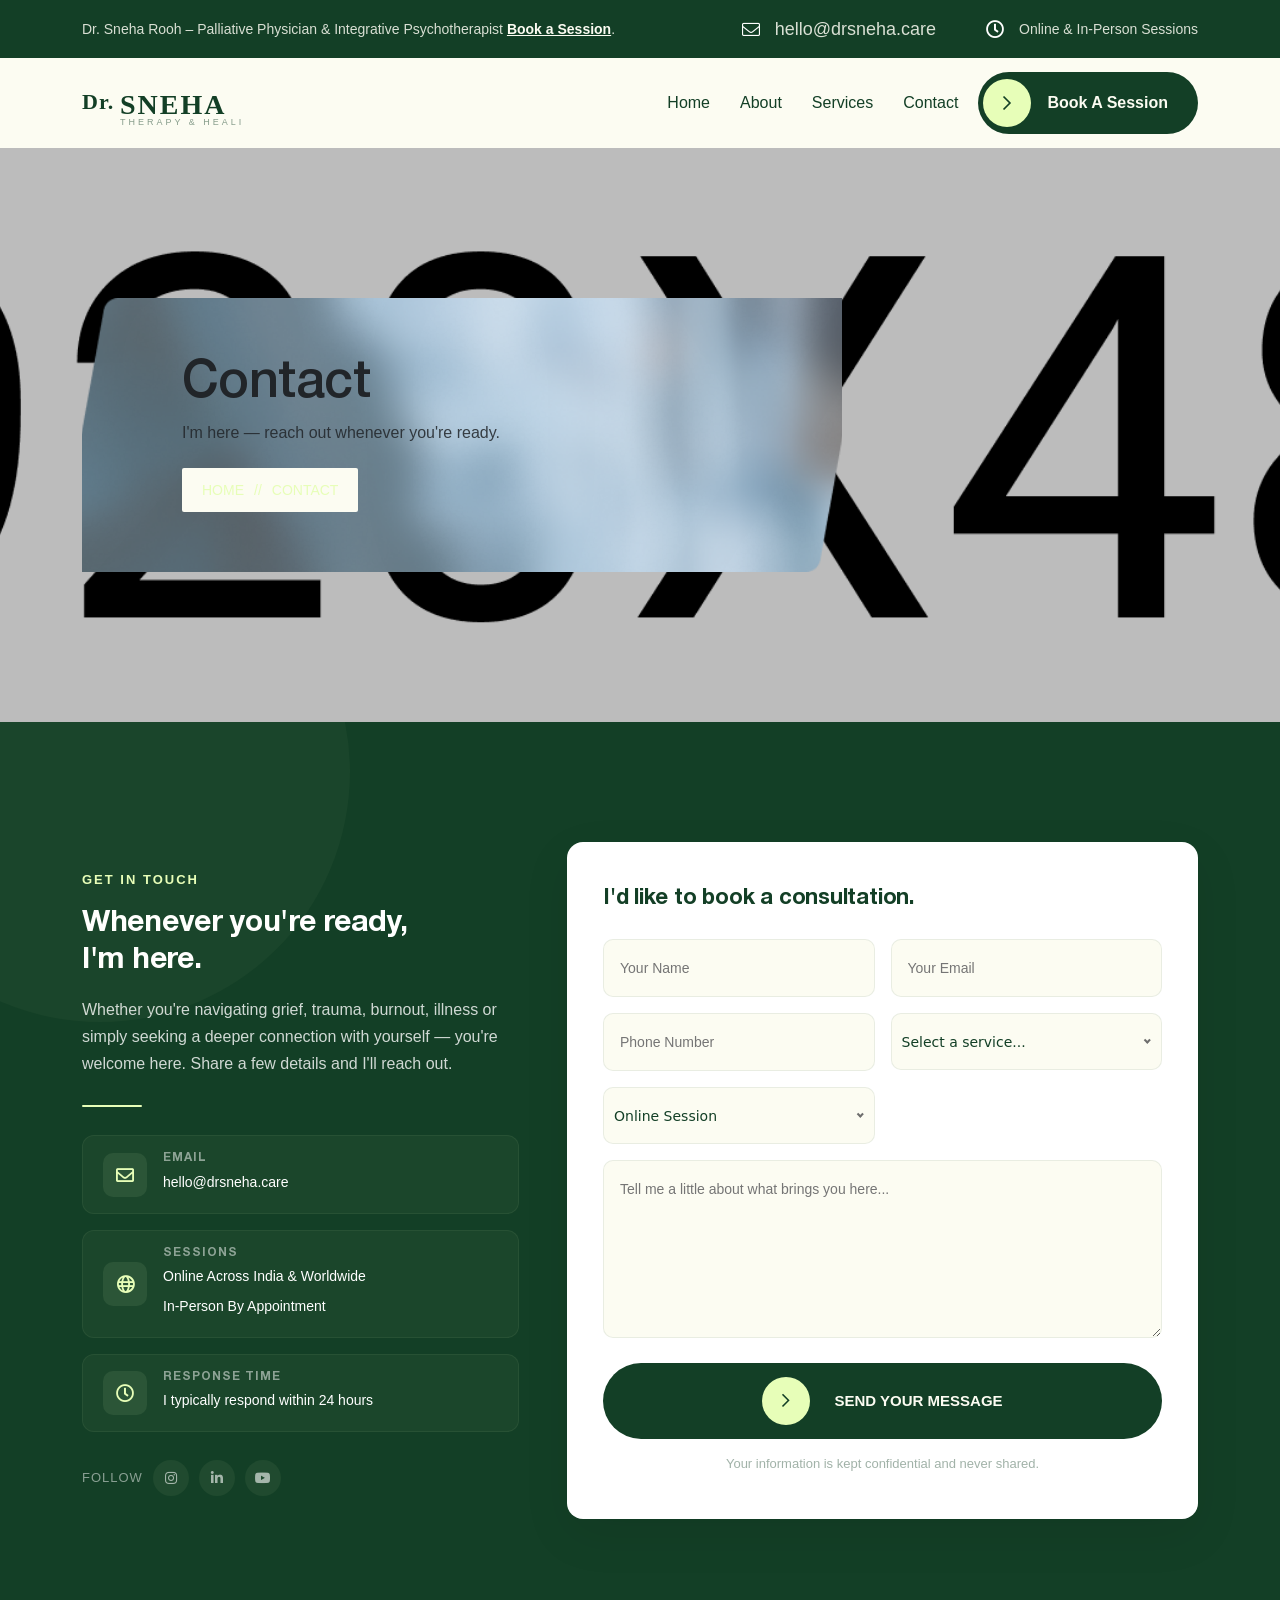
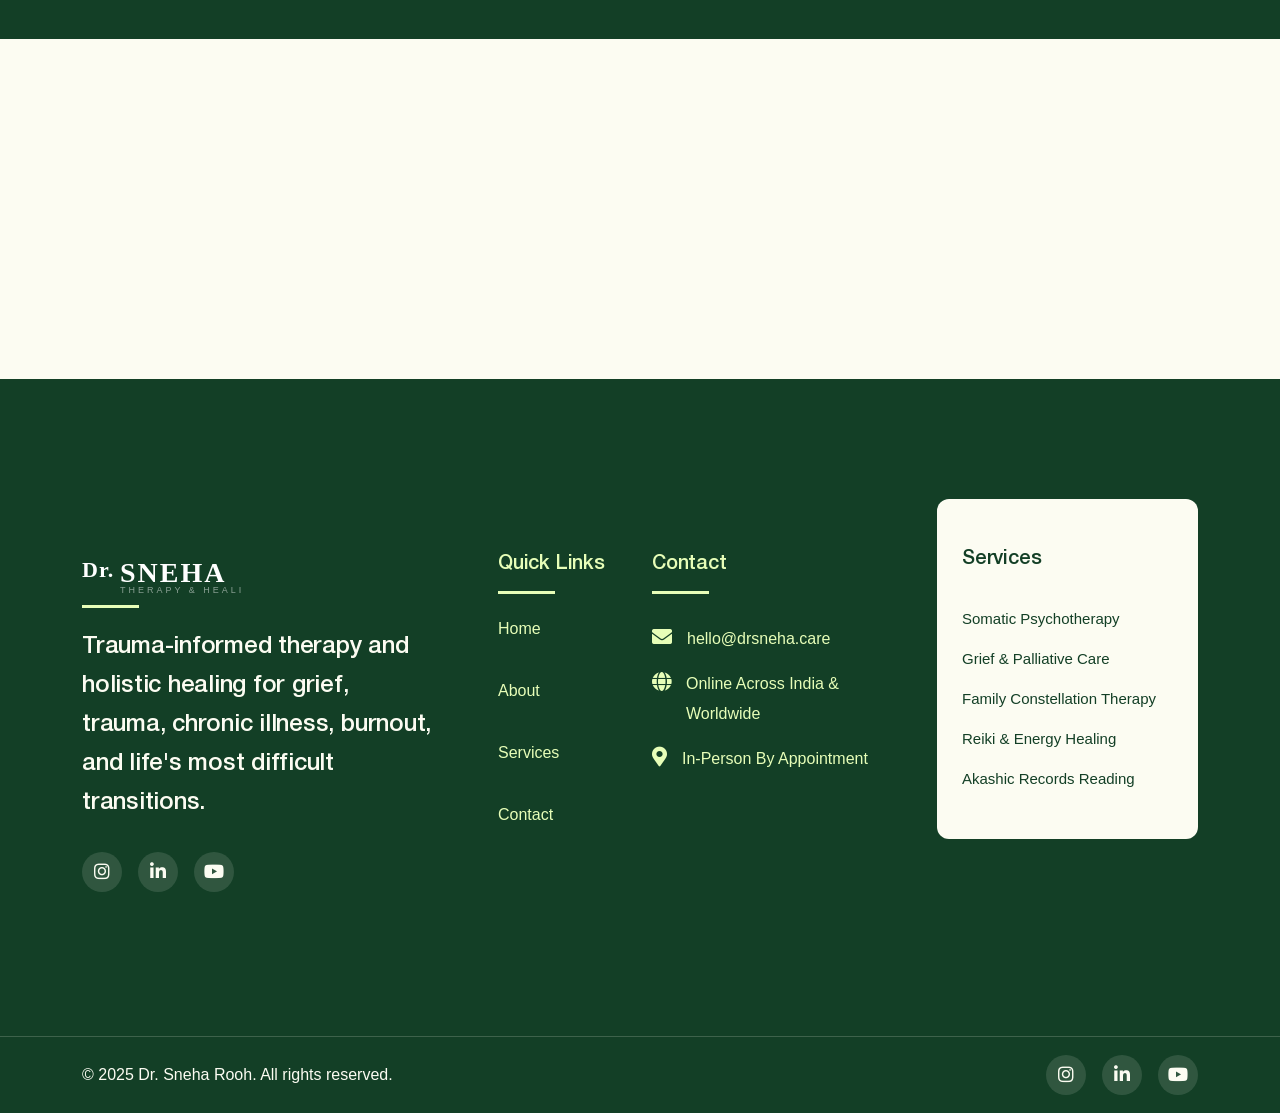
<file: contact.html>
<!DOCTYPE html>
<html lang="en">
    <!--<< Header Area >>-->
    <head>
        <!-- ========== Meta Tags ========== -->
        <meta charset="UTF-8">
        <meta http-equiv="X-UA-Compatible" content="IE=edge">
        <meta name="viewport" content="width=device-width, initial-scale=1">
<meta name="author" content="Dr. Sneha Rooh">
<meta name="description" content="Book a therapy session with Dr. Sneha Rooh. Online and in-person sessions for grief, trauma, burnout, chronic illness and more.">
<!-- ======== Page title ============ -->
<title>Contact | Dr. Sneha Rooh</title>
        <!--<< Favicon >>-->
        <link rel="shortcut icon" href="assets/img/favicon.svg">
        <!--<< Bootstrap min.css >>-->
        <link rel="stylesheet" href="assets/css/bootstrap.min.css">
        <!--<< Font Awesome.css >>-->
        <link rel="stylesheet" href="assets/css/font-awesome.css">
        <!--<< Animate.css >>-->
        <link rel="stylesheet" href="assets/css/animate.css">
        <!--<< Magnific Popup.css >>-->
        <link rel="stylesheet" href="assets/css/magnific-popup.css">
        <!--<< MeanMenu.css >>-->
        <link rel="stylesheet" href="assets/css/meanmenu.css">
        <!--<< Odometer.css >>-->
        <link rel="stylesheet" href="assets/css/odometer.css">
        <!--<< Swiper Bundle.css >>-->
        <link rel="stylesheet" href="assets/css/swiper-bundle.min.css">
        <!--<< Nice Select.css >>-->
        <link rel="stylesheet" href="assets/css/nice-select.css">
        <!--<< Main.css >>-->
        <link rel="stylesheet" href="assets/css/main.css">
    <style>
        :root {
            --cnt-green: #133F26;
            --cnt-accent: #E7FEB8;
            --cnt-cream: #FCFCF2;
            --cnt-text: #133F26;
        }

        .section-padding-custom {
            padding: 80px 0;
        }

        .contact-page-section {
            position: relative;
            overflow: hidden;
        }
        .contact-page-section::before {
            content: '';
            position: absolute;
            top: -200px;
            left: -150px;
            width: 500px;
            height: 500px;
            border-radius: 50%;
            background: rgba(231,254,184,0.03);
            pointer-events: none;
        }

        .contact-info-wrap .contact-subtitle {
            font-size: 13px;
            font-weight: 600;
            color: var(--cnt-accent);
            letter-spacing: 2px;
            text-transform: uppercase;
            display: block;
            margin-bottom: 10px;
        }
        .contact-info-wrap .contact-heading {
            font-size: 30px;
            font-weight: 700;
            color: #fff;
            line-height: 1.25;
            margin-bottom: 16px;
        }
        .contact-info-wrap .contact-desc {
            font-size: 16px;
            line-height: 1.7;
            color: rgba(255,255,255,0.8);
            margin-bottom: 28px;
        }
        .contact-info-wrap .contact-divider {
            width: 60px;
            height: 2px;
            background: var(--cnt-accent);
            margin-bottom: 28px;
            border-radius: 2px;
        }

        .contact-info-wrap .contact-card-list {
            display: flex;
            flex-direction: column;
            gap: 16px;
        }
        .contact-info-wrap .contact-card-item {
            display: flex;
            align-items: center;
            gap: 16px;
            background: rgba(231,254,184,0.04);
            border: 1px solid rgba(231,254,184,0.06);
            border-radius: 12px;
            padding: 16px 20px;
        }
        .contact-info-wrap .contact-card-icon {
            width: 44px;
            height: 44px;
            border-radius: 10px;
            background: rgba(231,254,184,0.08);
            display: flex;
            align-items: center;
            justify-content: center;
            font-size: 18px;
            color: var(--cnt-accent);
            flex-shrink: 0;
        }
        .contact-info-wrap .contact-card-item h6 {
            font-size: 12px;
            color: rgba(255,255,255,0.5);
            text-transform: uppercase;
            letter-spacing: 1px;
            margin-bottom: 2px;
        }
        .contact-info-wrap .contact-card-item p,
        .contact-info-wrap .contact-card-item a {
            font-size: 14px;
            color: #fff;
            margin: 0;
        }
        .contact-info-wrap .contact-card-item a:hover {
            color: var(--cnt-accent);
        }

        .contact-form-wrap {
            background: #fff;
            border-radius: 16px;
            padding: 40px 36px;
            box-shadow: 0 16px 48px rgba(0,0,0,0.08);
        }
        .contact-form-wrap .form-title {
            font-size: 22px;
            font-weight: 700;
            color: var(--cnt-green);
            margin-bottom: 24px;
        }
        .contact-form-wrap .cnt-field input,
        .contact-form-wrap .cnt-field textarea,
        .contact-form-wrap .cnt-field select {
            width: 100%;
            border: 1px solid rgba(19,63,38,0.08);
            border-radius: 10px;
            padding: 13px 16px;
            font-size: 14px;
            color: var(--cnt-text);
            background: var(--cnt-cream);
            transition: all 0.3s ease;
        }
        .contact-form-wrap .cnt-field input:focus,
        .contact-form-wrap .cnt-field textarea:focus,
        .contact-form-wrap .cnt-field select:focus {
            outline: none;
            border-color: var(--cnt-green);
            box-shadow: 0 0 0 3px rgba(231,254,184,0.15);
        }
        .contact-form-wrap .cnt-field textarea {
            resize: vertical;
            min-height: 120px;
        }
        .contact-form-wrap .cnt-field .nice-select {
            width: 100% !important;
            border: 1px solid rgba(19,63,38,0.08) !important;
            border-radius: 10px !important;
            background: var(--cnt-cream) !important;
        }
        .contact-form-wrap .cnt-field .nice-select .current {
            font-size: 14px;
            color: var(--cnt-text);
        }
        .contact-form-wrap .submit-btn {
            width: 100%;
            justify-content: center;
            padding: 14px 28px;
            font-size: 15px;
        }
        .contact-form-wrap .submit-note {
            font-size: 13px;
            color: rgba(19,63,38,0.4);
            text-align: center;
            margin-top: 10px;
            margin-bottom: 0;
        }

        .contact-social-row {
            display: flex;
            align-items: center;
            gap: 10px;
            margin-top: 28px;
        }
        .contact-social-row span {
            font-size: 13px;
            color: rgba(255,255,255,0.5);
            letter-spacing: 1px;
            text-transform: uppercase;
        }
        .contact-social-row a {
            width: 36px;
            height: 36px;
            border-radius: 50%;
            background: rgba(231,254,184,0.06);
            display: flex;
            align-items: center;
            justify-content: center;
            color: rgba(255,255,255,0.6);
            font-size: 14px;
            transition: all 0.3s ease;
        }
        .contact-social-row a:hover {
            background: var(--cnt-accent);
            color: var(--cnt-green);
        }

        .map-section-custom {
            width: 100%;
            overflow: hidden;
        }
        .map-section-custom .map-frame {
            width: 100%;
            height: 340px;
            position: relative;
        }
        .map-section-custom .map-frame iframe {
            width: 100%;
            height: 100%;
            display: block;
            filter: grayscale(0.4) sepia(0.05) hue-rotate(100deg) saturate(0.3);
            transition: filter 0.5s ease;
        }
        .map-section-custom .map-frame iframe:hover {
            filter: grayscale(0) sepia(0) hue-rotate(0deg) saturate(1);
        }

        @media (max-width: 768px) {
            .section-padding-custom { padding: 50px 0; }
            .contact-info-wrap .contact-heading { font-size: 24px; }
            .contact-form-wrap { padding: 28px 20px; }
            .map-section-custom .map-frame { height: 240px; }
        }

        .skel-wrap {
            width: 100%;
            max-width: 1200px;
            margin: 0 auto;
            padding: 0 24px;
            display: flex;
            flex-direction: column;
            gap: 20px;
        }
        .skel-header {
            display: flex;
            align-items: center;
            gap: 24px;
            padding: 20px 0;
            border-bottom: 1px solid rgba(19,63,38,0.04);
        }
        .skel-logo {
            width: 120px;
            height: 32px;
            border-radius: 6px;
            background: linear-gradient(90deg, #e0e8dd 25%, #f0f5ee 50%, #e0e8dd 75%);
            background-size: 200% 100%;
            animation: skel-shimmer 1.5s ease infinite;
            flex-shrink: 0;
        }
        .skel-nav {
            display: flex;
            gap: 24px;
            flex: 1;
        }
        .skel-hero {
            display: flex;
            gap: 32px;
            align-items: center;
            padding: 32px 0;
        }
        .skel-hero-content {
            flex: 1;
            display: flex;
            flex-direction: column;
            gap: 14px;
        }
        .skel-block {
            border-radius: 12px;
            background: linear-gradient(90deg, #e0e8dd 25%, #f0f5ee 50%, #e0e8dd 75%);
            background-size: 200% 100%;
            animation: skel-shimmer 1.5s ease infinite;
        }
        .skel-block-lg {
            width: 200px;
            height: 180px;
            flex-shrink: 0;
        }
        .skel-body {
            display: flex;
            gap: 24px;
        }
        .skel-col {
            flex: 1;
            display: flex;
            flex-direction: column;
            gap: 20px;
        }
        .skel-card {
            border-radius: 14px;
            padding: 28px;
            background: linear-gradient(90deg, #e0e8dd 25%, #f0f5ee 50%, #e0e8dd 75%);
            background-size: 200% 100%;
            animation: skel-shimmer 1.5s ease infinite;
            min-height: 120px;
        }
        .skel-footer {
            padding: 24px 0;
            border-top: 1px solid rgba(19,63,38,0.04);
        }
        .skel-line {
            height: 14px;
            border-radius: 6px;
            background: linear-gradient(90deg, #e0e8dd 25%, #f0f5ee 50%, #e0e8dd 75%);
            background-size: 200% 100%;
            animation: skel-shimmer 1.5s ease infinite;
        }
        .w-20 { width: 20%; }
        .w-30 { width: 30%; }
        .w-40 { width: 40%; }
        .w-50 { width: 50%; }
        .w-60 { width: 60%; }
        .w-70 { width: 70%; }
        .w-80 { width: 80%; }

        @keyframes skel-shimmer {
            0% { background-position: 200% 0; }
            100% { background-position: -200% 0; }
        }

        .preloader {
            align-items: flex-start;
            padding: 40px 0;
            background: var(--cnt-cream);
        }
        .preloader .animation-preloader,
        .preloader .loader {
            display: none;
        }
        h1, h2, h3, h4, h5, h6 {
            font-family: "Helvetica Neue", Helvetica, Arial, sans-serif;
            font-weight: 700;
            letter-spacing: -0.01em;
        }
        h2, h4, h6 {
            font-weight: 600;
        }
        .breadcrumb-wrapper h1 {
            font-family: "Helvetica Neue", Helvetica, Arial, sans-serif;
            font-weight: 700;
        }
        img {
            max-width: 100%;
            height: auto;
        }
        .theme-btn:not(.small-btn):not(.book-submit):not(.submit-btn) {
            position: relative;
            overflow: hidden;
            display: inline-flex;
            align-items: center;
            gap: 16px;
            padding-left: 5px !important;
            padding-right: 30px !important;
        }
        .theme-btn:not(.small-btn):not(.book-submit):not(.submit-btn):hover {
            background: var(--header) !important;
            background-color: var(--header) !important;
            color: var(--white) !important;
        }
        .theme-btn:not(.small-btn):not(.book-submit):not(.submit-btn) i {
            flex-shrink: 0;
            margin-right: 0 !important;
            position: relative;
            z-index: 2;
            transition: transform 0.65s cubic-bezier(0.34, 1.56, 0.64, 1), rotate 0.5s ease;
            will-change: transform;
        }
        .theme-btn:not(.small-btn):not(.book-submit):not(.submit-btn):hover i {
            background-color: var(--theme-color) !important;
            color: var(--black) !important;
            transform: translateX(var(--slide-dist, 140px)) rotate(20deg);
        }
        .theme-btn:not(.small-btn):not(.book-submit):not(.submit-btn) .btn-text {
            display: inline-block;
            transition: transform 0.65s cubic-bezier(0.34, 1.56, 0.64, 1);
        }
        .theme-btn:not(.small-btn):not(.book-submit):not(.submit-btn):hover .btn-text {
            transform: translateX(-33px);
        }
        .theme-btn:not(.small-btn):not(.book-submit):not(.submit-btn).btn-clicked {
            transform: scale(0.97);
            transition: transform 0.15s ease;
        }
        .footer-widget-wrapper .single-footer-widget .footer-contect li .content p,
        .footer-widget-wrapper .single-footer-widget .footer-contect li .content p a {
            color: #E7FEB8 !important;
        }
        .footer-widget-wrapper .single-footer-widget.style-bg-white ul li a {
            color: #133F26 !important;
        }
        @media (max-width: 768px) {
            .breadcrumb-wrapper p { max-width: 100%; }
        }
        @media (max-width: 991px) {
            .section-padding-custom { padding: 60px 0; }
            .contact-info-wrap .contact-heading { font-size: 26px; }
        }
    </style>

    </head>
    <body>

         <!-- Preloader Start -->
        <div id="preloader" class="preloader">
            <div class="skel-wrap">
                <div class="skel-header">
                    <div class="skel-logo"></div>
                    <div class="skel-nav">
                        <div class="skel-line w-20"></div>
                        <div class="skel-line w-20"></div>
                        <div class="skel-line w-20"></div>
                        <div class="skel-line w-20"></div>
                    </div>
                </div>
                <div class="skel-body">
                    <div class="skel-col">
                        <div class="skel-card"></div>
                    </div>
                    <div class="skel-col">
                        <div class="skel-card"></div>
                    </div>
                </div>
                <div class="skel-footer">
                    <div class="skel-line w-50"></div>
                </div>
            </div>
        </div>

        <!-- Back To Top start -->
        <button id="back-top" class="back-to-top">
            <i class="fas fa-long-arrow-up"></i>
        </button>

        <!-- Offcanvas Area Start -->
        <div class="fix-area">
            <div class="offcanvas__info">
                <div class="offcanvas__wrapper">
                    <div class="offcanvas__content">
                        <div class="offcanvas__top mb-5 d-flex justify-content-between align-items-center">
                            <div class="offcanvas__logo">
                                <a href="index.html">
                                    <img src="assets/img/logo/black-logo.svg" alt="Dr. Sneha Rooh">
                                </a>
                            </div>
                            <div class="offcanvas__close">
                                <button>
                                <i class="fas fa-times"></i>
                                </button>
                            </div>
                        </div>
                        <h3 class="offcanvas-title">Welcome.</h3>
                        <p>Trauma-informed therapy and holistic healing <br> for grief, trauma, chronic illness and burnout.</p>
                        <div class="mobile-menu fix mt-3"></div>
                        <div class="social-icon d-flex align-items-center">
                            <a href="#" aria-label="Instagram"><i class="fab fa-instagram"></i></a>
                            <a href="#" aria-label="LinkedIn"><i class="fab fa-linkedin-in"></i></a>
                            <a href="#" aria-label="YouTube"><i class="fab fa-youtube"></i></a>
                        </div>
                        <div class="offcanvas__contact">
                            <h3>Information</h3>
                            <ul class="contact-list">
                                <li>
                                    <span>Email:</span>
                                    <a href="mailto:hello@drsneha.care">hello@drsneha.care</a>
                                </li>
                                <li>
                                    <span>Sessions:</span>
                                    Online Across India & Worldwide
                                </li>
                                <li>
                                    <span>In-Person:</span>
                                    By Appointment
                                </li>
                            </ul>
                        </div>
                        <a href="contact.html" class="theme-btn">
                            <i class="far fa-chevron-right"></i>
                            Book a Session
                        </a>
                    </div>
                </div>
            </div>
        </div>
        <div class="offcanvas__overlay"></div>

        <!-- Header Top Section Start -->
         <div class="header-top-section">
            <div class="container">
                <div class="header-top-wrapper">
                    <p>
                        Dr. Sneha Rooh &ndash; Palliative Physician &amp; Integrative Psychotherapist <a href="contact.html">Book a Session</a>.
                    </p>
                    <ul class="top-list">
                        <li>
                            <i class="fal fa-envelope"></i>
                            <a href="mailto:hello@drsneha.care">hello@drsneha.care</a>
                        </li>
                        <li>
                            <i class="far fa-clock"></i>
                            <p>Online &amp; In-Person Sessions</p>
                        </li>
                    </ul>
                </div>
            </div>
         </div>

        <!-- Header Section Start -->
        <header id="header-sticky" class="header-section header-1">
            <div class="container">
                <div class="mega-menu-wrapper">
                    <div class="header-main">
                        <div class="header-left">
                            <a href="index.html" class="header-logo1">
                                <img src="assets/img/logo/black-logo.svg" alt="logo-img">
                            </a>
                        </div>
                        <div class="header-right d-flex justify-content-end align-items-center">
                            <div class="mean__menu-wrapper">
                                <div class="main-menu">
                                    <nav id="mobile-menu">
                                        <ul>
                                            <li><a href="index.html">Home</a></li>
                                            <li><a href="about.html">About</a></li>
                                            <li><a href="service.html">Services</a></li>
                                            <li class="active"><a href="contact.html">Contact</a></li>
                                        </ul>
                                    </nav>
                                </div>
                            </div>
                            <div class="header-contact-info">
                                <a href="contact.html" class="theme-btn">
                                    <i class="far fa-chevron-right"></i>
                                    Book a Session
                                </a>
                            </div>
                            <div class="header__hamburger d-xl-none my-auto">
                                <div class="sidebar__toggle">
                                    <i class="fal fa-bars"></i>
                                </div>
                            </div>
                        </div>
                    </div>
                </div>
            </div>
        </header>

        <!-- PLACEHOLDER: Search bar and cart sidebar removed -->

        <!-- Breadcrumb Section Start -->
        <div class="breadcrumb-wrapper bg-cover" style="background-image: url('assets/img/inner/breadcrumb-img.jpg');">
            <div class="container">
                <div class="page-heading">
                   <div class="breadcrumb-items-area">
                        <div class="breadcrumb-sub-title">
                             <h1 class="text-white wow fadeInUp" data-wow-delay=".3s">Contact</h1>
                             <p class="text-white wow fadeInUp mt-2" data-wow-delay=".4s" style="font-size: 16px; opacity: 0.85; max-width: 80%;">I'm here — reach out whenever you're ready.</p>
                         </div>
                         <ul class="breadcrumb-items wow fadeInUp" data-wow-delay=".5s">
                             <li>
                                 <a href="index.html">
                                 Home
                                 </a>
                             </li>
                             <li>
                                 //
                             </li>
                             <li>
                                 Contact
                             </li>
                         </ul>
                   </div>
                </div>
            </div>
        </div>

        <!-- Contact Section Start -->
<section class="contact-page-section section-padding fix" style="background: var(--cnt-green);">
    <div class="container">
        <div class="row g-5 align-items-center">
            <div class="col-lg-5">
                <div class="contact-info-wrap wow fadeInUp" data-wow-delay=".2s">
                    <span class="contact-subtitle">GET IN TOUCH</span>
                    <h2 class="contact-heading">Whenever you're ready,<br>I'm here.</h2>
                    <p class="contact-desc">Whether you're navigating grief, trauma, burnout, illness or simply seeking a deeper connection with yourself — you're welcome here. Share a few details and I'll reach out.</p>
                    <div class="contact-divider"></div>
                    <div class="contact-card-list">
                        <div class="contact-card-item">
                            <div class="contact-card-icon"><i class="far fa-envelope"></i></div>
                            <div>
                                <h6>Email</h6>
                                <a href="mailto:hello@drsneha.care">hello@drsneha.care</a>
                            </div>
                        </div>
                        <div class="contact-card-item">
                            <div class="contact-card-icon"><i class="far fa-globe"></i></div>
                            <div>
                                <h6>Sessions</h6>
                                <p>Online Across India &amp; Worldwide</p>
                                <p>In-Person By Appointment</p>
                            </div>
                        </div>
                        <div class="contact-card-item">
                            <div class="contact-card-icon"><i class="far fa-clock"></i></div>
                            <div>
                                <h6>Response Time</h6>
                                <p>I typically respond within 24 hours</p>
                            </div>
                        </div>
                    </div>
                    <div class="contact-social-row">
                        <span>Follow</span>
                        <a href="#" aria-label="Instagram"><i class="fab fa-instagram"></i></a>
                        <a href="#" aria-label="LinkedIn"><i class="fab fa-linkedin-in"></i></a>
                        <a href="#" aria-label="YouTube"><i class="fab fa-youtube"></i></a>
                    </div>
                </div>
            </div>
            <div class="col-lg-7">
                <div class="contact-form-wrap wow fadeInUp" data-wow-delay=".4s">
                    <h3 class="form-title">I'd like to book a consultation.</h3>
                    <form action="#">
                        <div class="row g-3">
                            <div class="col-lg-6">
                                <div class="cnt-field">
                                    <input type="text" name="name" placeholder="Your Name" required>
                                </div>
                            </div>
                            <div class="col-lg-6">
                                <div class="cnt-field">
                                    <input type="email" name="email" placeholder="Your Email" required>
                                </div>
                            </div>
                            <div class="col-lg-6">
                                <div class="cnt-field">
                                    <input type="text" name="phone" placeholder="Phone Number">
                                </div>
                            </div>
                            <div class="col-lg-6">
                                <div class="cnt-field">
                                    <select class="single-select w-100">
                                        <option>Select a service...</option>
                                        <option>Somatic Psychotherapy</option>
                                        <option>Grief &amp; Palliative Care</option>
                                        <option>Family Constellation Therapy</option>
                                        <option>Reiki Healing</option>
                                        <option>Akashic Records Reading</option>
                                        <option>Reiki Training</option>
                                        <option>Corporate Wellness</option>
                                        <option>Not Sure Yet</option>
                                    </select>
                                </div>
                            </div>
                            <div class="col-lg-6">
                                <div class="cnt-field">
                                    <select class="single-select w-100">
                                        <option>Online Session</option>
                                        <option>In-Person Session</option>
                                        <option>Not Sure Yet</option>
                                    </select>
                                </div>
                            </div>
                            <div class="col-lg-12">
                                <div class="cnt-field">
                                    <textarea name="message" placeholder="Tell me a little about what brings you here..." rows="5"></textarea>
                                </div>
                            </div>
                            <div class="col-lg-12">
                                <button type="submit" class="theme-btn submit-btn">
                                    <i class="far fa-chevron-right"></i>
                                    SEND YOUR MESSAGE
                                </button>
                                <p class="submit-note">Your information is kept confidential and never shared.</p>
                            </div>
                        </div>
                    </form>
                </div>
            </div>
        </div>
    </div>
</section>

        <!-- Map Section Start -->
        <div class="map-section-custom fix">
            <div class="map-frame">
                <iframe src="https://www.google.com/maps/embed?pb=!1m18!1m12!1m3!1d37825455.14811651!2d60.91942613920566!3d24.76831071524813!2m3!1f0!2f0!3f0!3m2!1i1024!2i768!4f13.1!3m3!1m2!1s0x399f1e8c5a2f1b0d%3A0x9a9b9a9b9a9b9a9b!2sIndia!5e0!3m2!1sen!2sin!4v1" style="border:0;" allowfullscreen="" loading="lazy" referrerpolicy="no-referrer-when-downgrade"></iframe>
            </div>
        </div>

        <!-- Footer Section Start -->
     <footer class="footer-section section-bg-2 fix">

            <div class="container">
                <div class="footer-widget-wrapper">
                    <div class="row">
                        <div class="col-xxl-4 col-xl-4 col-lg-4 col-md-6 col-sm-6 wow fadeInUp" data-wow-delay=".2s">
                            <div class="single-footer-widget">
                                <div class="widget-head">
                                    <!-- PLACEHOLDER: Replace with Dr. Sneha's logo -->
                                    <img src="assets/img/logo/white-logo.svg" alt="Dr. Sneha Rooh">
                                </div>
                                <div class="footer-content">
                                    <h4 class="foot-title">Trauma-informed therapy and holistic healing for grief, trauma, chronic illness, burnout, and life's most difficult transitions.</h4>
                                    <div class="social-icon d-flex align-items-center">
                                        <a href="#" aria-label="Instagram"><i class="fab fa-instagram"></i></a>
                                        <a href="#" aria-label="LinkedIn"><i class="fab fa-linkedin-in"></i></a>
                                        <a href="#" aria-label="YouTube"><i class="fab fa-youtube"></i></a>
                                    </div>
                                </div>
                            </div>
                        </div>
                        <div class="col-xxl-2 col-xl-2 col-lg-4 col-md-6 ps-lg-5 col-sm-12 wow fadeInUp" data-wow-delay=".4s">
                            <div class="single-footer-widget">
                                <div class="widget-head">
                                     <h3 style="color: var(--theme-color);">Quick Links</h3>
                                </div>
                                <ul class="list-area">
                                    <li>
                                        <a href="index.html" style="color: var(--theme-color);">Home</a>
                                    </li>
                                    <li>
                                        <a href="about.html" style="color: var(--theme-color);">About</a>
                                    </li>
                                    <li>
                                        <a href="service.html" style="color: var(--theme-color);">Services</a>
                                    </li>
                                    <li>
                                        <a href="contact.html" style="color: var(--theme-color);">Contact</a>
                                    </li>
                                </ul>
                            </div>
                        </div>
                        <div class="col-xxl-3 col-xl-3 col-lg-4 col-md-6 ps-xxl-5 wow fadeInUp" data-wow-delay=".6s">
                            <div class="single-footer-widget">
                                <div class="widget-head">
                                    <h3 style="color: var(--theme-color);">Contact</h3>
                                </div>
                                <div class="footer-content">
                                    <ul class="footer-contect">
                                        <li>
                                            <div class="icon">
                                                <i class="fas fa-envelope"></i>
                                            </div>
                                            <div class="content">
                                                <p style="color: #E7FEB8 !important;"><a href="mailto:hello@drsneha.care" style="color: #E7FEB8 !important;">hello@drsneha.care</a></p>
                                            </div>
                                        </li>
                                        <li>
                                            <div class="icon">
                                            <i class="fas fa-globe"></i>
                                            </div>
                                            <div class="content">
                                                <p style="color: #E7FEB8 !important;">Online Across India &amp; Worldwide</p>
                                            </div>
                                        </li>
                                        <li>
                                            <div class="icon">
                                            <i class="fas fa-map-marker-alt"></i>
                                            </div>
                                            <div class="content">
                                                <p style="color: #E7FEB8 !important;">In-Person By Appointment</p>
                                            </div>
                                        </li>
                                    </ul>
                                </div>
                            </div>
                        </div>
                         <div class="col-xxl-3 col-xl-3 col-lg-4 col-md-6 col-sm-12 wow fadeInUp" data-wow-delay=".8s">
                            <div class="single-footer-widget style-bg-white">
                                <div class="widget-head">
                                    <h3>Services</h3>
                                </div>
                                <div class="footer-content">
                                    <ul class="list-area">
                                        <li><a href="service.html" style="color: #133F26 !important;">Somatic Psychotherapy</a></li>
                                        <li><a href="service.html" style="color: #133F26 !important;">Grief &amp; Palliative Care</a></li>
                                        <li><a href="service.html" style="color: #133F26 !important;">Family Constellation Therapy</a></li>
                                        <li><a href="service.html" style="color: #133F26 !important;">Reiki &amp; Energy Healing</a></li>
                                        <li><a href="service.html" style="color: #133F26 !important;">Akashic Records Reading</a></li>
                                    </ul>
                                </div>
                            </div>
                        </div>
                    </div>

                </div>
            </div>
            <div class="footer-bottom mt-4 wow fadeInUp">
                <div class="container">
                    <div class="footer-bottom-wrapper">
                        <p>&copy; 2025 Dr. Sneha Rooh. All rights reserved.</p>
                        <div class="social-icon d-flex align-items-center">
                            <a href="#" aria-label="Instagram"><i class="fab fa-instagram"></i></a>
                            <a href="#" aria-label="LinkedIn"><i class="fab fa-linkedin-in"></i></a>
                            <a href="#" aria-label="YouTube"><i class="fab fa-youtube"></i></a>
                        </div>
                    </div>
                </div>
            </div>
        </footer>

        <!--<< All JS Plugins >>-->
        <script src="assets/js/jquery-3.7.1.min.js"></script>
        <!--<< Bootstrap Js >>-->
        <script src="assets/js/bootstrap.bundle.min.js"></script>
        <!--<< Nice Select Js >>-->
        <script src="assets/js/jquery.nice-select.min.js"></script>
        <!--<< Odometer Js >>-->
        <script src="assets/js/odometer.min.js"></script>
        <!--<< Appear Js >>-->
        <script src="assets/js/jquery.appear.min.js"></script>
        <!--<< Swiper Slider Js >>-->
        <script src="assets/js/swiper-bundle.min.js"></script>
        <!--<< MeanMenu Js >>-->
        <script src="assets/js/jquery.meanmenu.min.js"></script>
        <!--<< Magnific Popup Js >>-->
        <script src="assets/js/jquery.magnific-popup.min.js"></script>
        <!--<< Wow Animation Js >>-->
        <script src="assets/js/wow.min.js"></script>
        <!--<< Gsap Animation Js >>-->
        <script src="assets/js/gsap.min.js"></script>
        <!--<< ScrollTrigger Js >>-->
        <script src="assets/js/ScrollTrigger.min.js"></script>
        <!--<< SplitText Js >>-->
        <script src="assets/js/SplitText.min.js"></script>
        <!--<< splitType Js >>-->
        <script src="assets/js/splitType.js"></script>
        <!--<< Ajax Js >>-->
        <script src="assets/js/ajax-mail.js"></script>
        <!--<< Main.js >>-->
        <script src="assets/js/main.js"></script>
    </body>
</html>
</file>
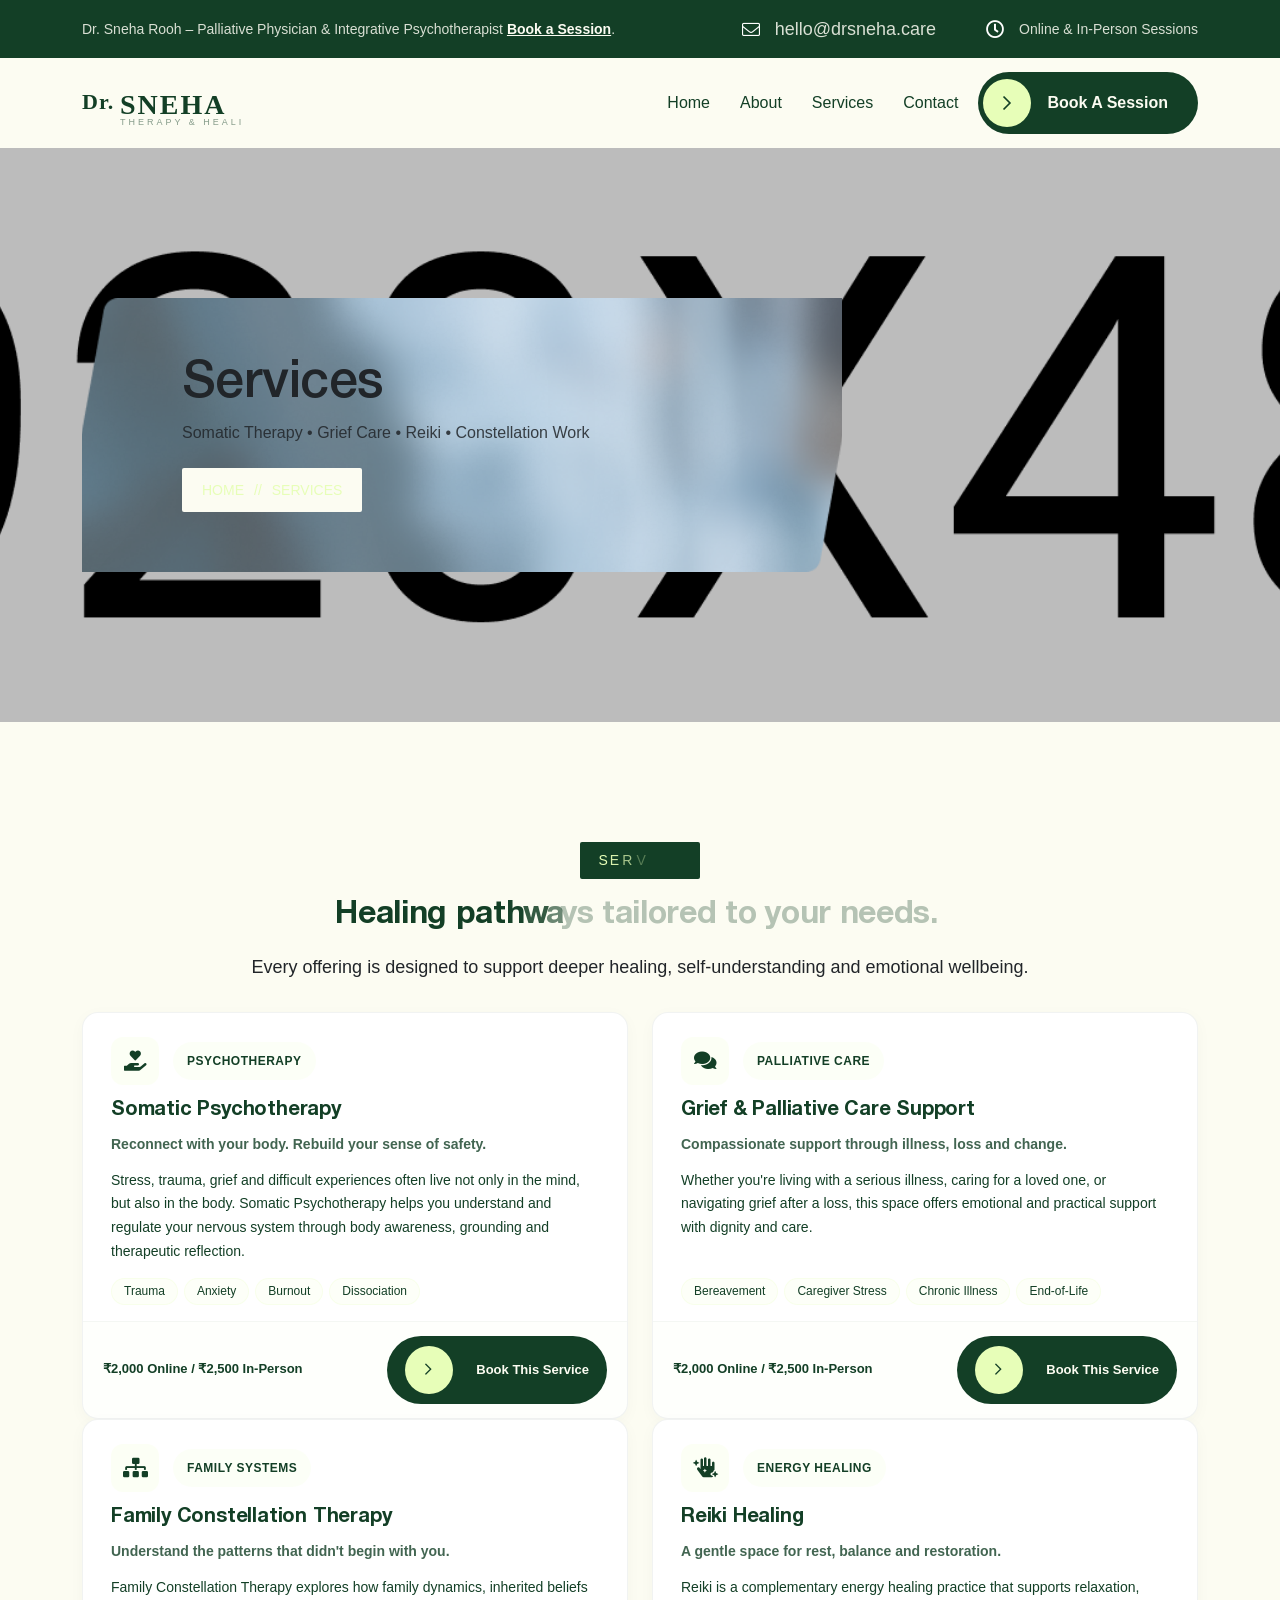
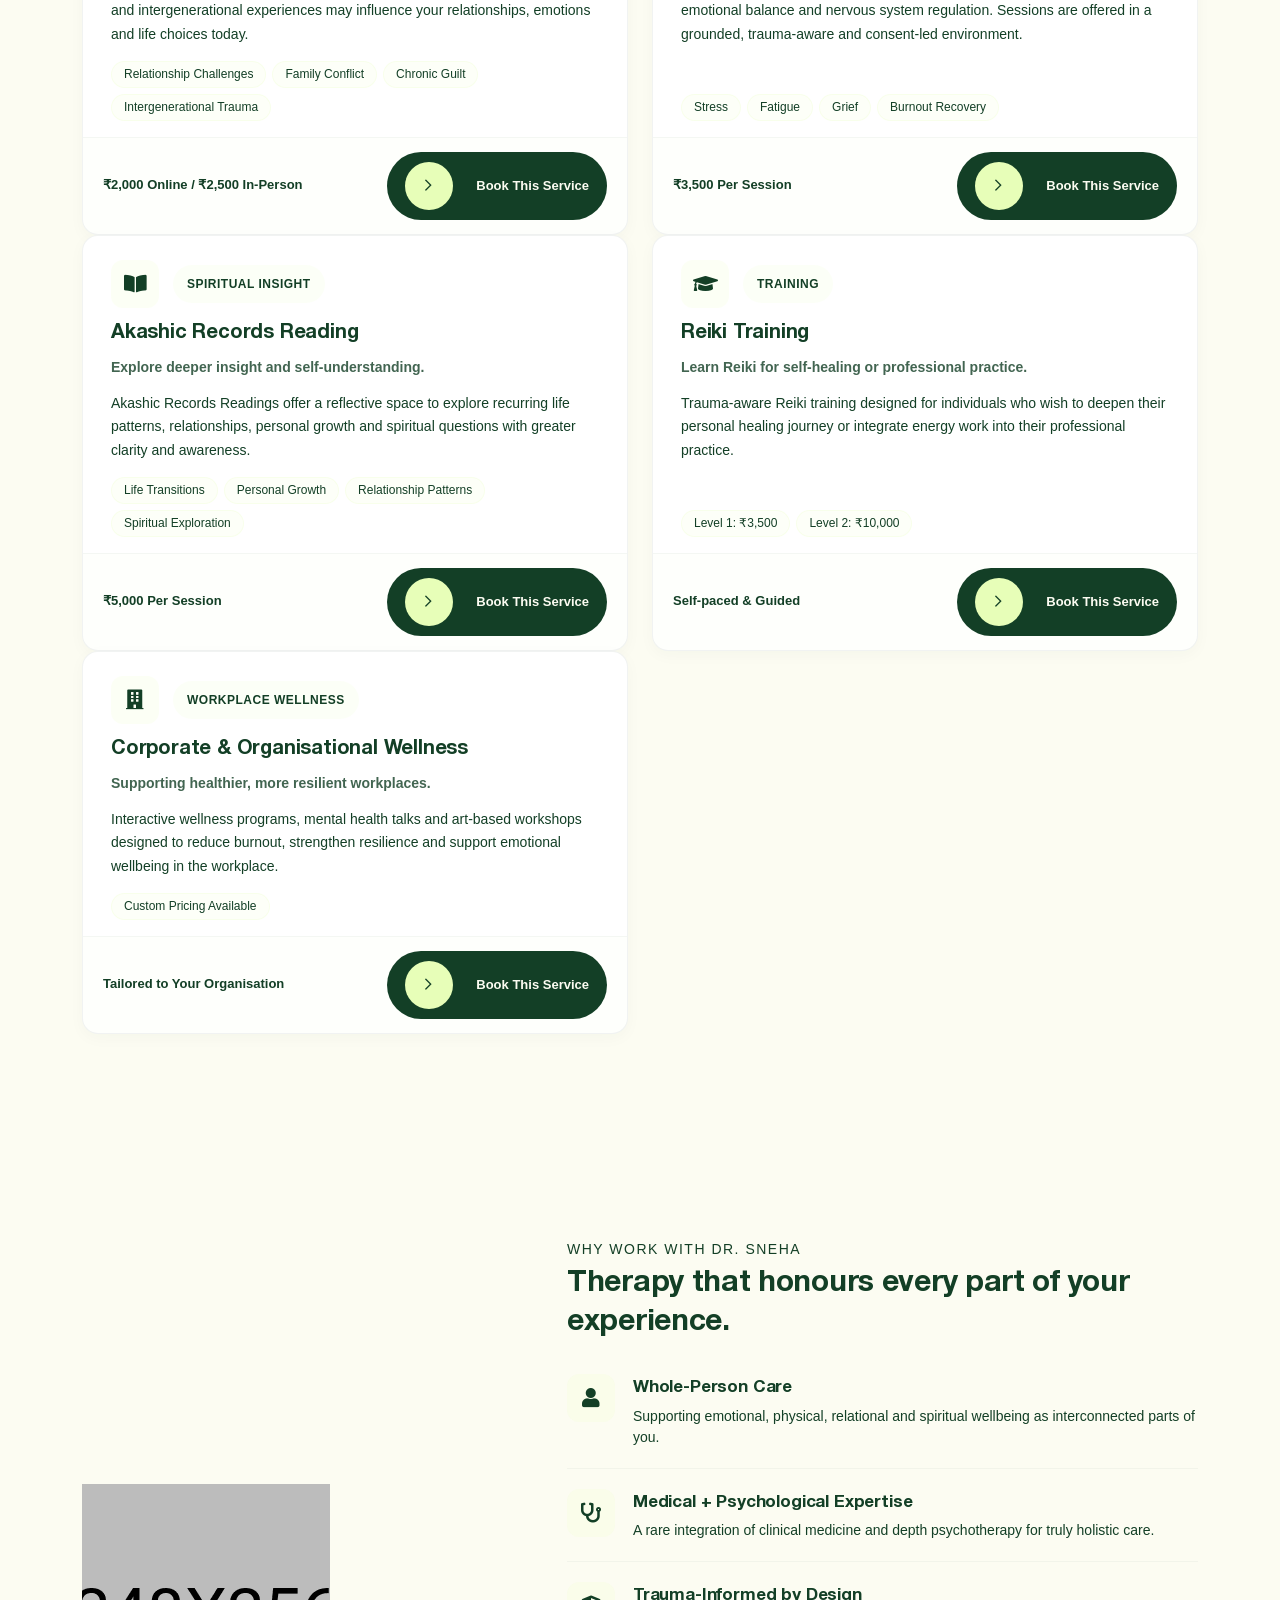
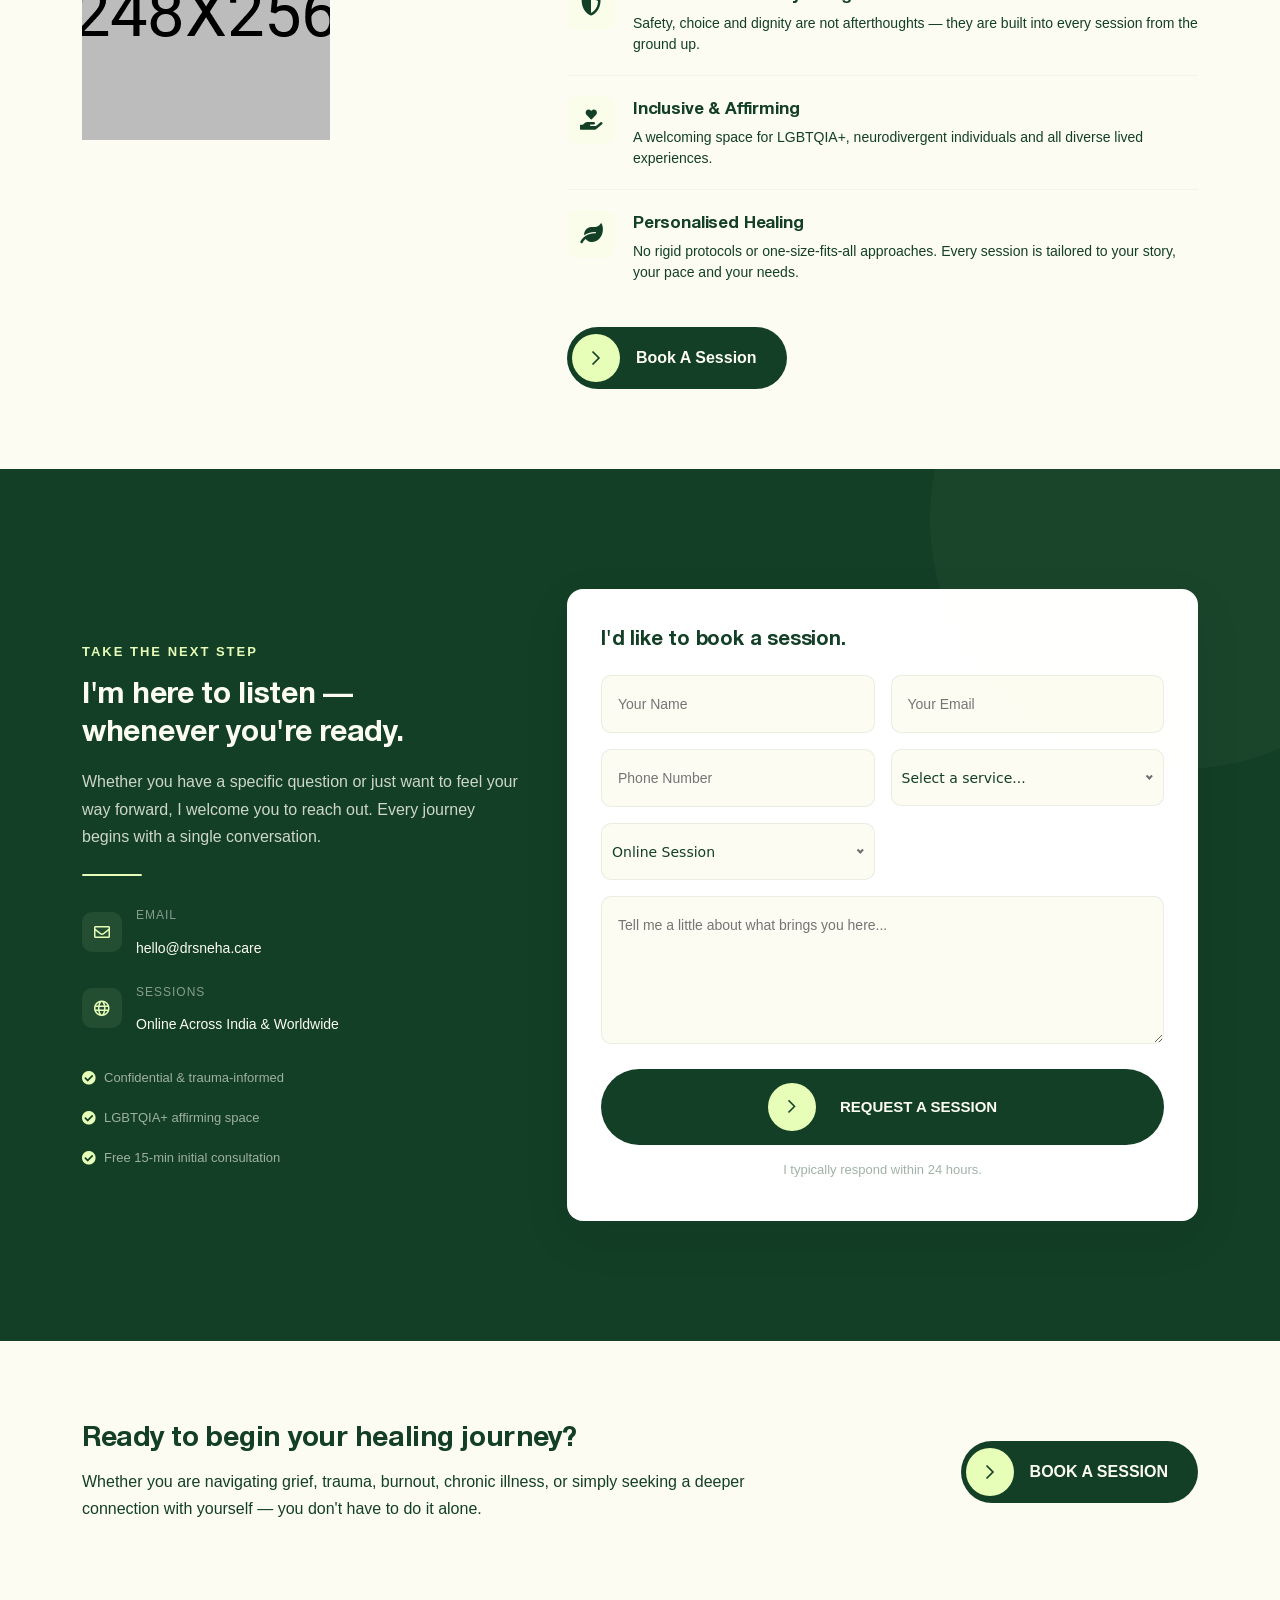
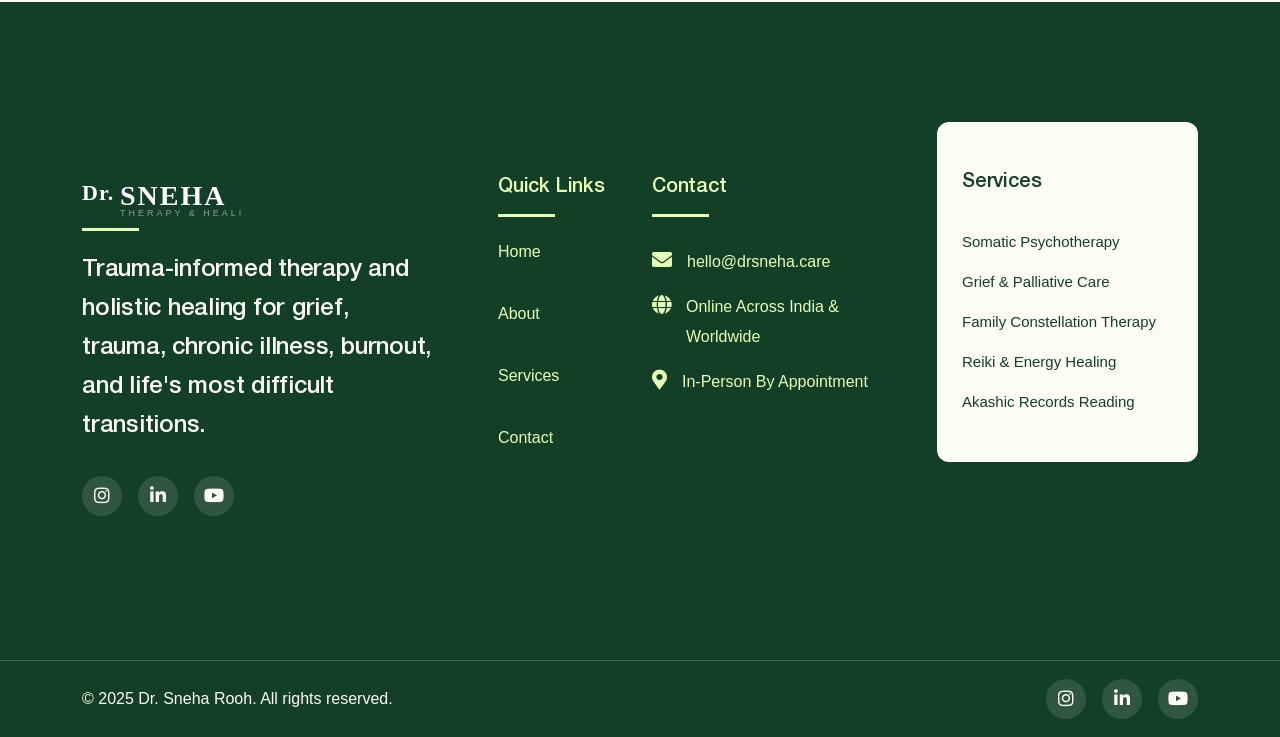
<file: service.html>
<!DOCTYPE html>
<html lang="en">
    <!--<< Header Area >>-->
    <head>
        <!-- ========== Meta Tags ========== -->
        <meta charset="UTF-8">
        <meta http-equiv="X-UA-Compatible" content="IE=edge">
        <meta name="viewport" content="width=device-width, initial-scale=1">
        <meta name="author" content="Dr. Sneha Rooh">
        <meta name="description" content="Therapy services by Dr. Sneha Rooh - Somatic Psychotherapy, Grief & Palliative Care, Family Constellation Therapy, Reiki Healing, Akashic Records, Reiki Training, Corporate Wellness.">
        <!-- ======== Page title ============ -->
        <title>Services | Dr. Sneha Rooh</title>
        <!--<< Favicon >>-->
        <link rel="shortcut icon" href="assets/img/favicon.svg">
        <!--<< Bootstrap min.css >>-->
        <link rel="stylesheet" href="assets/css/bootstrap.min.css">
        <!--<< Font Awesome.css >>-->
        <link rel="stylesheet" href="assets/css/font-awesome.css">
        <!--<< Animate.css >>-->
        <link rel="stylesheet" href="assets/css/animate.css">
        <!--<< Magnific Popup.css >>-->
        <link rel="stylesheet" href="assets/css/magnific-popup.css">
        <!--<< MeanMenu.css >>-->
        <link rel="stylesheet" href="assets/css/meanmenu.css">
        <!--<< Odometer.css >>-->
        <link rel="stylesheet" href="assets/css/odometer.css">
        <!--<< Swiper Bundle.css >>-->
        <link rel="stylesheet" href="assets/css/swiper-bundle.min.css">
        <!--<< Nice Select.css >>-->
        <link rel="stylesheet" href="assets/css/nice-select.css">
        <!--<< Main.css >>-->
        <link rel="stylesheet" href="assets/css/main.css">
    <style>
        :root {
            --serv-green: #133F26;
            --serv-accent: #E7FEB8;
            --serv-cream: #FCFCF2;
            --serv-text: #133F26;
        }

        .section-padding-custom {
            padding: 80px 0;
        }

        .serv-card {
            background: #fff;
            border: 1px solid rgba(19,63,38,0.06);
            border-radius: 16px;
            padding: 0;
            height: 100%;
            transition: all 0.3s ease;
            box-shadow: 0 4px 16px rgba(19,63,38,0.03);
            display: flex;
            flex-direction: column;
            overflow: hidden;
        }
        .serv-card:hover {
            transform: translateY(-4px);
            box-shadow: 0 12px 36px rgba(231,254,184,0.12);
            border-color: var(--serv-accent);
        }
        .serv-card-top {
            display: flex;
            align-items: center;
            gap: 14px;
            padding: 24px 28px 0;
            margin-bottom: 12px;
        }
        .serv-card .serv-icon {
            width: 48px;
            height: 48px;
            border-radius: 12px;
            background: rgba(231,254,184,0.15);
            display: flex;
            align-items: center;
            justify-content: center;
            font-size: 20px;
            color: var(--serv-green);
            flex-shrink: 0;
            transition: all 0.3s ease;
        }
        .serv-card:hover .serv-icon {
            background: var(--serv-green);
            color: var(--serv-cream);
        }
        .serv-card .serv-cat {
            font-size: 12px;
            font-weight: 600;
            color: var(--serv-green);
            background: rgba(231,254,184,0.12);
            padding: 4px 14px;
            border-radius: 20px;
            letter-spacing: 0.5px;
            text-transform: uppercase;
        }
        .serv-card h3 {
            font-size: 20px;
            font-weight: 700;
            color: var(--serv-green);
            padding: 0 28px;
            margin-bottom: 6px;
            line-height: 1.3;
        }
        .serv-card .serv-sub {
            font-size: 14px;
            font-weight: 600;
            color: var(--serv-green);
            padding: 0 28px;
            margin-bottom: 10px;
            opacity: 0.8;
        }
        .serv-card .serv-body {
            font-size: 14px;
            line-height: 1.7;
            color: var(--serv-text);
            padding: 0 28px;
            margin-bottom: 14px;
            flex: 1;
        }
        .serv-card .serv-tags {
            display: flex;
            flex-wrap: wrap;
            gap: 6px;
            padding: 0 28px;
            margin-bottom: 16px;
        }
        .serv-card .serv-tags span {
            font-size: 12px;
            font-weight: 500;
            color: var(--serv-green);
            background: rgba(231,254,184,0.1);
            border: 1px solid rgba(231,254,184,0.2);
            padding: 4px 12px;
            border-radius: 20px;
            line-height: 1.4;
        }
        .serv-card .serv-foot {
            display: flex;
            align-items: center;
            justify-content: space-between;
            gap: 8px;
            padding: 14px 20px;
            border-top: 1px solid rgba(19,63,38,0.04);
            background: rgba(231,254,184,0.04);
            flex-wrap: wrap;
        }
        .serv-card .serv-fee {
            font-size: 13px;
            font-weight: 700;
            color: var(--serv-green);
            white-space: normal;
            line-height: 1.3;
        }
        .serv-card .theme-btn.small-btn {
            padding: 10px 18px;
            font-size: 13px;
            flex-shrink: 0;
        }
        @media (max-width: 400px) {
            .serv-card .serv-foot {
                flex-direction: column;
                align-items: stretch;
                gap: 10px;
            }
            .serv-card .theme-btn.small-btn {
                text-align: center;
            }
        }

        .cta-banner h2 {
            font-size: 28px;
            font-weight: 700;
            color: var(--serv-green);
            margin-bottom: 10px;
        }
        .cta-banner p {
            font-size: 16px;
            line-height: 1.7;
            color: var(--serv-text);
            margin: 0;
        }

        .section-title .tx-subTitle {
            font-size: 14px;
            font-weight: 500;
            letter-spacing: 1.5px;
        }
        .section-title .sec_title {
            font-size: 32px;
            font-weight: 700;
            line-height: 1.3;
        }

        .book-service-section {
            background: var(--serv-green);
            position: relative;
            overflow: hidden;
        }
        .book-service-section::before {
            content: '';
            position: absolute;
            top: -200px;
            right: -150px;
            width: 500px;
            height: 500px;
            border-radius: 50%;
            background: rgba(231,254,184,0.03);
            pointer-events: none;
        }

        .book-info .book-subtitle {
            font-size: 13px;
            font-weight: 600;
            color: var(--serv-accent);
            letter-spacing: 2px;
            text-transform: uppercase;
            display: block;
            margin-bottom: 10px;
        }
        .book-info .book-heading {
            font-size: 30px;
            font-weight: 700;
            color: var(--serv-cream);
            line-height: 1.25;
            margin-bottom: 16px;
        }
        .book-info .book-desc {
            font-size: 16px;
            line-height: 1.7;
            color: rgba(252,252,242,0.8);
            margin-bottom: 24px;
        }
        .book-info .book-divider {
            width: 60px;
            height: 2px;
            background: var(--serv-accent);
            margin-bottom: 24px;
            border-radius: 2px;
        }
        .book-info .book-contact-row {
            display: flex;
            flex-direction: column;
            gap: 14px;
            margin-bottom: 24px;
        }
        .book-info .book-contact-item {
            display: flex;
            align-items: center;
            gap: 14px;
        }
        .book-info .book-contact-icon {
            width: 40px;
            height: 40px;
            border-radius: 10px;
            background: rgba(231,254,184,0.08);
            display: flex;
            align-items: center;
            justify-content: center;
            font-size: 16px;
            color: var(--serv-accent);
            flex-shrink: 0;
        }
        .book-info .book-contact-label {
            display: block;
            font-size: 12px;
            color: rgba(252,252,242,0.5);
            text-transform: uppercase;
            letter-spacing: 1px;
            margin-bottom: 2px;
        }
        .book-info .book-contact-item a,
        .book-info .book-contact-item p {
            font-size: 14px;
            color: var(--serv-cream);
            margin: 0;
        }
        .book-info .book-contact-item a:hover {
            color: var(--serv-accent);
        }
        .book-info .book-trust {
            display: flex;
            flex-direction: column;
            gap: 10px;
        }
        .book-info .book-trust span {
            font-size: 13px;
            color: rgba(252,252,242,0.6);
            display: flex;
            align-items: center;
            gap: 8px;
        }
        .book-info .book-trust span i {
            color: var(--serv-accent);
            font-size: 14px;
        }

        .book-form-wrap {
            background: #fff;
            border-radius: 16px;
            padding: 36px 34px;
            box-shadow: 0 16px 48px rgba(0,0,0,0.08);
        }
        .book-form-title {
            font-size: 20px;
            font-weight: 700;
            color: var(--serv-green);
            margin-bottom: 20px;
        }
        .book-field input,
        .book-field textarea,
        .book-field select {
            width: 100%;
            border: 1px solid rgba(19,63,38,0.08);
            border-radius: 10px;
            padding: 13px 16px;
            font-size: 14px;
            color: var(--serv-text);
            background: var(--serv-cream);
            transition: all 0.3s ease;
        }
        .book-field input:focus,
        .book-field textarea:focus,
        .book-field select:focus {
            outline: none;
            border-color: var(--serv-green);
            box-shadow: 0 0 0 3px rgba(231,254,184,0.15);
        }
        .book-field textarea {
            resize: vertical;
            min-height: 100px;
        }
        .book-field .nice-select {
            width: 100% !important;
            border: 1px solid rgba(19,63,38,0.08) !important;
            border-radius: 10px !important;
            background: var(--serv-cream) !important;
        }
        .book-field .nice-select .current {
            font-size: 14px;
            color: var(--serv-text);
        }
        .book-submit {
            width: 100%;
            justify-content: center;
            padding: 14px 28px;
            font-size: 15px;
        }
        .book-note {
            font-size: 13px;
            color: rgba(19,63,38,0.4);
            text-align: center;
            margin-top: 10px;
            margin-bottom: 0;
        }

        .why-section-about .why-item {
            display: flex;
            align-items: flex-start;
            gap: 18px;
            padding: 20px 0;
            border-bottom: 1px solid rgba(19,63,38,0.04);
        }
        .why-section-about .why-item:last-child {
            border-bottom: none;
        }
        .why-section-about .why-item .why-icon {
            width: 48px;
            height: 48px;
            border-radius: 12px;
            background: rgba(231,254,184,0.15);
            display: flex;
            align-items: center;
            justify-content: center;
            font-size: 20px;
            color: var(--serv-green);
            flex-shrink: 0;
            transition: all 0.3s ease;
        }
        .why-section-about .why-item:hover .why-icon {
            background: var(--serv-green);
            color: var(--serv-cream);
        }
        .why-section-about .why-item h5 {
            font-size: 17px;
            font-weight: 600;
            color: var(--serv-green);
            margin-bottom: 4px;
        }
        .why-section-about .why-item p {
            font-size: 14px;
            color: var(--serv-text);
            margin: 0;
            line-height: 1.5;
        }

        @media (max-width: 768px) {
            .section-padding-custom { padding: 50px 0; }
            .section-title .sec_title { font-size: 24px; }
            .cta-banner h2 { font-size: 22px; }
        }

        .skel-wrap {
            width: 100%;
            max-width: 1200px;
            margin: 0 auto;
            padding: 0 24px;
            display: flex;
            flex-direction: column;
            gap: 20px;
        }
        .skel-header {
            display: flex;
            align-items: center;
            gap: 24px;
            padding: 20px 0;
            border-bottom: 1px solid rgba(19,63,38,0.04);
        }
        .skel-logo {
            width: 120px;
            height: 32px;
            border-radius: 6px;
            background: linear-gradient(90deg, #e0e8dd 25%, #f0f5ee 50%, #e0e8dd 75%);
            background-size: 200% 100%;
            animation: skel-shimmer 1.5s ease infinite;
        }
        .skel-nav {
            display: flex;
            gap: 24px;
            flex: 1;
        }
        .skel-hero {
            display: flex;
            gap: 32px;
            align-items: center;
            padding: 32px 0;
        }
        .skel-hero-content {
            flex: 1;
            display: flex;
            flex-direction: column;
            gap: 14px;
        }
        .skel-block {
            border-radius: 12px;
            background: linear-gradient(90deg, #e0e8dd 25%, #f0f5ee 50%, #e0e8dd 75%);
            background-size: 200% 100%;
            animation: skel-shimmer 1.5s ease infinite;
        }
        .skel-block-lg {
            width: 200px;
            height: 180px;
            flex-shrink: 0;
        }
        .skel-body {
            display: flex;
            gap: 24px;
        }
        .skel-col {
            flex: 1;
            display: flex;
            flex-direction: column;
            gap: 20px;
        }
        .skel-card {
            border-radius: 14px;
            padding: 28px;
            background: linear-gradient(90deg, #e0e8dd 25%, #f0f5ee 50%, #e0e8dd 75%);
            background-size: 200% 100%;
            animation: skel-shimmer 1.5s ease infinite;
            min-height: 120px;
        }
        .skel-footer {
            padding: 24px 0;
            border-top: 1px solid rgba(19,63,38,0.04);
        }
        .skel-line {
            height: 14px;
            border-radius: 6px;
            background: linear-gradient(90deg, #e0e8dd 25%, #f0f5ee 50%, #e0e8dd 75%);
            background-size: 200% 100%;
            animation: skel-shimmer 1.5s ease infinite;
        }
        .w-20 { width: 20%; }
        .w-30 { width: 30%; }
        .w-40 { width: 40%; }
        .w-50 { width: 50%; }
        .w-60 { width: 60%; }
        .w-70 { width: 70%; }
        .w-80 { width: 80%; }

        @keyframes skel-shimmer {
            0% { background-position: 200% 0; }
            100% { background-position: -200% 0; }
        }

        .preloader {
            align-items: flex-start;
            padding: 40px 0;
            background: var(--serv-cream);
        }
        .preloader .animation-preloader,
        .preloader .loader {
            display: none;
        }
        h1, h2, h3, h4, h5, h6 {
            font-family: "Helvetica Neue", Helvetica, Arial, sans-serif;
            font-weight: 700;
            letter-spacing: -0.01em;
        }
        h2, h4, h6 {
            font-weight: 600;
        }
        .breadcrumb-wrapper h1 {
            font-family: "Helvetica Neue", Helvetica, Arial, sans-serif;
            font-weight: 700;
        }
        img {
            max-width: 100%;
            height: auto;
        }
        .theme-btn:not(.small-btn):not(.book-submit):not(.submit-btn) {
            position: relative;
            overflow: hidden;
            display: inline-flex;
            align-items: center;
            gap: 16px;
            padding-left: 5px !important;
            padding-right: 30px !important;
        }
        .theme-btn:not(.small-btn):not(.book-submit):not(.submit-btn):hover {
            background: var(--header) !important;
            background-color: var(--header) !important;
            color: var(--white) !important;
        }
        .theme-btn:not(.small-btn):not(.book-submit):not(.submit-btn) i {
            flex-shrink: 0;
            margin-right: 0 !important;
            position: relative;
            z-index: 2;
            transition: transform 0.65s cubic-bezier(0.34, 1.56, 0.64, 1), rotate 0.5s ease;
            will-change: transform;
        }
        .theme-btn:not(.small-btn):not(.book-submit):not(.submit-btn):hover i {
            background-color: var(--theme-color) !important;
            color: var(--black) !important;
            transform: translateX(var(--slide-dist, 140px)) rotate(20deg);
        }
        .theme-btn:not(.small-btn):not(.book-submit):not(.submit-btn) .btn-text {
            display: inline-block;
            transition: transform 0.65s cubic-bezier(0.34, 1.56, 0.64, 1);
        }
        .theme-btn:not(.small-btn):not(.book-submit):not(.submit-btn):hover .btn-text {
            transform: translateX(-33px);
        }
        .theme-btn:not(.small-btn):not(.book-submit):not(.submit-btn).btn-clicked {
            transform: scale(0.97);
            transition: transform 0.15s ease;
        }
        .footer-widget-wrapper .single-footer-widget .footer-contect li .content p,
        .footer-widget-wrapper .single-footer-widget .footer-contect li .content p a {
            color: #E7FEB8 !important;
        }
        .footer-widget-wrapper .single-footer-widget.style-bg-white ul li a {
            color: #133F26 !important;
        }
        @media (max-width: 768px) {
            .breadcrumb-wrapper p { max-width: 100%; }
        }
        @media (max-width: 991px) {
            .section-padding-custom { padding: 60px 0; }
            .section-title .sec_title { font-size: 26px; }
            .cta-banner h2 { font-size: 24px; }
            .cta-banner { padding: 36px 24px; }
        }
    </style>

    </head>
    <body>

         <!-- Preloader Start -->
        <div id="preloader" class="preloader">
            <div class="skel-wrap">
                <div class="skel-header">
                    <div class="skel-logo"></div>
                    <div class="skel-nav">
                        <div class="skel-line w-20"></div>
                        <div class="skel-line w-20"></div>
                        <div class="skel-line w-20"></div>
                        <div class="skel-line w-20"></div>
                    </div>
                </div>
                <div class="skel-hero">
                    <div class="skel-block skel-block-lg"></div>
                    <div class="skel-hero-content">
                        <div class="skel-line w-40"></div>
                        <div class="skel-line w-60"></div>
                        <div class="skel-line w-30"></div>
                    </div>
                </div>
                <div class="skel-body">
                    <div class="skel-col">
                        <div class="skel-card">
                            <div class="skel-line w-30"></div>
                            <div class="skel-line w-80"></div>
                            <div class="skel-line w-50"></div>
                        </div>
                        <div class="skel-card">
                            <div class="skel-line w-30"></div>
                            <div class="skel-line w-80"></div>
                            <div class="skel-line w-50"></div>
                        </div>
                    </div>
                    <div class="skel-col">
                        <div class="skel-card">
                            <div class="skel-line w-40"></div>
                            <div class="skel-line w-70"></div>
                            <div class="skel-line w-60"></div>
                        </div>
                        <div class="skel-card">
                            <div class="skel-line w-40"></div>
                            <div class="skel-line w-70"></div>
                            <div class="skel-line w-60"></div>
                        </div>
                    </div>
                </div>
                <div class="skel-footer">
                    <div class="skel-line w-50"></div>
                </div>
            </div>
        </div>

        <!-- Back To Top start -->
        <button id="back-top" class="back-to-top">
            <i class="fas fa-long-arrow-up"></i>
        </button>

        <!-- Offcanvas Area Start -->
        <div class="fix-area">
            <div class="offcanvas__info">
                <div class="offcanvas__wrapper">
                    <div class="offcanvas__content">
                        <div class="offcanvas__top mb-5 d-flex justify-content-between align-items-center">
                            <div class="offcanvas__logo">
                                <a href="index.html">
                                    <img src="assets/img/logo/black-logo.svg" alt="Dr. Sneha Rooh">
                                </a>
                            </div>
                            <div class="offcanvas__close">
                                <button>
                                <i class="fas fa-times"></i>
                                </button>
                            </div>
                        </div>
                        <h3 class="offcanvas-title">Welcome.</h3>
                        <p>Trauma-informed therapy and holistic healing <br> for grief, trauma, chronic illness and burnout.</p>
                        <div class="mobile-menu fix mt-3"></div>
                        <div class="social-icon d-flex align-items-center">
                            <a href="#" aria-label="Instagram"><i class="fab fa-instagram"></i></a>
                            <a href="#" aria-label="LinkedIn"><i class="fab fa-linkedin-in"></i></a>
                            <a href="#" aria-label="YouTube"><i class="fab fa-youtube"></i></a>
                        </div>
                        <div class="offcanvas__contact">
                            <h3>Information</h3>
                            <ul class="contact-list">
                                <li>
                                    <span>Email:</span>
                                    <a href="mailto:hello@drsneha.care">hello@drsneha.care</a>
                                </li>
                                <li>
                                    <span>Sessions:</span>
                                    Online Across India & Worldwide
                                </li>
                                <li>
                                    <span>In-Person:</span>
                                    By Appointment
                                </li>
                            </ul>
                        </div>
                        <a href="contact.html" class="theme-btn">
                            <i class="far fa-chevron-right"></i>
                            Book a Session
                        </a>
                    </div>
                </div>
            </div>
        </div>
        <div class="offcanvas__overlay"></div>

        <!-- Header Top Section Start -->
         <div class="header-top-section">
            <div class="container">
                <div class="header-top-wrapper">
                    <p>Dr. Sneha Rooh – Palliative Physician &amp; Integrative Psychotherapist <a href="contact.html">Book a Session</a>.</p>
                    <ul class="top-list">
                        <li><i class="fal fa-envelope"></i><a href="mailto:hello@drsneha.care">hello@drsneha.care</a></li>
                        <li><i class="far fa-clock"></i><p>Online &amp; In-Person Sessions</p></li>
                    </ul>
                </div>
            </div>
         </div>

        <!-- Header Section Start -->
        <header id="header-sticky" class="header-section header-1">
            <div class="container">
                <div class="mega-menu-wrapper">
                    <div class="header-main">
                        <div class="header-left">
                            <a href="index.html" class="header-logo1">
                                <img src="assets/img/logo/black-logo.svg" alt="logo-img">
                            </a>
                        </div>
                        <div class="header-right d-flex justify-content-end align-items-center">
                            <div class="mean__menu-wrapper">
                                <div class="main-menu">
                                    <nav id="mobile-menu">
                                        <ul>
                                            <li><a href="index.html">Home</a></li>
                                            <li><a href="about.html">About</a></li>
                                            <li class="active"><a href="service.html">Services</a></li>
                                            <li><a href="contact.html">Contact</a></li>
                                        </ul>
                                    </nav>
                                </div>
                            </div>
                            <div class="header-contact-info">
                                <a href="contact.html" class="theme-btn">
                                    <i class="far fa-chevron-right"></i>
                                    Book a Session
                                </a>
                            </div>
                            <div class="header__hamburger d-xl-none my-auto">
                                <div class="sidebar__toggle">
                                    <i class="fal fa-bars"></i>
                                </div>
                            </div>
                        </div>
                    </div>
                </div>
            </div>
        </header>

        <!-- PLACEHOLDER: Search bar and cart sidebar removed -->

        <!-- Breadcrumb Section Start -->
        <div class="breadcrumb-wrapper bg-cover" style="background-image: url('assets/img/inner/breadcrumb-img.jpg');">
            <div class="container">
                <div class="page-heading">
                   <div class="breadcrumb-items-area">
                         <div class="breadcrumb-sub-title">
                            <h1 class="text-white wow fadeInUp" data-wow-delay=".3s">Services</h1>
                            <p class="text-white wow fadeInUp mt-2" data-wow-delay=".4s" style="font-size: 16px; opacity: 0.85; max-width: 80%;">Somatic Therapy &bull; Grief Care &bull; Reiki &bull; Constellation Work</p>
                        </div>
                        <ul class="breadcrumb-items wow fadeInUp" data-wow-delay=".5s">
                            <li>
                                <a href="index.html">
                                Home
                                </a>
                            </li>
                            <li>
                                //
                            </li>
                            <li>
                                Services
                            </li>
                        </ul>
                   </div>
                </div>
            </div>
        </div>

        <!-- Service Cards Section Start -->
<section class="service-section-2 section-padding fix">
    <div class="container">
        <div class="section-title text-center">
            <span class="subtitle tz-sub-tilte tz-sub-anim text-uppercase tx-subTitle">SERVICES</span>
            <h2 class="tx-title sec_title tz-itm-title tz-itm-anim">Healing pathways tailored to your needs.</h2>
            <p class="mt-3">Every offering is designed to support deeper healing, self-understanding and emotional wellbeing.</p>
        </div>
        <div class="row">
            <!-- Service 1: Somatic Psychotherapy -->
            <div class="col-xl-6 col-lg-6 col-md-6 wow fadeInUp">
                <div class="serv-card">
                    <div class="serv-card-top">
                        <div class="serv-icon"><i class="fas fa-hand-holding-heart"></i></div>
                        <div class="serv-cat">Psychotherapy</div>
                    </div>
                    <h3>Somatic Psychotherapy</h3>
                    <p class="serv-sub">Reconnect with your body. Rebuild your sense of safety.</p>
                    <p class="serv-body">Stress, trauma, grief and difficult experiences often live not only in the mind, but also in the body. Somatic Psychotherapy helps you understand and regulate your nervous system through body awareness, grounding and therapeutic reflection.</p>
                    <div class="serv-tags">
                        <span>Trauma</span><span>Anxiety</span><span>Burnout</span><span>Dissociation</span>
                    </div>
                    <div class="serv-foot">
                        <span class="serv-fee">₹2,000 Online / ₹2,500 In-Person</span>
                        <a href="#book-service" class="theme-btn small-btn">
                            <i class="far fa-chevron-right"></i>
                            Book This Service
                        </a>
                    </div>
                </div>
            </div>
            <!-- Service 2: Grief & Palliative Care -->
            <div class="col-xl-6 col-lg-6 col-md-6 wow fadeInUp" data-wow-delay=".2s">
                <div class="serv-card">
                    <div class="serv-card-top">
                        <div class="serv-icon"><i class="fas fa-comments"></i></div>
                        <div class="serv-cat">Palliative Care</div>
                    </div>
                    <h3>Grief &amp; Palliative Care Support</h3>
                    <p class="serv-sub">Compassionate support through illness, loss and change.</p>
                    <p class="serv-body">Whether you're living with a serious illness, caring for a loved one, or navigating grief after a loss, this space offers emotional and practical support with dignity and care.</p>
                    <div class="serv-tags">
                        <span>Bereavement</span><span>Caregiver Stress</span><span>Chronic Illness</span><span>End-of-Life</span>
                    </div>
                    <div class="serv-foot">
                        <span class="serv-fee">₹2,000 Online / ₹2,500 In-Person</span>
                        <a href="#book-service" class="theme-btn small-btn">
                            <i class="far fa-chevron-right"></i>
                            Book This Service
                        </a>
                    </div>
                </div>
            </div>
            <!-- Service 3: Family Constellation Therapy -->
            <div class="col-xl-6 col-lg-6 col-md-6 wow fadeInUp" data-wow-delay=".3s">
                <div class="serv-card">
                    <div class="serv-card-top">
                        <div class="serv-icon"><i class="fas fa-sitemap"></i></div>
                        <div class="serv-cat">Family Systems</div>
                    </div>
                    <h3>Family Constellation Therapy</h3>
                    <p class="serv-sub">Understand the patterns that didn't begin with you.</p>
                    <p class="serv-body">Family Constellation Therapy explores how family dynamics, inherited beliefs and intergenerational experiences may influence your relationships, emotions and life choices today.</p>
                    <div class="serv-tags">
                        <span>Relationship Challenges</span><span>Family Conflict</span><span>Chronic Guilt</span><span>Intergenerational Trauma</span>
                    </div>
                    <div class="serv-foot">
                        <span class="serv-fee">₹2,000 Online / ₹2,500 In-Person</span>
                        <a href="#book-service" class="theme-btn small-btn">
                            <i class="far fa-chevron-right"></i>
                            Book This Service
                        </a>
                    </div>
                </div>
            </div>
            <!-- Service 4: Reiki Healing -->
            <div class="col-xl-6 col-lg-6 col-md-6 wow fadeInUp" data-wow-delay=".4s">
                <div class="serv-card">
                    <div class="serv-card-top">
                        <div class="serv-icon"><i class="fas fa-hand-sparkles"></i></div>
                        <div class="serv-cat">Energy Healing</div>
                    </div>
                    <h3>Reiki Healing</h3>
                    <p class="serv-sub">A gentle space for rest, balance and restoration.</p>
                    <p class="serv-body">Reiki is a complementary energy healing practice that supports relaxation, emotional balance and nervous system regulation. Sessions are offered in a grounded, trauma-aware and consent-led environment.</p>
                    <div class="serv-tags">
                        <span>Stress</span><span>Fatigue</span><span>Grief</span><span>Burnout Recovery</span>
                    </div>
                    <div class="serv-foot">
                        <span class="serv-fee">₹3,500 Per Session</span>
                        <a href="#book-service" class="theme-btn small-btn">
                            <i class="far fa-chevron-right"></i>
                            Book This Service
                        </a>
                    </div>
                </div>
            </div>
            <!-- Service 5: Akashic Records Reading -->
            <div class="col-xl-6 col-lg-6 col-md-6 wow fadeInUp" data-wow-delay=".5s">
                <div class="serv-card">
                    <div class="serv-card-top">
                        <div class="serv-icon"><i class="fas fa-book-open"></i></div>
                        <div class="serv-cat">Spiritual Insight</div>
                    </div>
                    <h3>Akashic Records Reading</h3>
                    <p class="serv-sub">Explore deeper insight and self-understanding.</p>
                    <p class="serv-body">Akashic Records Readings offer a reflective space to explore recurring life patterns, relationships, personal growth and spiritual questions with greater clarity and awareness.</p>
                    <div class="serv-tags">
                        <span>Life Transitions</span><span>Personal Growth</span><span>Relationship Patterns</span><span>Spiritual Exploration</span>
                    </div>
                    <div class="serv-foot">
                        <span class="serv-fee">₹5,000 Per Session</span>
                        <a href="#book-service" class="theme-btn small-btn">
                            <i class="far fa-chevron-right"></i>
                            Book This Service
                        </a>
                    </div>
                </div>
            </div>
            <!-- Service 6: Reiki Training -->
            <div class="col-xl-6 col-lg-6 col-md-6 wow fadeInUp" data-wow-delay=".6s">
                <div class="serv-card">
                    <div class="serv-card-top">
                        <div class="serv-icon"><i class="fas fa-graduation-cap"></i></div>
                        <div class="serv-cat">Training</div>
                    </div>
                    <h3>Reiki Training</h3>
                    <p class="serv-sub">Learn Reiki for self-healing or professional practice.</p>
                    <p class="serv-body">Trauma-aware Reiki training designed for individuals who wish to deepen their personal healing journey or integrate energy work into their professional practice.</p>
                    <div class="serv-tags">
                        <span>Level 1: ₹3,500</span><span>Level 2: ₹10,000</span>
                    </div>
                    <div class="serv-foot">
                        <span class="serv-fee">Self-paced &amp; Guided</span>
                        <a href="#book-service" class="theme-btn small-btn">
                            <i class="far fa-chevron-right"></i>
                            Book This Service
                        </a>
                    </div>
                </div>
            </div>
            <!-- Service 7: Corporate & Organisational Wellness -->
            <div class="col-xl-6 col-lg-6 col-md-6 wow fadeInUp" data-wow-delay=".7s">
                <div class="serv-card">
                    <div class="serv-card-top">
                        <div class="serv-icon"><i class="fas fa-building"></i></div>
                        <div class="serv-cat">Workplace Wellness</div>
                    </div>
                    <h3>Corporate &amp; Organisational Wellness</h3>
                    <p class="serv-sub">Supporting healthier, more resilient workplaces.</p>
                    <p class="serv-body">Interactive wellness programs, mental health talks and art-based workshops designed to reduce burnout, strengthen resilience and support emotional wellbeing in the workplace.</p>
                    <div class="serv-tags">
                        <span>Custom Pricing Available</span>
                    </div>
                    <div class="serv-foot">
                        <span class="serv-fee">Tailored to Your Organisation</span>
                        <a href="#book-service" class="theme-btn small-btn">
                            <i class="far fa-chevron-right"></i>
                            Book This Service
                        </a>
                    </div>
                </div>
            </div>
        </div>
    </div>
</section>

         <!-- Why Work With Dr. Sneha Section Start -->
<section class="why-section-about section-padding-custom fix">
    <div class="container">
        <div class="row g-5 align-items-center">
            <div class="col-lg-5">
                <div class="hero-image-frame wow img-custom-anim-left" data-wow-duration="1.3s" data-wow-delay="0.3s">
                    <!-- PLACEHOLDER: Replace with Dr. Sneha's photo or therapy room -->
                    <img src="assets/img/home-3/service/service-1.jpg" alt="Therapy session">
                </div>
            </div>
            <div class="col-lg-7">
                <div class="section-subtitle wow fadeInUp" data-wow-delay=".1s" style="font-size: 14px; color: var(--serv-green); font-weight: 500; letter-spacing: 1.5px; text-transform: uppercase;">Why Work With Dr. Sneha</div>
                <div class="wow fadeInUp" data-wow-delay=".2s">
                    <h2 style="font-size: 30px; font-weight: 700; color: var(--serv-green); margin-bottom: 12px;">Therapy that honours every part of your experience.</h2>
                </div>
                <div class="mt-2">
                    <div class="why-item wow fadeInUp" data-wow-delay=".3s">
                        <div class="why-icon"><i class="fas fa-user"></i></div>
                        <div>
                            <h5>Whole-Person Care</h5>
                            <p>Supporting emotional, physical, relational and spiritual wellbeing as interconnected parts of you.</p>
                        </div>
                    </div>
                    <div class="why-item wow fadeInUp" data-wow-delay=".35s">
                        <div class="why-icon"><i class="fas fa-stethoscope"></i></div>
                        <div>
                            <h5>Medical + Psychological Expertise</h5>
                            <p>A rare integration of clinical medicine and depth psychotherapy for truly holistic care.</p>
                        </div>
                    </div>
                    <div class="why-item wow fadeInUp" data-wow-delay=".4s">
                        <div class="why-icon"><i class="fas fa-shield-alt"></i></div>
                        <div>
                            <h5>Trauma-Informed by Design</h5>
                            <p>Safety, choice and dignity are not afterthoughts — they are built into every session from the ground up.</p>
                        </div>
                    </div>
                    <div class="why-item wow fadeInUp" data-wow-delay=".45s">
                        <div class="why-icon"><i class="fas fa-hand-holding-heart"></i></div>
                        <div>
                            <h5>Inclusive &amp; Affirming</h5>
                            <p>A welcoming space for LGBTQIA+, neurodivergent individuals and all diverse lived experiences.</p>
                        </div>
                    </div>
                    <div class="why-item wow fadeInUp" data-wow-delay=".5s">
                        <div class="why-icon"><i class="fas fa-leaf"></i></div>
                        <div>
                            <h5>Personalised Healing</h5>
                            <p>No rigid protocols or one-size-fits-all approaches. Every session is tailored to your story, your pace and your needs.</p>
                        </div>
                    </div>
                </div>
                <a href="#book-service" class="theme-btn mt-4 wow fadeInUp" data-wow-delay=".6s">
                    <i class="far fa-chevron-right"></i>
                    Book a Session
                </a>
            </div>
        </div>
    </div>
</section>

        <!-- Book a Service Section Start -->
        <section id="book-service" class="book-service-section section-padding fix">
            <div class="container">
                <div class="row g-5 align-items-center">
                    <div class="col-lg-5">
                        <div class="book-info wow fadeInUp" data-wow-delay=".2s">
                            <span class="book-subtitle">TAKE THE NEXT STEP</span>
                            <h2 class="book-heading">I'm here to listen —<br>whenever you're ready.</h2>
                            <p class="book-desc">Whether you have a specific question or just want to feel your way forward, I welcome you to reach out. Every journey begins with a single conversation.</p>
                            <div class="book-divider"></div>
                            <div class="book-contact-row">
                                <div class="book-contact-item">
                                    <div class="book-contact-icon"><i class="far fa-envelope"></i></div>
                                    <div>
                                        <span class="book-contact-label">Email</span>
                                        <a href="mailto:hello@drsneha.care">hello@drsneha.care</a>
                                    </div>
                                </div>
                                <div class="book-contact-item">
                                    <div class="book-contact-icon"><i class="far fa-globe"></i></div>
                                    <div>
                                        <span class="book-contact-label">Sessions</span>
                                        <p>Online Across India &amp; Worldwide</p>
                                    </div>
                                </div>
                            </div>
                            <div class="book-trust">
                                <span><i class="fas fa-check-circle"></i> Confidential &amp; trauma-informed</span>
                                <span><i class="fas fa-check-circle"></i> LGBTQIA+ affirming space</span>
                                <span><i class="fas fa-check-circle"></i> Free 15-min initial consultation</span>
                            </div>
                        </div>
                    </div>
                    <div class="col-lg-7">
                        <div class="book-form-wrap wow fadeInUp" data-wow-delay=".4s">
                            <h3 class="book-form-title">I'd like to book a session.</h3>
                            <form action="#">
                                <div class="row g-3">
                                    <div class="col-lg-6">
                                        <div class="book-field">
                                            <input type="text" name="name" placeholder="Your Name" required>
                                        </div>
                                    </div>
                                    <div class="col-lg-6">
                                        <div class="book-field">
                                            <input type="email" name="email" placeholder="Your Email" required>
                                        </div>
                                    </div>
                                    <div class="col-lg-6">
                                        <div class="book-field">
                                            <input type="text" name="phone" placeholder="Phone Number">
                                        </div>
                                    </div>
                                    <div class="col-lg-6">
                                        <div class="book-field">
                                            <select class="single-select w-100">
                                                <option>Select a service...</option>
                                                <option>Somatic Psychotherapy</option>
                                                <option>Grief &amp; Palliative Care</option>
                                                <option>Family Constellation Therapy</option>
                                                <option>Reiki Healing</option>
                                                <option>Akashic Records Reading</option>
                                                <option>Reiki Training</option>
                                                <option>Corporate Wellness</option>
                                                <option>Not Sure Yet</option>
                                            </select>
                                        </div>
                                    </div>
                                    <div class="col-lg-6">
                                        <div class="book-field">
                                            <select class="single-select w-100">
                                                <option>Online Session</option>
                                                <option>In-Person Session</option>
                                                <option>Not Sure Yet</option>
                                            </select>
                                        </div>
                                    </div>
                                    <div class="col-lg-12">
                                        <div class="book-field">
                                            <textarea name="message" placeholder="Tell me a little about what brings you here..." rows="4"></textarea>
                                        </div>
                                    </div>
                                    <div class="col-lg-12">
                                        <button type="submit" class="theme-btn book-submit">
                                            <i class="far fa-chevron-right"></i>
                                            REQUEST A SESSION
                                        </button>
                                        <p class="book-note">I typically respond within 24 hours.</p>
                                    </div>
                                </div>
                            </form>
                        </div>
                    </div>
                </div>
            </div>
        </section>

        <!-- CTA Banner Section Start -->
        <section class="section-padding-custom fix" style="background: var(--serv-cream);">
            <div class="container">
                <div class="cta-banner wow fadeInUp" data-wow-delay=".2s">
                    <div class="row align-items-center">
                        <div class="col-lg-8">
                            <h2>Ready to begin your healing journey?</h2>
                            <p>Whether you are navigating grief, trauma, burnout, chronic illness, or simply seeking a deeper connection with yourself — you don't have to do it alone.</p>
                        </div>
                        <div class="col-lg-4 text-lg-end">
                            <a href="contact.html" class="theme-btn">
                                <i class="far fa-chevron-right"></i>
                                BOOK A SESSION
                            </a>
                        </div>
                    </div>
                </div>
            </div>
        </section>

        <!-- Footer Section Start -->
     <footer class="footer-section section-bg-2 fix">

            <div class="container">
                <div class="footer-widget-wrapper">
                    <div class="row">
                        <div class="col-xxl-4 col-xl-4 col-lg-4 col-md-6 col-sm-6 wow fadeInUp" data-wow-delay=".2s">
                            <div class="single-footer-widget">
                                <div class="widget-head">
                                    <!-- PLACEHOLDER: Replace with Dr. Sneha's logo -->
                                    <img src="assets/img/logo/white-logo.svg" alt="Dr. Sneha Rooh">
                                </div>
                                <div class="footer-content">
                                    <h4 class="foot-title">Trauma-informed therapy and holistic healing for grief, trauma, chronic illness, burnout, and life's most difficult transitions.</h4>
                                    <div class="social-icon d-flex align-items-center">
                                        <a href="#" aria-label="Instagram"><i class="fab fa-instagram"></i></a>
                                        <a href="#" aria-label="LinkedIn"><i class="fab fa-linkedin-in"></i></a>
                                        <a href="#" aria-label="YouTube"><i class="fab fa-youtube"></i></a>
                                    </div>
                                </div>
                            </div>
                        </div>
                        <div class="col-xxl-2 col-xl-2 col-lg-4 col-md-6 ps-lg-5 col-sm-12 wow fadeInUp" data-wow-delay=".4s">
                            <div class="single-footer-widget">
                                <div class="widget-head">
                                     <h3 style="color: var(--theme-color);">Quick Links</h3>
                                </div>
                                <ul class="list-area">
                                    <li>
                                        <a href="index.html" style="color: var(--theme-color);">Home</a>
                                    </li>
                                    <li>
                                        <a href="about.html" style="color: var(--theme-color);">About</a>
                                    </li>
                                    <li>
                                        <a href="service.html" style="color: var(--theme-color);">Services</a>
                                    </li>
                                    <li>
                                        <a href="contact.html" style="color: var(--theme-color);">Contact</a>
                                    </li>
                                </ul>
                            </div>
                        </div>
                        <div class="col-xxl-3 col-xl-3 col-lg-4 col-md-6 ps-xxl-5 wow fadeInUp" data-wow-delay=".6s">
                            <div class="single-footer-widget">
                                <div class="widget-head">
                                    <h3 style="color: var(--theme-color);">Contact</h3>
                                </div>
                                <div class="footer-content">
                                    <ul class="footer-contect">
                                        <li>
                                            <div class="icon">
                                                <i class="fas fa-envelope"></i>
                                            </div>
                                            <div class="content">
                                                <p style="color: #E7FEB8 !important;"><a href="mailto:hello@drsneha.care" style="color: #E7FEB8 !important;">hello@drsneha.care</a></p>
                                            </div>
                                        </li>
                                        <li>
                                            <div class="icon">
                                            <i class="fas fa-globe"></i>
                                            </div>
                                            <div class="content">
                                                <p style="color: #E7FEB8 !important;">Online Across India &amp; Worldwide</p>
                                            </div>
                                        </li>
                                        <li>
                                            <div class="icon">
                                            <i class="fas fa-map-marker-alt"></i>
                                            </div>
                                            <div class="content">
                                                <p style="color: #E7FEB8 !important;">In-Person By Appointment</p>
                                            </div>
                                        </li>
                                    </ul>
                                </div>
                            </div>
                        </div>
                         <div class="col-xxl-3 col-xl-3 col-lg-4 col-md-6 col-sm-12 wow fadeInUp" data-wow-delay=".8s">
                            <div class="single-footer-widget style-bg-white">
                                <div class="widget-head">
                                    <h3>Services</h3>
                                </div>
                                <div class="footer-content">
                                    <ul class="list-area">
                                        <li><a href="service.html" style="color: #133F26 !important;">Somatic Psychotherapy</a></li>
                                        <li><a href="service.html" style="color: #133F26 !important;">Grief &amp; Palliative Care</a></li>
                                        <li><a href="service.html" style="color: #133F26 !important;">Family Constellation Therapy</a></li>
                                        <li><a href="service.html" style="color: #133F26 !important;">Reiki &amp; Energy Healing</a></li>
                                        <li><a href="service.html" style="color: #133F26 !important;">Akashic Records Reading</a></li>
                                    </ul>
                                </div>
                            </div>
                        </div>
                    </div>

                </div>
            </div>
            <div class="footer-bottom mt-4 wow fadeInUp">
                <div class="container">
                    <div class="footer-bottom-wrapper">
                        <p>&copy; 2025 Dr. Sneha Rooh. All rights reserved.</p>
                        <div class="social-icon d-flex align-items-center">
                            <a href="#" aria-label="Instagram"><i class="fab fa-instagram"></i></a>
                            <a href="#" aria-label="LinkedIn"><i class="fab fa-linkedin-in"></i></a>
                            <a href="#" aria-label="YouTube"><i class="fab fa-youtube"></i></a>
                        </div>
                    </div>
                </div>
            </div>
        </footer>

        <!--<< All JS Plugins >>-->
        <script src="assets/js/jquery-3.7.1.min.js"></script>
        <!--<< Bootstrap Js >>-->
        <script src="assets/js/bootstrap.bundle.min.js"></script>
        <!--<< Nice Select Js >>-->
        <script src="assets/js/jquery.nice-select.min.js"></script>
        <!--<< Odometer Js >>-->
        <script src="assets/js/odometer.min.js"></script>
        <!--<< Appear Js >>-->
        <script src="assets/js/jquery.appear.min.js"></script>
        <!--<< Swiper Slider Js >>-->
        <script src="assets/js/swiper-bundle.min.js"></script>
        <!--<< MeanMenu Js >>-->
        <script src="assets/js/jquery.meanmenu.min.js"></script>
        <!--<< Magnific Popup Js >>-->
        <script src="assets/js/jquery.magnific-popup.min.js"></script>
        <!--<< Wow Animation Js >>-->
        <script src="assets/js/wow.min.js"></script>
        <!--<< Gsap Animation Js >>-->
        <script src="assets/js/gsap.min.js"></script>
        <!--<< ScrollTrigger Js >>-->
        <script src="assets/js/ScrollTrigger.min.js"></script>
        <!--<< SplitText Js >>-->
        <script src="assets/js/SplitText.min.js"></script>
        <!--<< splitType Js >>-->
        <script src="assets/js/splitType.js"></script>
        <!--<< Main.js >>-->
        <script src="assets/js/main.js"></script>
    </body>
</html>
</file>
<file: assets/css/odometer.css>
.odometer.odometer-auto-theme,
.odometer.odometer-theme-default {
  display: inline-block;
  vertical-align: middle;
  position: relative;
}
.odometer.odometer-auto-theme .odometer-digit,
.odometer.odometer-theme-default .odometer-digit {
  display: inline-block;
  vertical-align: middle;
  position: relative;
}
.odometer.odometer-auto-theme .odometer-digit .odometer-digit-spacer,
.odometer.odometer-theme-default .odometer-digit .odometer-digit-spacer {
  display: inline-block;
  vertical-align: middle;
  visibility: hidden;
}
.odometer.odometer-auto-theme .odometer-digit .odometer-digit-inner,
.odometer.odometer-theme-default .odometer-digit .odometer-digit-inner {
  text-align: left;
  display: block;
  position: absolute;
  top: 0;
  left: 0;
  right: 0;
  bottom: 0;
  overflow: hidden;
}
.odometer.odometer-auto-theme .odometer-digit .odometer-ribbon,
.odometer.odometer-theme-default .odometer-digit .odometer-ribbon {
  display: block;
}
.odometer.odometer-auto-theme .odometer-digit .odometer-ribbon-inner,
.odometer.odometer-theme-default .odometer-digit .odometer-ribbon-inner {
  display: block;
  -webkit-backface-visibility: hidden;
  backface-visibility: hidden;
}
.odometer.odometer-auto-theme .odometer-digit .odometer-value,
.odometer.odometer-theme-default .odometer-digit .odometer-value {
  display: block;
  -webkit-transform: translateZ(0);
  transform: translateZ(0);
}
.odometer.odometer-auto-theme
  .odometer-digit
  .odometer-value.odometer-last-value,
.odometer.odometer-theme-default
  .odometer-digit
  .odometer-value.odometer-last-value {
  position: absolute;
}
.odometer.odometer-auto-theme.odometer-animating-up .odometer-ribbon-inner,
.odometer.odometer-theme-default.odometer-animating-up .odometer-ribbon-inner {
  -webkit-transition: -webkit-transform 2s;
  -moz-transition: -moz-transform 2s;
  -ms-transition: -ms-transform 2s;
  -o-transition: -o-transform 2s;
  transition: transform 2s;
}
.odometer.odometer-auto-theme.odometer-animating-up.odometer-animating
  .odometer-ribbon-inner,
.odometer.odometer-theme-default.odometer-animating-up.odometer-animating
  .odometer-ribbon-inner {
  -webkit-transform: translateY(-100%);
  -moz-transform: translateY(-100%);
  -ms-transform: translateY(-100%);
  -o-transform: translateY(-100%);
  transform: translateY(-100%);
}
.odometer.odometer-auto-theme.odometer-animating-down .odometer-ribbon-inner,
.odometer.odometer-theme-default.odometer-animating-down
  .odometer-ribbon-inner {
  -webkit-transform: translateY(-100%);
  -moz-transform: translateY(-100%);
  -ms-transform: translateY(-100%);
  -o-transform: translateY(-100%);
  transform: translateY(-100%);
}
.odometer.odometer-auto-theme.odometer-animating-down.odometer-animating
  .odometer-ribbon-inner,
.odometer.odometer-theme-default.odometer-animating-down.odometer-animating
  .odometer-ribbon-inner {
  -webkit-transition: -webkit-transform 2s;
  -moz-transition: -moz-transform 2s;
  -ms-transition: -ms-transform 2s;
  -o-transition: -o-transform 2s;
  transition: transform 2s;
  -webkit-transform: translateY(0);
  -moz-transform: translateY(0);
  -ms-transform: translateY(0);
  -o-transform: translateY(0);
  transform: translateY(0);
}

.odometer.odometer-auto-theme .odometer-value,
.odometer.odometer-theme-default .odometer-value {
  text-align: center;
}
</file>
<file: assets/css/nice-select.css>
.nice-select {
  -webkit-tap-highlight-color: transparent;
  background-color: #fff;
  border-radius: 5px; 
  border: 1px solid  #CCCCCC;
  box-sizing: border-box;
  clear: both;
  cursor: pointer;
  display: block;
  float: left;
  color: #6E6E6E; 
  font-family:  "Plus Jakarta Sans", system-ui;
  font-size: 16px;
  font-style: normal;
  font-weight: 400;
  line-height: 26.08px;  
  height: 57px;
  line-height: 40px;
  outline: none;
  padding: 8px 10px; 
  position: relative;
  text-align: left !important;
  -webkit-transition: all 0.2s ease-in-out;
  transition: all 0.2s ease-in-out;
  -webkit-user-select: none;
     -moz-user-select: none;
      -ms-user-select: none;
          user-select: none;
  white-space: nowrap;
  width: auto; }
  .nice-select:hover {
    border-color: #6E6E6E; }
  .nice-select:active, .nice-select.open, .nice-select:focus {
    border-color: #6E6E6E; }
  .nice-select:after {
    border-bottom: 2px solid #6E6E6E;
    border-right: 2px solid #6E6E6E;
    content: '';
    display: block;
    height: 5px;
    margin-top: -4px;
    pointer-events: none;
    position: absolute;
    right: 12px;
    top: 50%;
    -webkit-transform-origin: 66% 66%;
        -ms-transform-origin: 66% 66%;
            transform-origin: 66% 66%;
    -webkit-transform: rotate(45deg);
        -ms-transform: rotate(45deg);
            transform: rotate(45deg);
    -webkit-transition: all 0.15s ease-in-out;
    transition: all 0.15s ease-in-out;
    width: 5px; }
  .nice-select.open:after {
    -webkit-transform: rotate(-135deg);
        -ms-transform: rotate(-135deg);
            transform: rotate(-135deg); }
  .nice-select.open .list {
    opacity: 1;
    pointer-events: auto;
    -webkit-transform: scale(1) translateY(0);
        -ms-transform: scale(1) translateY(0);
            transform: scale(1) translateY(0); }
  .nice-select.disabled {
    border-color: #6E6E6E;
    color: #6E6E6E;
    pointer-events: none; }
    .nice-select.disabled:after {
      border-color: #6E6E6E; }
  .nice-select.wide {
    width: 100%; }
    .nice-select.wide .list {
      left: 0 !important;
      right: 0 !important; }
  .nice-select.right {
    float: right; }
    .nice-select.right .list {
      left: auto;
      right: 0; }
  .nice-select.small {
    font-size: 12px;
    height: 36px;
    line-height: 34px; }
    .nice-select.small:after {
      height: 4px;
      width: 4px; }
    .nice-select.small .option {
      line-height: 34px;
      min-height: 34px; }
  .nice-select .list {
    background-color: #fff;
    border-radius: 5px;
    box-shadow: 0 0 0 1px rgba(68, 68, 68, 0.11);
    box-sizing: border-box;
    margin-top: 4px;
    opacity: 0;
    overflow: hidden;
    padding: 0;
    pointer-events: none;
    position: absolute;
    top: 100%;
    left: 0;
    -webkit-transform-origin: 50% 0;
        -ms-transform-origin: 50% 0;
            transform-origin: 50% 0;
    -webkit-transform: scale(0.75) translateY(-21px);
        -ms-transform: scale(0.75) translateY(-21px);
            transform: scale(0.75) translateY(-21px);
    -webkit-transition: all 0.2s cubic-bezier(0.5, 0, 0, 1.25), opacity 0.15s ease-out;
    transition: all 0.2s cubic-bezier(0.5, 0, 0, 1.25), opacity 0.15s ease-out;
    z-index: 9; }
    .nice-select .list:hover .option:not(:hover) {
      background-color: transparent !important; }
  .nice-select .option {
    cursor: pointer;
    font-weight: 400;
    line-height: 40px;
    list-style: none;
    min-height: 40px;
    outline: none;
    padding-left: 18px;
    padding-right: 29px;
    text-align: left;
    -webkit-transition: all 0.2s;
    transition: all 0.2s; }
    .nice-select .option:hover, .nice-select .option.focus, .nice-select .option.selected.focus {
      background-color: #f6f6f6; }
    .nice-select .option.selected {
      font-weight: bold; }
    .nice-select .option.disabled {
      background-color: transparent;
      color: #999;
      cursor: default; }

.no-csspointerevents .nice-select .list {
  display: none; }

.no-csspointerevents .nice-select.open .list {
  display: block; }
</file>
<file: assets/css/main.css>
/*
Theme Name: Mezihub
Author: ModinaTheme
Author URI: https://themeforest.net/user/modinatheme/
Description: Medical and Health Care HTML Template
Version: 1.0.0
*/
/*-----------------------[Table of contents]------------------------
1.Default CSS
2.Button CSS
3.Preloader CSS
4.Back Top & Search Bar CSS
5.Animation CSS
6.Main Header CSS
7.Hero Sections CSS
8.Sections Two CSS
9.Section Three CSS
10.Section Four CSS
11.Section Six CSS
12.Section Seven CSS
13.Section Eight CSS
14.Section Nine CSS
15.Section Blog CSS
16.Section Contact Form CSS
19.About Page CSS
20.Appointment CSS
21.Pricing Plan Page CSS
22.Contact CSS
23.FAQ Page CSS
24.Shop Page CSS
25.Services Page CSS
26.Project Page CSS
27.Single Project Page CSS
28.Blog Page CSS
29.Blog Details CSS
30.Footer CSS
------------------------------------------------------------------ */
/*-----------------------[ 1.Default CSS ]------------------------*/

@import url("https://fonts.cdnfonts.com/css/satoshi");
:root {
  --body: #FCFCF2;
  --black: #133F26;
  --white: #FCFCF2;
  --theme-color:#E7FEB8;
  --theme-color-2:#E7FEB8;
  --header:#133F26;
  --text:#133F26;
  --border:#E7FEB8;
  --ratting:#E7FEB8;
  --bg:#FCFCF2;
  --bg-2:#133F26;
  ---box-shadow: 0px 4px 25px rgba(19, 63, 38, 0.06);
}

/* --------------------------------------------
    Template Default Fonts & Fonts Styles
---------------------------------------------- */
body {
  font-family: "Satoshi", sans-serif;
  font-style: normal;
  font-weight: 400;
  font-size: 18px;
  line-height: 30px;
  /* color: var(--white); */
  background-color: var(--white);
  padding: 0;
  margin: 0;
}

ul {
  padding: 0;
  margin: 0;
  color: white;
  list-style: none;
}

input:focus {
  color: var(--white);
  outline: none;
}

input {
  color: var(--white);
}

h1,
h2,
h3,
h4,
h5,
h6 {
  font-family: "Helvetica Neue", sans-serif;
  font-weight: 700;
  font-style: normal;
  margin: 0px;
  padding: 0;
  color: var(--header);
  -webkit-transition: all 0.4s ease-in-out;
  transition: all 0.4s ease-in-out;
}

h1 {
  font-size: 68px;
  /* line-height: 122%; */
}

@media (max-width: 1399px) {
  h1 {
    font-size: 60px;
  }
}

@media (max-width: 991px) {
  h1 {
    font-size: 58px;
  }
}

@media (max-width: 767px) {
  h1 {
    font-size: 50px;
  }
}

@media (max-width: 575px) {
  h1 {
    font-size: 40px;
  }
}

@media (max-width: 470px) {
  h1 {
    font-size: 32px;
  }
}

h2 {
  font-size: 52px;
  font-weight: 500;
  line-height: 131%;
}

@media (max-width: 1199px) {
  h2 {
    font-size: 40px;
  }
}

@media (max-width: 575px) {
  h2 {
    font-size: 35px;
  }
}

@media (max-width: 470px) {
  h2 {
    font-size: 28px;
  }
}

h3 {
  font-size: 24px;
  font-weight: 500;
  line-height: 150%;
}

@media (max-width: 575px) {
  h3 {
    font-size: 20px;
  }
}

h4 {
  font-size: 22px;
  font-weight: 700;
  line-height: 150%;
}

h5 {
  font-size: 20px;
  font-weight: 500;
  line-height: 160%;
}

h6 {
  font-size: 14px;
  font-weight: 500;
}

a {
  text-decoration: none;
  outline: none !important;
  cursor: pointer;
  color: var(--header);
  -webkit-transition: all 0.4s ease-in-out;
  transition: all 0.4s ease-in-out;
}

p {
  margin: 0px;
  -webkit-transition: all 0.4s ease-in-out;
  transition: all 0.4s ease-in-out;
}

/*-----------------------[ 2.Button CSS ]------------------------*/
button {
    border: none;
    background-color: transparent;
    padding: 0;
}

.theme-btn {
  background: var(--header);
  color: var(--white);
  display: inline-block;
  font-size: 16px;
  font-weight: 700;
  padding: 7px 30px;
  padding-left: 5px;
  border-radius: 55px;
  line-height: 1;
  text-transform: capitalize;
  -webkit-transition: all 0.3s ease-in-out;
  transition: all 0.3s ease-in-out;
  position: relative;
  z-index: 1;
  font-family: "Satoshi", sans-serif;
}

.theme-btn i {
  width: 48px;
  height: 48px;
  line-height: 48px;
  text-align: center;
  background-color: var(--theme-color);
  color: var(--black);
  margin-right: 20px;
  -webkit-transition: all 0.4s ease-in-out;
  transition: all 0.4s ease-in-out;
  border-radius: 50%;
}

.theme-btn:hover {
  background-color: var(--theme-color);
}

.theme-btn:hover i {
  background-color: var(--white);
  color: var(--black);
}

.link-btn {
  font-size: 15px;
  font-weight: 900;
  color: var(--theme-color);
  text-transform: capitalize;
  display: inline-block;
  font-family: "DM Sans";
  margin-top: 10px;
}

.link-btn:hover {
  color: var(--theme-color-2);
}

.link-btn i {
  margin-left: 10px;
}

/*-----------------------[ 3.Preloader CSS ]------------------------*/
.preloader {
  -webkit-box-align: center;
      -ms-flex-align: center;
          align-items: center;
  cursor: default;
  display: -webkit-box;
  display: -ms-flexbox;
  display: flex;
  height: 100%;
  -webkit-box-pack: center;
      -ms-flex-pack: center;
          justify-content: center;
  position: fixed;
  left: 0;
  top: 0;
  width: 100%;
  z-index: 9999999;
}

.preloader .animation-preloader {
  z-index: 1000;
}

.preloader .animation-preloader .spinner {
  -webkit-animation: spinner 1s infinite linear;
          animation: spinner 1s infinite linear;
  border-radius: 50%;
  border: 3px solid rgba(19, 63, 38, 0.2);
  border-top-color: var(--theme-color);
  height: 9em;
  margin: 0 auto 3.5em auto;
  width: 9em;
}

@media (max-width: 767px) {
  .preloader .animation-preloader .spinner {
    width: 7.5em;
    height: 7.5em;
    margin: 0 auto 1.5em auto;
  }
}

.preloader .animation-preloader .txt-loading {
  font: 500 5em "Helvetica Neue", sans-serif, "Satoshi", sans-serif;
  text-align: center;
  -webkit-user-select: none;
     -moz-user-select: none;
      -ms-user-select: none;
          user-select: none;
  font-family: "Helvetica Neue", sans-serif;
  font-weight: 700;
}

@media (max-width: 767px) {
  .preloader .animation-preloader .txt-loading {
    font-size: 2.5em;
  }
}

.preloader .animation-preloader .txt-loading .letters-loading {
  color: var(--theme-color);
  position: relative;
}

.preloader .animation-preloader .txt-loading .letters-loading:nth-child(2):before {
  -webkit-animation-delay: 0.2s;
          animation-delay: 0.2s;
}

.preloader .animation-preloader .txt-loading .letters-loading:nth-child(3):before {
  -webkit-animation-delay: 0.4s;
          animation-delay: 0.4s;
}

.preloader .animation-preloader .txt-loading .letters-loading:nth-child(4):before {
  -webkit-animation-delay: 0.6s;
          animation-delay: 0.6s;
}

.preloader .animation-preloader .txt-loading .letters-loading:nth-child(5):before {
  -webkit-animation-delay: 0.8s;
          animation-delay: 0.8s;
}

.preloader .animation-preloader .txt-loading .letters-loading:nth-child(6):before {
  -webkit-animation-delay: 1s;
          animation-delay: 1s;
}

.preloader .animation-preloader .txt-loading .letters-loading:nth-child(7):before {
  -webkit-animation-delay: 1.2s;
          animation-delay: 1.2s;
}

.preloader .animation-preloader .txt-loading .letters-loading:nth-child(8):before {
  -webkit-animation-delay: 1.4s;
          animation-delay: 1.4s;
}

.preloader .animation-preloader .txt-loading .letters-loading::before {
  -webkit-animation: letters-loading 4s infinite;
          animation: letters-loading 4s infinite;
  color: var(--header);
  content: attr(data-text-preloader);
  left: 0;
  opacity: 0;
  font-family: "Helvetica Neue", sans-serif;
  position: absolute;
  top: -3px;
  -webkit-transform: rotateY(-90deg);
          transform: rotateY(-90deg);
}

.preloader p {
  font-size: 16px;
  font-weight: 500;
  text-transform: uppercase;
  letter-spacing: 8px;
  color: var(--theme-color);
}

.preloader .loader {
  position: fixed;
  top: 0;
  left: 0;
  width: 100%;
  height: 100%;
  font-size: 0;
  z-index: 1;
  pointer-events: none;
}

.preloader .loader .row {
  height: 100%;
}

.preloader .loader .loader-section {
  padding: 0px;
}

.preloader .loader .loader-section .bg {
  background-color: var(--white);
  height: 100%;
  left: 0;
  width: 100%;
  -webkit-transition: all 800ms cubic-bezier(0.77, 0, 0.175, 1);
  transition: all 800ms cubic-bezier(0.77, 0, 0.175, 1);
}

.preloader.loaded .animation-preloader {
  opacity: 0;
  -webkit-transition: 0.3s ease-out;
  transition: 0.3s ease-out;
}

.preloader.loaded .loader-section .bg {
  width: 0;
  -webkit-transition: 0.7s 0.3s allcubic-bezier(0.1, 0.1, 0.1, 1);
  transition: 0.7s 0.3s allcubic-bezier(0.1, 0.1, 0.1, 1);
}

/*-----------------------[ 4.Back To Top & Search Bar CSS ]------------------------*/

.back-to-top {
  border-radius: 10px;
  background-color: var(--theme-color);
  width: 50px;
  height: 50px;
  line-height: 50px;
  color: var(--black);
  font-size: 18px;
  position: fixed;
  display: inline-block;
  z-index: 9999;
  right: 30px;
  bottom: 30px;
  -webkit-transition: all 0.4s ease-in-out;
  transition: all 0.4s ease-in-out;
  opacity: 0;
  visibility: hidden;
  -webkit-transform: translateY(20px);
          transform: translateY(20px);
  border-radius: 50%;
}

.back-to-top:hover {
  background-color: var(--header);
  color: var(--white);
}

.back-to-top.show {
  opacity: 1;
  visibility: visible;
  -webkit-transform: translate(0);
          transform: translate(0);
}

.header-search-bar {
  height: 270px;
  position: fixed;
  top: -200%;
  left: 0;
  right: 0;
  z-index: 9999;
  background: var(--white);
  -webkit-transition: .3s;
  transition: .3s;
}

.header-search-bar.search-open {
  top: 0;
}

.contact-search-form-box {
  margin-top: 50px;
}

.contact-search-form-box form {
  position: relative;
}

.contact-search-form-box form button {
  position: absolute;
  right: 30px;
  top: 15px;
  font-size: 18px;
}

.search-close {
  position: absolute;
  right: 50px;
  top: 35px;
  font-size: 50px;
  color: var(--header);
  font-weight: 300;
  width: 45px;
  height: 45px;
}

.search-bar .contact-search-form-box input {
  border: none;
  width: 100%;
  outline: none;
  color: var(--header);
  border-bottom: 1px solid var(--border);
  font-size: 24px;
  padding-bottom: 30px;
  font-weight: 400;
  line-height: 1;
}

@media (max-width: 767px) {
  .search-bar .contact-search-form-box input {
    font-size: 22px;
  }
}

.search-bar .contact-search-form-box input::-webkit-input-placeholder {
  color: var(--header);
}

.search-bar .contact-search-form-box input:-ms-input-placeholder {
  color: var(--header);
}

.search-bar .contact-search-form-box input::-ms-input-placeholder {
  color: var(--header);
}

.search-bar .contact-search-form-box input::placeholder {
  color: var(--header);
}

.search-bar .contact-search-form-box i {
  color: var(--theme-color);
}

.search-bar .contact-search-form-box p {
  color: #133F26;
  padding-top: 15px;
}

.search-bar .search-bar-title {
  font-size: 25px;
}

.section-title {
  position: relative;
  z-index: 99;
  margin-bottom: 30px;
}

@media (max-width: 767px) {
  .section-title {
    text-align: center;
    margin-bottom: 0;
  }
}

.section-title.style-3 span {
  color: var(--white);
  background: var(--black);
}

.section-title.bg-color span {
  background: rgba(231, 254, 184, 0.11);
}

.section-title h3 {
  font-size: 38px;
  font-weight: 500;
}

@media (max-width: 575px) {
  .section-title h3 {
    font-size: 30px;
  }
}

.section-title span {
  font-size: 14px;
  font-weight: 500;
  color: var(--theme-color-2);
  display: inline-block;
  position: relative;
  border-radius: 2px;
  background: var(--black);
  padding: 18px 19px;
  letter-spacing: 3.92px;
  line-height: 1px;
  margin-bottom: 15px;
}

.section-title span.style-2 {
  border-radius: 2px;
  background: rgba(252, 252, 242, 0.11);
  color: var(--white);
  letter-spacing: 3.92px;
}

.section-title-area {
  display: -webkit-box;
  display: -ms-flexbox;
  display: flex;
  -webkit-box-align: center;
      -ms-flex-align: center;
          align-items: center;
  -webkit-box-pack: justify;
      -ms-flex-pack: justify;
          justify-content: space-between;
  margin-bottom: 30px;
}

@media (max-width: 991px) {
  .section-title-area {
    -ms-flex-wrap: wrap;
        flex-wrap: wrap;
    gap: 30px;
    margin-bottom: 0;
    -webkit-box-pack: center;
        -ms-flex-pack: center;
            justify-content: center;
  }
  .section-title-area .theme-btn {
    display: none;
  }
  .section-title-area .array-button-2 {
    display: none;
  }
  .section-title-area .text-btn {
    display: none;
  }
}

.section-title-area .section-title {
  margin-bottom: 0;
}

.center {
  text-align: center;
  margin: 0 auto;
}

.section-bg {
  background-color: var(--bg) !important;
}

.section-bg-2 {
  background-color: var(--bg-2) !important;
}

.section-bg-3 {
  background: rgba(231, 254, 184, 0.05);
}

.section-bg-4 {
  background: #133F26;
}

.footer-bg {
  background-color: #133F26;
}

.theme-bg {
  background-color: var(--theme-color) !important;
}

.theme-bg-2 {
  background-color: var(--theme-color-2) !important;
}

.section-padding {
  padding: 120px 0;
}

@media (max-width: 1199px) {
  .section-padding {
    padding: 100px 0;
  }
}

@media (max-width: 991px) {
  .section-padding {
    padding: 80px 0;
  }
}

.body-bg-4 {
  background-color: #133F26;
}

/*-----------------------[ 5.Animation CSS ]------------------------*/

@keyframes width {
  0% {
    width: 0%;
  }
  100% {
    width: 100%;
  }
}

@-webkit-keyframes width {
  0% {
    width: 0%;
  }
  100% {
    width: 100%;
  }
}

@-webkit-keyframes arryUpDown {
  0% {
    -webkit-transform: translateY(-10px);
            transform: translateY(-10px);
  }
  100% {
    -webkit-transform: translateY(10px);
            transform: translateY(10px);
  }
}

@keyframes arryUpDown {
  0% {
    -webkit-transform: translateY(-10px);
            transform: translateY(-10px);
  }
  100% {
    -webkit-transform: translateY(10px);
            transform: translateY(10px);
  }
}

.animation__arryUpDown {
  -webkit-animation: arryUpDown 2s ease infinite alternate;
          animation: arryUpDown 2s ease infinite alternate;
}

@-webkit-keyframes arryLeftRight {
  0% {
    -webkit-transform: translateX(-10px);
            transform: translateX(-10px);
  }
  100% {
    -webkit-transform: translateX(10px);
            transform: translateX(10px);
  }
}

@keyframes arryLeftRight {
  0% {
    -webkit-transform: translateX(-10px);
            transform: translateX(-10px);
  }
  100% {
    -webkit-transform: translateX(10px);
            transform: translateX(10px);
  }
}

.animation__arryLeftRight {
  -webkit-animation: arryLeftRight 2s ease infinite alternate;
          animation: arryLeftRight 2s ease infinite alternate;
}

@-webkit-keyframes shine {
  from {
    -webkit-mask-position: 150%;
  }
  to {
    -webkit-mask-position: -50%;
  }
}

@keyframes shine {
  from {
    -webkit-mask-position: 150%;
  }
  to {
    -webkit-mask-position: -50%;
  }
}

@-webkit-keyframes cir36 {
  100% {
    -webkit-transform: rotate(360deg);
            transform: rotate(360deg);
  }
}

@keyframes cir36 {
  100% {
    -webkit-transform: rotate(360deg);
            transform: rotate(360deg);
  }
}

@keyframes width {
  0% {
    width: 0%;
  }
  100% {
    width: 100%;
  }
}

@-webkit-keyframes width {
  0% {
    width: 0%;
  }
  100% {
    width: 100%;
  }
}

@-webkit-keyframes bounce-x {
  0% {
    -webkit-transform: translateX(0);
    transform: translateX(0);
  }
  50% {
    -webkit-transform: translateX(30px);
    transform: translateX(30px);
  }
  100% {
    -webkit-transform: translateX(0);
    transform: translateX(0);
  }
}

@keyframes bounce-x {
  0% {
    -webkit-transform: translateX(0);
    transform: translateX(0);
  }
  50% {
    -webkit-transform: translateX(30px);
    transform: translateX(30px);
  }
  100% {
    -webkit-transform: translateX(0);
    transform: translateX(0);
  }
}

.bounce-x {
  -webkit-animation: bounce-x 7s infinite linear;
  animation: bounce-x 7s infinite linear;
}

.GlidingArrow {
  -webkit-animation: slide 5s linear infinite;
  animation: slide 5s linear infinite;
}

.delay1 {
  -webkit-animation-delay: 2s;
  animation-delay: 2s;
}

.delay2 {
  -webkit-animation-delay: 3s;
  animation-delay: 3s;
}

.delay3 {
  -webkit-animation-delay: 4s;
  animation-delay: 4s;
}

.delay4 {
  -webkit-animation-delay: 5s;
  animation-delay: 5s;
}

.delay5 {
  -webkit-animation-delay: 6s;
  animation-delay: 6s;
}

/* Defining animation Keyframes */
@-webkit-keyframes slide {
  0% {
    opacity: 0;
    -webkit-transform: translateX(-150);
            transform: translateX(-150);
  }
  20% {
    opacity: 1;
    -webkit-transform: translateX(-90);
            transform: translateX(-90);
  }
  80% {
    opacity: 1;
    -webkit-transform: translateX(90);
            transform: translateX(90);
  }
  100% {
    opacity: 0;
    -webkit-transform: translateX(150);
            transform: translateX(150);
  }
}

@keyframes slide {
  0% {
    opacity: 0;
    -webkit-transform: translateX(-150);
            transform: translateX(-150);
  }
  20% {
    opacity: 1;
    -webkit-transform: translateX(-90);
            transform: translateX(-90);
  }
  80% {
    opacity: 1;
    -webkit-transform: translateX(90);
            transform: translateX(90);
  }
  100% {
    opacity: 0;
    -webkit-transform: translateX(150);
            transform: translateX(150);
  }
}

.img-custom-anim-left {
  -webkit-animation: img-anim-left 1.3s forwards cubic-bezier(0.645, 0.045, 0.355, 1) 0.4s;
          animation: img-anim-left 1.3s forwards cubic-bezier(0.645, 0.045, 0.355, 1) 0.4s;
  opacity: 0;
}

@-webkit-keyframes img-anim-left {
  0% {
    -webkit-transform: translateX(-5%);
            transform: translateX(-5%);
    -webkit-clip-path: inset(0 100% 0 0);
            clip-path: inset(0 100% 0 0);
    opacity: 0;
  }
  100% {
    -webkit-transform: translateX(0);
            transform: translateX(0);
    -webkit-clip-path: inset(0 0 0 0);
            clip-path: inset(0 0 0 0);
    opacity: 1;
  }
}

@keyframes img-anim-left {
  0% {
    -webkit-transform: translateX(-5%);
            transform: translateX(-5%);
    -webkit-clip-path: inset(0 100% 0 0);
            clip-path: inset(0 100% 0 0);
    opacity: 0;
  }
  100% {
    -webkit-transform: translateX(0);
            transform: translateX(0);
    -webkit-clip-path: inset(0 0 0 0);
            clip-path: inset(0 0 0 0);
    opacity: 1;
  }
}

.img-custom-anim-right {
  -webkit-animation: img-anim-right 1.3s forwards cubic-bezier(0.645, 0.045, 0.355, 1) 0.4s;
          animation: img-anim-right 1.3s forwards cubic-bezier(0.645, 0.045, 0.355, 1) 0.4s;
  opacity: 0;
}

@-webkit-keyframes img-anim-right {
  0% {
    -webkit-transform: translateX(5%);
            transform: translateX(5%);
    -webkit-clip-path: inset(0 0 0 100%);
            clip-path: inset(0 0 0 100%);
    opacity: 0;
  }
  100% {
    -webkit-transform: translateX(0);
            transform: translateX(0);
    -webkit-clip-path: inset(0 0 0 0);
            clip-path: inset(0 0 0 0);
    opacity: 1;
  }
}

@keyframes img-anim-right {
  0% {
    -webkit-transform: translateX(5%);
            transform: translateX(5%);
    -webkit-clip-path: inset(0 0 0 100%);
            clip-path: inset(0 0 0 100%);
    opacity: 0;
  }
  100% {
    -webkit-transform: translateX(0);
            transform: translateX(0);
    -webkit-clip-path: inset(0 0 0 0);
            clip-path: inset(0 0 0 0);
    opacity: 1;
  }
}

.img-custom-anim-left {
  -webkit-animation: img-anim-left 1.3s forwards cubic-bezier(0.645, 0.045, 0.355, 1) 0.4s;
          animation: img-anim-left 1.3s forwards cubic-bezier(0.645, 0.045, 0.355, 1) 0.4s;
  opacity: 0;
}

@keyframes img-anim-left {
  0% {
    -webkit-transform: translateX(-5%);
            transform: translateX(-5%);
    -webkit-clip-path: inset(0 100% 0 0);
            clip-path: inset(0 100% 0 0);
    opacity: 0;
  }
  100% {
    -webkit-transform: translateX(0);
            transform: translateX(0);
    -webkit-clip-path: inset(0 0 0 0);
            clip-path: inset(0 0 0 0);
    opacity: 1;
  }
}

.img-custom-anim-top {
  -webkit-animation: img-anim-top 1.3s forwards cubic-bezier(0.645, 0.045, 0.355, 1);
          animation: img-anim-top 1.3s forwards cubic-bezier(0.645, 0.045, 0.355, 1);
  opacity: 0;
}

@-webkit-keyframes img-anim-top {
  0% {
    -webkit-transform: translateY(-5%);
            transform: translateY(-5%);
    -webkit-clip-path: inset(0 0 100% 0);
            clip-path: inset(0 0 100% 0);
    opacity: 0;
  }
  100% {
    -webkit-transform: translateY(0);
            transform: translateY(0);
    -webkit-clip-path: inset(0 0 0 0);
            clip-path: inset(0 0 0 0);
    opacity: 1;
  }
}

@keyframes img-anim-top {
  0% {
    -webkit-transform: translateY(-5%);
            transform: translateY(-5%);
    -webkit-clip-path: inset(0 0 100% 0);
            clip-path: inset(0 0 100% 0);
    opacity: 0;
  }
  100% {
    -webkit-transform: translateY(0);
            transform: translateY(0);
    -webkit-clip-path: inset(0 0 0 0);
            clip-path: inset(0 0 0 0);
    opacity: 1;
  }
}

.img-custom-anim-bottom {
  -webkit-animation: img-anim-bottom 1.3s forwards cubic-bezier(0.645, 0.045, 0.355, 1);
          animation: img-anim-bottom 1.3s forwards cubic-bezier(0.645, 0.045, 0.355, 1);
  opacity: 0;
}

@-webkit-keyframes img-anim-bottom {
  0% {
    -webkit-transform: translateY(5%);
            transform: translateY(5%);
    -webkit-clip-path: inset(100% 0 0 0);
            clip-path: inset(100% 0 0 0);
    opacity: 0;
  }
  100% {
    -webkit-transform: translateY(0);
            transform: translateY(0);
    -webkit-clip-path: inset(0 0 0 0);
            clip-path: inset(0 0 0 0);
    opacity: 1;
  }
}

@keyframes img-anim-bottom {
  0% {
    -webkit-transform: translateY(5%);
            transform: translateY(5%);
    -webkit-clip-path: inset(100% 0 0 0);
            clip-path: inset(100% 0 0 0);
    opacity: 0;
  }
  100% {
    -webkit-transform: translateY(0);
            transform: translateY(0);
    -webkit-clip-path: inset(0 0 0 0);
            clip-path: inset(0 0 0 0);
    opacity: 1;
  }
}

@-webkit-keyframes rippleOne {
  70% {
    -webkit-box-shadow: 0 0 0 40px rgba(231, 254, 184, 0);
    box-shadow: 0 0 0 40px rgba(231, 254, 184, 0);
  }
  100% {
    -webkit-box-shadow: 0 0 0 0 rgba(231, 254, 184, 0);
    box-shadow: 0 0 0 0 rgba(231, 254, 184, 0);
  }
}

@keyframes rippleOne {
  70% {
    -webkit-box-shadow: 0 0 0 40px rgba(231, 254, 184, 0);
    box-shadow: 0 0 0 40px rgba(231, 254, 184, 0);
  }
  100% {
    -webkit-box-shadow: 0 0 0 0 rgba(231, 254, 184, 0);
    box-shadow: 0 0 0 0 rgba(231, 254, 184, 0);
  }
}

@keyframes cir36 {
  100% {
    -webkit-transform: rotate(360deg);
            transform: rotate(360deg);
  }
}

@-webkit-keyframes rounded {
  50% {
    -webkit-transform: rotate(15deg);
            transform: rotate(15deg);
  }
}

@keyframes rounded {
  50% {
    -webkit-transform: rotate(15deg);
            transform: rotate(15deg);
  }
}

@-webkit-keyframes up-down {
  0% {
    -webkit-transform: translateY(10px);
            transform: translateY(10px);
  }
  100% {
    -webkit-transform: translateY(-10px);
            transform: translateY(-10px);
  }
}

@keyframes up-down {
  0% {
    -webkit-transform: translateY(10px);
            transform: translateY(10px);
  }
  100% {
    -webkit-transform: translateY(-10px);
            transform: translateY(-10px);
  }
}

@-webkit-keyframes spinner {
  to {
    -webkit-transform: rotateZ(360deg);
    transform: rotateZ(360deg);
  }
}

@keyframes spinner {
  to {
    -webkit-transform: rotateZ(360deg);
    transform: rotateZ(360deg);
  }
}

@-webkit-keyframes letters-loading {
  0%,
  75%,
  100% {
    opacity: 0;
    -webkit-transform: rotateY(-90deg);
            transform: rotateY(-90deg);
  }
  25%,
  50% {
    opacity: 1;
    -webkit-transform: rotateY(0deg);
            transform: rotateY(0deg);
  }
}

@keyframes letters-loading {
  0%,
  75%,
  100% {
    opacity: 0;
    -webkit-transform: rotateY(-90deg);
            transform: rotateY(-90deg);
  }
  25%,
  50% {
    opacity: 1;
    -webkit-transform: rotateY(0deg);
            transform: rotateY(0deg);
  }
}

@keyframes loaderspin {
  0% {
    -webkit-transform: translate(-50%, -50%) rotate(0deg);
            transform: translate(-50%, -50%) rotate(0deg);
  }
  100% {
    -webkit-transform: translate(-50%, -50%) rotate(360deg);
            transform: translate(-50%, -50%) rotate(360deg);
  }
}

@-webkit-keyframes tpswing {
  0% {
    -webkit-transform: rotate(20deg);
    transform: rotate(20deg);
  }
  100% {
    -webkit-transform: rotate(0deg);
    transform: rotate(0deg);
  }
}

@keyframes tpswing {
  0% {
    -webkit-transform: rotate(20deg);
    transform: rotate(20deg);
  }
  100% {
    -webkit-transform: rotate(0deg);
    transform: rotate(0deg);
  }
}

@keyframes width {
  0% {
    width: 0%;
  }
  100% {
    width: 100%;
  }
}

@-webkit-keyframes width {
  0% {
    width: 0%;
  }
  100% {
    width: 100%;
  }
}

@-webkit-keyframes loaderspin {
  0% {
    -webkit-transform: translate(-50%, -50%) rotate(0deg);
            transform: translate(-50%, -50%) rotate(0deg);
  }
  100% {
    -webkit-transform: translate(-50%, -50%) rotate(360deg);
            transform: translate(-50%, -50%) rotate(360deg);
  }
}

@-webkit-keyframes loaderpulse {
  0% {
    -webkit-transform: scale(1);
            transform: scale(1);
  }
  100% {
    -webkit-transform: scale(1.2);
            transform: scale(1.2);
  }
}

@keyframes loaderpulse {
  0% {
    -webkit-transform: scale(1);
            transform: scale(1);
  }
  100% {
    -webkit-transform: scale(1.2);
            transform: scale(1.2);
  }
}

@keyframes rounded {
  50% {
    -webkit-transform: rotate(20deg);
            transform: rotate(20deg);
  }
}

@keyframes cir36 {
  100% {
    -webkit-transform: rotate(360deg);
            transform: rotate(360deg);
  }
}

.float-bob-y {
  -webkit-animation-name: float-bob-y;
  animation-name: float-bob-y;
  -webkit-animation-duration: 3s;
  animation-duration: 3s;
  -webkit-animation-iteration-count: infinite;
  animation-iteration-count: infinite;
  -webkit-animation-timing-function: linear;
  animation-timing-function: linear;
}

@-webkit-keyframes float-bob-y {
  0% {
    -webkit-transform: translateY(-30px);
    transform: translateY(-30px);
  }
  50% {
    -webkit-transform: translateY(-10px);
    transform: translateY(-10px);
  }
  100% {
    -webkit-transform: translateY(-30px);
    transform: translateY(-30px);
  }
}

@keyframes float-bob-y {
  0% {
    -webkit-transform: translateY(-30px);
    transform: translateY(-30px);
  }
  50% {
    -webkit-transform: translateY(-10px);
    transform: translateY(-10px);
  }
  100% {
    -webkit-transform: translateY(-30px);
    transform: translateY(-30px);
  }
}

.float-bob-x {
  -webkit-animation-name: float-bob-x;
  animation-name: float-bob-x;
  -webkit-animation-duration: 3s;
  animation-duration: 3s;
  -webkit-animation-iteration-count: infinite;
  animation-iteration-count: infinite;
  -webkit-animation-timing-function: linear;
  animation-timing-function: linear;
}

@-webkit-keyframes float-bob-x {
  0% {
    -webkit-transform: translateX(0px);
    transform: translateX(30px);
  }
  50% {
    -webkit-transform: translateX(10px);
    transform: translateX(10px);
  }
  100% {
    -webkit-transform: translateX(30px);
    transform: translateX(30px);
  }
}

@keyframes float-bob-x {
  0% {
    -webkit-transform: translateX(30px);
    transform: translateX(30px);
  }
  50% {
    -webkit-transform: translateX(10px);
    transform: translateX(10px);
  }
  100% {
    -webkit-transform: translateX(30px);
    transform: translateX(30px);
  }
}

@keyframes bounce-x {
  0% {
    -webkit-transform: translateX(0);
    transform: translateX(0);
  }
  50% {
    -webkit-transform: translateX(30px);
    transform: translateX(30px);
  }
  100% {
    -webkit-transform: translateX(0);
    transform: translateX(0);
  }
}

.bounce-x {
  -webkit-animation: bounce-x 7s infinite linear;
  animation: bounce-x 7s infinite linear;
}

.animation-infinite {
  -webkit-animation: ShapeAnim 80s linear infinite;
          animation: ShapeAnim 80s linear infinite;
  height: 30px;
  width: 100%;
  background-repeat: repeat;
  overflow: hidden;
}

@-webkit-keyframes ShapeAnim {
  0% {
    background-position: top left;
  }
  100% {
    background-position: top left 2000px;
  }
}

@keyframes ShapeAnim {
  0% {
    background-position: top left;
  }
  100% {
    background-position: top left 2000px;
  }
}

/*-----------------------[ 6. Main Header CSS ]------------------------*/

.header-main {
  display: -webkit-box;
  display: -ms-flexbox;
  display: flex;
  -webkit-box-align: center;
      -ms-flex-align: center;
          align-items: center;
  -webkit-box-pack: justify;
      -ms-flex-pack: justify;
          justify-content: space-between;
  padding: 10px 0;
}

.header-main .main-menu ul {
  margin-bottom: 0;
}

.header-main .main-menu ul li {
  position: relative;
  list-style: none;
  display: inline-block;
  -webkit-margin-end: 30px;
          margin-inline-end: 30px;
}

@media (max-width: 1399px) {
  .header-main .main-menu ul li {
    -webkit-margin-end: 25px;
            margin-inline-end: 25px;
  }
}

.header-main .main-menu ul li:last-child {
  -webkit-margin-end: 0;
          margin-inline-end: 0;
}

.header-main .main-menu ul li a {
  display: inline-block;
  font-size: 16px;
  font-weight: 500;
  color: var(--header);
  font-family: "Satoshi", sans-serif;
  padding: 20px 0;
  text-align: left;
  position: relative;
  text-transform: capitalize;
  -webkit-transition: all 0.4s ease-in-out;
  transition: all 0.4s ease-in-out;
}

.header-main .main-menu ul li a .head-icon {
  margin-left: 0;
  margin-right: 5px;
}

.header-main .main-menu ul li a i {
  margin-left: 5px;
  font-size: 14px;
}

.header-main .main-menu ul li a:hover {
  color: var(--theme-color-2) !important;
}

.header-main .main-menu ul li .submenu {
  position: absolute;
  top: 100%;
  inset-inline-start: 0;
  min-width: 250px;
  background: var(--white);
  z-index: 99999;
  visibility: hidden;
  opacity: 0;
  -webkit-transform-origin: top center;
          transform-origin: top center;
  color: var(--header);
  -webkit-box-shadow: 0px 0px 40px 0px rgba(19, 63, 38, 0.08);
          box-shadow: 0px 0px 40px 0px rgba(19, 63, 38, 0.08);
  -webkit-transform: translateY(10px);
          transform: translateY(10px);
  -webkit-transition: all 0.4s ease-in-out;
  transition: all 0.4s ease-in-out;
  padding: 30px 30px;
}

.header-main .main-menu ul li .submenu li {
  display: block;
  width: 100%;
  margin: 0;
  padding: 0;
}

.header-main .main-menu ul li .submenu li:not(:last-child) {
  padding-bottom: 15px;
}

.header-main .main-menu ul li .submenu li a {
  position: relative;
  z-index: 11;
  font-size: 16px;
  font-weight: 500;
  color: var(--header);
  padding: 0 0;
  padding-bottom: 0;
  padding-top: 0;
  text-transform: u;
  font-family: "Satoshi", sans-serif;
  width: 100%;
  display: -webkit-box;
  display: -ms-flexbox;
  display: flex;
  -webkit-box-align: center;
      -ms-flex-align: center;
          align-items: center;
  -webkit-box-pack: justify;
      -ms-flex-pack: justify;
          justify-content: space-between;
}

.header-main .main-menu ul li .submenu li a:hover {
  color: var(--white) !important;
}

.header-main .main-menu ul li .submenu li:last-child a {
  border: none;
}

.header-main .main-menu ul li .submenu li .submenu {
  inset-inline-start: 113%;
  top: 0;
  visibility: hidden;
  opacity: 0;
}

.header-main .main-menu ul li .submenu li:hover > a {
  color: var(--theme-color-2) !important;
}

.header-main .main-menu ul li .submenu li:hover > a::after {
  color: var(--theme-color-2);
}

.header-main .main-menu ul li .submenu li:hover > .submenu {
  -webkit-transform: translateY(1);
  transform: translateY(1);
  visibility: visible;
  opacity: 1;
}

.header-main .main-menu ul li .submenu li.has-dropdown > a::after {
  position: absolute;
  top: 50%;
  inset-inline-end: 25px;
  -webkit-transform: translateY(-50%);
  transform: translateY(-50%);
  color: var(--theme-color-2);
}

.header-main .main-menu ul li .has-homemenu {
  width: 1100px;
  padding: 30px 30px 10px 30px;
  opacity: 0;
  left: -250px;
  visibility: hidden;
  padding: 30px 30px 10px 30px;
}

@media (max-width: 991px) {
  .header-main .main-menu ul li .has-homemenu .homemenu-items {
    -ms-flex-wrap: wrap;
        flex-wrap: wrap;
  }
}

.header-main .main-menu ul li .has-homemenu .homemenu-items .homemenu {
  position: relative;
}

.header-main .main-menu ul li .has-homemenu .homemenu-items .homemenu .homemenu-thumb {
  position: relative;
}

.header-main .main-menu ul li .has-homemenu .homemenu-items .homemenu .homemenu-thumb .demo-button {
  position: absolute;
  top: 50%;
  left: 50%;
  -webkit-transform: translate(-50%, -50%);
          transform: translate(-50%, -50%);
  width: 90%;
  text-align: center;
  -webkit-box-pack: center;
      -ms-flex-pack: center;
          justify-content: center;
  gap: 10px;
  display: initial !important;
  justify-content: center;
  -webkit-box-orient: vertical;
  -webkit-box-direction: normal;
      -ms-flex-direction: column;
          flex-direction: column;
  opacity: 0;
  visibility: hidden;
  -webkit-transition: all 0.4s ease-in-out;
  transition: all 0.4s ease-in-out;
  margin-top: 20px;
}

.header-main .main-menu ul li .has-homemenu .homemenu-items .homemenu .homemenu-thumb .demo-button .theme-btn {
  padding: 12px 15px;
  color: var(--white) !important;
  font-size: 14px;
  text-align: center;
  border-radius: 100px !important;
  background-color: var(--theme-color-2);
  line-height: initial;
  -webkit-box-pack: center;
      -ms-flex-pack: center;
          justify-content: center;
}

.header-main .main-menu ul li .has-homemenu .homemenu-items .homemenu .homemenu-thumb .demo-button .theme-btn:hover {
  background-color: var(--header);
}

.header-main .main-menu ul li .has-homemenu .homemenu-items .homemenu .homemenu-thumb::before {
  background: -webkit-gradient(linear, left top, left bottom, from(rgba(99, 92, 92, 0)), to(#133F26));
  background: linear-gradient(to bottom, rgba(99, 92, 92, 0) 0%, #133F26 100%);
  background-repeat: no-repeat;
  background-size: cover;
  background-position: center;
  width: 100%;
  height: 100%;
  position: absolute;
  left: 0;
  top: 0;
  overflow: hidden;
  opacity: 0;
  -webkit-transition: all 0.3s ease-in-out;
  transition: all 0.3s ease-in-out;
  content: "";
}

.header-main .main-menu ul li .has-homemenu .homemenu-items .homemenu .homemenu-thumb:hover::before {
  visibility: visible;
  opacity: 1;
}

.header-main .main-menu ul li .has-homemenu .homemenu-items .homemenu .homemenu-thumb:hover .demo-button {
  opacity: 1;
  visibility: visible;
  margin-top: 0;
}

.header-main .main-menu ul li .has-homemenu .homemenu-items .homemenu .homemenu-thumb:hover .homemenu-btn {
  opacity: 1;
  visibility: visible;
  bottom: 50%;
  -webkit-transform: translateY(50%);
          transform: translateY(50%);
}

.header-main .main-menu ul li .has-homemenu .homemenu-items .homemenu .homemenu-thumb img {
  width: 100%;
}

.header-main .main-menu ul li .has-homemenu .homemenu-items .homemenu .homemenu-title {
  text-align: center;
  margin: 15px auto;
  display: inline-block;
  font-size: 16px;
  font-weight: 500;
  font-family: "Satoshi", sans-serif;
}

.header-main .main-menu ul li .has-homemenu .homemenu-items .homemenu .homemenu-title a:hover {
  color: var(--theme-color) !important;
}

.header-main .main-menu ul li:hover > a {
  color: var(--theme-color-2);
}

.header-main .main-menu ul li:hover > a::after {
  color: var(--theme-color-2);
}

.header-main .main-menu ul li:hover > .submenu {
  visibility: visible;
  opacity: 1;
  -webkit-transform: translateY(0px);
          transform: translateY(0px);
}

.header-main .header-right {
  gap: 40px;
}

@media (max-width: 1399px) {
  .header-main .header-right {
    gap: 20px;
  }
}

.header-main .header-right .search-icon {
  color: var(--header);
  font-size: 18px;
}

.header-main .sidebar__toggle {
  cursor: pointer;
  font-size: 20px;
  color: var(--header);
}

.header-top-section {
  background: #133F26;
  padding: 14px;
}

@media (max-width: 1199px) {
  .header-top-section {
    display: none;
  }
}

.header-top-section .header-top-wrapper {
  display: -webkit-box;
  display: -ms-flexbox;
  display: flex;
  -webkit-box-align: center;
      -ms-flex-align: center;
          align-items: center;
  -webkit-box-pack: justify;
      -ms-flex-pack: justify;
          justify-content: space-between;
}

.header-top-section .header-top-wrapper p {
  font-size: 14px;
  font-weight: 500;
  color: rgba(252, 252, 242, 0.85);
}

.header-top-section .header-top-wrapper p a {
  color: var(--white);
  -webkit-text-decoration-line: underline;
          text-decoration-line: underline;
  font-weight: 700;
}

.header-top-section .header-top-wrapper .top-list {
  display: -webkit-box;
  display: -ms-flexbox;
  display: flex;
  -webkit-box-align: center;
      -ms-flex-align: center;
          align-items: center;
  gap: 50px;
}

.header-top-section .header-top-wrapper .top-list li {
  display: -webkit-box;
  display: -ms-flexbox;
  display: flex;
  -webkit-box-align: center;
      -ms-flex-align: center;
          align-items: center;
  gap: 15px;
}

.header-top-section .header-top-wrapper .top-list li i {
  color: white;
}

.header-top-section .header-top-wrapper .top-list li a {
  color: rgba(252, 252, 242, 0.85);
}

.header-top-section .header-top-wrapper .right-flag {
  display: -webkit-box;
  display: -ms-flexbox;
  display: flex;
  -webkit-box-align: center;
      -ms-flex-align: center;
          align-items: center;
  gap: 20px;
}

.header-top-section .header-top-wrapper .right-flag .flag-wrap {
  position: relative;
  max-width: 106px;
  margin: 0 auto;
}

@media (max-width: 1600px) {
  .header-top-section .header-top-wrapper .right-flag .flag-wrap {
    display: none;
  }
}

.header-top-section .header-top-wrapper .right-flag .flag-wrap .flag {
  position: absolute;
  top: 0;
  left: 15px;
  z-index: 1;
}

@media (max-width: 767px) {
  .header-top-section .header-top-wrapper .right-flag .flag-wrap .flag {
    display: none;
  }
}

.header-top-section .header-top-wrapper .right-flag .flag-wrap .flag img {
  width: 100%;
  height: 100%;
}

.header-top-section .header-top-wrapper .right-flag .flag-wrap .nice-select {
  padding: 0 0 0 45px;
  background: transparent;
  border: none;
  text-align: center;
  margin: 0 auto;
  position: relative;
  z-index: 999;
  border: none !important;
  padding-bottom: 0 !important;
  font-weight: 400 !important;
}

.header-top-section .header-top-wrapper .right-flag .flag-wrap .nice-select span {
  font-weight: 400;
}

.header-top-section .header-top-wrapper .right-flag .flag-wrap .nice-select .list {
  width: 100px;
  left: 0;
  background-color: var(--white);
  border-radius: 0;
}

.header-top-section .header-top-wrapper .right-flag .flag-wrap .nice-select .option {
  border: none;
  background-color: #FCFCF2;
}

.header-top-section .header-top-wrapper .right-flag .flag-wrap .nice-select .option.selected.focus {
  background-color: #FCFCF2;
}

.header-top-section .header-top-wrapper .right-flag .flag-wrap .nice-select::after {
  right: 75px;
  border-bottom: 1px solid transparent;
  border-right: 1px solid transparent;
  width: 8px;
  height: 8px;
  top: 17px;
  border-bottom: 1px solid transparent;
  border-color: var(--white);
  border-right: 1px solid var(--white);
}

.header-top-section .header-top-wrapper .right-flag .flag-wrap .nice-select span {
  font-size: 15px;
  font-weight: 500;
  text-transform: uppercase;
  color: var(--white);
}

.header-top-section .header-top-wrapper .right-flag .social-icon {
  gap: 15px;
  font-size: 18px;
}

@media (max-width: 1399px) {
  .header-top-section .header-top-wrapper .right-flag .social-icon {
    display: none !important;
  }
}

.header-top-section .header-top-wrapper .right-flag .social-icon a {
  color: var(--white);
}

.header-top-section .header-top-wrapper .right-flag .social-icon a:hover {
  color: var(--theme-color);
}

.header-top-section.style-2 {
  background: #FCFCF2;
  padding: 0;
}

.header-top-section.style-2 .header-top-wrapper .top-list li i {
  color: var(--theme-color-2);
}

.header-top-section.style-2 .header-top-wrapper .top-list li a {
  color: #133F26;
}

.header-top-section.style-2 .header-top-wrapper .top-list li p {
  color: #133F26;
}

.header-top-section.style-2 .header-top-wrapper .form {
  position: relative;
  margin: 0 auto;
  display: -webkit-box;
  display: -ms-flexbox;
  display: flex;
  -webkit-box-align: center;
      -ms-flex-align: center;
          align-items: center;
  border-right: 1px solid rgba(252, 252, 242, 0.2);
  padding-right: 30px;
}

.header-top-section.style-2 .header-top-wrapper .form .single-select {
  background-color: transparent;
  border: none;
  height: initial;
  font-size: 14px;
  font-weight: 500;
  font-family: "Helvetica Neue", sans-serif;
  color: #133F26;
  padding-right: 25px;
}

.header-top-section.style-2 .header-top-wrapper .form .single-select::after {
  right: 0;
  width: 8px;
  height: 8px;
}

.header-top-section.style-2 .header-top-wrapper .social-icon {
  gap: 15px;
}

.header-top-section.style-2 .header-top-wrapper .social-icon a {
  color: var(--header);
}

.header-top-section.style-2 .header-top-wrapper .social-icon a:hover {
  color: var(--theme-color);
}

.header-1 .icon-btn {
  display: -webkit-box;
  display: -ms-flexbox;
  display: flex;
  -webkit-box-align: center;
      -ms-flex-align: center;
          align-items: center;
  gap: 30px;
  position: relative;
}

.header-1 .icon-btn .cart-icon {
  font-size: 28px;
}

@media (max-width: 1399px) {
  .header-1 .icon-btn .cart-icon {
    font-size: 22px;
  }
}

.header-1 .icon-btn .cart-icon span {
  width: 22px;
  height: 22px;
  line-height: 22px;
  text-align: center;
  border-radius: 50%;
  background-color: var(--theme-color);
  color: var(--white);
  display: inline-block;
  font-size: 16px;
  position: absolute;
  bottom: -10px;
  right: 40px;
}

.header-1 .icon-btn .header-search {
  font-size: 25px;
}

@media (max-width: 1399px) {
  .header-1 .icon-btn .header-search {
    font-size: 18px;
  }
}

.header-1 .header-contact-info {
  display: -webkit-box;
  display: -ms-flexbox;
  display: flex;
  gap: 30px;
}

@media (max-width: 1199px) {
  .header-1 .header-contact-info {
    display: none;
  }
}

.header-1 .header-contact-info .info-items {
  display: -webkit-box;
  display: -ms-flexbox;
  display: flex;
  -webkit-box-align: center;
      -ms-flex-align: center;
          align-items: center;
  gap: 15px;
}

@media (max-width: 1399px) {
  .header-1 .header-contact-info .info-items {
    display: none;
  }
}

.header-1 .header-contact-info .info-items .icon {
  font-size: 37px;
  color: var(--theme-color);
}

.header-1 .header-contact-info .info-items .content h6 {
  font-size: 18px;
  font-weight: 500;
  margin-top: 10px;
}

.header-1 .header-contact-info .theme-btn {
  background-color: var(--header);
}

.header-1 .header-contact-info .theme-btn i {
  background-color: var(--theme-color);
  color: var(--black);
}

.header-1 .header-contact-info .theme-btn:hover {
  background-color: var(--theme-color);
}

.header-1 .header-contact-info .theme-btn:hover i {
  background-color: var(--white);
  color: var(--black);
}

.header-1.header-3 {
  position: absolute;
  z-index: 99999;
  width: 100%;
  right: 0;
  left: 0;
}

@media (max-width: 1399px) {
  .header-1.header-3 {
    position: static;
  }
}

.header-1.header-3 .header-left {
  display: -webkit-box;
  display: -ms-flexbox;
  display: flex;
  -webkit-box-align: center;
      -ms-flex-align: center;
          align-items: center;
  gap: 50px;
}

.header-1.header-3 .mega-menu-wrapper .header-main .header-left {
  display: -webkit-box;
  display: -ms-flexbox;
  display: flex;
  -webkit-box-align: center;
      -ms-flex-align: center;
          align-items: center;
  gap: 50px;
}

@media (max-width: 1199px) {
  .header-1.header-3 .mega-menu-wrapper .header-main .header-left {
    gap: 0;
  }
}

.header-1.header-3 .mega-menu-wrapper .header-main .header-right {
  gap: 15px;
}

.header-1.header-3 .mega-menu-wrapper .header-main .header-right .icon-btn {
  border-radius: 27px;
  background: #133F26;
  padding: 10px 20px;
}

.header-1.header-3 .mega-menu-wrapper .header-main .header-right .icon-btn .cart-icon {
  color: var(--white);
}

.header-1.header-3 .mega-menu-wrapper .header-main .header-right .icon-btn .cart-icon span {
  bottom: 4px;
  right: 65px;
}

.header-1.header-3 .mega-menu-wrapper .header-main .header-right .icon-btn .header-search .search-toggle i {
  color: var(--white);
}

.header-1.header-3 .icon-btn .cart-icon {
  font-size: 21px;
}

.header-1.header-3 .icon-btn .header-search {
  font-size: 20px;
}

@media (max-width: 1399px) {
  .header-1.header-3 .icon-btn .header-search {
    font-size: 18px;
  }
}

@media (max-width: 1199px) {
    .menu-thumb {
        display: none !important;
    }
}

.sticky {
  position: fixed !important;
  top: 0 !important;
  left: 0;
  width: 100%;
  z-index: 9999;
  -webkit-transition: all 0.9s;
  transition: all 0.9s;
  background-color: var(--white);
  -webkit-animation: 500ms ease-in-out 0s normal none 1 running fadeInDown;
  animation: 500ms ease-in-out 0s normal none 1 running fadeInDown;
  -webkit-box-shadow: var(---box-shadow);
          box-shadow: var(---box-shadow);
}

.offcanvas__info {
  background: var(--white) none repeat scroll 0 0;
  border-left: 2px solid var(--theme-color-2);
  position: fixed;
  right: 0;
  top: 0;
  width: 400px;
  height: 100%;
  -webkit-transform: translateX(calc(100% + 80px));
  transform: translateX(calc(100% + 80px));
  -webkit-transition: transform 0.45s ease-in-out, opacity 0.45s ease-in-out;
  -webkit-transition: opacity 0.45s ease-in-out, -webkit-transform 0.45s ease-in-out;
  transition: opacity 0.45s ease-in-out, -webkit-transform 0.45s ease-in-out;
  transition: transform 0.45s ease-in-out, opacity 0.45s ease-in-out;
  transition: transform 0.45s ease-in-out, opacity 0.45s ease-in-out, -webkit-transform 0.45s ease-in-out;
  z-index: 99999;
  overflow-y: scroll;
  overscroll-behavior-y: contain;
  scrollbar-width: none;
}

.offcanvas__info.info-open {
  opacity: 1;
  -webkit-transform: translateX(0);
  transform: translateX(0);
}

.offcanvas__logo a img {
  width: 150px;
}

.offcanvas__wrapper {
  position: relative;
  height: 100%;
  padding: 30px 30px;
}

.offcanvas__wrapper .offcanvas-title {
  font-size: 28px;
  margin-bottom: 15px;
}

.offcanvas__wrapper .offcanvas__content p {
  color: var(--header);
}

.offcanvas__wrapper .offcanvas__content .offcanvas__close {
  width: 45px;
  height: 45px;
  line-height: 45px;
  text-align: center;
  border-radius: 50%;
  background-color: var(--theme-color-2);
  position: relative;
  z-index: 9;
  cursor: pointer;
}

.offcanvas__wrapper .offcanvas__content .offcanvas__close i {
  color: var(--white);
}

.offcanvas__wrapper .offcanvas__content .social-icon {
  margin-top: 30px;
  gap: 10px;
  margin-bottom: 30px;
}

.offcanvas__wrapper .offcanvas__content .social-icon a {
  width: 52px;
  height: 52px;
  line-height: 52px;
  text-align: center;
  font-size: 16px;
  border-radius: 50%;
  display: block;
  background: transparent;
  color: var(--header);
  -webkit-transition: all .4s ease-in-out;
  transition: all .4s ease-in-out;
  text-align: center;
  border: 1px solid rgba(19, 63, 38, 0.15);
}

.offcanvas__wrapper .offcanvas__content .social-icon a:hover {
  background-color: var(--theme-color-2);
  color: var(--white);
  border: 1px solid var(--theme-color-2);
}

.offcanvas__wrapper .offcanvas__content .offcanvas__contact {
  margin-top: 20px;
  margin-bottom: 40px;
}

.offcanvas__wrapper .offcanvas__content .offcanvas__contact h3 {
  font-size: 28px;
  margin-bottom: 15px;
  font-weight: 400;
}

.offcanvas__wrapper .offcanvas__content .offcanvas__contact .contact-list li {
  font-size: 16px;
  color: var(--header);
}

.offcanvas__wrapper .offcanvas__content .offcanvas__contact .contact-list li:not(:last-child) {
  margin-bottom: 10px;
}

.offcanvas__wrapper .offcanvas__content .offcanvas__contact .contact-list li span {
  font-weight: 400;
  color: var(--header);
  font-size: 18px;
}

.offcanvas__wrapper .offcanvas__content .offcanvas__contact .contact-list li a {
  font-size: 16px;
  color: var(--header);
}

.offcanvas__wrapper .offcanvas__content .offcanvas__contact span {
  text-transform: initial;
}

.offcanvas__wrapper .offcanvas__content .offcanvas__contact .header-button {
  display: -webkit-box;
  display: -ms-flexbox;
  display: flex;
  -webkit-box-align: center;
      -ms-flex-align: center;
          align-items: center;
}

.offcanvas__overlay {
  position: fixed;
  height: 100%;
  width: 100%;
  background: #133F26;
  z-index: 900;
  top: 0;
  opacity: 0;
  visibility: hidden;
  right: 0;
}

.offcanvas__overlay.overlay-open {
  opacity: 0.8;
  visibility: visible;
}

@media (max-width: 450px) {
  .offcanvas__info {
    width: 350px;
  }
}

@media (max-width: 575px) {
  .offcanvas__wrapper {
    padding: 20px;
  }
}

.breadcrumb-wrapper {
  position: relative;
  overflow: hidden;
  z-index: 9;
}

.breadcrumb-wrapper .page-heading {
  position: relative;
  padding: 150px 0 150px;
  z-index: 9;
}

@media (max-width: 1199px) {
  .breadcrumb-wrapper .page-heading {
    text-align: center;
  }
}

@media (max-width: 991px) {
  .breadcrumb-wrapper .page-heading {
    padding: 130px 0 130px;
  }
}

@media (max-width: 767px) {
  .breadcrumb-wrapper .page-heading {
    padding: 110px 0 110px;
  }
}

.breadcrumb-wrapper .page-heading .breadcrumb-items-area {
  padding: 60px 100px;
  border-radius: 10px;
  display: inline-block;
  position: relative;
  max-width: 760px;
  width: 100%;
}

@media (max-width: 1199px) {
  .breadcrumb-wrapper .page-heading .breadcrumb-items-area {
    background: rgba(252, 252, 242, 0.33);
    -webkit-backdrop-filter: blur(19.2px);
            backdrop-filter: blur(19.2px);
  }
}

.breadcrumb-wrapper .page-heading .breadcrumb-items-area::before {
  position: absolute;
  top: 0;
  left: 0px;
  bottom: 0;
  right: 0;
  content: "";
  background-image: url(../../assets/img/braed-bg.png);
  background-position: center;
  background-repeat: no-repeat;
  background-size: cover;
  z-index: -1;
}

@media (max-width: 1199px) {
  .breadcrumb-wrapper .page-heading .breadcrumb-items-area::before {
    display: none;
  }
}

.breadcrumb-wrapper .page-heading .breadcrumb-items-area .breadcrumb-sub-title h1 {
  color: var(--white);
  font-size: 52px;
  position: relative;
  text-transform: capitalize;
  z-index: 9;
  font-weight: 500;
}

@media (max-width: 575px) {
  .breadcrumb-wrapper .page-heading .breadcrumb-items-area .breadcrumb-sub-title h1 {
    font-size: 45px;
  }
}

@media (max-width: 470px) {
  .breadcrumb-wrapper .page-heading .breadcrumb-items-area .breadcrumb-sub-title h1 {
    font-size: 40px;
  }
}

.breadcrumb-wrapper .page-heading .breadcrumb-items-area .breadcrumb-items {
  display: -webkit-inline-box;
  display: -ms-inline-flexbox;
  display: inline-flex;
  -webkit-box-pack: center;
      -ms-flex-pack: center;
          justify-content: center;
  margin-top: 20px;
  gap: 10px;
  background-color: var(--white);
  border-radius: 2px;
  padding: 15px 20px;
  line-height: 1;
}

@media (max-width: 575px) {
  .breadcrumb-wrapper .page-heading .breadcrumb-items-area .breadcrumb-items {
    margin-top: 15px;
  }
}

.breadcrumb-wrapper .page-heading .breadcrumb-items-area .breadcrumb-items li {
  color: var(--theme-color-2);
  text-transform: uppercase;
  font-weight: 500;
  font-size: 14px;
}

.breadcrumb-wrapper .page-heading .breadcrumb-items-area .breadcrumb-items li a {
  color: var(--theme-color-2);
  -webkit-transition: all 0.4s ease-in-out;
  transition: all 0.4s ease-in-out;
}

.breadcrumb-wrapper .page-heading .breadcrumb-items-area .breadcrumb-items li a:hover {
  color: var(--theme-color);
}

.breadcrumb-wrapper .page-heading .breadcrumb-items-area .breadcrumb-items li a i {
  color: var(--theme-color);
  margin-right: 5px;
}

.breadcrumb-wrapper .page-heading .breadcrumb-items-area .breadcrumb-items li i {
  color: var(--white);
}

.breadcrumb-wrapper .breadcrumb-image {
  position: absolute;
  bottom: 0;
  top: 0;
  right: 140px;
}

@media (max-width: 1600px) {
  .breadcrumb-wrapper .breadcrumb-image {
    right: 30px;
  }
}

@media (max-width: 1199px) {
  .breadcrumb-wrapper .breadcrumb-image {
    display: none;
  }
}

.breadcrumb-wrapper .breadcrumb-shape {
  position: absolute;
  bottom: 0;
  left: 0;
  right: 0;
}

.error-items {
  text-align: center;
}

.error-items .error-image {
  margin-bottom: 50px;
  position: relative;
  z-index: 9;
  max-width: 545px;
  margin: 0 auto;
}

@media (max-width: 1199px) {
  .error-items .error-image {
    margin-bottom: 40px;
  }
}

.error-items .error-image img {
  width: 100%;
  height: 100%;
}

.error-items h2 {
  margin-bottom: 20px;
  margin-top: 50px;
}

.error-items p {
  margin-bottom: 48px;
}

@media (max-width: 1199px) {
  .error-items p {
    margin-bottom: 30px;
  }
}

.header-container {
  max-width: 1590px;
  margin: 0 auto;
}

.header-container-2 {
  max-width: 1640px;
  margin: 0 auto;
}

.side_bar {
  position: fixed;
  top: 0;
  right: 0px;
  width: 420px;
  height: 100%;
  background-color: var(--white);
  padding: 40px;
  padding-top: 25px;
  -webkit-transition: all 0.3s ease-in-out;
  transition: all 0.3s ease-in-out;
  -webkit-box-shadow: var(---box-shadow);
          box-shadow: var(---box-shadow);
  z-index: 99999;
  overflow-y: scroll;
}

@media (max-width: 470px) {
  .side_bar {
    width: 350px;
  }
}

.side_bar .info .icon__item {
  display: -webkit-box;
  display: -ms-flexbox;
  display: flex;
  gap: 20px;
  -webkit-box-align: center;
      -ms-flex-align: center;
          align-items: center;
}

.side_bar .info .icon__item:not(:last-child) {
  margin-bottom: 30px;
}

.side_bar .info .icon__item .icon {
  color: var(--theme-color);
  font-size: 32px;
}

.side_bar .info .icon__item .content p {
  margin-bottom: 5px;
}

.side_bar .info .icon__item .content h6 {
  font-size: 16px;
  color: var(--white);
}

.side_bar .x-mark-icon {
  position: absolute;
  right: 40px;
  top: 25px;
  text-align: center;
  font-size: 20px;
  -webkit-transition: all 0.3s ease-in-out;
  transition: all 0.3s ease-in-out;
  color: var(--header);
}

.side_bar .x-mark-icon:hover {
  -webkit-transform: rotate(90deg);
          transform: rotate(90deg);
}

.side_bar .cartmini__del {
  position: absolute;
  top: 10px;
  right: 10px;
  width: 25px;
  height: 25px;
  line-height: 25px;
  text-align: center;
  color: var(--header);
  font-size: 16px;
}

.side_bar p {
  color: var(--white);
}

.side_bar .cart-title {
  margin-bottom: 20px;
}

.side_bar .cart-title h4 {
  color: var(--header);
  font-weight: 500;
}

.side_bar .cartmini__widget {
  height: 100%;
}

.side_bar .cartmini__widget .cartmini__widget-item {
  position: relative;
  display: -webkit-box;
  display: -ms-flexbox;
  display: flex;
  padding: 20px;
  border-bottom: 1px solid rgba(19, 63, 38, 0.2);
  -webkit-transition: background-color 0.3s;
  transition: background-color 0.3s;
  gap: 30px;
  padding-left: 0;
  padding-top: 20px;
  -webkit-box-align: center;
      -ms-flex-align: center;
          align-items: center;
}

.side_bar .cartmini__widget .cartmini__widget-item .cartmini__thumb {
  max-width: 100px;
  height: 100px;
  width: 100%;
}

.side_bar .cartmini__widget .cartmini__widget-item .cartmini__thumb img {
  width: 100%;
  height: 100%;
}

.side_bar .cartmini__widget .cartmini__widget-item .cartmini__content h5 {
  font-size: 16px;
  font-weight: 500;
  margin-bottom: 5px;
}

.side_bar .cartmini__checkout {
  padding: 20px;
  padding-bottom: 85px;
  width: 100%;
  background: var(--white);
  border-top: 2px solid var(--border);
  margin-top: 150px;
  padding-right: 0;
  padding-left: 0;
}

.side_bar .cartmini__checkout .cartmini__checkout-title {
  display: -webkit-box;
  display: -ms-flexbox;
  display: flex;
  -webkit-box-align: center;
      -ms-flex-align: center;
          align-items: center;
  -webkit-box-pack: justify;
      -ms-flex-pack: justify;
          justify-content: space-between;
}

.side_bar .cartmini__checkout .cartmini__checkout-title h4 {
  font-size: 18px;
  display: inline-block;
  font-weight: 500;
  margin-bottom: 0;
}

.side_bar .cartmini__checkout .cartmini__checkout-title span {
  font-size: 20px;
  font-weight: 600;
  color: var(--theme-color);
}

.side_bar .cartmini__checkout-btn .theme-btn {
  text-align: center;
  padding: 20px 60px;
}

.side_bar .cartmini__checkout-btn .theme-btn.style-2 {
  background-color: var(--header);
}

.side_bar .cartmini__checkout-btn .theme-btn.style-2:hover {
  background-color: var(--theme-color-2);
}

.side_bar_hidden {
  visibility: hidden;
  opacity: 0;
  right: -30px;
}

.mean-container a.meanmenu-reveal {
  display: none;
}

.mean-container .mean-nav {
  background: none;
  margin-top: 0;
}

.mean-container .mean-bar {
  padding: 0;
  min-height: auto;
  background: none;
}

.mean-container .mean-nav > ul {
  padding: 0;
  margin: 0;
  width: 100%;
  list-style-type: none;
  display: block !important;
}

.mean-container a.meanmenu-reveal {
  display: none !important;
}

.mean-container .mean-nav ul li a {
  width: 100%;
  padding: 10px 0;
  color: var(--header);
  font-size: 16px;
  line-height: 1.5;
  font-weight: 500;
}

.mean-container .mean-nav ul li a.border-none {
  border: none;
}

.mean-container .mean-nav ul li a:hover {
  color: var(--theme-color);
}

.mean-container .mean-nav ul li a .head-icon {
  display: none;
}

.mean-container .mean-nav ul li a:last-child {
  border-bottom: 0;
}

.mean-container .mean-nav ul li a:hover {
  color: var(--theme-color);
}

.mean-container .mean-nav ul li a.mean-expand {
  margin-top: 5px;
  padding: 0 !important;
}

.mean-container .mean-nav ul li > a > i {
  display: none;
}

.mean-container .mean-nav ul li > a.mean-expand i {
  display: inline-block;
}

.mean-container .mean-nav > ul > li:first-child > a {
  border-top: 0;
}

.mean-container .mean-nav ul li a.mean-expand.mean-clicked i {
  transform: rotate(45deg);
  -webkit-transform: rotate(45deg);
  -moz-transform: rotate(45deg);
  -ms-transform: rotate(45deg);
  -o-transform: rotate(45deg);
  -webkit-transition: all 0.4s ease-in-out;
  transition: all 0.4s ease-in-out;
}

.mean-container .mean-nav ul li .mega-menu li a {
  height: 200px;
  width: 100%;
  padding: 0;
  border-top: 0;
  margin-bottom: 20px;
}

@media (max-width: 1199px) {
  .mean-container .mean-nav ul li.menu-thumb {
    display: none;
  }
}

/*-----------------------[ 7. Hero Sections CSS ]------------------------*/
.hero-1 {
  padding: 0 0 0;
}

@media (max-width: 991px) {
  .hero-1 {
    padding-top: 120px;
  }
}

@media (max-width: 767px) {
  .hero-1 {
    padding-top: 50px;
  }
}

.hero-1 .hero-content {
  margin-bottom: 170px;
}

@media (max-width: 991px) {
  .hero-1 .hero-content {
    margin-bottom: 0;
  }
}

@media (max-width: 767px) {
  .hero-1 .hero-content {
    text-align: center;
  }
}

.hero-1 .hero-content h1 {
  color: #133F26;
}

@media (max-width: 575px) {
  .hero-1 .hero-content h1 {
    font-size: 40px;
  }
}

.hero-1 .hero-content p {
  font-size: 20px;
  margin-top: 15px;
}

@media (max-width: 1199px) {
  .hero-1 .hero-content p {
    font-size: 17px;
  }
  .hero-1 .hero-content p br {
    display: none;
  }
}

@media (max-width: 575px) {
  .hero-1 .hero-content p {
    font-size: 16px;
  }
}

.hero-1 .hero-content .theme-btn {
  margin-top: 50px;
}

@media (max-width: 991px) {
  .hero-1 .hero-content .theme-btn {
    margin-top: 35px;
  }
}

@media (max-width: 575px) {
  .hero-1 .hero-content .theme-btn {
    margin-top: 25px;
  }
}

@media (max-width: 1399px) {
  .hero-1 .hero-image {
    margin-left: -120px;
  }
}

@media (max-width: 1199px) {
  .hero-1 .hero-image {
    margin-left: -50px;
  }
}

@media (max-width: 991px) {
  .hero-1 .hero-image {
    margin-left: 0;
  }
  .hero-1 .hero-image img {
    width: 100%;
    height: 100%;
  }
}

.hero-2 {
  position: relative;
}

.hero-2 .array-button-2 {
  display: -webkit-box;
  display: -ms-flexbox;
  display: flex;
  -webkit-box-align: center;
      -ms-flex-align: center;
          align-items: center;
  -webkit-box-pack: justify;
      -ms-flex-pack: justify;
          justify-content: space-between;
  position: absolute;
  top: 45%;
  -webkit-transform: translateY(-50%);
          transform: translateY(-50%);
  left: 50px;
  right: 50px;
  z-index: 99;
}

@media (max-width: 1600px) {
  .hero-2 .array-button-2 {
    display: none;
  }
}

.hero-2 .video-button {
  border-radius: 12px 0px 0px 0px;
  background: var(--white);
  padding: 50px 70px;
  position: absolute;
  right: 0;
  bottom: 140px;
  z-index: 99;
}

@media (max-width: 767px) {
  .hero-2 .video-button {
    display: none;
  }
}

.hero-2 .video-btn {
  font-size: 18px;
  color: var(--theme-color);
}

.hero-2 .video-btn i {
  margin-right: 10px;
}

.hero-2 .swiper-slide.swiper-slide-active .hero-bg {
  -webkit-transform: scale(1.35);
  transform: scale(1.35);
}

.hero-2 .swiper-slide.swiper-slide-active .hero-content {
  opacity: 1;
  -webkit-transform: translatey(0px);
          transform: translatey(0px);
  -webkit-transition: all 2500ms ease;
  transition: all 2500ms ease;
}

.hero-2 .swiper-slide.swiper-slide-active .hero-button {
  opacity: 1;
  -webkit-transform: translatey(0px);
          transform: translatey(0px);
  -webkit-transition: all 2500ms ease;
  transition: all 2500ms ease;
}

.hero-2 .hero-height {
  padding: 160px 0 280px;
}

@media (max-width: 767px) {
  .hero-2 .hero-height {
    padding: 120px 0 220px;
  }
}

.hero-2.hero-5 .hero-height {
  padding: 190px 0 190px;
}

@media (max-width: 1199px) {
  .hero-2.hero-5 .hero-height {
    padding: 170px 0;
  }
}

@media (max-width: 991px) {
  .hero-2.hero-5 .hero-height {
    padding: 140px 0;
  }
}

@media (max-width: 767px) {
  .hero-2.hero-5 .hero-height {
    padding: 110px 0;
  }
}

.hero-2.hero-5 .hero-bg::before {
  background: linear-gradient(85deg, rgba(19, 63, 38, 0.72) 26.67%, rgba(19, 63, 38, 0) 78.34%);
}

.hero-2.hero-5 .hero-content p {
  font-size: 20px;
  color: var(--white);
  max-width: 570px;
  margin-top: 20px;
}

.hero-2.hero-5 .hero-button {
  display: -webkit-box;
  display: -ms-flexbox;
  display: flex;
  -webkit-box-align: center;
      -ms-flex-align: center;
          align-items: center;
  gap: 20px;
}

@media (max-width: 1199px) {
  .hero-2.hero-5 .hero-button {
    -ms-flex-wrap: wrap;
        flex-wrap: wrap;
    gap: 20px;
  }
}

.hero-2.hero-5 .hero-button .caller-item {
  display: -webkit-box;
  display: -ms-flexbox;
  display: flex;
  -webkit-box-align: center;
      -ms-flex-align: center;
          align-items: center;
  gap: 16px;
}

.hero-2.hero-5 .hero-button .caller-item .content span {
  color: var(--white);
}

.hero-2.hero-5 .hero-button .caller-item .content h5 a {
  color: var(--white);
}

.hero-2 .hero-bg {
  position: absolute;
  top: 0;
  left: 0;
  height: 100%;
  width: 100%;
  background-repeat: no-repeat;
  background-size: cover;
  background-position: center center;
  -webkit-transform: scale(1);
  transform: scale(1);
  -webkit-transition: opacity 1500ms ease-in, -webkit-transform 7000ms ease;
  transition: opacity 1500ms ease-in, -webkit-transform 7000ms ease;
  -webkit-transition: opacity 1500ms ease-in, -webkit-transform 9000ms ease;
  transition: opacity 1500ms ease-in, -webkit-transform 9000ms ease;
  transition: transform 9000ms ease, opacity 1500ms ease-in;
  transition: transform 9000ms ease, opacity 1500ms ease-in, -webkit-transform 9000ms ease;
}

.hero-2 .hero-bg::before {
  position: absolute;
  top: 0;
  left: 0;
  right: 0;
  bottom: 0;
  width: 100%;
  height: 100%;
  content: "";
  background: linear-gradient(85deg, rgba(19, 63, 38, 0.72) 26.67%, rgba(19, 63, 38, 0) 78.34%);
}

.hero-2 .hero-content {
  position: relative;
  opacity: 0;
  z-index: 3;
  position: relative;
  -webkit-transform: translateY(-150px);
          transform: translateY(-150px);
}

.hero-2 .hero-content .icon {
  display: -webkit-box;
  display: -ms-flexbox;
  display: flex;
  -webkit-box-align: center;
      -ms-flex-align: center;
          align-items: center;
  gap: 16px;
}

.hero-2 .hero-content .icon p {
  max-width: 275px;
  color: #FCFCF2;
  font-family: Literata;
  font-size: 20px;
  font-style: italic;
  font-weight: 500;
}

@media (max-width: 1199px) {
  .hero-2 .hero-content .icon p {
    font-size: 18px;
  }
}

@media (max-width: 575px) {
  .hero-2 .hero-content .icon p {
    font-size: 16px;
  }
}

.hero-2 .hero-content h1 {
  color: var(--white);
  text-transform: capitalize;
  margin-top: 20px;
}

.hero-2 .hero-button {
  margin-top: 40px;
  -webkit-transform: translateY(150px);
          transform: translateY(150px);
  opacity: 0;
  position: relative;
  z-index: 9;
}

.hero-feature-wrapper {
  border-radius: 12px;
  background: var(--white);
  -webkit-box-shadow: 14px 18px 84px 82px rgba(19, 63, 38, 0.04);
          box-shadow: 14px 18px 84px 82px rgba(19, 63, 38, 0.04);
  max-width: 950px;
  margin-top: -200px;
  position: relative;
  z-index: 9;
}

@media (max-width: 1199px) {
  .hero-feature-wrapper {
    margin-top: -50px;
  }
}

@media (max-width: 991px) {
  .hero-feature-wrapper {
    padding: 30px;
  }
}

.hero-feature-wrapper .hero-feature-icon {
  padding: 30px 30px;
  border-right: 1px solid rgba(19, 63, 38, 0.15);
}

@media (max-width: 991px) {
  .hero-feature-wrapper .hero-feature-icon {
    border-right: none;
    padding: 0;
  }
}

.hero-feature-wrapper .hero-feature-icon .icon {
  margin-bottom: 60px;
  display: -webkit-box;
  display: -ms-flexbox;
  display: flex;
  -webkit-box-align: center;
      -ms-flex-align: center;
          align-items: center;
  gap: 16px;
}

.hero-feature-wrapper .hero-feature-icon .icon h4 {
  font-weight: 500;
}

.hero-feature-wrapper .hero-feature-icon .icon .arrow-icon {
  width: 48px;
  height: 48px;
  line-height: 48px;
  text-align: center;
  border-radius: 50%;
  background-color: var(--white);
  display: inline-block;
  -webkit-box-shadow: 14px 18px 84px 82px rgba(19, 63, 38, 0.04);
          box-shadow: 14px 18px 84px 82px rgba(19, 63, 38, 0.04);
  color: var(--theme-color);
}

.hero-feature-wrapper .hero-feature-icon .icon .arrow-icon:hover {
  background-color: var(--theme-color);
  color: var(--white);
}

.hero-feature-wrapper .hero-feature-icon.border-none {
  padding-left: 0;
  border-right: none;
}

.hero-3 {
  position: relative;
  z-index: 9;
}

@media (max-width: 991px) {
  .hero-3 {
    padding-top: 100px;
  }
}

.hero-3 .container-fluid {
  padding: 0 140px;
}

@media (max-width: 1399px) {
  .hero-3 .container-fluid {
    padding: 0 70px;
  }
}

@media (max-width: 1199px) {
  .hero-3 .container-fluid {
    padding: 0 60px;
  }
}

@media (max-width: 991px) {
  .hero-3 .container-fluid {
    padding: 0 50px;
  }
}

@media (max-width: 767px) {
  .hero-3 .container-fluid {
    padding: 0 40px;
  }
}

@media (max-width: 575px) {
  .hero-3 .container-fluid {
    padding: 0 30px;
  }
}

.hero-3 .dot-shape {
  position: absolute;
  left: 0;
  right: 0;
  bottom: 0;
  z-index: -1;
}

.hero-3 .dot-shape img {
  width: 100%;
  height: 100%;
}

@media (max-width: 1199px) {
  .hero-3 .dot-shape {
    display: none;
  }
}

.hero-3 .top-shape {
  position: absolute;
  left: 40%;
  top: 21%;
}

@media (max-width: 1199px) {
  .hero-3 .top-shape {
    display: none;
  }
}

.hero-3 .bottom-shape {
  position: absolute;
  left: 40%;
  bottom: 23%;
}

@media (max-width: 1199px) {
  .hero-3 .bottom-shape {
    display: none;
  }
}

.hero-3 .hero-content .star {
  margin-bottom: 20px;
}

.hero-3 .hero-content .star i {
  color: var(--theme-color-2);
  font-size: 17px;
}

.hero-3 .hero-content .star span {
  display: inline-block;
  margin-left: 18px;
}

@media (max-width: 1199px) {
  .hero-3 .hero-content .star span {
    margin-left: 0;
  }
}

.hero-3 .hero-content h1 {
  font-size: 92px;
  /* font-weight: 400; */
  color: #133F26;
  /* margin-bottom: 20px; */
  /* letter-spacing: -2.76px; */
  font-family: "Satoshi", sans-serif;
}

@media (max-width: 1600px) {
  .hero-3 .hero-content h1 {
    font-size: 55px;
  }
}

@media (max-width: 1399px) {
  .hero-3 .hero-content h1 {
    font-size: 57px;
  }
}

@media (max-width: 991px) {
  .hero-3 .hero-content h1 {
    font-size: 55px;
  }
}

@media (max-width: 767px) {
  .hero-3 .hero-content h1 {
    font-size: 45px;
  }
}

@media (max-width: 575px) {
  .hero-3 .hero-content h1 {
    font-size: 38px;
  }
}

.hero-3 .hero-content h1 span {
  font-weight: 700;
  color: #133F26;
  font-family: "Satoshi", sans-serif;
}

.hero-3 .hero-content p {
  max-width: 614px;
}

.hero-3 .hero-content .hero-button {
  display: -webkit-box;
  display: -ms-flexbox;
  display: flex;
  -webkit-box-align: center;
      -ms-flex-align: center;
          align-items: center;
  gap: 32px;
  margin-top: 50px;
}

@media (max-width: 1199px) {
  .hero-3 .hero-content .hero-button {
    margin-top: 30px;
    -ms-flex-wrap: wrap;
        flex-wrap: wrap;
    gap: 30px;
  }
}

.hero-3 .hero-content .hero-button .caller-item {
  display: -webkit-box;
  display: -ms-flexbox;
  display: flex;
  -webkit-box-align: center;
      -ms-flex-align: center;
          align-items: center;
  gap: 16px;
}

.hero-3 .hero-image {
  position: relative;
  margin-right: -140px;
  margin-left: 100px;
}

@media (max-width: 1600px) {
  .hero-3 .hero-image {
    height: 765px;
  }
}

@media (max-width: 1399px) {
  .hero-3 .hero-image {
    margin-left: 0;
    height: initial;
  }
}

@media (max-width: 575px) {
  .hero-3 .hero-image {
    margin-right: 0;
  }
}

.hero-3 .hero-image img {
  width: 100%;
  height: 100%;
  border-radius: 24px;
  -o-object-fit: cover;
     object-fit: cover;
}

.hero-3 .hero-image .hero-image-2 {
  position: absolute;
  left: 30px;
  bottom: 54px;
}

.hero-3 .hero-image .group-image {
  margin-bottom: 10px;
}

.hero-3 .hero-image h6 {
  font-size: 18px;
  font-weight: 700;
  font-family: "Satoshi", sans-serif;
}

.hero-4 {
  margin: 0 50px;
}

@media (max-width: 1600px) {
  .hero-4 {
    margin: 0 40px;
  }
}

@media (max-width: 1199px) {
  .hero-4 {
    margin: 0 30px;
  }
}

.hero-4 .hero-left-items {
  padding: 120px 110px;
  border-radius: 12px;
  display: -webkit-box;
  display: -ms-flexbox;
  display: flex;
  -webkit-box-align: center;
      -ms-flex-align: center;
          align-items: center;
  -webkit-box-pack: justify;
      -ms-flex-pack: justify;
          justify-content: space-between;
  padding-right: 80px;
}

@media (max-width: 1600px) {
  .hero-4 .hero-left-items {
    padding: 120px 60px;
  }
}

@media (max-width: 1399px) {
  .hero-4 .hero-left-items {
    padding: 80px 60px;
  }
}

@media (max-width: 1199px) {
  .hero-4 .hero-left-items {
    padding: 70px 50px;
    display: block;
  }
}

@media (max-width: 991px) {
  .hero-4 .hero-left-items {
    padding: 60px 40px;
  }
}

@media (max-width: 767px) {
  .hero-4 .hero-left-items {
    padding: 50px 40px;
  }
}

@media (max-width: 575px) {
  .hero-4 .hero-left-items {
    padding: 40px 30px;
  }
}

.hero-4 .hero-left-items .hero-content {
  max-width: 485px;
}

@media (max-width: 1199px) {
  .hero-4 .hero-left-items .hero-content {
    margin-bottom: 30px;
  }
}

.hero-4 .hero-left-items .hero-content span {
  font-size: 15px;
  font-weight: 700;
  line-height: 28px;
  color: var(--white);
  background-color: var(--theme-color-2);
  padding: 10px 12px;
  border-radius: 2px;
  margin-bottom: 20px;
  display: inline-block;
  line-height: 1;
}

.hero-4 .hero-left-items .hero-content h1 {
  font-size: 52px;
  font-weight: 400;
  color: #133F26;
}

@media (max-width: 1600px) {
  .hero-4 .hero-left-items .hero-content h1 {
    font-size: 44px;
  }
}

@media (max-width: 575px) {
  .hero-4 .hero-left-items .hero-content h1 {
    font-size: 34px;
  }
}

.hero-4 .hero-left-items .hero-content h1 b {
  font-weight: 800;
}

.hero-4 .hero-left-items .hero-content p {
  font-size: 20px;
  font-weight: 400;
  margin-top: 20px;
}

@media (max-width: 1199px) {
  .hero-4 .hero-left-items .hero-content p {
    font-size: 16px;
  }
}

@media (max-width: 575px) {
  .hero-4 .hero-left-items .hero-content p {
    font-size: 14px;
    margin-top: 10px;
  }
}

.hero-4 .hero-left-items .hero-content .btn-area {
  display: -webkit-box;
  display: -ms-flexbox;
  display: flex;
  -webkit-box-align: center;
      -ms-flex-align: center;
          align-items: center;
  gap: 20px;
  margin-top: 30px;
}

@media (max-width: 1199px) {
  .hero-4 .hero-left-items .hero-content .btn-area {
    -ms-flex-wrap: wrap;
        flex-wrap: wrap;
    gap: 20px;
    margin-top: 20px;
  }
}

.hero-4 .hero-left-items .hero-content .btn-area .text-btn {
  font-size: 16px;
  font-weight: 700;
  display: inline-block;
  text-decoration: underline;
  color: var(--theme-color);
}

.hero-4 .hero-left-items .hero-content .btn-area .text-btn:hover {
  color: var(--header);
}

.hero-4 .hero-left-items .hero-image {
  max-width: 523px;
}

.hero-4 .hero-left-items .hero-image img {
  width: 100%;
  height: 100%;
}

.hero-4 .hero-right-items li {
  display: -webkit-box;
  display: -ms-flexbox;
  display: flex;
  -webkit-box-align: center;
      -ms-flex-align: center;
          align-items: center;
  -webkit-box-pack: justify;
      -ms-flex-pack: justify;
          justify-content: space-between;
  border-radius: 12px;
  background: rgba(231, 254, 184, 0.66);
  padding: 28px 38px;
}

@media (max-width: 1600px) {
  .hero-4 .hero-right-items li {
    padding: 20px 30px;
  }
}

.hero-4 .hero-right-items li .content span {
  font-size: 18px;
  font-weight: 700;
  color: #E7FEB8;
}

.hero-4 .hero-right-items li .content h3 {
  margin-top: 8px;
}

.hero-4 .hero-right-items li .content h3 a:hover {
  color: var(--theme-color);
}

.hero-4 .hero-right-items li .content .text-btn {
  font-size: 16px;
  font-weight: 700;
  display: inline-block;
  margin-top: 8px;
  text-decoration: underline;
  color: var(--theme-color);
}

.hero-4 .hero-right-items li .content .text-btn:hover {
  color: var(--header);
}

.hero-4 .hero-right-items li .image img {
  width: 100%;
  height: 100%;
}

.hero-4 .hero-right-items li:not(:last-child) {
  margin-bottom: 24px;
}

@media (max-width: 1600px) {
  .hero-4 .hero-right-items li:not(:last-child) {
    margin-bottom: 20px;
  }
}

.hero-4 .hero-right-items li:nth-last-of-type(2) {
  background: rgba(231, 254, 184, 0.66);
}

.hero-4 .hero-right-items li:nth-last-of-type(1) {
  background: rgba(231, 254, 184, 0.66);
}

.hero-4 .hero-bottom-items {
  border-radius: 12px;
  background: #E7FEB8;
  padding: 70px 0px 70px 60px;
  display: -webkit-box;
  display: -ms-flexbox;
  display: flex;
  -webkit-box-align: center;
      -ms-flex-align: center;
          align-items: center;
  -webkit-box-pack: justify;
      -ms-flex-pack: justify;
          justify-content: space-between;
  margin-top: 20px;
}

@media (max-width: 1399px) {
  .hero-4 .hero-bottom-items {
    -ms-flex-wrap: wrap;
        flex-wrap: wrap;
    gap: 20px;
  }
}

@media (max-width: 1199px) {
  .hero-4 .hero-bottom-items {
    padding: 40px;
  }
}

@media (max-width: 767px) {
  .hero-4 .hero-bottom-items {
    padding: 40px;
  }
}

@media (max-width: 575px) {
  .hero-4 .hero-bottom-items {
    padding: 30px;
  }
}

.hero-4 .hero-bottom-items .content span {
  font-size: 15px;
  font-weight: 700;
  line-height: 28px;
  line-height: 1;
  color: var(--white);
  background-color: var(--theme-color-2);
  padding: 10px 12px;
  border-radius: 2px;
  margin-bottom: 20px;
  display: inline-block;
}

.hero-4 .hero-bottom-items .content h3 {
  font-size: 42px;
  font-weight: 400;
}

@media (max-width: 1399px) {
  .hero-4 .hero-bottom-items .content h3 {
    font-size: 36px;
  }
}

.hero-4 .hero-bottom-items .content h3 a {
  color: #133F26;
}

.hero-4 .hero-bottom-items .content h3 a:hover {
  color: var(--theme-color);
}

.hero-4 .hero-bottom-items .content p {
  font-size: 20px;
  font-weight: 400;
  margin-top: 10px;
}

.hero-4 .hero-bottom-items .content .text-btn {
  font-size: 16px;
  font-weight: 700;
  display: inline-block;
  margin-top: 20px;
  text-decoration: underline;
  color: var(--theme-color);
}

.hero-4 .hero-bottom-items .content .text-btn:hover {
  color: var(--header);
}

.hero-4 .hero-bottom-items .image img {
  width: 100%;
  height: 100%;
}

.hero-4 .hero-bottom-items.style-2 {
  padding-top: 25px;
  padding-bottom: 0;
}

@media (max-width: 1600px) {
  .hero-4 .hero-bottom-items.style-2 {
    padding: 70px 0px 70px 60px;
  }
}

@media (max-width: 1399px) {
  .hero-4 .hero-bottom-items.style-2 {
    padding-top: 25px;
    padding-bottom: 0;
  }
}

@media (max-width: 1199px) {
  .hero-4 .hero-bottom-items.style-2 {
    padding: 40px;
  }
}

@media (max-width: 767px) {
  .hero-4 .hero-bottom-items.style-2 {
    padding: 40px;
  }
}

@media (max-width: 575px) {
  .hero-4 .hero-bottom-items.style-2 {
    padding: 30px;
  }
}

.hero-4 .hero-bottom-items.style-2 .content {
  max-width: 400px;
}

.hero-4 .hero-bottom-items.style-2 .image {
  max-width: 404px;
}

.hero-4 .hero-bottom-items.style-2 .image img {
  width: 100%;
}

/*-----------------------[ 8.Sections Two CSS ]------------------------*/

.feature-treatment-items {
  margin-top: 30px;
}

.feature-treatment-items .feature-icon-box {
  display: -webkit-box;
  display: -ms-flexbox;
  display: flex;
  -webkit-box-align: center;
      -ms-flex-align: center;
          align-items: center;
  gap: 70px;
  border-bottom: 1px solid rgba(19, 63, 38, 0.14);
  padding-bottom: 20px;
}

.feature-treatment-items .feature-icon-box i {
  color: var(--theme-color);
  font-size: 53px;
  -webkit-transition: all 0.4s ease-in-out;
  transition: all 0.4s ease-in-out;
  display: inline-block;
}

.feature-treatment-items p {
  margin-top: 20px;
}

.feature-treatment-items:hover .feature-icon-box i {
  -webkit-transform: scaleX(-1) !important;
          transform: scaleX(-1) !important;
}

.feature-treatment-section {
  position: relative;
  z-index: 9;
}

.feature-treatment-section .feature-shape-1 {
  position: absolute;
  z-index: -1;
  top: 15%;
  right: 10%;
}

.feature-treatment-section .feature-shape-2 {
  position: absolute;
  z-index: -1;
  top: 15%;
  left: 10%;
}

.download-app-section {
  position: relative;
  z-index: 9;
}

.download-app-section .download-shape-1 {
  position: absolute;
  z-index: -1;
  top: 5%;
  right: 25%;
}

.counter-wrapper {
  border-radius: 12px;
  background-color: var(--theme-color-2);
  padding: 80px 90px;
  display: -webkit-box;
  display: -ms-flexbox;
  display: flex;
  -webkit-box-pack: justify;
      -ms-flex-pack: justify;
          justify-content: space-between;
  -webkit-box-align: center;
      -ms-flex-align: center;
          align-items: center;
}

@media (max-width: 1399px) {
  .counter-wrapper {
    padding: 60px 50px;
  }
}

@media (max-width: 1199px) {
  .counter-wrapper {
    -ms-flex-wrap: wrap;
        flex-wrap: wrap;
    gap: 30px;
    padding: 50px 40px;
  }
}

.counter-wrapper .counter-items {
  display: -webkit-box;
  display: -ms-flexbox;
  display: flex;
  -webkit-box-align: center;
      -ms-flex-align: center;
          align-items: center;
  gap: 20px;
  color: var(--white);
}

.counter-wrapper .counter-items .icon {
  width: 83px;
  height: 83px;
  line-height: 83px;
  border-radius: 50%;
  background-color: var(--white);
  text-align: center;
}

.counter-wrapper .counter-items h2 {
  font-size: 66px;
  color: var(--white);
}

@media (max-width: 1399px) {
  .counter-wrapper .counter-items h2 {
    font-size: 50px;
  }
}

@media (max-width: 575px) {
  .counter-wrapper .counter-items h2 {
    font-size: 40px;
  }
}

.vedio-bg-section {
  background-attachment: fixed;
}

.vedio-wrapper {
  padding: 200px 0;
  text-align: center;
  position: relative;
}

@media (max-width: 1199px) {
  .vedio-wrapper {
    padding: 120px 0;
  }
}

.vedio-wrapper .video {
  position: relative;
}

.vedio-wrapper .video .video-btn {
  width: 100px;
  height: 100px;
  line-height: 100px;
  text-align: center;
  border-radius: 100px;
  background-color: var(--white);
  color: var(--theme-color);
  display: inline-block;
  text-align: center;
  font-size: 20px;
}

.download-app-wrapper .download-app-image {
  margin-right: 50px;
}

@media (max-width: 1199px) {
  .download-app-wrapper .download-app-image {
    margin-right: 0;
  }
}

.download-app-wrapper .download-app-image img {
  width: 100%;
  height: 100%;
  border-radius: 12px;
}

.download-app-wrapper .download-app-content .download-text {
  margin-top: 20px;
}

.download-app-wrapper .download-app-content .logo-items {
  display: -webkit-box;
  display: -ms-flexbox;
  display: flex;
  gap: 20px;
  margin-top: 30px;
}

@media (max-width: 1199px) {
  .download-app-wrapper .download-app-content .logo-items {
    -ms-flex-wrap: wrap;
        flex-wrap: wrap;
  }
}

.download-app-wrapper-2 {
  margin-bottom: 60px;
}

@media (max-width: 1199px) {
  .download-app-wrapper-2 {
    margin-bottom: 0;
  }
}

.download-app-wrapper-2 .download-app-content .download-text {
  max-width: 650px;
  margin-top: 20px;
}

.download-app-wrapper-2 .download-app-content .download-list {
  display: -webkit-box;
  display: -ms-flexbox;
  display: flex;
  -webkit-box-align: center;
      -ms-flex-align: center;
          align-items: center;
  margin-top: 30px;
  gap: 30px;
}

@media (max-width: 1199px) {
  .download-app-wrapper-2 .download-app-content .download-list {
    -ms-flex-wrap: wrap;
        flex-wrap: wrap;
    gap: 15px;
  }
}

.download-app-wrapper-2 .download-app-content .download-list li {
  font-size: 18px;
  font-weight: 500;
}

.download-app-wrapper-2 .download-app-content .download-list li i {
  margin-right: 5px;
  color: var(--theme-color);
}

.download-app-wrapper-2 .download-app-content .logo-items {
  display: -webkit-box;
  display: -ms-flexbox;
  display: flex;
  gap: 20px;
  margin-top: 70px;
}

@media (max-width: 1199px) {
  .download-app-wrapper-2 .download-app-content .logo-items {
    margin-top: 30px;
    -ms-flex-wrap: wrap;
        flex-wrap: wrap;
  }
}

.download-app-wrapper-2 .download-app-image {
  position: relative;
  z-index: 9;
}

.download-app-wrapper-2 .download-app-image::before {
  width: 626px;
  height: 626px;
  line-height: 626px;
  position: absolute;
  top: 59%;
  left: 44%;
  border-radius: 50%;
  -webkit-transform: translate(-50%, -50%);
          transform: translate(-50%, -50%);
  content: "";
  background-color: var(--theme-color-2);
  z-index: -1;
}

@media (max-width: 1399px) {
  .download-app-wrapper-2 .download-app-image::before {
    display: none;
  }
}

.download-app-wrapper-2 .download-app-image .download-image-1 img {
  width: 100%;
  height: 100%;
}

.download-app-wrapper-2 .download-app-image .download-image-1.style-margin {
  margin-top: 60px;
}

@media (max-width: 1199px) {
  .download-app-wrapper-2 .download-app-image .download-image-1.style-margin {
    margin-top: 0;
  }
}

@media (max-width: 1399px) {
  .download-app-wrapper-2 .download-app-image .download-image-2 img {
    width: 100%;
    height: 100%;
  }
}

.download-app-section-2 {
  position: relative;
}

.download-app-section-2 .download-shape-1 {
  position: absolute;
  top: 10%;
  left: 45%;
}

.download-app-section-2 .download-shape-2 {
  position: absolute;
  bottom: 20%;
  left: 50%;
}

.pricing-box-items {
  border-radius: 12px;
  border: 1px solid rgba(252, 252, 242, 0.17);
  padding: 40px;
  margin-top: 30px;
  position: relative;
  z-index: 9;
  border-radius: 12px;
}

@media (max-width: 1199px) {
  .pricing-box-items {
    padding: 24px;
  }
}

.pricing-box-items::before {
  position: absolute;
  top: 0;
  left: 0;
  right: 0;
  bottom: 0;
  width: 100%;
  height: 100%;
  content: "";
  background: rgba(252, 252, 242, 0.04);
  z-index: -1;
  height: 48%;
  border-radius: 12px;
}

.pricing-box-items .pricing-header h3 {
  color: var(--white);
}

.pricing-box-items .pricing-header h2 {
  font-size: 78px;
  font-weight: 800;
  color: var(--theme-color);
}

@media (max-width: 1199px) {
  .pricing-box-items .pricing-header h2 {
    font-size: 55px;
  }
}

.pricing-box-items .pricing-header h2 sup {
  font-family: Manrope;
  font-size: 24px;
  font-weight: 700;
  top: -1.6em;
}

.pricing-box-items .pricing-header p {
  color: var(--white);
  font-size: 16px;
  margin-top: 10px;
}

.pricing-box-items .theme-btn {
  border-radius: 64px;
  padding: 20px 30px;
  width: 100%;
  text-align: center;
  margin-top: 30px;
}

.pricing-box-items .theme-btn:hover {
  background-color: var(--white);
  color: var(--theme-color);
}

.pricing-box-items .pricing-list {
  margin-top: 30px;
}

.pricing-box-items .pricing-list li {
  font-size: 18px;
  font-weight: 500;
  color: var(--white);
}

@media (max-width: 1199px) {
  .pricing-box-items .pricing-list li {
    font-size: 15px;
  }
}

.pricing-box-items .pricing-list li i {
  color: var(--theme-color);
  margin-right: 6px;
  font-size: 22px;
}

.pricing-box-items .pricing-list li:not(:last-child) {
  margin-bottom: 15px;
}

.pricing-box-items.active::before {
  position: absolute;
  top: 0;
  left: 0;
  right: 0;
  bottom: 0;
  width: 100%;
  height: 100%;
  content: "";
  background: var(--theme-color-2);
  height: 48%;
}

.pricing-box-items.style-2 {
  border-radius: 12px;
  border: 1px solid rgba(19, 63, 38, 0.42);
}

.pricing-box-items.style-2 .pricing-header h3 {
  color: var(--header);
}

.pricing-box-items.style-2 .pricing-header h2 {
  color: var(--theme-color);
}

.pricing-box-items.style-2 .pricing-header p {
  color: var(--text);
}

.pricing-box-items.style-2 .pricing-list li {
  color: var(--text);
}

.pricing-box-items.style-2.active .pricing-header h3 {
  color: var(--white);
}

.pricing-box-items.style-2.active .pricing-header p {
  color: var(--white);
}

.time-table-wrapper-2 .time-content .time-text {
  margin-top: 20px;
}

.time-table-wrapper-2 .time-box-items {
  padding: 35px;
  display: -webkit-box;
  display: -ms-flexbox;
  display: flex;
  -webkit-box-align: center;
      -ms-flex-align: center;
          align-items: center;
  -webkit-box-pack: justify;
      -ms-flex-pack: justify;
          justify-content: space-between;
  gap: 30px;
  margin-top: 20px;
  margin-left: 40px;
  border-radius: 12px;
  border-top: 1px solid rgba(19, 63, 38, 0.09);
  border-right: 1px solid rgba(19, 63, 38, 0.09);
  border-bottom: 7px solid rgba(19, 63, 38, 0.09);
  border-left: 1px solid rgba(19, 63, 38, 0.09);
  background: var(--white);
  -webkit-transition: all 0.4s ease-in-out;
  transition: all 0.4s ease-in-out;
}

@media (max-width: 1199px) {
  .time-table-wrapper-2 .time-box-items {
    padding: 25px;
    margin-left: 0;
  }
}

@media (max-width: 575px) {
  .time-table-wrapper-2 .time-box-items {
    -ms-flex-wrap: wrap;
        flex-wrap: wrap;
    gap: 20px;
  }
}

.time-table-wrapper-2 .time-box-items .time-number {
  color: transparent;
  -webkit-text-stroke-width: 1px;
  -webkit-text-stroke-color: rgba(19, 63, 38, 0.35);
  font-size: 88px;
  font-weight: 400;
}

.time-table-wrapper-2 .time-box-items:hover {
  background-color: var(--theme-color);
}

.time-table-wrapper-2 .time-box-items:hover .time-table-content h3 {
  color: var(--white);
}

.time-table-wrapper-2 .time-box-items:hover .time-table-content p {
  color: var(--white);
}

.time-table-wrapper-2 .time-box-items:hover .time-number {
  color: var(--white);
}

.time-table-wrapper-2 .time-table-right-items {
  max-height: 460px;
  overflow-y: auto;
  padding-right: 50px;
}

@media (max-width: 1199px) {
  .time-table-wrapper-2 .time-table-right-items {
    padding-right: 0;
    max-height: initial;
    overflow-y: initial;
  }
}

.time-table-section-2 {
  position: relative;
}

.time-table-section-2 .time-shape-1 {
  position: absolute;
  top: -5%;
  right: 60%;
}

.time-table-section-2 .time-shape-2 {
  position: absolute;
  bottom: -40px;
  left: 30%;
}

.time-table-section {
  position: relative;
  z-index: 9;
}

.time-table-section .time-shape-1 {
  position: absolute;
  z-index: -1;
  top: 10%;
  left: 10%;
}

.time-table-section .time-shape-2 {
  position: absolute;
  z-index: -1;
  top: 20%;
  right: 0%;
}

.feature-products-4 .section-title-area .text-btn {
  font-size: 16px;
  font-weight: 700;
  display: inline-block;
  text-decoration: underline;
  color: var(--theme-color);
}

.feature-products-4 .section-title-area .text-btn:hover {
  color: var(--header);
}

.feature-wrapper-4 .feature-image {
  margin-top: 30px;
}

.feature-wrapper-4 .feature-image img {
  width: 100%;
  height: 100%;
  border-radius: 12px;
}

.feature-wrapper-4 .feature-product-box {
  display: -webkit-box;
  display: -ms-flexbox;
  display: flex;
  -webkit-box-align: center;
      -ms-flex-align: center;
          align-items: center;
  -webkit-box-pack: justify;
      -ms-flex-pack: justify;
          justify-content: space-between;
  border-radius: 12px;
  border: 3px solid var(--theme-color);
  padding: 43px 65px;
  background: #FCFCF2;
  margin-top: 30px;
}

@media (max-width: 1199px) {
  .feature-wrapper-4 .feature-product-box {
    -ms-flex-wrap: wrap;
        flex-wrap: wrap;
    gap: 30px;
  }
}

@media (max-width: 991px) {
  .feature-wrapper-4 .feature-product-box {
    padding: 45px;
  }
}

@media (max-width: 767px) {
  .feature-wrapper-4 .feature-product-box {
    padding: 30px;
  }
}

.feature-wrapper-4 .feature-product-box .product-content span {
  font-size: 15px;
  font-weight: 700;
  line-height: 28px;
  line-height: 1;
  color: var(--white);
  background-color: var(--theme-color-2);
  padding: 10px 12px;
  border-radius: 2px;
  margin-bottom: 20px;
  display: inline-block;
}

.feature-wrapper-4 .feature-product-box .product-content h3 {
  font-size: 32px;
  font-weight: 400;
}

.feature-wrapper-4 .feature-product-box .product-content h3 a {
  color: #133F26;
}

.feature-wrapper-4 .feature-product-box .product-content h3 a:hover {
  color: var(--theme-color);
}

.feature-wrapper-4 .feature-product-box .product-content p {
  font-size: 20px;
  font-weight: 400;
  margin-top: 10px;
}

.feature-wrapper-4 .feature-product-box .product-content .text-btn {
  font-size: 16px;
  font-weight: 700;
  display: inline-block;
  margin-top: 20px;
  text-decoration: underline;
  color: var(--theme-color);
}

.feature-wrapper-4 .feature-product-box .product-content .text-btn:hover {
  color: var(--header);
}

.health-caring-wrapper .health-caring-content .list-box {
  display: -webkit-box;
  display: -ms-flexbox;
  display: flex;
  gap: 60px;
  -webkit-box-align: center;
      -ms-flex-align: center;
          align-items: center;
  margin-top: 30px;
}

@media (max-width: 1199px) {
  .health-caring-wrapper .health-caring-content .list-box {
    -ms-flex-wrap: wrap;
        flex-wrap: wrap;
    gap: 20px;
  }
}

.health-caring-wrapper .health-caring-content .list-box ul li {
  font-size: 18px;
  font-weight: 500;
}

.health-caring-wrapper .health-caring-content .list-box ul li i {
  color: var(--theme-color);
  margin-right: 5px;
}

.health-caring-wrapper .health-caring-content .text-btn {
  font-size: 16px;
  font-weight: 700;
  display: inline-block;
  margin-top: 30px;
  text-decoration: underline;
  color: var(--theme-color);
}

.health-caring-wrapper .health-caring-content .text-btn:hover {
  color: var(--header);
}

.health-caring-wrapper .health-caring-image .health-image img {
  border-radius: 12px;
  width: 100%;
  height: 100%;
}

.health-caring-wrapper .health-caring-image .free-shopping {
  border-radius: 12px;
  background-color: var(--theme-color);
  padding: 65px 45px;
}

@media (max-width: 1399px) {
  .health-caring-wrapper .health-caring-image .free-shopping {
    padding: 30px;
  }
}

.health-caring-wrapper .health-caring-image .free-shopping h3 {
  color: var(--white);
}

.health-caring-wrapper .health-caring-image .free-shopping h2 {
  font-weight: 400;
  color: var(--white);
  margin-top: 15px;
}

.health-caring-wrapper .health-caring-image .free-shopping p {
  color: var(--white);
  margin-top: 15px;
}

.health-caring-wrapper .health-caring-image .free-shopping .theme-btn {
  background-color: var(--theme-color-2);
  -webkit-transition: all 0.4s ease-in-out;
  transition: all 0.4s ease-in-out;
  margin-top: 40px;
}

.health-caring-wrapper .health-caring-image .free-shopping .theme-btn i {
  background-color: var(--white);
  color: var(--theme-color-2);
}

.health-caring-wrapper .health-caring-image .free-shopping .theme-btn:hover {
  background-color: var(--header);
}

.health-caring-wrapper .health-caring-image .free-shopping .theme-btn:hover i {
  color: var(--header);
}

.doctor-feature-box {
  display: -webkit-box;
  display: -ms-flexbox;
  display: flex;
  -webkit-box-align: center;
      -ms-flex-align: center;
          align-items: center;
  gap: 20px;
  border-radius: 12px;
  background: rgba(252, 252, 242, 0.09);
  padding: 20px 30px;
}

.doctor-feature-box .icon i {
  font-size: 37px;
  color: #E7FEB8;
  -webkit-transition: all 0.4s ease-in-out;
  transition: all 0.4s ease-in-out;
  display: inline-block;
}

.doctor-feature-box .content p {
  color: rgba(252, 252, 242, 0.79);
  font-size: 15px;
}

.doctor-feature-box .content h5 {
  font-size: 17px;
  font-weight: 500;
  color: white;
}

.doctor-feature-box:hover .icon i {
  -webkit-transform: scaleX(-1) !important;
          transform: scaleX(-1) !important;
}

.newsletter-wrapper-4 {
  display: -webkit-box;
  display: -ms-flexbox;
  display: flex;
  -webkit-box-pack: justify;
      -ms-flex-pack: justify;
          justify-content: space-between;
}

@media (max-width: 767px) {
  .newsletter-wrapper-4 {
    -ms-flex-wrap: wrap;
        flex-wrap: wrap;
    gap: 30px;
    -webkit-box-pack: center;
        -ms-flex-pack: center;
            justify-content: center;
  }
}

.newsletter-wrapper-4 h3 {
  color: var(--white);
}

.newsletter-wrapper-4 form {
  max-width: 740px;
  width: 100%;
}

.newsletter-wrapper-4 form .form-clt {
  position: relative;
}

.newsletter-wrapper-4 form .form-clt input {
  width: 100%;
  border: none;
  outline: none;
  padding: 24px 30px;
  line-height: 1;
  color: #133F26;
  border-radius: 40px;
  font-size: 16px;
  font-weight: 500;
  background: #FCFCF2;
  -webkit-box-shadow: 0px 6px 17px 0px rgba(19, 63, 38, 0.05);
          box-shadow: 0px 6px 17px 0px rgba(19, 63, 38, 0.05);
}

.newsletter-wrapper-4 form .form-clt .arrow-icon {
  width: 50px;
  height: 50px;
  line-height: 50px;
  border-radius: 50%;
  text-align: center;
  background-color: var(--theme-color-2);
  color: var(--white);
  position: absolute;
  right: 12px;
  top: 10px;
}

.newsletter-wrapper-4 form .form-clt .arrow-icon i {
  margin-left: 5px;
  -webkit-transform: rotate(-40deg);
          transform: rotate(-40deg);
  -webkit-transition: all 0.4s ease-in-out;
  transition: all 0.4s ease-in-out;
}

.newsletter-wrapper-4 form .form-clt .arrow-icon:hover i {
  -webkit-transform: rotate(0);
          transform: rotate(0);
}

.why-choose-us-wrapper-3 {
  margin-top: 60px;
}

.why-choose-us-wrapper-3 .why-choose-us-box-3 {
  display: -webkit-box;
  display: -ms-flexbox;
  display: flex;
  -webkit-box-align: center;
      -ms-flex-align: center;
          align-items: center;
  gap: 30px;
  border-radius: 12px;
  background-color: var(--theme-color-2);
  padding: 35px 40px 35px 30px;
  position: relative;
}

@media (max-width: 1199px) {
  .why-choose-us-wrapper-3 .why-choose-us-box-3 {
    padding: 30px;
    -ms-flex-wrap: wrap;
        flex-wrap: wrap;
  }
}

@media (max-width: 575px) {
  .why-choose-us-wrapper-3 .why-choose-us-box-3 {
    padding: 25px;
  }
}

.why-choose-us-wrapper-3 .why-choose-us-box-3 .shape {
  position: absolute;
  right: 0;
  top: 0;
}

@media (max-width: 1199px) {
  .why-choose-us-wrapper-3 .why-choose-us-box-3 .shape {
    display: none;
  }
}

@media (max-width: 1199px) {
  .why-choose-us-wrapper-3 .why-choose-us-box-3 .why-choose-us-image {
    -ms-flex-preferred-size: 100%;
        flex-basis: 100%;
  }
}

.why-choose-us-wrapper-3 .why-choose-us-box-3 .why-choose-us-image img {
  width: 100%;
  height: 100%;
  border-radius: 18px;
}

.why-choose-us-wrapper-3 .why-choose-us-box-3 .why-choose-us-content h2 {
  color: var(--white);
}

.why-choose-us-wrapper-3 .why-choose-us-box-3 .why-choose-us-content h5 {
  color: var(--white);
  margin-bottom: 10px;
}

.why-choose-us-wrapper-3 .why-choose-us-box-3 .why-choose-us-content p {
  color: var(--white);
  max-width: 327px;
}

.why-choose-us-wrapper-3 .why-choose-us-image img {
  width: 100%;
  height: 100%;
  border-radius: 18px;
}

.why-choose-us-wrapper-3 .why-choose-us-icon-box {
  background-color: var(--header);
  border-radius: 12px;
  padding: 26px;
}

.why-choose-us-wrapper-3 .why-choose-us-icon-box .icon {
  color: var(--white);
  margin-bottom: 20px;
  font-size: 60px;
}

.why-choose-us-wrapper-3 .why-choose-us-icon-box h5 {
  color: var(--white);
  margin-bottom: 30px;
}

.why-choose-us-wrapper-3 .why-choose-us-icon-box .theme-btn:hover {
  background-color: var(--white);
  color: var(--header);
}

.why-choose-us-section-3 {
  position: relative;
}

.why-choose-us-section-3 .hand-shape {
  position: absolute;
  right: 194px;
  top: 316px;
}

@media (max-width: 1199px) {
  .why-choose-us-section-3 .hand-shape {
    display: none;
  }
}

.feature-box-items-3 {
  background-color: var(--white);
  border-radius: 6px;
  -webkit-box-shadow: 14px 18px 84px 82px rgba(19, 63, 38, 0.03);
          box-shadow: 14px 18px 84px 82px rgba(19, 63, 38, 0.03);
  padding: 30px 25px;
}

@media (max-width: 1199px) {
  .feature-box-items-3 {
    padding: 25px 18px;
  }
}

.feature-box-items-3 .feature-icon-item {
  display: -webkit-box;
  display: -ms-flexbox;
  display: flex;
  gap: 16px;
}

@media (max-width: 1199px) {
  .feature-box-items-3 .feature-icon-item {
    -ms-flex-wrap: wrap;
        flex-wrap: wrap;
  }
}

.feature-box-items-3 .feature-icon-item .content h3 {
  margin-bottom: 15px;
}

@media (max-width: 1600px) {
  .feature-box-items-3 .feature-icon-item .content h3 {
    font-size: 20px;
  }
}

.feature-box-items-3 .feature-icon-item .content p {
  max-width: 251px;
  font-size: 18px;
  font-weight: 400;
}

@media (max-width: 1600px) {
  .feature-box-items-3 .feature-icon-item .content p {
    font-size: 15px;
  }
}

.feature-box-items-3 .feature-number {
  display: -webkit-box;
  display: -ms-flexbox;
  display: flex;
  -webkit-box-align: center;
      -ms-flex-align: center;
          align-items: center;
  -webkit-box-pack: justify;
      -ms-flex-pack: justify;
          justify-content: space-between;
  margin-top: 36px;
  position: relative;
  z-index: 9;
}

.feature-box-items-3 .feature-number:before {
  position: absolute;
  top: 0;
  left: 0;
  right: 0;
  bottom: 0;
  width: 100%;
  height: 100%;
  content: "";
  width: 270px;
  height: 1px;
  background: #E7FEB8;
  left: 11%;
  top: 50%;
  z-index: -1;
}

@media (max-width: 1600px) {
  .feature-box-items-3 .feature-number:before {
    display: none;
  }
}

@media (max-width: 991px) {
  .feature-box-items-3 .feature-number:before {
    width: 210px;
  }
}

.feature-box-items-3 .feature-number h6 {
  font-size: 16px;
  font-weight: 500;
}

.feature-box-items-3 .feature-number .arrow-icon {
  width: 35px;
  height: 35px;
  line-height: 35px;
  border-radius: 100px;
  text-align: center;
  background-color: var(--theme-color);
  color: var(--white);
  display: inline-block;
}

.feature-box-items-3 .feature-number .arrow-icon i {
  -webkit-transform: rotate(40deg);
          transform: rotate(40deg);
}

.feature-section-3 {
  margin-bottom: -20px;
}

.feature-section-3 .container-fluid {
  padding: 0 140px;
}

@media (max-width: 1199px) {
  .feature-section-3 .container-fluid {
    padding: 0 60px;
  }
}

@media (max-width: 991px) {
  .feature-section-3 .container-fluid {
    padding: 0 50px;
  }
}

@media (max-width: 767px) {
  .feature-section-3 .container-fluid {
    padding: 0 40px;
  }
}

@media (max-width: 575px) {
  .feature-section-3 .container-fluid {
    padding: 0 30px;
  }
}

.counter-box-item-3 {
  display: -webkit-box;
  display: -ms-flexbox;
  display: flex;
  -webkit-box-align: center;
      -ms-flex-align: center;
          align-items: center;
  gap: 15px;
  border-radius: 12px;
  border-top: 1px solid rgba(19, 63, 38, 0.09);
  border-right: 1px solid rgba(19, 63, 38, 0.09);
  border-bottom: 7px solid rgba(19, 63, 38, 0.09);
  border-left: 1px solid rgba(19, 63, 38, 0.09);
  background: var(--white);
  padding: 15px 20px;
  -webkit-transition: all 0.4s ease-in-out;
  transition: all 0.4s ease-in-out;
}

@media (max-width: 767px) {
  .counter-box-item-3 {
    display: -ms-grid;
    display: grid;
    padding: 20px 30px;
    -webkit-box-pack: center;
        -ms-flex-pack: center;
            justify-content: center;
    text-align: center;
  }
  .counter-box-item-3 .icon {
    margin: 0 auto;
  }
}

.counter-box-item-3 .icon {
  width: 83px;
  height: 83px;
  line-height: 83px;
  text-align: center;
  border-radius: 100%;
  border: 1px solid rgba(19, 63, 38, 0.11);
}

.counter-box-item-3 .content h2 {
  font-size: 66px;
  font-weight: 500;
  line-height: 1;
  -webkit-transition: all 0.4s ease-in-out;
  transition: all 0.4s ease-in-out;
}

@media (max-width: 1199px) {
  .counter-box-item-3 .content h2 {
    font-size: 60px;
  }
}

@media (max-width: 991px) {
  .counter-box-item-3 .content h2 {
    font-size: 50px;
  }
}

@media (max-width: 767px) {
  .counter-box-item-3 .content h2 {
    font-size: 40px;
  }
}

.counter-box-item-3:hover {
  background-color: var(--theme-color);
  border-top: 1px solid var(--theme-color);
  border-right: 1px solid var(--theme-color);
  border-bottom: 7px solid var(--theme-color);
  border-left: 1px solid var(--theme-color);
}

.counter-box-item-3:hover .icon {
  background-color: var(--white);
}

.counter-box-item-3:hover .content h2 {
  color: var(--white);
}

.counter-box-item-3:hover .content p {
  color: var(--white);
}

.process-wrapper-3 {
  margin-left: -20%;
  margin-right: -20%;
}

@media (max-width: 991px) {
  .process-wrapper-3 {
    margin-left: 0;
    margin-right: 0;
  }
}

.process-wrapper-3 .process-box-item-3 {
  display: -webkit-box;
  display: -ms-flexbox;
  display: flex;
  -webkit-box-align: center;
      -ms-flex-align: center;
          align-items: center;
  gap: 38px;
  padding: 30px;
  border-radius: 12px;
  border-top: 1px solid rgba(19, 63, 38, 0.09);
  border-right: 1px solid rgba(19, 63, 38, 0.09);
  border-bottom: 7px solid rgba(19, 63, 38, 0.09);
  border-left: 1px solid rgba(19, 63, 38, 0.09);
  background: var(--white);
  margin-top: 30px;
}

@media (max-width: 1199px) {
  .process-wrapper-3 .process-box-item-3 {
    -ms-flex-wrap: wrap;
        flex-wrap: wrap;
    gap: 30px;
  }
}

.process-wrapper-3 .process-box-item-3 .icon {
  width: 116px;
  height: 116px;
  line-height: 116px;
  text-align: center;
  border-radius: 100%;
  background-color: rgba(231, 254, 184, 0.08);
  position: relative;
  -webkit-transition: all 0.4s ease-in-out;
  transition: all 0.4s ease-in-out;
  display: inline-block;
  font-size: 50px;
  color: var(--header);
}

.process-wrapper-3 .process-box-item-3 .icon i {
  -webkit-transition: all 0.4s ease-in-out;
  transition: all 0.4s ease-in-out;
  display: inline-block;
}

.process-wrapper-3 .process-box-item-3 .icon .number {
  color: var(--white);
  width: 44px;
  height: 44px;
  line-height: 44px;
  text-align: center;
  border-radius: 100%;
  background-color: var(--theme-color);
  position: absolute;
  top: -4px;
  right: -6px;
}

.process-wrapper-3 .process-box-item-3 .content p {
  max-width: 307px;
  margin-top: 10px;
}

.process-wrapper-3 .process-box-item-3:hover .icon i {
  -webkit-transform: scaleX(-1) !important;
          transform: scaleX(-1) !important;
}

.process-section-3 {
  position: relative;
}

.process-section-3 .shape-1 {
  position: absolute;
  top: 208px;
  left: 194px;
}

@media (max-width: 1199px) {
  .process-section-3 .shape-1 {
    display: none;
  }
}

.process-section-3 .shape-2 {
  position: absolute;
  top: 120px;
  right: 171px;
}

@media (max-width: 1199px) {
  .process-section-3 .shape-2 {
    display: none;
  }
}

.why-choose-us-section-5 {
  position: relative;
  z-index: 9;
}

.why-choose-us-section-5 .top-shape {
  position: absolute;
  top: 50px;
  left: 40%;
}

@media (max-width: 1199px) {
  .why-choose-us-section-5 .top-shape {
    display: none;
  }
}

.why-choose-us-section-5::before {
  position: absolute;
  top: 0;
  left: 0;
  right: 0;
  bottom: 0;
  width: 100%;
  height: 100%;
  content: "";
  background: #133F26;
  z-index: -1;
  height: 74%;
}

@media (max-width: 1199px) {
  .why-choose-us-section-5::before {
    height: 100%;
  }
}

.why-choose-us-wrapper-5 .why-choose-us-content .text {
  color: rgba(252, 252, 242, 0.8);
  max-width: 640px;
  margin-top: 30px;
}

.why-choose-us-wrapper-5 .why-choose-us-content .why-choose-us-item {
  display: -webkit-box;
  display: -ms-flexbox;
  display: flex;
  -webkit-box-align: center;
      -ms-flex-align: center;
          align-items: center;
  gap: 50px;
  margin-top: 60px;
  margin-bottom: 60px;
}

@media (max-width: 1199px) {
  .why-choose-us-wrapper-5 .why-choose-us-content .why-choose-us-item {
    margin-top: 30px;
    margin-bottom: 30px;
    -ms-flex-wrap: wrap;
        flex-wrap: wrap;
    gap: 30px;
  }
}

.why-choose-us-wrapper-5 .why-choose-us-content .why-choose-us-item .why-choose-us-icon {
  display: -webkit-box;
  display: -ms-flexbox;
  display: flex;
  -webkit-box-align: center;
      -ms-flex-align: center;
          align-items: center;
  gap: 16px;
}

.why-choose-us-wrapper-5 .why-choose-us-content .why-choose-us-item .why-choose-us-icon .content h5 {
  color: var(--white);
}

.why-choose-us-wrapper-5 .why-choose-us-image {
  position: relative;
  margin-left: 40px;
}

@media (max-width: 1199px) {
  .why-choose-us-wrapper-5 .why-choose-us-image {
    margin-right: 0;
  }
}

.why-choose-us-wrapper-5 .why-choose-us-image .shape {
  position: absolute;
  left: -20px;
  top: 250px;
}

@media (max-width: 1199px) {
  .why-choose-us-wrapper-5 .why-choose-us-image .shape {
    top: 90px;
  }
}

@media (max-width: 991px) {
  .why-choose-us-wrapper-5 .why-choose-us-image .shape {
    top: 300px;
  }
}

@media (max-width: 575px) {
  .why-choose-us-wrapper-5 .why-choose-us-image .shape {
    top: 90px;
  }
}

.why-choose-us-wrapper-5 .why-choose-us-image img {
  width: 100%;
  height: 100%;
}

.why-choose-us-wrapper-5 .video-bg {
  border-radius: 12px;
  margin-top: 60px;
  background-attachment: fixed;
}

@media (max-width: 1199px) {
  .why-choose-us-wrapper-5 .video-bg {
    top: 90px;
  }
}

.why-choose-us-wrapper-5 .video-bg .video-wrapper {
  padding: 270px 0;
  text-align: center;
}

@media (max-width: 1199px) {
  .why-choose-us-wrapper-5 .video-bg .video-wrapper {
    padding: 200px 0;
  }
}

@media (max-width: 991px) {
  .why-choose-us-wrapper-5 .video-bg .video-wrapper {
    padding: 190px 0;
  }
}

.why-choose-us-wrapper-5 .video-bg .video-wrapper .video-btn {
  text-align: center;
  color: var(--theme-color);
  display: inline-block;
  text-align: center;
  font-size: 24px;
  z-index: 999;
  position: absolute;
  top: 50%;
  left: 50%;
  -webkit-transform: translate(-50%, -50%);
          transform: translate(-50%, -50%);
  z-index: 99;
  width: 84px;
  height: 84px;
  line-height: 84px;
  background-color: var(--white);
  border-radius: 100%;
}

.why-choose-us-wrapper-5 .video-bg .video-wrapper .video-btn::before {
  position: absolute;
  top: 0;
  left: 0;
  right: 0;
  bottom: 0;
  width: 100%;
  height: 100%;
  content: "";
  width: 158px;
  height: 158px;
  line-height: 158px;
  border-radius: 122px;
  background: rgba(252, 252, 242, 0.44);
  top: 50%;
  left: 50%;
  -webkit-transform: translate(-50%, -50%);
          transform: translate(-50%, -50%);
}

.why-choose-us-wrapper-5 .video-bg .video-wrapper .video-btn::after {
  position: absolute;
  content: "";
  width: 122px;
  height: 122px;
  line-height: 122px;
  border-radius: 122px;
  background: rgba(252, 252, 242, 0.44);
  top: 50%;
  left: 50%;
  -webkit-transform: translate(-50%, -50%);
          transform: translate(-50%, -50%);
}

@media (max-width: 1600px) {
  .why-choose-us-wrapper-5 .video-bg .video-wrapper .video-btn {
    width: 80px;
    height: 80px;
    line-height: 80px;
  }
}

.why-choose-us-wrapper-5 .video-bg .video-wrapper .video-btn i {
  z-index: 99;
  position: relative;
}

.pricing-wrapper-5 .pricing-content .text {
  max-width: 573px;
  margin-top: 20px;
}

.pricing-wrapper-5 .pricing-main-card {
  border-radius: 11px 11px 18px 18px;
  border: 1px solid #E7FEB8;
  margin-left: 50px;
}

@media (max-width: 1199px) {
  .pricing-wrapper-5 .pricing-main-card {
    margin-left: 0;
  }
}

.pricing-wrapper-5 .pricing-main-card .pricing-card-item {
  padding: 30px;
  -webkit-transition: all 0.4s ease-in-out;
  transition: all 0.4s ease-in-out;
  border-radius: 0px 11px 18px 18px;
}

@media (max-width: 575px) {
  .pricing-wrapper-5 .pricing-main-card .pricing-card-item {
    padding-bottom: 0;
  }
}

.pricing-wrapper-5 .pricing-main-card .pricing-card-item:hover {
  background: #FCFCF2;
}

.pricing-wrapper-5 .pricing-main-card .pricing-card-item .pricing-top {
  border-bottom: 1px solid #E7FEB8;
  padding-bottom: 20px;
}

.pricing-wrapper-5 .pricing-main-card .pricing-card-item .pricing-top.style-2 {
  display: -webkit-box;
  display: -ms-flexbox;
  display: flex;
  -webkit-box-align: center;
      -ms-flex-align: center;
          align-items: center;
  -webkit-box-pack: justify;
      -ms-flex-pack: justify;
          justify-content: space-between;
}

@media (max-width: 1199px) {
  .pricing-wrapper-5 .pricing-main-card .pricing-card-item .pricing-top.style-2 {
    -ms-flex-wrap: wrap;
        flex-wrap: wrap;
    gap: 20px;
  }
}

.pricing-wrapper-5 .pricing-main-card .pricing-card-item .pricing-top.style-2 span {
  color: var(--theme-color);
  font-weight: 500;
  font-size: 15px;
}

.pricing-wrapper-5 .pricing-main-card .pricing-card-item .pricing-top h4 {
  font-weight: 500;
}

.pricing-wrapper-5 .pricing-main-card .pricing-card-item .pricing-header {
  margin-bottom: 20px;
  margin-top: 30px;
}

.pricing-wrapper-5 .pricing-main-card .pricing-card-item .pricing-header .header {
  display: -webkit-box;
  display: -ms-flexbox;
  display: flex;
  -webkit-box-align: center;
      -ms-flex-align: center;
          align-items: center;
  gap: 10px;
}

.pricing-wrapper-5 .pricing-main-card .pricing-card-item .pricing-header .header h2 {
  color: var(--theme-color);
  margin-bottom: 10px;
}

.pricing-wrapper-5 .pricing-main-card .pricing-card-item .pricing-header .header span {
  font-size: 15px;
  font-weight: 500;
  font-family: "Satoshi", sans-serif;
  line-height: 1;
  border-radius: 2px;
  background: rgba(19, 63, 38, 0.07);
  padding: 10px 19px;
}

.pricing-wrapper-5 .pricing-main-card .pricing-card-item .pricing-header p {
  max-width: 300px;
}

.pricing-wrapper-5 .pricing-main-card .pricing-card-item .pdf-button {
  margin-bottom: 30px;
}

.pricing-wrapper-5 .pricing-main-card .pricing-card-item .pdf-button .theme-btn {
  background: transparent;
  border: 1.5px solid rgba(19, 63, 38, 0.39);
  color: var(--header);
  padding: 5px 3px 5px 31px;
}

.pricing-wrapper-5 .pricing-main-card .pricing-card-item .pdf-button .theme-btn i {
  margin-right: 0;
  background-color: #F2F3F4;
  color: var(--header);
  margin-left: 20px;
}

.pricing-wrapper-5 .pricing-main-card .pricing-card-item .pdf-button .theme-btn:hover {
  background-color: var(--theme-color);
  color: var(--white);
  border: 1px solid var(--theme-color);
}

.pricing-wrapper-5 .pricing-main-card .pricing-card-item .pdf-button .theme-btn:hover i {
  background-color: var(--white);
}

.pricing-wrapper-5 .pricing-main-card .pricing-card-item .pricing-list {
  margin-bottom: 40px;
}

.pricing-wrapper-5 .pricing-main-card .pricing-card-item .pricing-list li {
  font-weight: 500;
}

.pricing-wrapper-5 .pricing-main-card .pricing-card-item .pricing-list li i {
  color: var(--theme-color);
  margin-right: 5px;
}

.pricing-wrapper-5 .pricing-main-card .pricing-card-item .pricing-list li:not(:last-child) {
  margin-bottom: 12px;
}

.pricing-section-5 {
  position: relative;
}

.pricing-section-5 .shape-1 {
  position: absolute;
  left: 90px;
  bottom: 218px;
}

@media (max-width: 1199px) {
  .pricing-section-5 .shape-1 {
    display: none;
  }
}

.pricing-section-5 .shape-2 {
  position: absolute;
  left: 383px;
  bottom: 111px;
}

@media (max-width: 1199px) {
  .pricing-section-5 .shape-2 {
    display: none;
  }
}

.scrolling-wrap {
  overflow: hidden;
  white-space: nowrap;
  display: -webkit-box;
  display: -ms-flexbox;
  display: flex;
  gap: 30px;
  position: relative;
  z-index: 999;
}

.scrolling-wrap .comm {
  display: -webkit-box;
  display: -ms-flexbox;
  display: flex;
  -webkit-box-align: center;
      -ms-flex-align: center;
          align-items: center;
  -webkit-animation: scroll 60s linear infinite;
          animation: scroll 60s linear infinite;
  gap: 40px;
  cursor: pointer;
}

.scrolling-wrap .comm .cmn-textslide {
  font-size: 76px;
  font-weight: 500;
  line-height: 76px;
  text-transform: uppercase;
  font-family: "Helvetica Neue", sans-serif;
  display: -webkit-box;
  display: -ms-flexbox;
  display: flex;
  -webkit-box-align: center;
      -ms-flex-align: center;
          align-items: center;
  gap: 30px;
  color: transparent;
  -webkit-text-stroke-width: 1px;
  -webkit-text-stroke-color: var(--white);
  -webkit-transition: all 0.4s ease-in-out;
  transition: all 0.4s ease-in-out;
}

.scrolling-wrap .comm .cmn-textslide:hover {
  color: var(--white);
  -webkit-text-stroke-color: transparent;
}

.scrolling-wrap:hover .comm {
  -webkit-animation-play-state: paused;
          animation-play-state: paused;
}

.scrolling-wrap.style-2 .comm .cmn-textslide {
  -webkit-text-stroke-width: 1px;
  -webkit-text-stroke-color: #28241F;
  color: transparent;
  letter-spacing: -1.52px;
  font-family: "Helvetica Neue", sans-serif;
}

.scrolling-wrap.style-2 .comm .cmn-textslide:hover {
  color: var(--header);
  -webkit-text-stroke-color: transparent;
}

@media (max-width: 1399px) {
  .scrolling-wrap .comm {
    gap: 20px;
  }
}

@media (max-width: 991px) {
  .scrolling-wrap {
    gap: 14px;
  }
  .scrolling-wrap .comm {
    gap: 14px;
  }
}

@media (max-width: 575px) {
  .scrolling-wrap .comm {
    gap: 12px;
  }
}

@-webkit-keyframes scroll {
  0% {
    -webkit-transform: translateX(0);
            transform: translateX(0);
  }
  100% {
    -webkit-transform: translateX(-100%);
            transform: translateX(-100%);
  }
}

@keyframes scroll {
  0% {
    -webkit-transform: translateX(0);
            transform: translateX(0);
  }
  100% {
    -webkit-transform: translateX(-100%);
            transform: translateX(-100%);
  }
}

@-webkit-keyframes scrolly {
  0% {
    -webkit-transform: translateY(0);
            transform: translateY(0);
  }
  100% {
    -webkit-transform: translateY(-60%);
            transform: translateY(-60%);
  }
}

@keyframes scrolly {
  0% {
    -webkit-transform: translateY(0);
            transform: translateY(0);
  }
  100% {
    -webkit-transform: translateY(-60%);
            transform: translateY(-60%);
  }
}

@-webkit-keyframes scrollRight {
  0% {
    -webkit-transform: translateX(-100%);
            transform: translateX(-100%);
  }
  100% {
    -webkit-transform: translateX(0%);
            transform: translateX(0%);
  }
}

@keyframes scrollRight {
  0% {
    -webkit-transform: translateX(-100%);
            transform: translateX(-100%);
  }
  100% {
    -webkit-transform: translateX(0%);
            transform: translateX(0%);
  }
}

.time-table-wrapper .nav {
  display: -webkit-box;
  display: -ms-flexbox;
  display: flex;
  -webkit-box-align: center;
      -ms-flex-align: center;
          align-items: center;
  gap: 30px;
  -webkit-box-pack: center;
      -ms-flex-pack: center;
          justify-content: center;
  border-bottom: 1px solid rgba(19, 63, 38, 0.15);
  max-width: 780px;
  margin: 30px auto 20px;
}

.time-table-wrapper .nav .nav-item .nav-link {
  font-size: 16px;
  font-weight: 500;
  color: #133F26;
}

.time-table-wrapper .nav .nav-item .nav-link.active {
  background-color: var(--theme-color-2);
  color: var(--white);
}

.time-table-wrapper .schedule_table {
  width: 100%;
  border-collapse: collapse;
  text-align: center;
  margin-top: 30px;
}

.time-table-wrapper .schedule_table th, .time-table-wrapper .schedule_table td {
  padding: 30px 15px;
  border: 1px solid #a8b2bc45;
  vertical-align: middle;
}

.time-table-wrapper .schedule_table thead {
  background-color: #f5f5f5;
}

.time-table-wrapper .schedule_table thead th {
  font-weight: 500;
  font-size: 18px;
  font-family: "Helvetica Neue", sans-serif;
  color: var(--white);
  text-transform: capitalize;
  background-color: var(--theme-color);
}

.time-table-wrapper .schedule_table tbody tr:nth-child(even) {
  background-color: #fafafa;
}

.time-table-wrapper .schedule_table tbody tr:hover {
  background-color: #f0f8ff;
}

.time-table-wrapper .schedule_table tbody tr td {
  min-width: 150px;
}

.time-table-wrapper .schedule_table tbody tr td.active {
  background: #EDF6FD;
  padding: 0;
}

.time-table-wrapper .schedule_table tbody tr td .time {
  font-weight: 400;
  font-size: 16px;
  color: #4B6262;
}

.time-table-wrapper .schedule_table tbody tr td .schedule_item {
  display: -webkit-box;
  display: -ms-flexbox;
  display: flex;
  -webkit-box-orient: vertical;
  -webkit-box-direction: normal;
      -ms-flex-direction: column;
          flex-direction: column;
  -webkit-box-align: center;
      -ms-flex-align: center;
          align-items: center;
}

.time-table-wrapper .schedule_table tbody tr td .schedule_item .class_name {
  font-size: 14px;
  font-weight: 500;
  color: #133F26;
  text-transform: uppercase;
  max-width: 155px;
}

.time-table-wrapper .schedule_table tbody tr td .schedule_item .trainer_name {
  font-size: 18px;
  color: var(--header);
  margin-top: 4px;
  font-weight: 500;
}

.time-table-wrapper .schedule_table tbody tr td .schedule_item .time {
  font-size: 14px;
  color: #133F26;
}

.time-table-wrapper .schedule_table tbody tr td .schedule_item.rowspan {
  height: 100%;
  -webkit-box-pack: center;
      -ms-flex-pack: center;
          justify-content: center;
}

.process-section-3 .process-dot .swiper-pagination-bullet {
  width: 250px;
  height: 3px;
  border-radius: 4px;
  background: rgba(231, 254, 184, 0.22);
  opacity: 1;
  -webkit-transition: 0.6s;
  transition: 0.6s;
  margin: 0 !important;
}

@media (max-width: 1399px) {
  .process-section-3 .process-dot .swiper-pagination-bullet {
    display: none;
  }
}

.process-section-3 .process-dot .swiper-pagination-bullet-active {
  opacity: 1;
  background: var(--theme-color-2);
}

.arrivals-products-section {
  position: relative;
}

.arrivals-products-section .array-button-2 {
  display: -webkit-box;
  display: -ms-flexbox;
  display: flex;
  -webkit-box-align: center;
      -ms-flex-align: center;
          align-items: center;
  -webkit-box-pack: justify;
      -ms-flex-pack: justify;
          justify-content: space-between;
  position: absolute;
  top: 45%;
  -webkit-transform: translateY(-50%);
          transform: translateY(-50%);
  left: 7%;
  right: 7%;
}

@media (max-width: 1899px) {
  .arrivals-products-section .array-button-2 {
    display: none;
  }
}

.arrivals-products-section .array-button-2 .array-prev {
  background-color: var(--bg);
}

.arrivals-products-section .array-button-2 .array-next:hover {
  background-color: var(--bg);
}

.vedio-bg-section-2 {
  background-attachment: fixed;
}


/*-----------------------[ 9.Sections Three CSS ]------------------------*/

.about-wrapper .about-image {
  max-width: 515px;
  position: relative;
}

@media (max-width: 991px) {
  .about-wrapper .about-image {
    max-width: 800px;
  }
}

.about-wrapper .about-image img {
  width: 100%;
  height: 100%;
}

.about-wrapper .about-image .about-img-2 {
  max-width: 533px;
  position: absolute;
  bottom: -90%;
  left: 10%;
  z-index: 1;
}

@media (max-width: 991px) {
  .about-wrapper .about-image .about-img-2 {
    bottom: 0;
    left: 0;
    max-width: 250px;
  }
}

@media (max-width: 575px) {
  .about-wrapper .about-image .about-img-2 {
    max-width: 140px;
  }
}

.about-wrapper .about-image .about-img-2 img {
  border: 10px solid var(--white);
  border-radius: 8px;
}

.about-wrapper .about-image .about-img-3 {
  max-width: 275px;
  position: absolute;
  top: 107px;
  right: -120px;
}

@media (max-width: 991px) {
  .about-wrapper .about-image .about-img-3 {
    right: 0;
    top: 0;
  }
}

@media (max-width: 767px) {
  .about-wrapper .about-image .about-img-3 {
    max-width: 180px;
  }
}

@media (max-width: 470px) {
  .about-wrapper .about-image .about-img-3 {
    max-width: 120px;
  }
}

.about-wrapper .about-image .about-img-3 img {
  border: 10px solid var(--white);
  border-radius: 8px;
}

.about-wrapper .about-content {
  margin-left: 110px;
}

@media (max-width: 991px) {
  .about-wrapper .about-content {
    margin-left: 0;
  }
}

.about-wrapper .about-content .about-text {
  margin-top: 25px;
}

.about-wrapper .about-content .about-icon-area {
  margin-top: 40px;
  display: -webkit-box;
  display: -ms-flexbox;
  display: flex;
  gap: 80px;
}

@media (max-width: 1199px) {
  .about-wrapper .about-content .about-icon-area {
    -ms-flex-wrap: wrap;
        flex-wrap: wrap;
    gap: 30px;
    margin-top: 30px;
  }
}

.about-wrapper .about-content .about-icon-area .about-items {
  display: -webkit-box;
  display: -ms-flexbox;
  display: flex;
  -webkit-box-align: center;
      -ms-flex-align: center;
          align-items: center;
  gap: 10px;
}

.about-wrapper .about-content .list-box {
  display: -webkit-box;
  display: -ms-flexbox;
  display: flex;
  gap: 60px;
  -webkit-box-align: center;
      -ms-flex-align: center;
          align-items: center;
  margin-top: 50px;
}

@media (max-width: 1199px) {
  .about-wrapper .about-content .list-box {
    -ms-flex-wrap: wrap;
        flex-wrap: wrap;
    gap: 30px;
    margin-top: 30px;
  }
}

.about-wrapper .about-content .list-box ul li {
  color: #133F26;
  font-size: 18px;
  font-weight: 500;
}

.about-wrapper .about-content .list-box ul li i {
  color: var(--theme-color);
  margin-right: 5px;
}

.about-wrapper .about-content .list-box ul li:not(:last-child) {
  margin-bottom: 15px;
}

.about-wrapper .about-content .about-btn {
  margin-top: 50px;
}

.about-section {
  position: relative;
}

.about-section .shape-1-img {
  position: absolute;
  top: 0;
  right: 0;
}

.about-section .shape-2-img {
  position: absolute;
  bottom: 20px;
  left: 0;
}

.about-section .shape-3-img {
  position: absolute;
  bottom: 40px;
  right: 30px;
}

.about-section-2 {
  position: relative;
  z-index: 9;
}

.about-section-2 .about-shape-1 {
  position: absolute;
  z-index: -1;
  top: 3%;
  left: 40%;
}

.about-section-2 .about-shape-2 {
  position: absolute;
  z-index: -1;
  top: 5%;
  right: 15%;
}

.about-section-2 .about-shape-3 {
  position: absolute;
  z-index: -1;
  top: 50%;
  left: 5%;
}

.about-wrapper-2 .about-image img {
  width: 100%;
  height: 100%;
  border-radius: 12px;
}

.about-wrapper-2 .about-image-items {
  display: -webkit-box;
  display: -ms-flexbox;
  display: flex;
  gap: 30px;
  margin-top: 20px;
}

@media (max-width: 1399px) {
  .about-wrapper-2 .about-image-items {
    display: block;
  }
}

.about-wrapper-2 .about-image-items .about-counter-box {
  border-radius: 12px;
  background: var(--white);
  -webkit-box-shadow: 14px 18px 84px 82px rgba(19, 63, 38, 0.04);
          box-shadow: 14px 18px 84px 82px rgba(19, 63, 38, 0.04);
  padding: 34px 35px;
  max-width: 236px;
}

@media (max-width: 1399px) {
  .about-wrapper-2 .about-image-items .about-counter-box {
    margin-bottom: 15px;
    max-width: initial;
    width: 100%;
  }
}

.about-wrapper-2 .about-image-items .about-counter-box .content {
  margin-top: 20px;
}

.about-wrapper-2 .about-image-items .about-counter-box .content h2 {
  color: var(--theme-color);
}

.about-wrapper-2 .about-image-items .about-counter-box .content p {
  margin-top: -5px;
}

.about-wrapper-2 .about-image-items .about-image-2 img {
  width: 100%;
  height: 100%;
  border-radius: 12px;
}

.about-wrapper-2 .about-content .about-text {
  margin-top: 25px;
}

.about-wrapper-2 .about-content .list-box {
  display: -webkit-box;
  display: -ms-flexbox;
  display: flex;
  gap: 30px;
  margin-top: 30px;
  font-weight: 500;
}

@media (max-width: 1399px) {
  .about-wrapper-2 .about-content .list-box {
    -ms-flex-wrap: wrap;
        flex-wrap: wrap;
    gap: 15px;
  }
}

.about-wrapper-2 .about-content .list-box i {
  color: var(--theme-color);
  margin-right: 5px;
}

.about-wrapper-2 .about-content .about-box-items {
  margin-top: 90px;
  border-radius: 12px 0px 12px 12px;
  background: var(--white);
  -webkit-box-shadow: 14px 18px 84px 82px rgba(19, 63, 38, 0.04);
          box-shadow: 14px 18px 84px 82px rgba(19, 63, 38, 0.04);
  display: -webkit-box;
  display: -ms-flexbox;
  display: flex;
  gap: 40px;
  padding: 30px;
}

@media (max-width: 1199px) {
  .about-wrapper-2 .about-content .about-box-items {
    display: block;
    margin-top: 30px;
  }
}

.about-wrapper-2 .about-content .about-box-items .about-img img {
  border-radius: 12px;
}

@media (max-width: 1199px) {
  .about-wrapper-2 .about-content .about-box-items .about-img img {
    width: 100%;
  }
}

@media (max-width: 1199px) {
  .about-wrapper-2 .about-content .about-box-items .number-content {
    margin-top: 15px;
  }
}

.about-wrapper-2 .about-content .about-box-items .number-content h2 {
  font-size: 52px;
  font-weight: 500;
  color: var(--theme-color);
}

.about-wrapper-2 .about-content .about-box-items .number-content p {
  margin-top: 10px;
}

.about-wrapper-3 .about-left-item .about-image {
  margin-bottom: 60px;
  max-width: 600px;
}

@media (max-width: 1199px) {
  .about-wrapper-3 .about-left-item .about-image {
    margin-bottom: 30px;
    max-width: initial;
  }
}

.about-wrapper-3 .about-left-item .about-image img {
  width: 100%;
  height: 100%;
  border-radius: 12px;
}

.about-wrapper-3 .about-left-item h5 {
  font-weight: 500;
}

.about-wrapper-3 .about-left-item .about-list-item {
  display: -webkit-box;
  display: -ms-flexbox;
  display: flex;
  -webkit-box-align: center;
      -ms-flex-align: center;
          align-items: center;
  gap: 60px;
  margin-top: 30px;
}

@media (max-width: 1199px) {
  .about-wrapper-3 .about-left-item .about-list-item {
    -ms-flex-wrap: wrap;
        flex-wrap: wrap;
    gap: 15px;
  }
}

.about-wrapper-3 .about-left-item .about-list-item .list li {
  font-size: 18px;
  font-weight: 500;
}

.about-wrapper-3 .about-left-item .about-list-item .list li i {
  margin-right: 5px;
  color: var(--theme-color);
}

.about-wrapper-3 .about-left-item .about-list-item .list li:not(:last-child) {
  margin-bottom: 15px;
}

.about-wrapper-3 .about-content .about-text {
  max-width: 702px;
  margin-top: 30px;
}

.about-wrapper-3 .about-content .about-icon-items {
  display: -webkit-box;
  display: -ms-flexbox;
  display: flex;
  -webkit-box-align: center;
      -ms-flex-align: center;
          align-items: center;
  gap: 70px;
  margin-top: 40px;
  margin-bottom: 55px;
}

@media (max-width: 1199px) {
  .about-wrapper-3 .about-content .about-icon-items {
    -ms-flex-wrap: wrap;
        flex-wrap: wrap;
    gap: 30px;
  }
}

.about-wrapper-3 .about-content .about-icon-items .icon-item {
  display: -webkit-box;
  display: -ms-flexbox;
  display: flex;
  -webkit-box-align: center;
      -ms-flex-align: center;
          align-items: center;
  gap: 16px;
}

@media (max-width: 1199px) {
  .about-wrapper-3 .about-content .about-icon-items .icon-item {
    gap: 10px;
  }
}

.about-wrapper-3 .about-content .about-button {
  display: -webkit-box;
  display: -ms-flexbox;
  display: flex;
  -webkit-box-align: center;
      -ms-flex-align: center;
          align-items: center;
  gap: 30px;
  margin-bottom: 48px;
}

@media (max-width: 1199px) {
  .about-wrapper-3 .about-content .about-button {
    margin-bottom: 30px;
    -ms-flex-wrap: wrap;
        flex-wrap: wrap;
  }
}

.about-wrapper-3 .about-content .about-button .theme-btn.style-2 {
  background-color: var(--theme-color-2);
}

.about-wrapper-3 .about-content .about-button .theme-btn.style-2:hover {
  background-color: var(--header);
}

.about-wrapper-3 .about-content .about-image-2 {
  position: relative;
}

.about-wrapper-3 .about-content .about-image-2 .circle-image {
  position: absolute;
  right: -65px;
  top: -65px;
}

@media (max-width: 1199px) {
  .about-wrapper-3 .about-content .about-image-2 .circle-image {
    top: -30px;
    right: -20px;
  }
}

@media (max-width: 991px) {
  .about-wrapper-3 .about-content .about-image-2 .circle-image {
    top: 0;
    right: 0;
  }
}

@media (max-width: 575px) {
  .about-wrapper-3 .about-content .about-image-2 .circle-image {
    display: none;
  }
}

.about-wrapper-3 .about-content .about-image-2 .circle-image img {
  -webkit-animation: cir36 10s linear infinite;
          animation: cir36 10s linear infinite;
  width: initial;
  height: initial;
}

.about-wrapper-3 .about-content .about-image-2 .circle-image .arrow-icon {
  position: absolute;
  top: 50%;
  left: 50%;
  -webkit-transform: translate(-50%, -50%);
          transform: translate(-50%, -50%);
}

.about-wrapper-3 .about-content .about-image-2 .circle-image .arrow-icon i {
  font-size: 30px;
  -webkit-transform: rotate(45deg);
          transform: rotate(45deg);
}

.about-wrapper-3 .about-content .about-image-2 img {
  width: 100%;
  height: 100%;
  border-radius: 12px;
}

.about-section-3 {
  position: relative;
}

.about-section-3 .left-shape {
  position: absolute;
  bottom: 25%;
  left: 5%;
}

@media (max-width: 1199px) {
  .about-section-3 .left-shape {
    display: none;
  }
}

.about-section-3 .right-shape {
  position: absolute;
  top: 25%;
  right: 10%;
}

@media (max-width: 1199px) {
  .about-section-3 .right-shape {
    display: none;
  }
}

.about-section-5 {
  position: relative;
}

.about-section-5 .left-shape {
  position: absolute;
  top: 299px;
  left: 16px;
}

@media (max-width: 1199px) {
  .about-section-5 .left-shape {
    display: none;
  }
}

.about-wrapper-5 .about-left-item .text {
  margin-top: 24px;
  margin-bottom: 30px;
  max-width: 702px;
}

.about-wrapper-5 .about-left-item p {
  margin-bottom: 50px;
  max-width: 702px;
  font-size: 17px;
}

@media (max-width: 1199px) {
  .about-wrapper-5 .about-left-item p {
    margin-bottom: 30px;
  }
}

.about-wrapper-5 .about-left-item .about-button-item {
  display: -webkit-box;
  display: -ms-flexbox;
  display: flex;
  -webkit-box-align: center;
      -ms-flex-align: center;
          align-items: center;
  gap: 30px;
  margin-bottom: 60px;
}

@media (max-width: 1199px) {
  .about-wrapper-5 .about-left-item .about-button-item {
    margin-bottom: 30px;
    -ms-flex-wrap: wrap;
        flex-wrap: wrap;
  }
}

.about-wrapper-5 .about-left-item .about-button-item .client-info-item {
  display: -webkit-box;
  display: -ms-flexbox;
  display: flex;
  -webkit-box-align: center;
      -ms-flex-align: center;
          align-items: center;
  gap: 12px;
}

.about-wrapper-5 .about-left-item .about-button-item .client-info-item .info-content h6 {
  font-size: 16px;
  font-weight: 500;
  margin-top: 5px;
}

.about-wrapper-5 .about-left-item .about-image {
  position: relative;
}

.about-wrapper-5 .about-left-item .about-image .circle-image {
  position: absolute;
  right: -35px;
  top: -50px;
}

@media (max-width: 1199px) {
  .about-wrapper-5 .about-left-item .about-image .circle-image {
    top: 0;
    right: 0;
  }
}

@media (max-width: 991px) {
  .about-wrapper-5 .about-left-item .about-image .circle-image {
    top: 0;
    right: 0;
  }
}

@media (max-width: 575px) {
  .about-wrapper-5 .about-left-item .about-image .circle-image {
    display: none;
  }
}

.about-wrapper-5 .about-left-item .about-image .circle-image img {
  -webkit-animation: cir36 10s linear infinite;
          animation: cir36 10s linear infinite;
  width: initial;
  height: initial;
}

.about-wrapper-5 .about-left-item .about-image .circle-image .arrow-icon {
  position: absolute;
  top: 50%;
  left: 50%;
  -webkit-transform: translate(-50%, -50%);
          transform: translate(-50%, -50%);
}

.about-wrapper-5 .about-left-item .about-image .circle-image .arrow-icon i {
  font-size: 30px;
  -webkit-transform: rotate(45deg);
          transform: rotate(45deg);
}

.about-wrapper-5 .about-left-item .about-image img {
  width: 100%;
  height: 100%;
  border-radius: 12px;
}

.about-wrapper-5 .about-right-item {
  margin-left: 60px;
}

@media (max-width: 1199px) {
  .about-wrapper-5 .about-right-item {
    margin-left: 0;
  }
}

.about-wrapper-5 .about-right-item .nav {
  display: -webkit-box;
  display: -ms-flexbox;
  display: flex;
  gap: 45px;
}

.about-wrapper-5 .about-right-item .nav .nav-item .nav-link {
  color: var(--header);
  -webkit-transition: all 0.4s ease-in-out;
  transition: all 0.4s ease-in-out;
  font-size: 20px;
  font-weight: 500;
  font-family: "Helvetica Neue", sans-serif;
}

.about-wrapper-5 .about-right-item .nav .nav-item .nav-link.active {
  color: var(--theme-color);
  border-bottom: 2px solid var(--theme-color);
  display: inline-block;
  padding-bottom: 0;
}

.about-wrapper-5 .about-right-item .tab-content {
  margin-top: 30px;
}

.about-wrapper-5 .about-right-item .tab-content p {
  max-width: 542px;
}

.about-wrapper-5 .about-right-item .tab-content .about-list-item {
  display: -webkit-box;
  display: -ms-flexbox;
  display: flex;
  -webkit-box-align: center;
      -ms-flex-align: center;
          align-items: center;
  gap: 60px;
  margin-top: 30px;
  margin-bottom: 50px;
}

@media (max-width: 1199px) {
  .about-wrapper-5 .about-right-item .tab-content .about-list-item {
    -ms-flex-wrap: wrap;
        flex-wrap: wrap;
    gap: 15px;
    margin-bottom: 30px;
  }
}

.about-wrapper-5 .about-right-item .tab-content .about-list-item .list li {
  font-size: 18px;
  font-weight: 500;
}

.about-wrapper-5 .about-right-item .tab-content .about-list-item .list li i {
  margin-right: 5px;
  color: var(--theme-color);
}

.about-wrapper-5 .about-right-item .tab-content .about-list-item .list li:not(:last-child) {
  margin-bottom: 15px;
}

.about-wrapper-5 .about-right-item .tab-content .about-image-2 img {
  width: 100%;
  height: 100%;
  border-radius: 12px;
}

.about-wrapper-5 .about-right-item .tab-content .about-icon-item {
  display: -webkit-box;
  display: -ms-flexbox;
  display: flex;
  -webkit-box-align: center;
      -ms-flex-align: center;
          align-items: center;
  gap: 80px;
  margin-top: 50px;
}

@media (max-width: 1199px) {
  .about-wrapper-5 .about-right-item .tab-content .about-icon-item {
    -ms-flex-wrap: wrap;
        flex-wrap: wrap;
    gap: 30px;
  }
}

.about-wrapper-5 .about-right-item .tab-content .about-icon-item .about-icon {
  display: -webkit-box;
  display: -ms-flexbox;
  display: flex;
  -webkit-box-align: center;
      -ms-flex-align: center;
          align-items: center;
  gap: 18px;
}

.about-wrapper-5 .about-right-item .tab-content .about-icon-item .about-icon .icon {
  width: 83px;
  height: 83px;
  line-height: 83px;
  text-align: center;
  border-radius: 100%;
  border: 1px solid rgba(19, 63, 38, 0.11);
}

.about-wrapper-5 .about-right-item .tab-content .about-icon-item .about-icon .content h2 {
  margin-bottom: 10px;
}


/*-----------------------[ 10.Sections Four CSS ]------------------------*/
.service-wrapper .nav {
  display: -ms-grid;
  display: grid;
  -webkit-box-align: center;
      -ms-flex-align: center;
          align-items: center;
  gap: 16px;
  margin-top: 30px;
}

.service-wrapper .nav .nav-item .nav-link {
  background-color: var(--white);
  display: -webkit-box;
  display: -ms-flexbox;
  display: flex;
  -webkit-box-align: center;
      -ms-flex-align: center;
          align-items: center;
  -webkit-box-pack: justify;
      -ms-flex-pack: justify;
          justify-content: space-between;
  font-size: 24px;
  font-weight: 500;
  color: var(--header);
  font-family: "Helvetica Neue", sans-serif;
  border-radius: 4px;
  padding-left: 25px;
}

.service-wrapper .nav .nav-item .nav-link i {
  width: 61px;
  height: 61px;
  line-height: 61px;
  border-radius: 4px;
  background-color: var(--theme-color);
  text-align: center;
  color: var(--white);
}

.service-wrapper .nav .nav-item .nav-link.active {
  background-color: var(--theme-color);
  color: var(--white);
}

.service-wrapper .nav .nav-item .nav-link.active i {
  background-color: var(--white);
  color: var(--theme-color);
}

.service-wrapper .service-box-items {
  display: -webkit-box;
  display: -ms-flexbox;
  display: flex;
  -webkit-box-pack: justify;
      -ms-flex-pack: justify;
          justify-content: space-between;
  -webkit-box-align: center;
      -ms-flex-align: center;
          align-items: center;
  border-radius: 4px;
  background: #133F26;
  padding: 30px;
  margin-top: 30px;
  gap: 20px;
  position: relative;
  z-index: 9;
  padding-left: 50px;
  margin-left: 40px;
}

@media (max-width: 1399px) {
  .service-wrapper .service-box-items {
    padding: 20px;
    margin-left: 0;
  }
}

@media (max-width: 1199px) {
  .service-wrapper .service-box-items {
    display: block;
  }
}

@media (max-width: 1199px) {
  .service-wrapper .service-box-items .service-icon-box {
    margin-bottom: 20px;
  }
}

.service-wrapper .service-box-items .service-icon-box .icon {
  width: 94px;
  height: 94px;
  line-height: 105px;
  text-align: center;
  background: var(--theme-color-2);
  border-radius: 50px;
}

.service-wrapper .service-box-items .service-icon-box .icon i {
  font-size: 45px;
  color: var(--white);
  -webkit-transition: all 0.4s ease-in-out;
  transition: all 0.4s ease-in-out;
  display: inline-block;
}

.service-wrapper .service-box-items .service-icon-box h3 {
  margin-top: 60px;
}

@media (max-width: 1199px) {
  .service-wrapper .service-box-items .service-icon-box h3 {
    margin-top: 30px;
  }
}

.service-wrapper .service-box-items .service-icon-box h3 a {
  color: var(--white);
}

.service-wrapper .service-box-items .service-icon-box h3 a:hover {
  color: var(--theme-color);
}

.service-wrapper .service-box-items .service-icon-box p {
  color: var(--white);
  margin-top: 10px;
  font-size: 16px;
}

.service-wrapper .service-box-items .service-icon-box .theme-btn {
  background-color: transparent;
  border: 1px solid var(--theme-color);
}

.service-wrapper .service-box-items .service-icon-box .theme-btn:hover {
  background-color: var(--theme-color);
}

.service-wrapper .service-box-items .service-icon-box .theme-btn:hover i {
  background-color: var(--white);
  color: var(--theme-color);
}

.service-wrapper .service-box-items .service-image {
  position: relative;
}

.service-wrapper .service-box-items .service-image img {
  width: 100%;
  height: 100%;
  border-radius: 4px;
}

.service-wrapper .service-box-items .service-image .post-box {
  display: inline-block;
  background-color: var(--theme-color);
  color: var(--white);
  padding: 12px 18px;
  line-height: 1;
  border-radius: 4px;
  position: absolute;
  top: 14px;
  left: 14px;
}

.service-wrapper .service-box-items:hover .service-icon-box .icon i {
  -webkit-transform: scaleX(-1) !important;
          transform: scaleX(-1) !important;
}

.service-section {
  position: relative;
}

.service-section .service-shape-1 {
  position: absolute;
  top: 40px;
  left: 30px;
}

.service-section .service-shape-2 {
  position: absolute;
  top: 40px;
  right: 30px;
}

.service-section .service-shape-3 {
  position: absolute;
  bottom: 40px;
  right: 60%;
}

.service-box-items-2 {
  border-radius: 12px;
  background: #051828;
  padding: 40px 30px;
  margin-top: 30px;
}

@media (max-width: 575px) {
  .service-box-items-2 {
    padding: 24px;
  }
}

.service-box-items-2 .service-icon i {
  font-size: 82px;
  color: var(--theme-color);
  -webkit-transition: all 0.4s ease-in-out;
  transition: all 0.4s ease-in-out;
  display: inline-block;
}

@media (max-width: 575px) {
  .service-box-items-2 .service-icon i {
    font-size: 50px;
  }
}

.service-box-items-2 h3 {
  margin-top: 40px;
}

@media (max-width: 575px) {
  .service-box-items-2 h3 {
    margin-top: 25px;
  }
}

.service-box-items-2 h3 a {
  color: var(--white);
}

.service-box-items-2 .service-list {
  margin-top: 25px;
}

.service-box-items-2 .service-list li {
  font-size: 15px;
  font-weight: 500;
  color: var(--white);
}

.service-box-items-2 .service-list li i {
  color: var(--theme-color);
  margin-right: 6px;
  font-size: 18px;
}

.service-box-items-2 .service-list li:not(:last-child) {
  margin-bottom: 15px;
}

.service-box-items-2 .service-btn {
  margin-top: 35px;
}

@media (max-width: 575px) {
  .service-box-items-2 .service-btn {
    margin-top: 25px;
  }
}

.service-box-items-2 .service-btn .theme-btn {
  background: rgba(252, 252, 242, 0.16);
  padding-right: 5px;
  padding-left: 30px;
}

.service-box-items-2 .service-btn .theme-btn i {
  background-color: var(--theme-color);
  color: var(--white);
  margin-right: 0;
  margin-left: 20px;
}

.service-box-items-2 .service-btn .theme-btn:hover {
  background-color: var(--theme-color);
}

.service-box-items-2 .service-btn .theme-btn:hover i {
  background-color: var(--white);
  color: var(--theme-color);
}

.service-box-items-2:hover {
  border-radius: 12px;
  background: var(--theme-color-2);
  -webkit-transition: all 0.4s ease-in-out;
  transition: all 0.4s ease-in-out;
}

.service-box-items-2:hover .service-icon i {
  color: var(--white);
  -webkit-transition: all 0.4s ease-in-out;
  transition: all 0.4s ease-in-out;
}

.service-box-items-2:hover .service-list li i {
  color: var(--white);
  -webkit-transition: all 0.4s ease-in-out;
  transition: all 0.4s ease-in-out;
}

.service-box-items-2:hover .service-btn .theme-btn {
  background-color: var(--white);
  color: var(--theme-color);
}

.service-box-items-2:hover .service-btn .theme-btn i {
  background-color: var(--theme-color);
  color: var(--white);
}

.service-box-items-2:hover .service-btn .theme-btn:hover {
  background-color: var(--theme-color);
  color: var(--white);
}

.service-box-items-2:hover .service-btn .theme-btn:hover i {
  background-color: var(--white);
  color: var(--theme-color);
}

.service-box-items-2.style-margin {
  margin-top: 80px;
}

@media (max-width: 1199px) {
  .service-box-items-2.style-margin {
    margin-top: 30px;
  }
}

.service-box-items-2.style-2 {
  background-color: var(--white);
  border-radius: 12px;
  border: 1px solid rgba(19, 63, 38, 0.19);
}

.service-box-items-2.style-2 h3 a {
  color: var(--header);
}

.service-box-items-2.style-2 .service-list li {
  color: var(--header);
}

.service-box-items-2.style-2 .service-btn .theme-btn {
  background-color: rgba(231, 254, 184, 0.1);
  color: var(--theme-color);
  padding: 4px 4px 4px 20px;
}

.service-box-items-2.style-2:hover {
  background: var(--theme-color-2);
}

.service-box-items-2.style-2:hover .service-icon i {
  color: var(--white);
}

.service-box-items-2.style-2:hover h3 a {
  color: var(--white);
}

.service-box-items-2.style-2:hover .service-list li {
  color: var(--white);
}

.service-box-items-2.style-2:hover .service-list li i {
  color: var(--white);
}

.service-box-items-2.style-2:hover .service-btn .theme-btn {
  background-color: var(--white);
  color: var(--theme-color);
}

.service-box-items-2.style-2:hover .service-btn .theme-btn i {
  background-color: var(--theme-color);
  color: var(--white);
}

.service-box-items-2.style-2:hover .service-btn .theme-btn:hover {
  background-color: var(--theme-color);
  color: var(--white);
}

.service-box-items-2.style-2:hover .service-btn .theme-btn:hover i {
  background-color: var(--white);
  color: var(--theme-color);
}

.service-box-items-2:hover .service-icon i {
  -webkit-transform: scaleX(-1) !important;
          transform: scaleX(-1) !important;
}

.service-details-wrapper .service-details-sidebar .sidebar-widget {
  margin-bottom: 30px;
}

.service-details-wrapper .service-details-sidebar .sidebar-widget ul li a {
  font-size: 18px;
  font-weight: 500;
  width: 100%;
  display: -webkit-box;
  display: -ms-flexbox;
  display: flex;
  -webkit-box-align: center;
      -ms-flex-align: center;
          align-items: center;
  -webkit-box-pack: justify;
      -ms-flex-pack: justify;
          justify-content: space-between;
  border-radius: 4px;
  background: #F8F8F8;
  padding: 10px 20px;
}

.service-details-wrapper .service-details-sidebar .sidebar-widget ul li a .icon {
  background-color: var(--white);
  color: var(--theme-color);
  width: 43px;
  height: 44px;
  line-height: 44px;
  text-align: center;
  -webkit-transition: all 0.4s ease-in-out;
  transition: all 0.4s ease-in-out;
}

.service-details-wrapper .service-details-sidebar .sidebar-widget ul li a:hover {
  background-color: var(--theme-color);
  color: var(--white);
}

.service-details-wrapper .service-details-sidebar .sidebar-widget ul li:not(:last-child) {
  margin-bottom: 30px;
}

.service-details-wrapper .service-details-sidebar .sidebar-widget-image {
  position: relative;
}

.service-details-wrapper .service-details-sidebar .sidebar-widget-image img {
  width: 100%;
  height: 100%;
  border-radius: 5px;
}

.service-details-wrapper .service-details-sidebar .sidebar-widget-image .content {
  position: absolute;
  padding: 25px;
  bottom: 25px;
  left: 25px;
  right: 25px;
}

.service-details-wrapper .service-details-sidebar .sidebar-widget-image .content .icon {
  font-size: 70px;
  color: var(--white);
  margin-bottom: 35px;
}

.service-details-wrapper .service-details-sidebar .sidebar-widget-image .content h3 {
  margin-top: 15px;
}

.service-details-wrapper .service-details-sidebar .sidebar-widget-image .content h3 a {
  color: var(--white);
  font-size: 30px;
  font-weight: 500;
}

.service-details-wrapper .service-details-right-items .service-img img {
  width: 100%;
  height: 100%;
  border-radius: 5px;
}

.service-details-wrapper .service-details-right-items h3 {
  font-size: 28px;
  margin-top: 20px;
}

.service-details-wrapper .service-details-right-items p {
  margin-top: 10px;
  font-size: 16px;
}

.service-details-wrapper .service-details-right-items h4 {
  font-size: 22px;
  font-weight: 500;
  margin-top: 20px;
}

.service-details-wrapper .service-details-right-items .list-box {
  display: -webkit-box;
  display: -ms-flexbox;
  display: flex;
  gap: 60px;
  -webkit-box-align: center;
      -ms-flex-align: center;
          align-items: center;
  margin-top: 30px;
}

@media (max-width: 1199px) {
  .service-details-wrapper .service-details-right-items .list-box {
    -ms-flex-wrap: wrap;
        flex-wrap: wrap;
    gap: 20px;
  }
}

.service-details-wrapper .service-details-right-items .list-box ul li {
  color: #133F26;
  font-size: 18px;
  font-weight: 500;
}

.service-details-wrapper .service-details-right-items .list-box ul li i {
  color: var(--theme-color);
  margin-right: 5px;
}

.service-details-wrapper .service-details-right-items .list-box ul li:not(:last-child) {
  margin-bottom: 15px;
}

.service-details-wrapper .service-details-right-items .pricing-plan {
  margin-top: 20px;
}

.service-details-wrapper .service-details-right-items .pricing-plan .pricing-plan-list {
  background-color: var(--white);
}

.service-details-wrapper .service-details-right-items .pricing-plan .pricing-plan-list li {
  display: -webkit-box;
  display: -ms-flexbox;
  display: flex;
  -webkit-box-pack: justify;
      -ms-flex-pack: justify;
          justify-content: space-between;
  width: 100%;
  border-bottom: 1px dashed #CCC;
  padding: 20px 0;
  gap: 30px;
}

.service-details-wrapper .service-details-right-items .pricing-plan .pricing-plan-list li .pricing-content h6 {
  font-size: 18px;
  font-weight: 400;
}

.service-details-wrapper .service-details-right-items .pricing-plan .pricing-plan-list li span {
  font-size: 18px;
  font-weight: 400;
  color: var(--theme-color);
  line-height: 1;
}

.service-details-wrapper .service-details-right-items .pricing-plan .pricing-plan-list li:not(:last-child) {
  border-bottom: 1px dashed #CCC;
}

.service-card-items-3 {
  display: -webkit-box;
  display: -ms-flexbox;
  display: flex;
  -webkit-box-align: center;
      -ms-flex-align: center;
          align-items: center;
  gap: 28px;
  border-radius: 12px;
  background-color: var(--white);
  padding: 20px 10px 20px 40px;
  margin-top: 30px;
}

@media (max-width: 1199px) {
  .service-card-items-3 {
    -ms-flex-wrap: wrap;
        flex-wrap: wrap;
    gap: 20px;
    padding: 30px;
  }
}

.service-card-items-3.style-2 {
  padding: 20px 40px 20px 10px;
}

.service-card-items-3 .service-content .service-icon {
  display: -webkit-box;
  display: -ms-flexbox;
  display: flex;
  -webkit-box-align: center;
      -ms-flex-align: center;
          align-items: center;
  gap: 18px;
  margin-bottom: 10px;
}

.service-card-items-3 .service-content .service-icon .icon {
  font-size: 60px;
  color: var(--black);
}

.service-card-items-3 .service-content .service-icon h5 a:hover {
  color: var(--theme-color);
}

.service-card-items-3 .service-content p {
  max-width: 347px;
}

.service-card-items-3 .service-content .theme-btn.style-2 {
  background-color: var(--header);
  border: 1.5px solid var(--theme-color-2);
  margin-top: 30px;
  color: var(--white);
  padding: 4px 30px 4px 4px;
}

.service-card-items-3 .service-content .theme-btn.style-2 i {
  background-color: var(--theme-color-2);
  color: var(--black);
}

.service-card-items-3 .service-content .theme-btn.style-2:hover {
  background-color: var(--theme-color-2);
  color: var(--white);
}

.service-card-items-3 .service-content .theme-btn.style-2:hover i {
  background-color: var(--white);
  color: var(--black);
}

@media (max-width: 1199px) {
  .service-card-items-3 .service-image {
    -ms-flex-preferred-size: 100%;
        flex-basis: 100%;
  }
}

@media (max-width: 991px) {
  .service-card-items-3 .service-image {
    -ms-flex-preferred-size: initial;
        flex-basis: initial;
  }
}

@media (max-width: 575px) {
  .service-card-items-3 .service-image {
    -ms-flex-preferred-size: 100%;
        flex-basis: 100%;
  }
}

.service-card-items-3 .service-image img {
  width: 100%;
  height: 100%;
  border-radius: 12px;
}

.service-section-3 {
  position: relative;
}

.service-section-3 .shape-1 {
  position: absolute;
  top: 100px;
  left: 280px;
}

@media (max-width: 1199px) {
  .service-section-3 .shape-1 {
    display: none;
  }
}

.service-section-3 .shape-2 {
  position: absolute;
  top: 250px;
  right: 250px;
}

@media (max-width: 1199px) {
  .service-section-3 .shape-2 {
    display: none;
  }
}

.service-section-3 .shape-3 {
  position: absolute;
  left: 93px;
  bottom: 220px;
}

@media (max-width: 1199px) {
  .service-section-3 .shape-3 {
    display: none;
  }
}

.service-box-item-5 {
  margin-top: 30px;
  background-color: var(--white);
  border-radius: 18px;
  border: 1px solid rgba(19, 63, 38, 0.15);
}

.service-box-item-5.style-2 {
  margin-top: 60px;
}

@media (max-width: 1199px) {
  .service-box-item-5.style-2 {
    margin-top: 30px;
  }
}

.service-box-item-5 .service-content {
  padding: 30px;
}

.service-box-item-5 .service-content .icon {
  font-size: 80px;
  margin-bottom: 25px;
  color: var(--theme-color);
  -webkit-transition: all 0.4s ease-in-out;
  transition: all 0.4s ease-in-out;
  display: inline-block;
}

.service-box-item-5 .service-content h3 {
  margin-bottom: 30px;
}

.service-box-item-5 .service-content h3 a:hover {
  color: var(--theme-color);
}

.service-box-item-5 .service-content p {
  max-width: 268px;
  font-size: 16px;
  font-weight: 500;
}

.service-box-item-5 .service-list-box {
  padding: 0 10px 10px;
}

.service-box-item-5 .service-list-box .service-list {
  border-radius: 18px;
  background: -webkit-gradient(linear, left top, left bottom, from(#FCFCF2), to(rgba(252, 252, 242, 0)));
  background: linear-gradient(180deg, #FCFCF2 0%, rgba(252, 252, 242, 0) 100%);
  padding: 20px;
}

.service-box-item-5 .service-list-box .service-list li {
  font-weight: 500;
  color: #43494D;
  position: relative;
  padding-left: 20px;
  font-size: 16px;
  font-weight: 500;
}

.service-box-item-5 .service-list-box .service-list li::before {
  position: absolute;
  content: "";
  width: 5px;
  height: 5px;
  background-color: var(--header);
  border-radius: 30px;
  left: 0;
  top: 10px;
}

.service-box-item-5 .service-list-box .service-list li:not(:last-child) {
  margin-bottom: 12px;
}

.service-box-item-5 .service-list-box .service-list li:last-child {
  padding-left: 0;
}

.service-box-item-5 .service-list-box .service-list li:last-child::before {
  display: none;
}

.service-box-item-5 .service-list-box .service-list .theme-btn {
  width: 100%;
  border-radius: 8px;
  display: -webkit-box;
  display: -ms-flexbox;
  display: flex;
  -webkit-box-align: center;
      -ms-flex-align: center;
          align-items: center;
  -webkit-box-pack: justify;
      -ms-flex-pack: justify;
          justify-content: space-between;
  margin-top: 30px;
  padding: 18px 25px;
}

.service-box-item-5 .service-list-box .service-list .theme-btn i {
  width: initial;
  height: initial;
  line-height: initial;
  background-color: transparent;
  color: var(--white);
  margin-right: 0;
}

.service-box-item-5:hover .service-content .icon {
  -webkit-transform: scaleX(-1) !important;
          transform: scaleX(-1) !important;
}

.service-section-5 {
  position: relative;
}

.service-section-5 .left-shape {
  position: absolute;
  top: 173px;
  left: 156px;
}

@media (max-width: 1199px) {
  .service-section-5 .left-shape {
    display: none;
  }
}

.service-section-5 .right-shape {
  position: absolute;
  top: 112px;
  right: 146px;
}

@media (max-width: 1199px) {
  .service-section-5 .right-shape {
    display: none;
  }
}
/*-----------------------[ 24.Shop CSS ]------------------------*/
.shop-section-4 .section-title-area {
  border-bottom: 1px solid rgba(19, 63, 38, 0.12);
  padding-bottom: 20px;
  -webkit-box-align: end;
      -ms-flex-align: end;
          align-items: end;
}

.shop-section-4 .nav {
  display: -webkit-box;
  display: -ms-flexbox;
  display: flex;
  -webkit-box-align: center;
      -ms-flex-align: center;
          align-items: center;
  gap: 20px;
}

@media (max-width: 767px) {
  .shop-section-4 .nav {
    -webkit-box-pack: center;
        -ms-flex-pack: center;
            justify-content: center;
  }
}

.shop-section-4 .nav .nav-item .nav-link {
  font-size: 16px;
  font-weight: 500;
  color: #133F26;
  line-height: 1;
  padding: 14px 20px;
}

.shop-section-4 .nav .nav-item .nav-link.active {
  background-color: var(--theme-color-2);
  color: var(--white);
}

@media (min-width: 991px) {
  .shop-inner-wrapper .main-sidebar {
    margin-left: 20px;
  }
}

@media (max-width: 991px) {
  .shop-inner-wrapper .main-sidebar {
    margin-top: 40px;
  }
}

.shop-inner-wrapper .main-sidebar .single-sidebar-widget {
  -webkit-box-sizing: border-box;
          box-sizing: border-box;
  padding: 30px;
  margin-bottom: 40px;
  background-color: transparent;
  border: 1px solid rgba(19, 63, 38, 0.15);
  border-radius: 4px;
}

.shop-inner-wrapper .main-sidebar .single-sidebar-widget ul {
  padding-left: 0;
}

.shop-inner-wrapper .main-sidebar .single-sidebar-widget ul > li {
  margin-bottom: 10px;
}

.shop-inner-wrapper .main-sidebar .single-sidebar-widget ul > li a {
  font-size: 16px;
  font-weight: 500;
  text-transform: capitalize;
}

.shop-inner-wrapper .main-sidebar .single-sidebar-widget ul > li a:hover {
  color: var(--theme-color);
}

.shop-inner-wrapper .main-sidebar .single-sidebar-widget ul ul {
  padding-left: 20px;
}

.shop-inner-wrapper .main-sidebar .single-sidebar-widget ul ul li {
  margin-top: 5px;
}

.shop-inner-wrapper .main-sidebar .single-sidebar-widget:last-child {
  margin-bottom: 0;
}

.shop-inner-wrapper .main-sidebar .single-sidebar-widget .wid-title {
  margin-bottom: 25px;
  padding-left: 45px;
  position: relative;
}

.shop-inner-wrapper .main-sidebar .single-sidebar-widget .wid-title::before {
  left: 0;
  top: 50%;
  -webkit-transform: translateY(-50%);
          transform: translateY(-50%);
  content: "";
  height: 4px;
  width: 18px;
  border-radius: 5px;
  position: absolute;
  background-color: var(--theme-color);
}

.shop-inner-wrapper .main-sidebar .single-sidebar-widget .wid-title::after {
  left: 22px;
  top: 50%;
  -webkit-transform: translateY(-50%);
          transform: translateY(-50%);
  content: "";
  height: 4px;
  width: 4px;
  border-radius: 50%;
  position: absolute;
  background-color: var(--theme-color);
}

.shop-inner-wrapper .main-sidebar .single-sidebar-widget .wid-title h3 {
  font-size: 20px;
  font-weight: 400;
}

.shop-inner-wrapper .main-sidebar .single-sidebar-widget .social-link a {
  display: inline-block;
  width: 40px;
  height: 40px;
  line-height: 40px;
  text-align: center;
  border-radius: 50%;
  background-color: var(--white);
  font-size: 14px;
  margin-right: 5px;
  margin-bottom: 5px;
}

.shop-inner-wrapper .main-sidebar .single-sidebar-widget .social-link a:hover {
  background-color: var(--theme-color);
  color: var(--white);
}

.shop-inner-wrapper .shop-box-items {
  margin-top: 30px;
}

.shop-inner-wrapper .shop-box-items .shop-image {
  position: relative;
  z-index: 9;
}

.shop-inner-wrapper .shop-box-items .shop-image img {
  width: 100%;
  height: 100%;
  border-radius: 12px;
}

.shop-inner-wrapper .shop-box-items .shop-image .shop-icon {
  gap: 10px;
  position: absolute;
  top: 50%;
  right: 0;
  -webkit-transform: translateY(-50%);
          transform: translateY(-50%);
  right: 5%;
}

.shop-inner-wrapper .shop-box-items .shop-image .shop-icon li {
  -webkit-transform: scaleX(0);
          transform: scaleX(0);
  -webkit-transition: 0.4s ease-in-out;
  transition: 0.4s ease-in-out;
  cursor: pointer;
}

.shop-inner-wrapper .shop-box-items .shop-image .shop-icon li a {
  background-color: var(--theme-color);
  width: 40px;
  height: 40px;
  line-height: 40px;
  display: inline-block;
  color: var(--white);
  text-align: center;
  -webkit-transition: all 0.4s ease-in-out;
  transition: all 0.4s ease-in-out;
  border-radius: 4px;
}

.shop-inner-wrapper .shop-box-items .shop-image .shop-icon li a:hover {
  background-color: var(--header);
}

.shop-inner-wrapper .shop-box-items .shop-image .post-box {
  position: absolute;
  top: 10px;
  left: 10px;
}

.shop-inner-wrapper .shop-box-items .shop-image .post-box li {
  border-radius: 2px;
  background: var(--theme-color);
  padding: 8px 13px;
  line-height: 1;
  display: inline-block;
  font-size: 14px;
  font-weight: 500;
  color: var(--white);
}

.shop-inner-wrapper .shop-box-items .shop-image .post-box li:nth-last-of-type(2) {
  background-color: var(--theme-color-2);
}

.shop-inner-wrapper .shop-box-items .shop-content {
  margin-top: 20px;
}

.shop-inner-wrapper .shop-box-items .shop-content span {
  font-size: 16px;
  font-weight: 500;
  color: var(--theme-color-2);
}

.shop-inner-wrapper .shop-box-items .shop-content h3 {
  font-size: 20px;
  font-weight: 500;
  margin-top: 10px;
}

.shop-inner-wrapper .shop-box-items .shop-content h3 a:hover {
  color: var(--theme-color);
}

.shop-inner-wrapper .shop-box-items .shop-content .star {
  display: -webkit-box;
  display: -ms-flexbox;
  display: flex;
  -webkit-box-align: center;
      -ms-flex-align: center;
          align-items: center;
  margin-top: 10px;
}

.shop-inner-wrapper .shop-box-items .shop-content .star i {
  color: #ffd02c;
}

.shop-inner-wrapper .shop-box-items .shop-content .star p {
  font-size: 14px;
  font-weight: 500;
  color: #8D8C8C;
  margin-left: 10px;
}

.shop-inner-wrapper .shop-box-items .shop-content h4 {
  font-size: 24px;
  font-weight: 500;
  color: var(--theme-color);
  margin-top: 10px;
}

.shop-inner-wrapper .shop-box-items:hover .shop-image .shop-icon li {
  -webkit-transform: scaleX(1);
          transform: scaleX(1);
}

.shop-inner-wrapper .shop-box-items.style-2 .shop-content {
  text-align: center;
}

.shop-inner-wrapper .shop-box-items.style-2 .shop-content .star {
  -webkit-box-pack: center;
      -ms-flex-pack: center;
          justify-content: center;
}

.shop-details-wrapper .shop-details-image {
  position: relative;
}

.shop-details-wrapper .shop-details-image .nav {
  display: -webkit-box;
  display: -ms-flexbox;
  display: flex;
  -webkit-box-align: center;
      -ms-flex-align: center;
          align-items: center;
  gap: 15px;
  margin-top: -30px;
  -webkit-box-pack: center;
      -ms-flex-pack: center;
          justify-content: center;
  position: relative;
  z-index: 9;
}

.shop-details-wrapper .shop-details-image .nav .nav-link {
  padding: 0;
  max-width: 115px;
}

.shop-details-wrapper .shop-details-image .nav .nav-link img {
  border-radius: 5px;
}

.shop-details-wrapper .shop-details-image .shop-thumb img {
  width: 100%;
  height: 100%;
  border: 1px solid rgba(115, 115, 115, 0.33);
  border-radius: 10px;
}

.shop-details-wrapper .product-details-content {
  margin-left: 60px;
}

@media (max-width: 1399px) {
  .shop-details-wrapper .product-details-content {
    margin-left: 30px;
  }
}

@media (max-width: 991px) {
  .shop-details-wrapper .product-details-content {
    margin-left: 0;
  }
}

.shop-details-wrapper .product-details-content h2 {
  font-size: 49px;
}

@media (max-width: 767px) {
  .shop-details-wrapper .product-details-content h2 {
    font-size: 42px;
  }
}

@media (max-width: 575px) {
  .shop-details-wrapper .product-details-content h2 {
    font-size: 32px;
  }
}

.shop-details-wrapper .product-details-content .star a {
  color: var(--theme-color);
  font-size: 16px;
  font-weight: 600;
}

.shop-details-wrapper .product-details-content .star span {
  margin-left: 10px;
}

.shop-details-wrapper .product-details-content .price-list {
  gap: 20px;
  border-bottom: 1px solid var(--border);
  padding-bottom: 30px;
}

.shop-details-wrapper .product-details-content .price-list h3 {
  font-size: 40px;
}

.shop-details-wrapper .product-details-content .cart-quantity {
  display: -webkit-box;
  display: -ms-flexbox;
  display: flex;
  -webkit-box-align: center;
      -ms-flex-align: center;
          align-items: center;
  gap: 16px;
  margin: 30px 0;
}

@media (max-width: 1199px) {
  .shop-details-wrapper .product-details-content .cart-quantity {
    -ms-flex-wrap: wrap;
        flex-wrap: wrap;
  }
}

.shop-details-wrapper .product-details-content .cart-quantity .qty {
  display: -webkit-box;
  display: -ms-flexbox;
  display: flex;
  -webkit-box-align: center;
      -ms-flex-align: center;
          align-items: center;
  border: 1px solid #E7FEB8;
  padding: 16px 24px;
  line-height: 1;
  -webkit-box-pack: justify;
      -ms-flex-pack: justify;
          justify-content: space-between;
  border-radius: 8px;
}

.shop-details-wrapper .product-details-content .cart-quantity .qty button,
.shop-details-wrapper .product-details-content .cart-quantity .qty input {
  display: -webkit-box;
  display: -ms-flexbox;
  display: flex;
  -webkit-box-align: center;
      -ms-flex-align: center;
          align-items: center;
  -webkit-box-pack: center;
      -ms-flex-pack: center;
          justify-content: center;
  color: var(--header);
  font-weight: 400;
  font-size: 24px;
}

.shop-details-wrapper .product-details-content .cart-quantity .qty input {
  background-color: transparent;
  text-align: center;
  border-radius: 0;
  border: unset;
  outline: none;
}

.shop-details-wrapper .product-details-content .cart-quantity .shop-btn {
  width: 100%;
  font-size: 16px;
  font-weight: 600;
  background-color: var(--theme-color);
  color: var(--white);
  padding: 24px 20px;
  text-align: center;
  line-height: 1;
  display: inline-block;
  -webkit-transition: all 0.4s ease-in-out;
  transition: all 0.4s ease-in-out;
  display: inline-block;
  text-transform: capitalize;
  border-radius: 8px;
}

.shop-details-wrapper .product-details-content .cart-quantity .shop-btn i {
  margin-right: 10px;
}

.shop-details-wrapper .product-details-content .cart-quantity .shop-btn:hover {
  background-color: var(--header);
}

.shop-details-wrapper .product-details-content .cart-quantity .icon-item {
  display: -webkit-box;
  display: -ms-flexbox;
  display: flex;
  -webkit-box-align: center;
      -ms-flex-align: center;
          align-items: center;
  gap: 10px;
}

.shop-details-wrapper .product-details-content .cart-quantity .icon-item .icon {
  border: 1px solid #E7FEB8;
  padding: 16px 24px;
  -webkit-transition: all 0.4s ease-in-out;
  transition: all 0.4s ease-in-out;
  border-radius: 8px;
}

.shop-details-wrapper .product-details-content .cart-quantity .icon-item .icon:hover {
  background-color: var(--theme-color);
  color: var(--white);
}

.shop-details-wrapper .product-details-content .details-info {
  position: relative;
}

.shop-details-wrapper .product-details-content .details-info:not(:last-child) {
  margin-bottom: 10px;
}

.shop-details-wrapper .product-details-content .details-info span {
  font-size: 16px;
  font-weight: 500;
  text-transform: capitalize;
  position: absolute;
  left: 0;
  top: 2px;
}

.shop-details-wrapper .product-details-content .details-info a {
  font-size: 16px;
  font-weight: 400;
  color: var(--text);
  margin-left: 150px;
  text-transform: capitalize;
}

.shop-details-wrapper .single-tab {
  padding-top: 60px;
}

.shop-details-wrapper .single-tab .nav {
  -webkit-box-pack: center;
      -ms-flex-pack: center;
          justify-content: center;
  border-bottom: 1px solid var(--border);
  padding-bottom: 20px;
}

.shop-details-wrapper .single-tab .nav .nav-link.active {
  position: relative;
}

.shop-details-wrapper .single-tab .nav .nav-link.active h6 {
  color: var(--theme-color);
}

.shop-details-wrapper .single-tab .nav .nav-link.active::before {
  position: absolute;
  bottom: -21px;
  left: 0;
  height: 2px;
  width: 100%;
  content: "";
  background: var(--theme-color);
  -webkit-transition: .3s;
  transition: .3s;
}

@media (max-width: 470px) {
  .shop-details-wrapper .single-tab .nav .nav-link.active::before {
    display: none;
  }
}

.shop-details-wrapper .single-tab .nav .nav-link h6 {
  font-size: 18px;
  text-transform: capitalize;
}

.shop-details-wrapper .single-tab .description-items .description-content {
  margin-right: 50px;
}

@media (max-width: 1399px) {
  .shop-details-wrapper .single-tab .description-items .description-content {
    margin-right: 30px;
  }
}

@media (max-width: 991px) {
  .shop-details-wrapper .single-tab .description-items .description-content {
    margin-right: 0;
  }
}

.shop-details-wrapper .single-tab .description-items .description-content h3 {
  margin-bottom: 15px;
}

.shop-details-wrapper .single-tab .description-items .description-content .description-list-items {
  margin-top: 30px;
}

@media (max-width: 575px) {
  .shop-details-wrapper .single-tab .description-items .description-content .description-list-items {
    -ms-flex-wrap: wrap;
        flex-wrap: wrap;
    gap: 30px;
  }
}

.shop-details-wrapper .single-tab .description-items .description-content .description-list-items .description-list li {
  font-size: 16px;
  text-transform: capitalize;
  color: var(--header);
  font-weight: 600;
}

.shop-details-wrapper .single-tab .description-items .description-content .description-list-items .description-list li span {
  color: var(--text);
  font-weight: 400;
}

@media (max-width: 767px) {
  .shop-details-wrapper .single-tab .review-items .admin-items {
    -webkit-box-pack: center;
        -ms-flex-pack: center;
            justify-content: center;
    gap: 30px;
  }
}

.shop-details-wrapper .single-tab .review-items .admin-items .admin-img {
  width: 100px;
  height: 100px;
}

.shop-details-wrapper .single-tab .review-items .admin-items .admin-img img {
  border-radius: 50%;
}

.shop-details-wrapper .single-tab .review-items .admin-items .content {
  position: relative;
  border: 1px solid var(--border);
}

.shop-details-wrapper .single-tab .review-items .admin-items .content h5 {
  text-transform: capitalize;
}

.shop-details-wrapper .single-tab .review-items .admin-items .content::before {
  position: absolute;
  content: "";
  width: 30px;
  height: 30px;
  background-color: var(--white);
  border-left: 1px solid var(--border);
  border-bottom: 1px solid var(--border);
  -webkit-transform: rotate(45deg);
          transform: rotate(45deg);
  top: 40%;
  left: -16px;
}

@media (max-width: 575px) {
  .shop-details-wrapper .single-tab .review-items .admin-items .content::before {
    display: none;
  }
}

.shop-details-wrapper .single-tab .review-items .admin-items .content .head-content h5 span {
  font-size: 14px;
  margin-left: 30px;
}

.shop-details-wrapper .single-tab .review-items .admin-items .content .star i {
  font-size: 16px;
  color: var(--theme-color);
}

.shop-details-wrapper .single-tab .review-title h4 {
  font-weight: 500;
  text-transform: capitalize;
}

.shop-details-wrapper .single-tab .review-title .rate-now {
  margin-top: 15px;
  gap: 15px;
}

.shop-details-wrapper .single-tab .review-title .rate-now p {
  font-size: 16px;
  text-transform: capitalize;
}

.shop-details-wrapper .single-tab .review-title .rate-now i {
  font-size: 16px;
  color: var(--theme-color);
}

.shop-details-wrapper .single-tab .review-form {
  margin-top: 40px;
}

.shop-details-wrapper .single-tab .review-form .form-clt input {
  width: 100%;
  outline: none;
  border: none;
  padding: 18px 35px;
  color: var(--text);
  background-color: whitesmoke;
  font-size: 16px;
  text-transform: capitalize;
  border-radius: 8px;
}

@media (max-width: 575px) {
  .shop-details-wrapper .single-tab .review-form .form-clt input {
    padding: 15px 20px;
  }
}

.shop-details-wrapper .single-tab .review-form .form-clt-big textarea {
  padding: 18px 35px 170px;
  width: 100%;
  outline: none;
  color: var(--text);
  background-color: whitesmoke;
  font-size: 16px;
  border: none;
  border-radius: 8px;
  text-transform: capitalize;
}

@media (max-width: 575px) {
  .shop-details-wrapper .single-tab .review-form .form-clt-big textarea {
    padding: 15px 20px;
  }
}

.shop-details-wrapper .single-tab .review-form .theme-btn {
  border-radius: 8px;
  padding: 25px 70px;
}

.arrivals-products-section .section-title-area .text-btn {
  font-size: 16px;
  font-weight: 700;
  display: inline-block;
  text-decoration: underline;
  color: var(--theme-color);
}

.arrivals-products-section .section-title-area .text-btn:hover {
  color: var(--header);
}

.arrivals-products-box-items-4 {
  margin-top: 30px;
}

.arrivals-products-box-items-4 .arrivals-image {
  position: relative;
}

.arrivals-products-box-items-4 .arrivals-image img {
  width: 100%;
  height: 100%;
  border-radius: 12px;
}

.arrivals-products-box-items-4 .arrivals-image .shop-icon {
  gap: 10px;
  position: absolute;
  top: 50%;
  right: 0;
  -webkit-transform: translateY(-50%);
          transform: translateY(-50%);
  right: 5%;
}

.arrivals-products-box-items-4 .arrivals-image .shop-icon li {
  -webkit-transform: scaleX(0);
          transform: scaleX(0);
  -webkit-transition: 0.4s ease-in-out;
  transition: 0.4s ease-in-out;
  cursor: pointer;
}

.arrivals-products-box-items-4 .arrivals-image .shop-icon li a {
  background-color: var(--theme-color);
  width: 40px;
  height: 40px;
  line-height: 40px;
  display: inline-block;
  color: var(--white);
  text-align: center;
  -webkit-transition: all 0.4s ease-in-out;
  transition: all 0.4s ease-in-out;
  border-radius: 4px;
}

.arrivals-products-box-items-4 .arrivals-image .shop-icon li a:hover {
  background-color: var(--header);
}

.arrivals-products-box-items-4 .arrivals-content {
  text-align: center;
  margin-top: 20px;
}

.arrivals-products-box-items-4 .arrivals-content span {
  font-size: 16px;
  font-weight: 500;
  color: var(--theme-color-2);
  margin-bottom: 5px;
  display: inline-block;
}

.arrivals-products-box-items-4 .arrivals-content ul {
  display: -webkit-box;
  display: -ms-flexbox;
  display: flex;
  -webkit-box-pack: center;
      -ms-flex-pack: center;
          justify-content: center;
  margin-top: 5px;
  gap: 10px;
}

.arrivals-products-box-items-4 .arrivals-content ul li {
  color: var(--theme-color);
}

.arrivals-products-box-items-4 .arrivals-content ul li del {
  color: #D2D2D2;
}

.arrivals-products-box-items-4 .arrivals-content h5 a:hover {
  color: var(--theme-color);
}

.arrivals-products-box-items-4:hover .arrivals-image .shop-icon li {
  -webkit-transform: scaleX(1);
          transform: scaleX(1);
}

.common-table {
  min-width: -moz-max-content;
  min-width: -webkit-max-content;
  min-width: max-content;
  width: 100%;
  overflow: hidden;
  -webkit-box-sizing: border-box;
          box-sizing: border-box;
}

.common-table .cart-item-thumb {
  width: 86px;
}

@media (max-width: 1399px) {
  .common-table .cart-item-thumb {
    -ms-flex-wrap: wrap;
        flex-wrap: wrap;
  }
}

.common-table .cart-item-thumb .head {
  color: var(--header);
  font-size: 20px;
  text-transform: capitalize;
  font-family: "Helvetica Neue", sans-serif;
  font-weight: 400;
}

.common-table .price-usd {
  font-size: 16px;
  font-weight: 500;
  color: #133F26;
}

.common-table tr {
  border-bottom: 1px solid #E7FEB8;
}

.common-table thead,
.common-table tbody {
  width: 100%;
}

.common-table thead tr,
.common-table tbody tr {
  width: 100%;
  display: -webkit-box;
  display: -ms-flexbox;
  display: flex;
  -webkit-box-sizing: border-box;
          box-sizing: border-box;
}

.common-table thead tr th,
.common-table thead tr td,
.common-table tbody tr th,
.common-table tbody tr td {
  width: 100%;
  -webkit-box-sizing: border-box;
          box-sizing: border-box;
}

.common-table thead tr {
  color: #133F26;
  border-bottom: unset;
  border-radius: 16px 16px 0 0;
  border-bottom: 1px solid #E7FEB8;
}

.common-table thead tr th {
  background: unset;
  color: unset;
  border: unset;
  font-size: 16px;
  padding-bottom: 16px;
}

.common-table tbody tr td {
  background: transparent;
  color: unset;
  -webkit-box-sizing: border-box;
          box-sizing: border-box;
  border-bottom: unset;
}

.quantity button i {
  font-size: 16px;
}

.quantity .quantityValue {
  width: 40px;
  text-align: center;
  padding: 0;
  color: #000;
  border: unset;
}

@media (max-width: 767px) {
  .cart-list-area .table-responsive {
    overflow-x: scroll;
  }
}

@media (max-width: 991px) {
  .cart-list-area .table-responsive .table {
    width: 900px;
  }
}

.cart-list-area .coupon-items input {
  background: #FCFCF2;
  border: none;
  padding: 18px 30px;
  color: var(--text);
  line-height: 1;
  border-radius: 5px;
}

.cart-list-area .theme-btn {
  -webkit-transition: all 0.4s ease-in-out;
  transition: all 0.4s ease-in-out;
  padding: 20px 44px;
  border-radius: 5px;
}

.cart-total-area {
  margin-top: -10px;
}

.cart-total-area .theme-btn {
  padding: 20px 44px;
  border-radius: 5px;
}

.cart-total-area h3 {
  font-size: 40px;
  margin-bottom: 5px;
}

.cart-total-area ul {
  margin-bottom: 50px;
}

.cart-total-area ul li {
  font-size: 20px;
  font-weight: 600;
  color: var(--header);
  display: -webkit-box;
  display: -ms-flexbox;
  display: flex;
  -webkit-box-align: center;
      -ms-flex-align: center;
          align-items: center;
  gap: 220px;
  border-bottom: 1px solid #E7FEB8;
  padding-bottom: 25px;
  padding-top: 25px;
}

.cart-total-area ul li .subtotal {
  color: #133F26;
  font-weight: 400;
  margin-left: -30px;
}

.cart-total-area ul li .price {
  font-weight: 700;
  font-size: 22px;
  -ms-flex-preferred-size: 30%;
      flex-basis: 30%;
}

.checkout-radio {
  -webkit-box-shadow: 0px 6px 30px rgba(19, 63, 38, 0.06);
          box-shadow: 0px 6px 30px rgba(19, 63, 38, 0.06);
  border-radius: 5px;
  padding: 24px;
}

.checkout-radio .primary-text {
  font-size: 24px;
  font-weight: 500;
  line-height: 150%;
  margin-bottom: 16px;
  color: var(--header);
  text-transform: capitalize;
}

.checkout-radio h4 {
  color: var(--header);
  margin-bottom: 16px;
  font-weight: 500;
}

.checkout-radio .checkout-radio-wrapper .checkout-radio-single .form-check-input {
  border-radius: 50%;
  width: 18px;
  height: 18px;
  -webkit-box-shadow: none;
          box-shadow: none;
  outline: none;
  border: 1px solid var(--border);
  font-weight: 500;
}

.checkout-radio .checkout-radio-wrapper .checkout-radio-single label {
  color: var(--header);
  text-transform: capitalize;
}

.checkout-radio .checkout-radio-wrapper .checkout-radio-single:not(:last-child) {
  margin-bottom: 12px;
}

@media (max-width: 500px) {
  .checkout-radio {
    padding: 10px;
  }
}

.checkout-single-wrapper .checkout-single h4 {
  color: var(--header);
  margin-bottom: 2rem;
  font-weight: 500;
}

.checkout-single-wrapper .checkout-single .checkout-single-form .input-single textarea,
.checkout-single-wrapper .checkout-single .checkout-single-form .input-single .country-select,
.checkout-single-wrapper .checkout-single .checkout-single-form .input-single input {
  width: 100%;
  outline: none;
  -webkit-box-shadow: none;
          box-shadow: none;
  border: 1px solid var(--border);
  border-radius: 5px;
  padding: 12px 24px;
  color: var(--header);
  text-transform: capitalize;
  font-weight: 500;
}

.checkout-single-wrapper .checkout-single .checkout-single-form .input-single label {
  color: var(--header);
  font-size: 18px;
  text-transform: capitalize;
  margin-bottom: 10px;
  font-weight: 500;
}

.checkout-single-wrapper .checkout-single .checkout-single-form .input-single ::-webkit-input-placeholder {
  color: var(--header);
}

.checkout-single-wrapper .checkout-single .checkout-single-form .input-single :-ms-input-placeholder {
  color: var(--header);
}

.checkout-single-wrapper .checkout-single .checkout-single-form .input-single ::-ms-input-placeholder {
  color: var(--header);
}

.checkout-single-wrapper .checkout-single .checkout-single-form .input-single ::placeholder {
  color: var(--header);
}

.checkout-single-wrapper .checkout-single .checkout-single-form .input-single .nice-select {
  background-color: var(--white);
}

.checkout-single-wrapper .checkout-single .checkout-single-form .input-single .nice-select span {
  font-size: 18px;
  color: var(--header);
  font-weight: 500;
}

.checkout-single-wrapper .checkout-single .checkout-single-form .input-single .nice-select::after {
  border-right: 1px solid var(--header);
  border-bottom: 1px solid var(--header);
}

.checkout-single-wrapper .checkout-single .checkout-single-form .input-single .nice-select .list {
  width: 100%;
}

.checkout-single-wrapper .checkout-single .checkout-single-form .input-single .nice-select .option {
  background-color: var(--bg);
  border: none;
}

.checkout-single-wrapper .checkout-single .checkout-single-form .payment {
  color: var(--header);
  margin-bottom: 12px;
  text-transform: capitalize;
}

.checkout-single-wrapper .boxshado-single {
  -webkit-box-shadow: 0px 6px 30px rgba(19, 63, 38, 0.06);
          box-shadow: 0px 6px 30px rgba(19, 63, 38, 0.06);
  border-radius: 5px;
  padding: 32px;
  margin-bottom: 24px;
}

@media (max-width: 575px) {
  .checkout-single-wrapper .boxshado-single {
    padding: 14px;
  }
}

.checkout-single-wrapper .checkout-single-bg {
  -webkit-box-shadow: 0px 6px 30px rgba(19, 63, 38, 0.06);
          box-shadow: 0px 6px 30px rgba(19, 63, 38, 0.06);
  border-radius: 5px;
  padding: 32px;
}

.checkout-single-wrapper .checkout-single-bg .checkout-single-form .input-single textarea,
.checkout-single-wrapper .checkout-single-bg .checkout-single-form .input-single .country-select,
.checkout-single-wrapper .checkout-single-bg .checkout-single-form .input-single input {
  border: 1px solid var(--border);
  background: transparent;
  text-transform: capitalize;
}

@media (max-width: 575px) {
  .checkout-single-wrapper .checkout-single-bg {
    padding: 14px;
  }
}

.checkout-single-wrapper .checkout-single-bg .payment-save {
  display: -webkit-box;
  display: -ms-flexbox;
  display: flex;
  -webkit-box-align: center;
      -ms-flex-align: center;
          align-items: center;
  gap: 10px;
  margin-top: 20px;
}

.checkout-single-wrapper .checkout-single-bg .payment-save input {
  width: 24px;
  height: 24px;
  border-radius: 4px;
  border: 1px solid var(--border);
  background-color: var(--theme-color);
  outline: none;
  color: var(--header);
}

.checkout-single-wrapper .checkout-single-bg .payment-save label {
  font-size: 16px;
  font-weight: 500;
  text-transform: capitalize;
}

.checkout-single-wrapper .theme-btn {
  padding: 20px 44px;
  border-radius: 5px;
}

.price-range-wrapper {
  /* Custom thumb styling */
  /* Remove the default appearance for sliders in Firefox */
}

.price-range-wrapper .slider-container {
  position: relative;
  width: 100%;
}

.price-range-wrapper .price-text label {
  color: #133F26;
  font-size: 16px;
  font-weight: 500;
}

.price-range-wrapper .price-text input {
  color: #133F26;
  font-size: 16px;
  font-weight: 500;
  background-color: transparent;
}

.price-range-wrapper .slider {
  -webkit-appearance: none;
  -moz-appearance: none;
       appearance: none;
  width: 100%;
  height: 6px;
  background: #ddd;
  /* Default background */
  outline: none;
  position: absolute;
  top: 0;
  pointer-events: none;
}

.price-range-wrapper .slider::-webkit-slider-thumb {
  -webkit-appearance: none;
  appearance: none;
  width: 18px;
  height: 18px;
  background: var(--theme-color);
  cursor: pointer;
  border: 2px solid #FCFCF2;
  position: relative;
  z-index: 2;
  pointer-events: all;
}

.price-range-wrapper .slider::-moz-range-thumb {
  width: 20px;
  height: 20px;
  background: var(--theme-color);
  cursor: pointer;
  border-radius: 4px;
  border: 2px solid #000;
  z-index: 2;
  position: relative;
}

.price-range-wrapper .slider::-ms-thumb {
  width: 20px;
  height: 20px;
  background: var(--theme-color);
  cursor: pointer;
  border-radius: 4px;
  border: 2px solid #000;
  z-index: 2;
  position: relative;
}

.price-range-wrapper input[type="range"]::-moz-range-track {
  background: transparent;
}

.shop-notices-wrapper {
  display: -webkit-box;
  display: -ms-flexbox;
  display: flex;
  -webkit-box-align: center;
      -ms-flex-align: center;
          align-items: center;
  -webkit-box-pack: justify;
      -ms-flex-pack: justify;
          justify-content: space-between;
  margin-bottom: 30px;
}

@media (max-width: 1199px) {
  .shop-notices-wrapper {
    -ms-flex-wrap: wrap;
        flex-wrap: wrap;
    gap: 30px;
  }
}

.shop-notices-wrapper .form .single-select {
  padding: 16px 20px;
  border: none;
  font-size: 16px;
  font-weight: 400;
  outline: none;
  line-height: 1;
  height: initial;
  border: 1px solid #E7FEB8;
  background: #F2F2F2;
  color: var(--header);
  border-radius: 5px;
}

.shop-notices-wrapper .form .single-select::after {
  right: 20px;
  border-bottom: 2px solid var(--header);
  border-right: 2px solid var(--header);
  margin-top: -5px;
  width: 8px;
  height: 8px;
}

.shop-notices-wrapper .form .single-select .option {
  color: var(--text);
}

.shop-notices-wrapper .form .list {
  width: 100%;
}

.shop-notices-wrapper .form-clt {
  max-width: 300px;
  width: 100%;
  position: relative;
  z-index: 99;
}

/*-----------------------[ 21.Project CSS ]------------------------*/
.project-items {
  margin-top: 30px;
}

.project-items .project-image img {
  width: 100%;
  height: 100%;
  border-radius: 12px;
}

.project-items .project-content {
  border-radius: 12px;
  background: var(--white);
  -webkit-box-shadow: 14px 18px 84px 82px rgba(19, 63, 38, 0.04);
          box-shadow: 14px 18px 84px 82px rgba(19, 63, 38, 0.04);
  padding: 32px 37px;
  border-left: 3px solid var(--theme-color);
  max-width: 610px;
  margin: 0 30px;
  position: relative;
  z-index: 9;
  margin-top: -55px;
}

.project-items .project-content h6 {
  color: var(--theme-color-2);
  line-height: 200%;
}

.project-items .project-content h3 a:hover {
  color: var(--theme-color);
}

.project-section {
  position: relative;
  z-index: 9;
}

.project-section .project-shape-1 {
  position: absolute;
  z-index: -1;
  top: 0;
  right: 5%;
}

.project-section .project-shape-2 {
  position: absolute;
  z-index: -1;
  top: 20%;
  left: 8%;
}

.project-wrapper-2 {
  margin-left: -20%;
  margin-right: -20%;
}

@media (max-width: 1199px) {
  .project-wrapper-2 {
    margin-left: 0;
    margin-right: 0;
  }
}

.project-image-2 {
  position: relative;
}

.project-image-2 img {
  width: 100%;
  height: 100%;
  border-radius: 12px;
}

.project-image-2 .project-content {
  border-radius: 12px;
  background: var(--white);
  -webkit-box-shadow: 14px 18px 84px 82px rgba(19, 63, 38, 0.04);
          box-shadow: 14px 18px 84px 82px rgba(19, 63, 38, 0.04);
  padding: 30px 30px;
  position: absolute;
  bottom: 20px;
  left: 20px;
  right: 20px;
}

.project-image-2 .project-content h6 {
  color: var(--theme-color-2);
  line-height: 200%;
}

.project-image-2 .project-content h3 a:hover {
  color: var(--theme-color);
}

.project-image-2.style-margin {
  margin-top: 44px;
}

@media (max-width: 1199px) {
  .project-image-2.style-margin {
    margin-top: 0;
  }
}

.shop-section-4 .section-title-area {
  border-bottom: 1px solid rgba(19, 63, 38, 0.12);
  padding-bottom: 20px;
  -webkit-box-align: end;
      -ms-flex-align: end;
          align-items: end;
}

.shop-section-4 .nav {
  display: -webkit-box;
  display: -ms-flexbox;
  display: flex;
  -webkit-box-align: center;
      -ms-flex-align: center;
          align-items: center;
  gap: 20px;
}

@media (max-width: 767px) {
  .shop-section-4 .nav {
    -webkit-box-pack: center;
        -ms-flex-pack: center;
            justify-content: center;
  }
}

.shop-section-4 .nav .nav-item .nav-link {
  font-size: 16px;
  font-weight: 500;
  color: #133F26;
  line-height: 1;
  padding: 14px 20px;
}

.shop-section-4 .nav .nav-item .nav-link.active {
  background-color: var(--theme-color-2);
  color: var(--white);
}

.shop-box-items {
  margin-top: 30px;
}

.shop-box-items .shop-image {
  position: relative;
  z-index: 9;
}

.shop-box-items .shop-image img {
  width: 100%;
  height: 100%;
  border-radius: 12px;
}

.shop-box-items .shop-image .shop-icon {
  gap: 10px;
  position: absolute;
  top: 50%;
  right: 0;
  -webkit-transform: translateY(-50%);
          transform: translateY(-50%);
  right: 5%;
}

.shop-box-items .shop-image .shop-icon li {
  -webkit-transform: scaleX(0);
          transform: scaleX(0);
  -webkit-transition: 0.4s ease-in-out;
  transition: 0.4s ease-in-out;
  cursor: pointer;
}

.shop-box-items .shop-image .shop-icon li a {
  background-color: var(--theme-color);
  width: 40px;
  height: 40px;
  line-height: 40px;
  display: inline-block;
  color: var(--white);
  text-align: center;
  -webkit-transition: all 0.4s ease-in-out;
  transition: all 0.4s ease-in-out;
  border-radius: 4px;
}

.shop-box-items .shop-image .shop-icon li a:hover {
  background-color: var(--header);
}

.shop-box-items .shop-image .post-box {
  position: absolute;
  top: 10px;
  left: 10px;
}

.shop-box-items .shop-image .post-box li {
  border-radius: 2px;
  background: var(--theme-color);
  padding: 8px 13px;
  line-height: 1;
  display: inline-block;
  font-size: 14px;
  font-weight: 500;
  color: var(--white);
}

.shop-box-items .shop-image .post-box li:nth-last-of-type(2) {
  background-color: var(--theme-color-2);
}

.shop-box-items .shop-content {
  margin-top: 20px;
}

.shop-box-items .shop-content span {
  font-size: 16px;
  font-weight: 500;
  color: var(--theme-color-2);
}

.shop-box-items .shop-content h3 {
  font-size: 20px;
  font-weight: 500;
  margin-top: 10px;
}

.shop-box-items .shop-content h3 a:hover {
  color: var(--theme-color);
}

.shop-box-items .shop-content .star {
  display: -webkit-box;
  display: -ms-flexbox;
  display: flex;
  -webkit-box-align: center;
      -ms-flex-align: center;
          align-items: center;
  margin-top: 10px;
}

.shop-box-items .shop-content .star i {
  color: #ffd02c;
}

.shop-box-items .shop-content .star p {
  font-size: 14px;
  font-weight: 500;
  color: #8D8C8C;
  margin-left: 10px;
}

.shop-box-items .shop-content h4 {
  font-size: 24px;
  font-weight: 500;
  color: var(--theme-color);
  margin-top: 10px;
}

.shop-box-items:hover .shop-image .shop-icon li {
  -webkit-transform: scaleX(1);
          transform: scaleX(1);
}

.shop-box-items.style-2 .shop-content {
  text-align: center;
}

.shop-box-items.style-2 .shop-content .star {
  -webkit-box-pack: center;
      -ms-flex-pack: center;
          justify-content: center;
}

.project-details-image-items .project-left-image img {
  width: 100%;
  height: 100%;
  border-radius: 5px;
}

@media (max-width: 1199px) {
  .project-details-image-items ul {
    display: -webkit-box;
    display: -ms-flexbox;
    display: flex;
    -webkit-box-align: center;
        -ms-flex-align: center;
            align-items: center;
    gap: 20px;
  }
}

.project-details-image-items ul li .right-image {
  height: 188px;
}

.project-details-image-items ul li .right-image img {
  width: 100%;
  height: 100%;
  -o-object-fit: cover;
     object-fit: cover;
  border-radius: 5px;
}

.project-details-image-items ul li:not(:last-child) {
  margin-bottom: 20px;
}

@media (max-width: 1199px) {
  .project-details-image-items ul li:not(:last-child) {
    margin-bottom: 0;
  }
}

.project-details-wrapper {
  margin-top: 30px;
}

.project-details-wrapper .project-details-sidebar .sidebar-widget {
  padding: 40px 35px;
  border-radius: 6px;
  background-color: #FCFCF2;
  margin-bottom: 30px;
}

.project-details-wrapper .project-details-sidebar .sidebar-widget .sideber-title {
  margin-bottom: 25px;
}

.project-details-wrapper .project-details-sidebar .sidebar-widget .sideber-title h4 {
  font-size: 24px;
  font-weight: 500;
  border-bottom: 1px solid var(--theme-color);
  display: inline-block;
  padding-bottom: 20px;
}

.project-details-wrapper .project-details-sidebar .sidebar-widget .project-infrom li {
  display: -webkit-box;
  display: -ms-flexbox;
  display: flex;
  -webkit-box-pack: justify;
      -ms-flex-pack: justify;
          justify-content: space-between;
  -webkit-box-align: center;
      -ms-flex-align: center;
          align-items: center;
  background-color: var(--white);
  padding: 14px 20px;
}

.project-details-wrapper .project-details-sidebar .sidebar-widget .project-infrom li span {
  color: var(--header);
  font-size: 16px;
  font-weight: 700;
}

.project-details-wrapper .project-details-sidebar .sidebar-widget .project-infrom li:not(:last-child) {
  margin-bottom: 30px;
}

.project-details-wrapper .project-details-sidebar .sidebar-widget .social-icon {
  display: -webkit-box;
  display: -ms-flexbox;
  display: flex;
  -webkit-box-pack: center;
      -ms-flex-pack: center;
          justify-content: center;
  margin-top: 30px;
  gap: 15px;
}

.project-details-wrapper .project-details-sidebar .sidebar-widget .social-icon a {
  color: var(--header);
  border: 1px solid rgba(32, 40, 45, 0.16);
  background: var(--white);
  width: 48px;
  height: 48px;
  line-height: 48px;
  display: inline-block;
  text-align: center;
  border-radius: 6px;
}

.project-details-wrapper .project-details-sidebar .sidebar-widget .social-icon a:hover {
  color: var(--white);
  background-color: var(--theme-color-2);
}

.project-details-wrapper .project-details-right-content h4 {
  font-size: 36px;
  font-weight: 500;
}

.project-details-wrapper .project-details-right-content p {
  font-size: 16px;
  margin-top: 10px;
}

.project-details-wrapper .project-details-right-content h3 {
  margin-top: 25px;
}

.project-details-wrapper .project-details-right-content .list-box {
  display: -webkit-box;
  display: -ms-flexbox;
  display: flex;
  gap: 60px;
  -webkit-box-align: center;
      -ms-flex-align: center;
          align-items: center;
  margin-top: 30px;
}

@media (max-width: 1199px) {
  .project-details-wrapper .project-details-right-content .list-box {
    -ms-flex-wrap: wrap;
        flex-wrap: wrap;
    gap: 25px;
  }
}

.project-details-wrapper .project-details-right-content .list-box ul li {
  color: #133F26;
  font-size: 18px;
  font-weight: 500;
}

.project-details-wrapper .project-details-right-content .list-box ul li i {
  color: var(--theme-color);
  margin-right: 5px;
}

.project-details-wrapper .project-details-right-content .list-box ul li:not(:last-child) {
  margin-bottom: 15px;
}

.project-details-wrapper .project-details-right-content .project-img {
  margin-top: 40px;
}

.project-details-wrapper .project-details-right-content .project-img img {
  width: 100%;
  height: 100%;
  border-radius: 5px;
}

.project-details-wrapper .project-details-right-content .slider-button {
  border-top: 1px solid #E7FEB8;
  border-bottom: 1px solid #E7FEB8;
  margin-top: 65px;
  padding: 30px 0;
}

.project-details-wrapper .project-details-right-content .slider-button span {
  font-weight: 500;
}

.project-details-wrapper .project-details-right-content .slider-button .cmn-next,
.project-details-wrapper .project-details-right-content .slider-button .cmn-prev {
  width: 70px;
  height: 70px;
  line-height: 70px;
  text-align: center;
  border-radius: 50%;
  -webkit-transition: all 0.4s;
  transition: all 0.4s;
  border: 1px solid #E7FEB8;
}

.project-details-wrapper .project-details-right-content .slider-button .cmn-next i,
.project-details-wrapper .project-details-right-content .slider-button .cmn-prev i {
  color: var(--theme-color);
  font-size: 24px;
  -webkit-transition: all 0.4s;
  transition: all 0.4s;
}

.project-details-wrapper .project-details-right-content .slider-button .cmn-next:hover,
.project-details-wrapper .project-details-right-content .slider-button .cmn-prev:hover {
  background: var(--theme-color);
  border-color: var(--theme-color);
}

.project-details-wrapper .project-details-right-content .slider-button .cmn-next:hover i,
.project-details-wrapper .project-details-right-content .slider-button .cmn-prev:hover i {
  color: var(--white);
}

.project-details-wrapper .project-details-right-content .slider-button .previus-text {
  font-size: 22px;
  color: var(--header);
}

.project-wrapper-3 {
  margin-left: -30%;
  margin-right: -30%;
}

@media (max-width: 1199px) {
  .project-wrapper-3 {
    margin-left: 0;
    margin-right: 0;
  }
}

.project-wrapper-3 .project-card-items-3 {
  margin-top: 30px;
}

.project-wrapper-3 .project-card-items-3 .project-image {
  position: relative;
}

.project-wrapper-3 .project-card-items-3 .project-image img {
  width: 100%;
  height: 100%;
  border-radius: 12px;
}

.project-wrapper-3 .project-card-items-3 .project-image::before {
  position: absolute;
  top: 0;
  left: 0;
  right: 0;
  bottom: 0;
  width: 100%;
  height: 100%;
  content: "";
  border-radius: 12px;
  background: -webkit-gradient(linear, left top, left bottom, from(rgba(19, 63, 38, 0)), color-stop(86.15%, rgba(19, 63, 38, 0.66)));
  background: linear-gradient(180deg, rgba(19, 63, 38, 0) 0%, rgba(19, 63, 38, 0.66) 86.15%);
}

.project-wrapper-3 .project-card-items-3 .project-image .project-content {
  position: absolute;
  left: 30px;
  bottom: 30px;
}

.project-wrapper-3 .project-card-items-3 .project-image .project-content .project-box {
  font-family: "Satoshi", sans-serif;
  font-size: 16px;
  color: var(--white);
  border: 1px solid var(--white);
  padding: 10px 19px;
  margin-bottom: 24px;
  display: inline-block;
  line-height: 1;
}

.project-wrapper-3 .project-card-items-3 .project-image .project-content .project-box:hover {
  background-color: var(--theme-color-2);
  border: 1px solid var(--theme-color-2);
}

.project-wrapper-3 .project-card-items-3 .project-image .project-content h3 a {
  color: var(--white);
}

.project-wrapper-3 .project-card-items-3 .project-image .project-content h3 a:hover {
  color: var(--theme-color-2);
}

.project-wrapper-3 .array-button-2 {
  -webkit-box-pack: center;
      -ms-flex-pack: center;
          justify-content: center;
  margin-top: 60px;
}

.project-section-3 {
  position: relative;
}

.project-section-3 .left-shape {
  position: absolute;
  top: 226px;
  left: 386px;
}

@media (max-width: 1199px) {
  .project-section-3 .left-shape {
    display: none;
  }
}

.project-section-3 .right-shape {
  position: absolute;
  top: 105px;
  right: 194px;
}

@media (max-width: 1199px) {
  .project-section-3 .right-shape {
    display: none;
  }
}

.project-image-item-3 .project-image {
  position: relative;
  z-index: 999;
  overflow: hidden;
  height: 391px;
}

.project-image-item-3 .project-image.style-2 {
  height: 782px;
  position: relative;
}

@media (max-width: 767px) {
  .project-image-item-3 .project-image.style-2 {
    height: 600px;
  }
}

@media (max-width: 575px) {
  .project-image-item-3 .project-image.style-2 {
    height: 500px;
  }
}

.project-image-item-3 .project-image.style-2 .project-content {
  bottom: -34%;
}

.project-image-item-3 .project-image.style-2 .plus-icon {
  bottom: 9%;
}

@media (max-width: 767px) {
  .project-image-item-3 .project-image.style-2 .plus-icon {
    display: none;
  }
}

.project-image-item-3 .project-image img {
  width: 100%;
  height: 100%;
  -o-object-fit: cover;
     object-fit: cover;
}

.project-image-item-3 .project-image .plus-icon {
  width: 39px;
  height: 39px;
  line-height: 39px;
  text-align: center;
  background-color: var(--white);
  color: var(--theme-color);
  display: inline-block;
  margin-bottom: 32px;
  border-radius: 100px;
  position: absolute;
  left: 50%;
  bottom: 16%;
  z-index: 9;
  -webkit-transform: translateX(-50%);
          transform: translateX(-50%);
  -webkit-transition: all 0.4s ease-in-out;
  transition: all 0.4s ease-in-out;
  opacity: 0;
  visibility: hidden;
}

@media (max-width: 767px) {
  .project-image-item-3 .project-image .plus-icon {
    display: none;
  }
}

.project-image-item-3 .project-image .project-content {
  position: absolute;
  left: 50%;
  bottom: -70%;
  -webkit-transform: translateX(-50%);
          transform: translateX(-50%);
  background-color: var(--theme-color);
  border-radius: 393px;
  width: 393px;
  height: 393px;
  padding: 50px 40px;
  text-align: center;
  -webkit-transition: all 0.4s ease-in-out;
  transition: all 0.4s ease-in-out;
  opacity: 0;
  visibility: hidden;
}

.project-image-item-3 .project-image .project-content h5 a {
  color: var(--white);
}

.project-image-item-3:hover .project-image .plus-icon {
  opacity: 1;
  visibility: visible;
}

.project-image-item-3:hover .project-image .project-content {
  opacity: 1;
  visibility: visible;
}

.project-wrapper-5 {
  margin-top: 60px;
  margin-right: -25%;
}

@media (max-width: 1199px) {
  .project-wrapper-5 {
    margin-top: 30px;
    margin-right: 0;
  }
}

.project-wrapper-5 .project-card-items-5 .project-image {
  position: relative;
  overflow: hidden;
  z-index: 9;
}

.project-wrapper-5 .project-card-items-5 .project-image::before {
  position: absolute;
  top: 0;
  left: 0;
  right: 0;
  bottom: 0;
  width: 100%;
  height: 100%;
  content: "";
  border-radius: 12px;
  background: -webkit-gradient(linear, left top, left bottom, from(rgba(19, 63, 38, 0)), color-stop(72.15%, rgba(19, 63, 38, 0.8)));
  background: linear-gradient(180deg, rgba(19, 63, 38, 0) 0%, rgba(19, 63, 38, 0.8) 72.15%);
}

.project-wrapper-5 .project-card-items-5 .project-image span {
  border-radius: 2px;
  background-color: var(--theme-color-2);
  padding: 10px 19px;
  line-height: 1;
  color: var(--white);
  position: absolute;
  left: 30px;
  top: 30px;
}

.project-wrapper-5 .project-card-items-5 .project-image img {
  width: 100%;
  height: 100%;
  border-radius: 12px;
}

.project-wrapper-5 .project-card-items-5 .project-image .project-content {
  position: absolute;
  left: 30px;
  bottom: 30px;
  z-index: 999;
}

.project-wrapper-5 .project-card-items-5 .project-image .project-content h3 {
  margin-bottom: 10px;
}

.project-wrapper-5 .project-card-items-5 .project-image .project-content h3 a {
  color: var(--white);
}

.project-wrapper-5 .project-card-items-5 .project-image .project-content h3 a:hover {
  color: var(--theme-color);
}

.project-wrapper-5 .project-card-items-5 .project-image .project-content p {
  max-width: 376px;
  color: rgba(252, 252, 242, 0.8);
}

.project-section-5 {
  position: relative;
}

.project-section-5 .top-shape {
  position: absolute;
  top: 70px;
  left: 50%;
}

@media (max-width: 1199px) {
  .project-section-5 .top-shape {
    display: none;
  }
}

.project-section-5 .section-title-area .array-button-2 .array-prev {
  background-color: var(--white);
  color: var(--theme-color);
}

.project-section-5 .section-title-area .array-button-2 .array-prev:hover {
  background-color: var(--theme-color-2);
  color: var(--white);
}

.project-section-5 .section-title-area .array-button-2 .array-next {
  background-color: var(--theme-color-2);
  color: var(--white);
}

.project-section-5 .section-title-area .array-button-2 .array-next:hover {
  background-color: var(--white);
  color: var(--theme-color);
}

.project-section-5::before {
  position: absolute;
  top: 0;
  left: 0;
  right: 0;
  bottom: 0;
  width: 100%;
  height: 100%;
  content: "";
  background: #133F26;
  z-index: -1;
  height: 60%;
}

::-webkit-scrollbar {
  width: 6px;
  height: 4px;
}

/* Track */
::-webkit-scrollbar-track {
  -webkit-box-shadow: inset 0 0 5px var(--theme-color);
          box-shadow: inset 0 0 5px var(--theme-color);
  border-radius: 5px;
}

/* Handle */
::-webkit-scrollbar-thumb {
  background: var(--theme-color);
  border-radius: 10px;
}

.fix {
  overflow: hidden;
}

.ralt {
  position: relative;
}

.ripple {
  position: relative;
}

.ripple::before, .ripple::after {
  position: absolute;
  left: 50%;
  top: 50%;
  width: 100px;
  height: 100px;
  -webkit-transform: translateX(-50%) translateY(-50%);
  transform: translateX(-50%) translateY(-50%);
  border-radius: 50%;
  -webkit-box-shadow: 0 0 0 0 rgba(252, 252, 242, 0.9);
          box-shadow: 0 0 0 0 rgba(252, 252, 242, 0.9);
  -webkit-animation: rippleOne 3s infinite;
          animation: rippleOne 3s infinite;
}

.ripple::before {
  -webkit-animation-delay: 0.9s;
  animation-delay: 0.9s;
  content: "";
  position: absolute;
  right: 0;
  bottom: 0;
}

.ripple::after {
  -webkit-animation-delay: 0.6s;
  animation-delay: 0.6s;
  content: "";
  position: absolute;
  right: 0;
  bottom: 0;
}

.swiper-dot .swiper-pagination-bullet {
  width: 7px;
  height: 7px;
  -webkit-transition: 0.6s;
  transition: 0.6s;
  background: var(--theme-color);
  opacity: 1;
  border-radius: 7px;
}

.swiper-dot .swiper-pagination-bullet:not(:last-child) {
  margin-right: 15px;
}

.swiper-dot .swiper-pagination-bullet.swiper-pagination-bullet-active {
  -webkit-transition: 0.6s;
  transition: 0.6s;
  position: relative;
}

.swiper-dot .swiper-pagination-bullet.swiper-pagination-bullet-active::before {
  position: absolute;
  width: 22px;
  height: 22px;
  line-height: 22px;
  top: 50%;
  left: 50%;
  -webkit-transform: translate(-50%, -50%);
          transform: translate(-50%, -50%);
  border-radius: 50%;
  background-color: transparent;
  border: 1px solid var(--theme-color);
  content: "";
}

.array-button {
  display: -webkit-box;
  display: -ms-flexbox;
  display: flex;
  -webkit-box-align: center;
      -ms-flex-align: center;
          align-items: center;
  gap: 18px;
}

.array-button .array-prev, .array-button .array-next {
  width: 60px;
  height: 60px;
  line-height: 60px;
  text-align: center;
  border-radius: 50%;
  background-color: var(--white);
  color: var(--black);
  -webkit-transition: all 0.4s ease-in-out;
  transition: all 0.4s ease-in-out;
}

.array-button .array-prev:hover, .array-button .array-next:hover {
  background-color: var(--theme-color);
  color: var(--black);
}

.array-button.style-2 .array-prev {
  border: 1px solid var(--border);
}

.array-button.style-2 .array-next {
  border: 1px solid var(--theme-color);
  background-color: var(--theme-color);
  color: var(--white);
}

.array-button.style-2 .array-next:hover {
  background-color: var(--header);
}

.array-button-2 {
  display: -webkit-box;
  display: -ms-flexbox;
  display: flex;
  -webkit-box-align: center;
      -ms-flex-align: center;
          align-items: center;
  gap: 18px;
}

.array-button-2 .array-prev {
  width: 60px;
  height: 60px;
  line-height: 60px;
  text-align: center;
  border-radius: 50%;
  background-color: var(--white);
  color: var(--black);
  -webkit-transition: all 0.4s ease-in-out;
  transition: all 0.4s ease-in-out;
  z-index: 999;
}

.array-button-2 .array-prev:hover {
  background-color: var(--theme-color);
  color: var(--black);
}

.array-button-2 .array-next {
  width: 60px;
  height: 60px;
  line-height: 60px;
  text-align: center;
  border-radius: 50%;
  background-color: var(--theme-color);
  color: var(--black);
  -webkit-transition: all 0.4s ease-in-out;
  transition: all 0.4s ease-in-out;
  z-index: 999;
}

.array-button-2 .array-next:hover {
  background-color: var(--white);
  color: var(--black);
}

.array-button-2.style-2 .array-prev {
  -webkit-box-shadow: 14px 18px 84px 82px rgba(19, 63, 38, 0.04);
          box-shadow: 14px 18px 84px 82px rgba(19, 63, 38, 0.04);
}

@media (max-width: 575px) {
  br {
    display: none;
  }
}

/* background */
.bg-cover {
  background-repeat: no-repeat;
  background-size: cover;
  position: relative;
  background-position: center;
}

.sticky-style {
  position: -webkit-sticky !important;
  position: sticky !important;
  top: 100px;
}

.slide-transtion {
  -webkit-transition-timing-function: linear;
  transition-timing-function: linear;
}

.brand-slide-element {
  width: auto;
  display: inline-block;
}

.footer-info-container {
  max-width: 1436px;
}

@media (max-width: 991px) {
  .lg-center {
    -webkit-box-pack: center;
        -ms-flex-pack: center;
            justify-content: center;
    text-align: center;
  }
}

.p-reative {
  position: relative !important;
}

.team-box-items {
  margin-top: 30px;
}

.team-box-items .team-image {
  position: relative;
}

.team-box-items .team-image img {
  width: 100%;
  height: 100%;
  border-radius: 12px;
}

.team-box-items .team-image .post-box {
  border-radius: 4px;
  display: inline-block;
  background-color: var(--theme-color);
  padding: 12px 18px;
  color: var(--white);
  position: absolute;
  bottom: 20px;
  left: 15px;
  line-height: 1;
}

.team-box-items .team-content {
  margin-top: 20px;
}

.team-box-items .team-content h3 {
  margin-bottom: 10px;
}

.team-box-items .team-content h3 a:hover {
  color: var(--theme-color);
}

.team-box-items .team-content .phone-box {
  margin-bottom: 8px;
}

.team-box-items .team-content .phone-box i {
  color: var(--theme-color-2);
  margin-right: 8px;
  font-size: 17px;
}

.team-box-items-2 {
  border-radius: 12px;
  background: var(--white);
  -webkit-box-shadow: 14px 18px 84px 82px rgba(19, 63, 38, 0.03);
          box-shadow: 14px 18px 84px 82px rgba(19, 63, 38, 0.03);
  display: -webkit-box;
  display: -ms-flexbox;
  display: flex;
  -webkit-box-align: center;
      -ms-flex-align: center;
          align-items: center;
  gap: 30px;
  padding: 25px;
  margin-top: 30px;
}

@media (max-width: 1199px) {
  .team-box-items-2 {
    display: block;
  }
}

.team-box-items-2 .team-image {
  max-width: 274px;
}

@media (max-width: 1199px) {
  .team-box-items-2 .team-image {
    max-width: initial;
    margin-bottom: 20px;
  }
}

.team-box-items-2 .team-image img {
  width: 100%;
  height: 100%;
  border-radius: 12px;
}

.team-box-items-2 .team-content .sub-text {
  font-size: 15px;
  font-weight: 500;
  color: var(--theme-color);
  border-radius: 4px;
  background: rgba(231, 254, 184, 0.07);
  padding: 11px 13px;
  line-height: 1;
  margin-bottom: 15px;
  display: inline-block;
}

.team-box-items-2 .team-content h3 {
  margin-bottom: 10px;
}

.team-box-items-2 .team-content h3 a:hover {
  color: var(--theme-color);
}

.team-box-items-2 .team-content .phone-box {
  margin-bottom: 8px;
  font-size: 16px;
  font-weight: 500;
}

.team-box-items-2 .team-content .phone-box i {
  color: var(--theme-color-2);
  margin-right: 8px;
  font-size: 17px;
}

.team-box-items-2 .team-content .phone-box a {
  color: rgba(19, 63, 38, 0.65);
}

.team-box-items-2 .team-content .email-box {
  font-size: 16px;
  font-weight: 500;
}

.team-box-items-2 .team-content .email-box i {
  color: var(--theme-color-2);
  margin-right: 8px;
  font-size: 17px;
}

.team-box-items-2 .team-content .email-box a {
  color: rgba(19, 63, 38, 0.65);
}

.team-box-items-2 .team-content .theme-btn {
  background-color: transparent;
  color: var(--theme-color);
  border: 1px solid var(--theme-color);
  margin-top: 20px;
}

.team-box-items-2 .team-content .theme-btn i {
  background-color: rgba(231, 254, 184, 0.1);
  width: 40px;
  height: 40px;
  line-height: 40px;
}

.team-box-items-2 .team-content .theme-btn:hover {
  background-color: var(--theme-color);
  color: var(--white);
}

.team-box-items-2 .team-content .theme-btn:hover i {
  background-color: var(--white);
  color: var(--theme-color);
}

.team-details-wrapper .team-image img {
  width: 100%;
  height: 100%;
  border-radius: 12px;
}

.team-details-wrapper .team-right-content {
  margin-left: 40px;
}

@media (max-width: 1199px) {
  .team-details-wrapper .team-right-content {
    margin-left: 0;
  }
}

.team-details-wrapper .team-right-content h5 {
  background-color: var(--theme-color);
  border-radius: 4px;
  font-size: 15px;
  font-weight: 500;
  font-family: "Satoshi", sans-serif;
  padding: 12px 18px;
  color: var(--white);
  display: inline-block;
  line-height: 1;
}

.team-details-wrapper .team-right-content h2 {
  margin-top: 25px;
}

.team-details-wrapper .team-right-content p {
  margin-top: 20px;
  border-bottom: 1px solid rgba(1, 28, 26, 0.25);
  padding-bottom: 20px;
}

.team-details-wrapper .team-right-content .team-infrom {
  margin-top: 20px;
}

.team-details-wrapper .team-right-content .team-infrom li {
  display: -webkit-box;
  display: -ms-flexbox;
  display: flex;
  gap: 50px;
  -webkit-box-align: center;
      -ms-flex-align: center;
          align-items: center;
  background-color: var(--white);
}

.team-details-wrapper .team-right-content .team-infrom li span {
  color: var(--header);
  font-size: 16px;
  font-weight: 700;
}

.team-details-wrapper .team-right-content .team-infrom li:not(:last-child) {
  margin-bottom: 20px;
}

.team-details-wrapper .team-right-content .team-infrom li .social-icon {
  display: -webkit-box;
  display: -ms-flexbox;
  display: flex;
  -webkit-box-align: center;
      -ms-flex-align: center;
          align-items: center;
  gap: 15px;
}

.team-details-wrapper .team-right-content .team-infrom li .social-icon a {
  color: var(--theme-color);
  background: var(--white);
  border: 1px solid rgba(1, 28, 26, 0.25);
  width: 40px;
  height: 40px;
  line-height: 40px;
  border-radius: 50%;
  text-align: center;
}

.team-details-wrapper .team-right-content .team-infrom li .social-icon a:hover {
  color: var(--white);
  background-color: var(--theme-color);
}

.team-details-wrapper .team-details-bottom {
  margin-top: 40px;
}

.team-details-wrapper .team-details-bottom .team-left-items p {
  margin-top: 15px;
}

.team-details-wrapper .team-details-bottom .team-right-items {
  margin-left: 100px;
}

@media (max-width: 1199px) {
  .team-details-wrapper .team-details-bottom .team-right-items {
    margin-left: 0;
  }
}

.team-details-wrapper .team-details-bottom .team-right-items .contact-form-box {
  margin-top: 15px;
}

.team-details-wrapper .team-details-bottom .team-right-items .contact-form-box .form-clt input, .team-details-wrapper .team-details-bottom .team-right-items .contact-form-box .form-clt textarea {
  width: 100%;
  text-transform: capitalize;
  color: var(--header);
  border: none;
  border-bottom: 1px solid rgba(1, 28, 26, 0.15);
  padding-bottom: 18px;
}

.team-details-wrapper .team-details-bottom .team-right-items .contact-form-box .form-clt textarea {
  padding-bottom: 80px;
  border: none;
  border-bottom: 1px solid rgba(1, 28, 26, 0.15);
}

.team-details-wrapper .team-details-bottom .team-right-items .contact-form-box .theme-btn {
  background-color: var(--theme-color-2);
  -webkit-transition: all 0.4s ease-in-out;
  transition: all 0.4s ease-in-out;
}

.team-details-wrapper .team-details-bottom .team-right-items .contact-form-box .theme-btn i {
  background-color: var(--white);
  color: var(--theme-color-2);
}

.team-details-wrapper .team-details-bottom .team-right-items .contact-form-box .theme-btn:hover {
  background-color: var(--header);
}

.team-details-wrapper .team-details-bottom .team-right-items .contact-form-box .theme-btn:hover i {
  color: var(--header);
}

.team-card-items-3 {
  text-align: center;
  margin-top: 30px;
  position: relative;
  z-index: 9;
}

.team-card-items-3::before {
  position: absolute;
  top: 0;
  left: 0;
  right: 0;
  bottom: 0;
  width: 100%;
  height: 100%;
  content: "";
  border-radius: 200px 200px 12px 12px;
  background: rgba(252, 252, 242, 0.03);
  width: 100%;
  height: 421px;
  top: initial;
  z-index: -1;
  -webkit-transition: all 0.4s ease-in-out;
  transition: all 0.4s ease-in-out;
}

.team-card-items-3 .team-image {
  width: 342px;
  height: 342px;
  margin: 0 auto;
}

.team-card-items-3 .team-image img {
  width: 100%;
  height: 100%;
  border-radius: 100%;
  -o-object-fit: cover;
     object-fit: cover;
}

.team-card-items-3 .team-content {
  margin-top: 30px;
  padding-bottom: 25px;
}

.team-card-items-3 .team-content p {
  border-radius: 4px;
  background: rgba(252, 252, 242, 0.07);
  padding: 11px 13px;
  color: var(--white);
  line-height: 1;
  margin-bottom: 12px;
  display: inline-block;
}

.team-card-items-3 .team-content h3 {
  margin-bottom: 15px;
}

.team-card-items-3 .team-content h3 a {
  color: var(--white);
}

.team-card-items-3 .team-content .team-contact {
  display: -webkit-box;
  display: -ms-flexbox;
  display: flex;
  -webkit-box-align: center;
      -ms-flex-align: center;
          align-items: center;
  gap: 10px;
  margin-bottom: 12px;
  -webkit-box-pack: center;
      -ms-flex-pack: center;
          justify-content: center;
}

.team-card-items-3 .team-content .team-contact .icon {
  color: var(--theme-color-2);
}

.team-card-items-3 .team-content .team-contact h6 span {
  color: var(--white);
  font-weight: 500;
}

.team-card-items-3 .team-content .team-contact h6 a {
  color: var(--white);
  color: rgba(252, 252, 242, 0.65);
}

.team-card-items-3:hover::before {
  background-color: var(--theme-color);
  -webkit-transform: scale(1, 1);
          transform: scale(1, 1);
  -webkit-transform-origin: top center;
          transform-origin: top center;
}

.team-card-items-5 {
  background-color: var(--white);
  padding: 40px 50px;
  border-radius: 12px;
  text-align: center;
  margin-top: 30px;
}

.team-card-items-5.style-2 {
  margin-top: 60px;
}

@media (max-width: 1199px) {
  .team-card-items-5.style-2 {
    margin-top: 30px;
  }
}

.team-card-items-5 .team-image {
  position: relative;
}

.team-card-items-5 .team-image img {
  width: 100%;
  height: 100%;
  border-radius: 100%;
}

.team-card-items-5 .team-image .social-profile {
  position: absolute;
  right: 30px;
  top: 30px;
  content: "";
  -webkit-transition: all .4s ease-in-out;
  transition: all .4s ease-in-out;
  z-index: 2;
  display: inline-block;
  overflow: hidden;
}

.team-card-items-5 .team-image .social-profile ul {
  -webkit-transform: translateY(-100px);
          transform: translateY(-100px);
  -webkit-transition: all 0.6s ease-in-out;
  transition: all 0.6s ease-in-out;
  opacity: 0;
  visibility: hidden;
}

.team-card-items-5 .team-image .social-profile ul li:not(:last-child) {
  margin-bottom: 10px;
}

.team-card-items-5 .team-image .social-profile ul li a {
  width: 44px;
  height: 44px;
  line-height: 44px;
  text-align: center;
  font-size: 16px;
  border-radius: 50%;
  display: block;
  background: var(--white);
  color: var(--header);
  -webkit-transition: all .4s ease-in-out;
  transition: all .4s ease-in-out;
  text-align: center;
  margin: 0 auto;
}

.team-card-items-5 .team-image .social-profile ul li a:hover {
  background-color: var(--theme-color);
  color: var(--white);
}

.team-card-items-5 .team-image .social-profile .plus-btn {
  z-index: 2;
  cursor: pointer;
  width: 44px;
  height: 44px;
  line-height: 44px;
  text-align: center;
  font-size: 16px;
  border-radius: 50%;
  display: inline-block;
  background: var(--theme-color);
  color: var(--white);
  -webkit-transition: all .3s ease-in-out;
  transition: all .3s ease-in-out;
  margin-bottom: 10px;
}

.team-card-items-5 .team-image .social-profile:hover ul {
  -webkit-transform: translateY(0);
          transform: translateY(0);
  opacity: 1;
  visibility: visible;
}

.team-card-items-5 .team-content {
  margin-top: 50px;
}

.team-card-items-5 .team-content h4 {
  font-weight: 500;
  margin-bottom: 5px;
}

.team-card-items-5 .team-content h4 a:hover {
  color: var(--theme-color);
}

.team-section-5 {
  position: relative;
  z-index: 9;
}

.team-section-5 .left-shape {
  position: absolute;
  top: 260px;
  left: 151px;
  z-index: -1;
}

@media (max-width: 1199px) {
  .team-section-5 .left-shape {
    display: none;
  }
}

.team-section-5 .right-shape {
  position: absolute;
  right: 156px;
  top: 10px;
  z-index: -1;
}

@media (max-width: 1199px) {
  .team-section-5 .right-shape {
    display: none;
  }
}

.team-section-5 .bottom-shape {
  position: absolute;
  right: 108px;
  bottom: 60px;
  z-index: -1;
}

@media (max-width: 1199px) {
  .team-section-5 .bottom-shape {
    display: none;
  }
}

.team-section .section-title-area .call-box {
  display: -webkit-box;
  display: -ms-flexbox;
  display: flex;
  -webkit-box-align: center;
      -ms-flex-align: center;
          align-items: center;
  gap: 20px;
  max-width: 330px;
  border-radius: 12px;
  background: #FCFCF2;
  -webkit-box-shadow: 14px 18px 84px 82px rgba(19, 63, 38, 0.04);
          box-shadow: 14px 18px 84px 82px rgba(19, 63, 38, 0.04);
  padding: 32px 36px;
}

.faq-wrapper-3 .faq-content .text {
  max-width: 621px;
  margin-top: 15px;
}

.faq-wrapper-3 .faq-content .faq-box-item {
  display: -webkit-box;
  display: -ms-flexbox;
  display: flex;
  -webkit-box-align: center;
  -ms-flex-align: center;
  align-items: center;
  gap: 34px;
  background-color: var(--black);
  padding: 40px;
  width: 552px;
  border-radius: 12px;
  margin-top: 50px;
}

@media (max-width: 1199px) {
  .faq-wrapper-3 .faq-content .faq-box-item {
    -ms-flex-wrap: wrap;
        flex-wrap: wrap;
    margin-top: 30px;
    width: initial;
    padding: 30px;
  }
}

.faq-wrapper-3 .faq-content .faq-box-item .list li {
  font-weight: 500;
  font-size: 28px;
}

.faq-wrapper-3 .faq-content .faq-box-item .list li:not(:last-child) {
  margin-bottom: 12px;
}

.faq-wrapper-3 .faq-content .faq-box-item .list li a {
  color: var(--white);
}

.faq-wrapper-3 .faq-items .accordion-item {
  border: 0;
  background-color: var(--white);
}

.faq-wrapper-3 .faq-items .accordion-item .accordion-header .accordion-button {
  font-weight: 500;
  color: var(--white);
  border: 0;
  border-radius: 12px 12px 0px 0px;
  -webkit-box-shadow: none;
          box-shadow: none;
  background-color: #051828;
  padding: 16px 15px 16px 25px;
  text-transform: capitalize;
  font-size: 20px;
}

@media (max-width: 1199px) {
  .faq-wrapper-3 .faq-items .accordion-item .accordion-header .accordion-button {
    font-size: 18px;
  }
}

.faq-wrapper-3 .faq-items .accordion-item .accordion-header .accordion-button::after {
  content: "\f067";
  background: transparent;
  font-family: "Font Awesome 5 Pro";
  font-weight: 500;
  -webkit-transition: all 0.3s ease-in-out !important;
  transition: all 0.3s ease-in-out !important;
  color: var(--header);
  width: 39px;
  height: 39px;
  line-height: 39px;
  text-align: center;
  background-color: #F3F7F6;
  border-radius: 100px;
}

.faq-wrapper-3 .faq-items .accordion-item .accordion-header .accordion-button:not(.collapsed)::after {
  content: "\f068";
  background: transparent;
  font-family: "Font Awesome 5 Pro";
  font-weight: 500;
  -webkit-transform: rotate(0);
          transform: rotate(0);
  color: var(--white);
  width: 39px;
  height: 39px;
  line-height: 39px;
  text-align: center;
  background-color: var(--theme-color);
}

.faq-wrapper-3 .faq-items .accordion-item .accordion-header .accordion-button.collapsed {
  border-radius: 100px;
  border: 1px solid #E7FEB8;
  background: transparent;
  padding: 16px 15px 16px 25px;
  color: var(--header);
}

.faq-wrapper-3 .faq-items .accordion-item .accordion-collapse .accordion-body {
  padding-left: 30px;
  padding-top: 15px;
  color: var(--header);
  background-color: transparent;
  border: 1px solid #E7FEB8;
}

@media (max-width: 1399px) {
  .faq-wrapper-3 .faq-items .accordion-item .accordion-collapse .accordion-body {
    padding-right: 50px;
  }
}

.faq-wrapper-3 .faq-image-4 {
  margin-right: 70px;
}

@media (max-width: 1199px) {
  .faq-wrapper-3 .faq-image-4 {
    margin-right: 0;
  }
}

.faq-wrapper-3 .faq-image-4 img {
  width: 100%;
  height: 100%;
  border-radius: 12px;
}

.faq-wrapper-1 .faq-content .faq-button {
  display: -webkit-box;
  display: -ms-flexbox;
  display: flex;
  -webkit-box-align: center;
      -ms-flex-align: center;
          align-items: center;
  gap: 20px;
  margin-top: 50px;
}

@media (max-width: 1199px) {
  .faq-wrapper-1 .faq-content .faq-button {
    -ms-flex-wrap: wrap;
        flex-wrap: wrap;
    margin-top: 30px;
  }
}

.faq-wrapper-1 .faq-content .faq-button .theme-btn {
  background-color: transparent;
  border: 1px solid var(--theme-color);
  color: var(--theme-color);
}

.faq-wrapper-1 .faq-content .faq-button .theme-btn i {
  background-color: var(--theme-color);
  color: var(--white);
}

.faq-wrapper-1 .faq-content .faq-button .theme-btn:hover {
  background-color: var(--theme-color);
  color: var(--white);
}

.faq-wrapper-1 .faq-content .faq-button .theme-btn:hover i {
  background-color: var(--white);
  color: var(--theme-color);
}

.faq-wrapper-1 .faq-content .faq-button .icon-items {
  display: -webkit-box;
  display: -ms-flexbox;
  display: flex;
  -webkit-box-align: center;
      -ms-flex-align: center;
          align-items: center;
  gap: 17px;
}

.faq-wrapper-1 .faq-content .faq-button .icon-items .icon {
  font-size: 45px;
  color: var(--theme-color-2);
}

.faq-wrapper-1 .faq-content .faq-button .icon-items .content h4 {
  font-weight: 500;
}

.faq-wrapper-1 .accordion-item {
  border-radius: 4px;
  margin-top: 30px;
  border: none;
}

.faq-wrapper-1 .accordion-item .accordion-header .accordion-button {
  font-size: 20px;
  font-weight: 500;
  color: var(--header);
  border: 0;
  border-radius: 0;
  -webkit-box-shadow: none;
          box-shadow: none;
  background-color: var(--white);
  padding: 18px 22px;
  text-transform: capitalize;
  border-radius: 4px;
  border-bottom-left-radius: 0;
  border-bottom-right-radius: 0;
}

@media (max-width: 767px) {
  .faq-wrapper-1 .accordion-item .accordion-header .accordion-button {
    font-size: 16px;
  }
}

.faq-wrapper-1 .accordion-item .accordion-body {
  background-color: var(--white) !important;
  padding-top: 15px;
  border-top: 1px solid rgba(19, 63, 38, 0.12);
  font-size: 16px;
  font-weight: 500;
  color: #133F26;
}

.faq-wrapper-5 .faq-content .text {
  max-width: 621px;
  margin-top: 20px;
}

.faq-wrapper-5 .faq-items-5 .accordion-item {
  border: 0;
  background-color: var(--white);
}

.faq-wrapper-5 .faq-items-5 .accordion-item .accordion-header .accordion-button {
  font-weight: 500;
  color: var(--white);
  border: 0;
  border-radius: 12px 12px 0px 0px;
  -webkit-box-shadow: none;
          box-shadow: none;
  background-color: var(--header);
  padding: 16px 15px 16px 25px;
  text-transform: capitalize;
  font-size: 20px;
}

@media (max-width: 1199px) {
  .faq-wrapper-5 .faq-items-5 .accordion-item .accordion-header .accordion-button {
    font-size: 18px;
  }
}

.faq-wrapper-5 .faq-items-5 .accordion-item .accordion-header .accordion-button::after {
  content: "\f067";
  background: transparent;
  font-family: "Font Awesome 5 Pro";
  font-weight: 500;
  -webkit-transition: all 0.3s ease-in-out !important;
  transition: all 0.3s ease-in-out !important;
  color: var(--header);
  width: 39px;
  height: 39px;
  line-height: 39px;
  text-align: center;
  background-color: #F3F7F6;
  border-radius: 100px;
}

.faq-wrapper-5 .faq-items-5 .accordion-item .accordion-header .accordion-button:not(.collapsed)::after {
  content: "\f068";
  background: transparent;
  font-family: "Font Awesome 5 Pro";
  font-weight: 500;
  -webkit-transform: rotate(0);
          transform: rotate(0);
  color: var(--white);
  width: 39px;
  height: 39px;
  line-height: 39px;
  text-align: center;
  background-color: var(--theme-color-2);
}

.faq-wrapper-5 .faq-items-5 .accordion-item .accordion-header .accordion-button.collapsed {
  border-radius: 100px;
  border: 1px solid #E7FEB8;
  background: transparent;
  padding: 16px 15px 16px 25px;
  color: var(--header);
}

.faq-wrapper-5 .faq-items-5 .accordion-item .accordion-collapse .accordion-body {
  padding-left: 30px;
  padding-top: 15px;
  color: var(--text);
  background: #F5F5F5;
  border: 1px solid #E7FEB8;
}

@media (max-width: 1399px) {
  .faq-wrapper-5 .faq-items-5 .accordion-item .accordion-collapse .accordion-body {
    padding-right: 50px;
  }
}

.faq-section-5 {
  position: relative;
}

.faq-section-5 .shape {
  position: absolute;
  left: 141px;
  top: 42%;
}

@media (max-width: 1199px) {
  .faq-section-5 .shape {
    display: none;
  }
}

.faq-section-5 .shape-2 {
  position: absolute;
  left: 28%;
  top: 50%;
}

@media (max-width: 1199px) {
  .faq-section-5 .shape-2 {
    display: none;
  }
}

.choose-us-wrapper .faq-items {
  max-width: 600px;
}

.choose-us-wrapper .faq-items .accordion-item {
  border-radius: 0;
  margin-top: 0;
  border: none;
  border-bottom: 1px solid rgba(19, 63, 38, 0.32);
  padding: 15px 0;
}

.choose-us-wrapper .faq-items .accordion-item .accordion-header .accordion-button {
  font-size: 20px;
  font-weight: 500;
  color: var(--header);
  border: 0;
  border-radius: 0;
  -webkit-box-shadow: none;
          box-shadow: none;
  background-color: var(--white);
  padding: 10px 0;
  text-transform: capitalize;
  border-radius: 0;
  font-family: "Helvetica Neue", sans-serif;
}

.choose-us-wrapper .faq-items .accordion-item .accordion-body {
  background-color: var(--white) !important;
  font-size: 16px;
  font-weight: 400;
  color: #133F26;
  padding: 0;
  border-radius: 0;
}

.choose-us-wrapper .theme-btn {
  margin-top: 40px;
}

.choose-us-wrapper .choose-us-image img {
  width: 100%;
  height: 100%;
  border-radius: 10px;
}

.faq-hire-items .accordion-item {
  border: 0;
  background-color: var(--white);
  border: 1px solid rgba(32, 40, 45, 0.16);
  background: #F6F6F6;
  border-radius: 0;
}

.faq-hire-items .accordion-item .accordion-header .accordion-button {
  font-weight: 500;
  color: var(--header);
  border: 0;
  -webkit-box-shadow: none;
          box-shadow: none;
  background-color: transparent;
  padding: 16px 15px 0px 25px;
  text-transform: capitalize;
  font-size: 20px;
}

@media (max-width: 1199px) {
  .faq-hire-items .accordion-item .accordion-header .accordion-button {
    font-size: 18px;
  }
}

.faq-hire-items .accordion-item .accordion-header .accordion-button::after {
  content: "\f067";
  background: transparent;
  font-family: "Font Awesome 5 Pro";
  font-weight: 500;
  -webkit-transition: all 0.3s ease-in-out !important;
  transition: all 0.3s ease-in-out !important;
  color: var(--header);
}

.faq-hire-items .accordion-item .accordion-header .accordion-button:not(.collapsed)::after {
  content: "\f068";
  background: transparent;
  font-family: "Font Awesome 5 Pro";
  font-weight: 500;
  -webkit-transform: rotate(0);
          transform: rotate(0);
  color: var(--header);
}

.faq-hire-items .accordion-item .accordion-header .accordion-button.collapsed {
  background: transparent;
  padding: 16px 15px 16px 25px;
  color: var(--header);
  background: #F6F6F6;
}

.faq-hire-items .accordion-item .accordion-collapse .accordion-body {
  padding-left: 30px;
  padding-top: 15px;
  color: var(--header);
  background-color: transparent;
}

.faq-hire-items .accordion-item .accordion-collapse .accordion-body .content {
  border-bottom: 1px solid rgba(32, 40, 45, 0.16);
  padding-bottom: 20px;
  margin-bottom: 24px;
}

.faq-hire-items .accordion-item .accordion-collapse .accordion-body .content span {
  color: var(--header);
  font-size: 16px;
  font-weight: 500;
  margin-bottom: 10px;
}

.faq-hire-items .accordion-item .accordion-collapse .accordion-body .content p {
  color: #626C74;
  font-weight: 400;
  margin-top: 0;
}

.faq-hire-items .accordion-item .accordion-collapse .accordion-body .content.style-2 {
  border-bottom: none;
  padding-bottom: 0;
  margin-bottom: 10px;
}

.faq-hire-items .accordion-item .accordion-collapse .accordion-body .content .theme-btn {
  margin-top: 30px;
  background-color: var(--theme-color-2);
}

.faq-hire-items .accordion-item .accordion-collapse .accordion-body .content .theme-btn i {
  color: var(--theme-color-2);
}

.faq-hire-items .accordion-item .accordion-collapse .accordion-body .content .theme-btn:hover {
  background-color: var(--header);
}

.faq-hire-items .accordion-item .accordion-collapse .accordion-body .content .theme-btn:hover i {
  background-color: var(--theme-color-2);
  color: var(--white);
}

@media (max-width: 1399px) {
  .faq-hire-items .accordion-item .accordion-collapse .accordion-body {
    padding-right: 50px;
  }
}

.faq-hire-items p {
  font-weight: 400;
  margin-top: 60px;
}

@media (max-width: 1199px) {
  .faq-hire-items p {
    margin-top: 30px;
  }
}

.faq-hire-items p span {
  color: var(--header);
  font-weight: 500;
}

.cta-wrapper {
  padding: 300px 90px 0;
  border-radius: 12px;
  position: relative;
  z-index: 9;
}

.cta-wrapper .cta-shape-1 {
  position: absolute;
  z-index: -1;
  top: 40%;
  right: 15%;
}

@media (max-width: 1399px) {
  .cta-wrapper {
    padding: 120px 0 30px;
  }
}

@media (max-width: 1399px) {
  .cta-wrapper .section-title-area {
    -ms-flex-wrap: wrap;
        flex-wrap: wrap;
    -webkit-box-pack: center;
        -ms-flex-pack: center;
            justify-content: center;
    gap: 30px;
    text-align: center;
  }
  .cta-wrapper .section-title-area br {
    display: none;
  }
}

.cta-wrapper .section-title-area .call-box {
  display: -webkit-box;
  display: -ms-flexbox;
  display: flex;
  -webkit-box-align: center;
      -ms-flex-align: center;
          align-items: center;
  gap: 20px;
  max-width: 330px;
  border-radius: 12px;
  background: #FCFCF2;
  -webkit-box-shadow: 14px 18px 84px 82px rgba(19, 63, 38, 0.04);
          box-shadow: 14px 18px 84px 82px rgba(19, 63, 38, 0.04);
  padding: 32px 36px;
}

.cta-wrapper-2 {
  padding: 80px 100px;
  display: -webkit-box;
  display: -ms-flexbox;
  display: flex;
  -webkit-box-align: center;
      -ms-flex-align: center;
          align-items: center;
  -webkit-box-pack: justify;
      -ms-flex-pack: justify;
          justify-content: space-between;
  border-radius: 12px;
}

@media (max-width: 1399px) {
  .cta-wrapper-2 {
    padding: 50px 40px;
  }
}

@media (max-width: 1199px) {
  .cta-wrapper-2 {
    -ms-flex-wrap: wrap;
        flex-wrap: wrap;
    gap: 30px;
  }
}

@media (max-width: 991px) {
  .cta-wrapper-2 {
    padding: 40px 30px;
  }
}

.cta-wrapper-2 .cta-left-items {
  display: -webkit-box;
  display: -ms-flexbox;
  display: flex;
  gap: 50px;
}

@media (max-width: 991px) {
  .cta-wrapper-2 .cta-left-items {
    display: block;
  }
}

.cta-wrapper-2 .cta-left-items .icon {
  width: 124px;
  height: 124px;
  line-height: 124px;
  border-radius: 50%;
  background-color: var(--white);
  text-align: center;
}

@media (max-width: 991px) {
  .cta-wrapper-2 .cta-left-items .icon {
    margin-bottom: 20px;
  }
}

.cta-wrapper-2 .cta-left-items .content {
  max-width: 535px;
}

.cta-wrapper-2 .cta-left-items .content h3 {
  font-size: 32px;
  font-weight: 500;
  color: var(--white);
}

@media (max-width: 767px) {
  .cta-wrapper-2 .cta-left-items .content h3 {
    font-size: 26px;
  }
}

.cta-wrapper-2 .cta-left-items .content p {
  color: var(--white);
  margin-top: 10px;
}

.cta-wrapper-2 .cta-right-items .client-img {
  text-align: right;
}

@media (max-width: 1199px) {
  .cta-wrapper-2 .cta-right-items .client-img {
    text-align: left;
  }
}

.cta-wrapper-2 .cta-right-items .theme-btn {
  margin-top: 30px;
  background-color: transparent;
  color: var(--white);
  border: 1px solid var(--white);
}

.cta-wrapper-2 .cta-right-items .theme-btn i {
  background-color: var(--white);
  width: 40px;
  height: 40px;
  line-height: 40px;
}

.cta-wrapper-2 .cta-right-items .theme-btn:hover {
  background-color: var(--white);
  color: var(--theme-color);
}

.cta-wrapper-2 .cta-right-items .theme-btn:hover i {
  background-color: var(--theme-color);
  color: var(--white);
}

.cta-section-2 {
  position: relative;
  z-index: 9;
}

.cta-section-2::before {
  position: absolute;
  top: 0;
  left: 0;
  right: 0;
  bottom: 0;
  width: 100%;
  height: 100%;
  content: "";
  z-index: -1;
  background: #051828;
  height: 40%;
}

.cta-section {
  position: relative;
  z-index: 9;
}

.cta-section.color-bg-1 {
  position: relative;
}

.cta-section.color-bg-1::before {
  position: absolute;
  top: 0;
  left: 0;
  right: 0;
  bottom: 0;
  width: 100%;
  height: 100%;
  content: "";
  background: #051828;
  height: 20%;
}

.cta-section .team-shape-2 {
  position: absolute;
  z-index: -1;
  bottom: 25px;
  left: 10%;
}

.counter-section {
  position: relative;
  z-index: 9;
}

.counter-section::before {
  position: absolute;
  top: 0;
  left: 0;
  right: 0;
  bottom: 0;
  width: 100%;
  height: 100%;
  content: "";
  background-color: var(--white);
  height: 50%;
  z-index: -1;
}

.video-wrapper {
  padding: 300px 0;
  text-align: center;
}

@media (max-width: 1199px) {
  .video-wrapper {
    padding: 230px 0;
  }
}

@media (max-width: 991px) {
  .video-wrapper {
    padding: 180px 0;
  }
}

@media (max-width: 575px) {
  .video-wrapper {
    padding: 150px 0;
  }
}

.video-wrapper .video-btn {
  text-align: center;
  color: var(--theme-color);
  display: inline-block;
  text-align: center;
  font-size: 24px;
  z-index: 999;
  position: absolute;
  top: 50%;
  left: 50%;
  -webkit-transform: translate(-50%, -50%);
          transform: translate(-50%, -50%);
  z-index: 99;
  width: 84px;
  height: 84px;
  line-height: 84px;
  background-color: var(--white);
  border-radius: 100%;
}

.video-wrapper .video-btn::before {
  position: absolute;
  top: 0;
  left: 0;
  right: 0;
  bottom: 0;
  width: 100%;
  height: 100%;
  content: "";
  width: 158px;
  height: 158px;
  line-height: 158px;
  border-radius: 122px;
  background: rgba(252, 252, 242, 0.44);
  top: 50%;
  left: 50%;
  -webkit-transform: translate(-50%, -50%);
          transform: translate(-50%, -50%);
}

.video-wrapper .video-btn::after {
  position: absolute;
  content: "";
  width: 122px;
  height: 122px;
  line-height: 122px;
  border-radius: 122px;
  background: rgba(252, 252, 242, 0.44);
  top: 50%;
  left: 50%;
  -webkit-transform: translate(-50%, -50%);
          transform: translate(-50%, -50%);
}

@media (max-width: 1600px) {
  .video-wrapper .video-btn {
    width: 80px;
    height: 80px;
    line-height: 80px;
  }
}

.video-wrapper .video-btn i {
  z-index: 99;
  position: relative;
}

.video-play-section {
  background-attachment: fixed;
}

.cta-wrapper-5 .cta-image {
  margin-left: -54px;
}

@media (max-width: 1199px) {
  .cta-wrapper-5 .cta-image {
    margin-left: 0;
  }
}

.cta-wrapper-5 .cta-image img {
  width: 100%;
  height: 100%;
}

.cta-wrapper-5 .cta-content {
  margin-left: 60px;
}

@media (max-width: 1199px) {
  .cta-wrapper-5 .cta-content {
    margin-left: 0;
  }
}

.cta-wrapper-5 .cta-content .text {
  margin-top: 20px;
  color: var(--white);
  max-width: 574px;
}

.cta-wrapper-5 .cta-content .theme-btn {
  background-color: var(--theme-color-2);
  margin-top: 48px;
}

@media (max-width: 1199px) {
  .cta-wrapper-5 .cta-content .theme-btn {
    margin-top: 30px;
  }
}

.cta-wrapper-5 .cta-content .theme-btn:hover {
  background-color: var(--header);
}

.cta-wrapper-5 .cta-image-2 {
  margin-right: -60px;
  margin-bottom: -120px;
}

@media (max-width: 1199px) {
  .cta-wrapper-5 .cta-image-2 {
    margin-right: 0;
    margin-bottom: 0;
  }
}

.cta-wrapper-5 .cta-image-2 img {
  width: 100%;
  height: 100%;
}

.cta-section-5 {
  position: relative;
  z-index: 9;
}

.cta-section-5::before {
  position: absolute;
  top: 0;
  left: 0;
  right: 0;
  bottom: 0;
  width: 100%;
  height: 100%;
  content: "";
  z-index: -1;
  background: #133F26;
}

.cta-section-5 .shape-1 {
  position: absolute;
  top: 30px;
  left: 20%;
}

@media (max-width: 1199px) {
  .cta-section-5 .shape-1 {
    display: none;
  }
}

.cta-section-5 .shape-2 {
  position: absolute;
  bottom: 70px;
  right: 34%;
}

@media (max-width: 1199px) {
  .cta-section-5 .shape-2 {
    display: none;
  }
}

.cta-section-5 .shape-3 {
  position: absolute;
  right: 152px;
  top: 130px;
}

@media (max-width: 1199px) {
  .cta-section-5 .shape-3 {
    display: none;
  }
}

.cta-newsletter-wrapper {
  background-color: var(--theme-color);
  padding: 30px 44px 0;
  border-radius: 12px;
}

.cta-newsletter-wrapper .section-title span {
  border-radius: 2px;
  background: rgba(252, 252, 242, 0.11);
  color: var(--white);
}

.cta-newsletter-wrapper .section-title h2 {
  font-size: 32px;
  color: var(--white);
}

@media (max-width: 767px) {
  .cta-newsletter-wrapper .section-title h2 {
    font-size: 28px;
    line-height: 1.4;
  }
}

.cta-newsletter-wrapper .form-content {
  margin-left: 25px;
  margin-right: 25px;
}

@media (max-width: 1199px) {
  .cta-newsletter-wrapper .form-content {
    margin-left: 0;
    margin-right: 0;
  }
}

.cta-newsletter-wrapper .form-content form {
  position: relative;
}

.cta-newsletter-wrapper .form-content form input {
  width: 100%;
  background-color: var(--white);
  border-radius: 40px;
  background: #FCFCF2;
  padding: 20px 30px;
  border: none;
  outline: none;
  line-height: 1;
  color: var(--text);
}

@media (max-width: 767px) {
  .cta-newsletter-wrapper .form-content form input {
    padding: 15px 25px;
    font-size: 16px;
  }
}

.cta-newsletter-wrapper .form-content form .arrow-icon {
  width: 44px;
  height: 44px;
  display: inline-block;
  background-color: var(--theme-color-2);
  line-height: 44px;
  color: var(--white);
  position: absolute;
  top: 10px;
  right: 10px;
  border-radius: 50%;
}

@media (max-width: 767px) {
  .cta-newsletter-wrapper .form-content form .arrow-icon {
    width: 36px;
    height: 36px;
    line-height: 36px;
    top: 8px;
  }
}

.cta-newsletter-wrapper .form-content form .arrow-icon i {
  -webkit-transform: rotate(-45deg);
          transform: rotate(-45deg);
}

.cta-newsletter-wrapper .form-content p {
  color: rgba(252, 252, 242, 0.8);
  margin-top: 15px;
}

.cta-newsletter-wrapper .form-content p a {
  color: rgba(252, 252, 242, 0.8);
  text-decoration: underline;
}

@media (max-width: 1399px) {
  .cta-newsletter-wrapper .cta-image {
    max-width: 350px;
    margin: 0 auto;
  }
  .cta-newsletter-wrapper img {
    width: 100%;
    height: 100%;
  }
}

.cta-newsletter-wrapper.style-2 {
  padding: 60px;
  position: relative;
  z-index: 9;
}

@media (max-width: 575px) {
  .cta-newsletter-wrapper.style-2 {
    padding: 40px 30px;
  }
}

.cta-newsletter-wrapper.style-2 .form-content {
  max-width: 685px;
  margin: 30px auto 0;
}

.cta-newsletter-wrapper.style-2 .cta-img {
  position: absolute;
  bottom: 0;
  right: 70px;
}

@media (max-width: 1199px) {
  .cta-newsletter-wrapper.style-2 .cta-img {
    display: none;
  }
}

.cta-newsletter-wrapper.style-2 .left-shape {
  position: absolute;
  left: 65px;
  bottom: 20px;
  z-index: -1;
}

.cta-newsletter-section {
  position: relative;
  z-index: 9;
}

.cta-newsletter-section::before {
  position: absolute;
  top: 0;
  left: 0;
  right: 0;
  bottom: 0;
  width: 100%;
  height: 100%;
  content: "";
  background-color: var(--white);
  z-index: -1;
  height: 50%;
}

.best-seller-wrapper {
  background-color: #E7FEB8;
  padding: 70px 120px;
  border-radius: 10px;
  position: relative;
}

@media (max-width: 1399px) {
  .best-seller-wrapper {
    padding-right: 90px;
  }
}

@media (max-width: 1199px) {
  .best-seller-wrapper {
    padding: 60px 100px;
    text-align: center;
  }
}

@media (max-width: 991px) {
  .best-seller-wrapper {
    padding: 50px 40px;
  }
}

@media (max-width: 767px) {
  .best-seller-wrapper {
    padding: 40px 30px;
  }
}

.best-seller-wrapper .coming-soon-timer {
  display: -webkit-box;
  display: -ms-flexbox;
  display: flex;
  -webkit-box-align: center;
      -ms-flex-align: center;
          align-items: center;
  gap: 20px;
  margin-top: 30px;
  -ms-flex-wrap: wrap;
      flex-wrap: wrap;
  margin-bottom: 40px;
}

@media (max-width: 1199px) {
  .best-seller-wrapper .coming-soon-timer {
    -webkit-box-pack: center;
        -ms-flex-pack: center;
            justify-content: center;
    margin-bottom: 30px;
  }
}

.best-seller-wrapper .coming-soon-timer .timer-content {
  background-color: #FCFCF2;
  border-radius: 6px;
}

.best-seller-wrapper .coming-soon-timer .timer-content h3 {
  color: var(--header);
  font-size: 33px;
  font-weight: 500;
  border-bottom: 1px solid rgba(230, 247, 252, 0.2);
  padding: 15px 30px;
  line-height: 1;
}

.best-seller-wrapper .coming-soon-timer .timer-content p {
  font-size: 14px;
  text-transform: uppercase;
  color: var(--text);
  font-weight: 400;
  text-align: center;
  padding: 5px;
}

.best-seller-wrapper .theme-btn {
  background-color: var(--theme-color-2);
  -webkit-transition: all 0.4s ease-in-out;
  transition: all 0.4s ease-in-out;
}

.best-seller-wrapper .theme-btn i {
  background-color: var(--white);
  color: var(--theme-color-2);
}

.best-seller-wrapper .theme-btn:hover {
  background-color: var(--header);
}

.best-seller-wrapper .theme-btn:hover i {
  color: var(--header);
}

.best-seller-wrapper .doctor-image {
  position: absolute;
  bottom: 0;
  right: 100px;
}

@media (max-width: 1199px) {
  .best-seller-wrapper .doctor-image {
    display: none;
  }
}

.cooming-soon-items {
  text-align: center;
}

.cooming-soon-items p {
  color: var(--header);
  font-size: 20px;
  font-weight: 500;
  margin-bottom: 10px;
  margin-top: 20px;
}

@media (max-width: 575px) {
  .cooming-soon-items p {
    font-size: 16px;
  }
}

.cooming-soon-items .text {
  font-size: 100px;
  font-weight: 500;
  letter-spacing: -3px;
  text-transform: capitalize;
  margin-bottom: 20px;
}

@media (max-width: 991px) {
  .cooming-soon-items .text {
    font-size: 50px;
  }
}

@media (max-width: 575px) {
  .cooming-soon-items .text {
    font-size: 40px;
  }
}

.cooming-soon-items .coming-soon-time {
  display: -webkit-box;
  display: -ms-flexbox;
  display: flex;
  -webkit-box-align: center;
      -ms-flex-align: center;
          align-items: center;
  gap: 50px;
  position: relative;
  -webkit-box-pack: center;
      -ms-flex-pack: center;
          justify-content: center;
  margin-bottom: 34px;
}

@media (max-width: 991px) {
  .cooming-soon-items .coming-soon-time {
    -ms-flex-wrap: wrap;
        flex-wrap: wrap;
    position: static;
    -webkit-transform: translate(0);
            transform: translate(0);
    margin-top: 30px;
    -webkit-box-pack: center;
        -ms-flex-pack: center;
            justify-content: center;
    gap: 30px;
  }
}

.cooming-soon-items .coming-soon-time .timer-content {
  text-align: center;
  width: 146px;
  height: 146px;
  display: -webkit-box;
  display: -ms-flexbox;
  display: flex;
  -webkit-box-orient: vertical;
  -webkit-box-direction: normal;
      -ms-flex-direction: column;
          flex-direction: column;
  -webkit-box-pack: center;
      -ms-flex-pack: center;
          justify-content: center;
  border: 1px solid var(--header);
  border-radius: 100%;
  position: relative;
}

.cooming-soon-items .coming-soon-time .timer-content.style-2::before {
  position: absolute;
  content: ":";
  top: 35%;
  left: -22%;
  font-size: 40px;
  color: #28241F;
}

@media (max-width: 991px) {
  .cooming-soon-items .coming-soon-time .timer-content.style-2::before {
    display: none;
  }
}

@media (max-width: 767px) {
  .cooming-soon-items .coming-soon-time .timer-content {
    width: 100px;
    height: 100px;
  }
}

.cooming-soon-items .coming-soon-time .timer-content h2 {
  font-size: 48px;
  font-weight: 500;
  line-height: 1;
}

@media (max-width: 1199px) {
  .cooming-soon-items .coming-soon-time .timer-content h2 {
    font-size: 45px;
  }
}

@media (max-width: 991px) {
  .cooming-soon-items .coming-soon-time .timer-content h2 {
    font-size: 40px;
  }
}

@media (max-width: 767px) {
  .cooming-soon-items .coming-soon-time .timer-content h2 {
    font-size: 34px;
  }
}

@media (max-width: 575px) {
  .cooming-soon-items .coming-soon-time .timer-content h2 {
    font-size: 28px;
  }
}

.cooming-soon-items .coming-soon-time .timer-content span {
  font-size: 18px;
  font-weight: 500;
  color: var(--header);
  text-transform: uppercase;
}

@media (max-width: 1199px) {
  .cooming-soon-items .coming-soon-time .timer-content span {
    font-size: 16px;
  }
}

@media (max-width: 575px) {
  .cooming-soon-items .coming-soon-time .timer-content span {
    font-size: 14px;
  }
}

.cooming-soon-items form {
  max-width: 872px;
  width: 100%;
  text-align: center;
  margin: 0 auto;
}

.cooming-soon-items .form-clt {
  position: relative;
}

.cooming-soon-items .form-clt input {
  width: 100%;
  outline: none;
  border-radius: 4px;
  border: 1px solid rgba(60, 60, 60, 0.3);
  color: rgba(64, 74, 61, 0.65);
  line-height: 1;
  padding: 20px;
  border-radius: 10px;
  max-width: 872px;
  font-weight: 500;
}

.cooming-soon-items .form-clt input::-webkit-input-placeholder {
  color: rgba(64, 74, 61, 0.65);
}

.cooming-soon-items .form-clt input:-ms-input-placeholder {
  color: rgba(64, 74, 61, 0.65);
}

.cooming-soon-items .form-clt input::-ms-input-placeholder {
  color: rgba(64, 74, 61, 0.65);
}

.cooming-soon-items .form-clt input::placeholder {
  color: rgba(64, 74, 61, 0.65);
}

.cooming-soon-items .form-clt .icon {
  position: absolute;
  top: 0;
  right: 0;
  bottom: 0;
  padding: 12px 36px;
  background-image: none;
  background: var(--theme-color);
  border-radius: 4px;
  color: var(--white);
}

.cooming-soon-items .form-clt .icon:hover {
  background-color: var(--header);
}

@media (max-width: 470px) {
  .cooming-soon-items .form-clt .icon {
    position: static;
    margin-top: 20px;
  }
}

.cooming-soon-items .social-icon {
  gap: 16px;
  -webkit-box-pack: center;
      -ms-flex-pack: center;
          justify-content: center;
  margin-top: 30px;
}

.cooming-soon-items .social-icon a {
  width: 48px;
  height: 48px;
  line-height: 48px;
  text-align: center;
  border-radius: 50%;
  border-radius: 4px;
  border: 1px solid rgba(32, 40, 45, 0.16);
  display: inline-block;
  color: var(--header);
}

.cooming-soon-items .social-icon a:hover {
  background-color: var(--theme-color);
  color: var(--white);
  border: 1px solid var(--theme-color);
}

.testimonial-wrapper-1 .testimonial-image {
  position: relative;
  max-width: 503px;
  margin-top: 33px;
}

@media (max-width: 1199px) {
  .testimonial-wrapper-1 .testimonial-image {
    max-width: initial;
    margin-top: 0;
  }
}

.testimonial-wrapper-1 .testimonial-image img {
  width: 100%;
  height: 100%;
}

.testimonial-wrapper-1 .testimonial-right-item {
  margin-right: -75%;
}

@media (max-width: 1199px) {
  .testimonial-wrapper-1 .testimonial-right-item {
    margin-right: 0;
  }
}

.testimonial-wrapper-1 .testimonial-right-item .testimonial-box-item-1 {
  margin-top: 30px;
  position: relative;
  z-index: 9;
  padding: 35px;
  padding-top: 0;
}

.testimonial-wrapper-1 .testimonial-right-item .testimonial-box-item-1::before {
  position: absolute;
  top: 0;
  left: 0;
  right: 0;
  bottom: 0;
  width: 100%;
  height: 100%;
  content: "";
  background-color: var(--white);
  -webkit-box-shadow: 14px 18px 84px 82px rgba(186, 183, 230, 0.4);
          box-shadow: 14px 18px 84px 82px rgba(186, 183, 230, 0.4);
  border-radius: 12px;
  z-index: -1;
  left: 75px;
  top: 40px;
  height: initial;
  width: initial;
}

@media (max-width: 1399px) {
  .testimonial-wrapper-1 .testimonial-right-item .testimonial-box-item-1::before {
    left: 0;
  }
}

.testimonial-wrapper-1 .testimonial-right-item .testimonial-box-item-1 .client-image {
  display: -webkit-box;
  display: -ms-flexbox;
  display: flex;
  -webkit-box-align: end;
      -ms-flex-align: end;
          align-items: end;
  gap: 40px;
}

.testimonial-wrapper-1 .testimonial-right-item .testimonial-box-item-1 .client-image .star {
  color: var(--theme-color-2);
}

.testimonial-wrapper-1 .testimonial-right-item .testimonial-box-item-1 .client-image img {
  border-radius: 12px;
}

.testimonial-wrapper-1 .testimonial-right-item .testimonial-box-item-1 .testimonial-content {
  margin-top: 30px;
  padding-left: 70px;
}

@media (max-width: 1399px) {
  .testimonial-wrapper-1 .testimonial-right-item .testimonial-box-item-1 .testimonial-content {
    margin-left: 0;
    padding-left: 0;
  }
}

.testimonial-wrapper-1 .testimonial-right-item .testimonial-box-item-1 .testimonial-content p {
  font-size: 20px;
  font-weight: 400;
  line-height: 144%;
  margin-bottom: 45px;
}

@media (max-width: 1199px) {
  .testimonial-wrapper-1 .testimonial-right-item .testimonial-box-item-1 .testimonial-content p {
    font-size: 16px;
    margin-bottom: 30px;
  }
}

.testimonial-wrapper-1 .testimonial-right-item .testimonial-box-item-1 .testimonial-content .info-item {
  display: -webkit-box;
  display: -ms-flexbox;
  display: flex;
  -webkit-box-align: center;
      -ms-flex-align: center;
          align-items: center;
  -webkit-box-pack: justify;
      -ms-flex-pack: justify;
          justify-content: space-between;
}

@media (max-width: 1199px) {
  .testimonial-wrapper-1 .testimonial-right-item .testimonial-box-item-1 .testimonial-content .info-item {
    -ms-flex-wrap: wrap;
        flex-wrap: wrap;
    gap: 30px;
  }
}

.testimonial-wrapper-1 .testimonial-right-item .testimonial-box-item-1 .testimonial-content .info-item .info-content h5 {
  font-size: 18px;
  font-weight: 500;
}

.testimonial-wrapper-1 .testimonial-right-item .testimonial-box-item-1 .testimonial-content .info-item .info-content span {
  font-weight: 500;
}

.testimonial-section-1 {
  position: relative;
}

.testimonial-section-1::before {
  position: absolute;
  top: 0;
  left: 0;
  right: 0;
  bottom: 0;
  width: 100%;
  height: 100%;
  content: "";
  opacity: 0.95;
  background: rgba(252, 252, 242, 0.95);
}

.testimonial-section-1 .shape {
  position: absolute;
  top: 187px;
  right: 83px;
}

@media (max-width: 1199px) {
  .testimonial-section-1 .shape {
    display: none;
  }
}

.testimonial-section-1 .shape-2 {
  position: absolute;
  bottom: 66px;
  right: 30%;
}

@media (max-width: 1199px) {
  .testimonial-section-1 .shape-2 {
    display: none;
  }
}

.testimonial-section-2 {
  position: relative;
  z-index: 9;
}

.testimonial-section-2 .testimonial-shape-1 {
  position: absolute;
  z-index: -1;
  bottom: 10%;
  left: 40%;
}

.testimonial-wrapper-2 .testimonial-image {
  max-width: 507px;
  position: relative;
  margin-left: 100px;
}

@media (max-width: 1199px) {
  .testimonial-wrapper-2 .testimonial-image {
    margin-left: 0;
  }
}

.testimonial-wrapper-2 .testimonial-image img {
  width: 100%;
  height: 100%;
  border-radius: 12px;
}

.testimonial-wrapper-2 .testimonial-image .counter-box {
  background-color: var(--theme-color);
  border-radius: 12px;
  display: inline-block;
  padding: 40px;
  position: absolute;
  bottom: 67px;
  left: -89px;
}

@media (max-width: 1199px) {
  .testimonial-wrapper-2 .testimonial-image .counter-box {
    left: 0;
    bottom: 0;
  }
}

.testimonial-wrapper-2 .testimonial-image .counter-box h2 {
  color: var(--white);
}

.testimonial-wrapper-2 .testimonial-image .counter-box p {
  color: var(--white);
}

.testimonial-wrapper-2 .testimonial-content .star-items {
  display: -webkit-box;
  display: -ms-flexbox;
  display: flex;
  -webkit-box-align: center;
      -ms-flex-align: center;
          align-items: center;
  gap: 20px;
  margin-top: 25px;
}

.testimonial-wrapper-2 .testimonial-content .star-items .star {
  color: var(--theme-color-2);
}

@media (max-width: 767px) {
  .testimonial-wrapper-2 .testimonial-content .star-items {
    display: block;
  }
}

.testimonial-wrapper-2 .testimonial-content .testimonial-box-items {
  border-radius: 12px;
  border-top: 1px solid rgba(19, 63, 38, 0.09);
  border-right: 1px solid rgba(19, 63, 38, 0.09);
  border-bottom: 7px solid rgba(19, 63, 38, 0.09);
  border-left: 1px solid rgba(19, 63, 38, 0.09);
  background: var(--white);
  padding: 50px 45px;
  margin-bottom: 25px;
}

@media (max-width: 1199px) {
  .testimonial-wrapper-2 .testimonial-content .testimonial-box-items {
    padding: 30px;
  }
}

@media (max-width: 767px) {
  .testimonial-wrapper-2 .testimonial-content .testimonial-box-items {
    padding: 40px 35px;
  }
}

@media (max-width: 575px) {
  .testimonial-wrapper-2 .testimonial-content .testimonial-box-items {
    padding: 30px;
  }
}

.testimonial-wrapper-2 .testimonial-content .testimonial-box-items h5 {
  font-size: 18px;
  font-weight: 400;
  color: var(--text);
}

@media (max-width: 575px) {
  .testimonial-wrapper-2 .testimonial-content .testimonial-box-items h5 {
    font-size: 16px;
  }
}

.testimonial-wrapper-2 .testimonial-content .testimonial-box-items .client-info {
  display: -webkit-box;
  display: -ms-flexbox;
  display: flex;
  -webkit-box-align: center;
      -ms-flex-align: center;
          align-items: center;
  gap: 20px;
  position: relative;
  margin-top: 50px;
}

@media (max-width: 767px) {
  .testimonial-wrapper-2 .testimonial-content .testimonial-box-items .client-info {
    margin-top: 30px;
  }
}

.testimonial-wrapper-2 .testimonial-content .testimonial-box-items .client-info h6 {
  font-size: 18px;
  font-weight: 500;
}

.testimonial-wrapper-2 .testimonial-content .testimonial-box-items .client-info p {
  font-size: 16px;
}

.testimonial-wrapper-2 .testimonial-content .testimonial-box-items .client-info .quote-img {
  position: absolute;
  right: 10px;
  bottom: 0px;
}

@media (max-width: 575px) {
  .testimonial-wrapper-2 .testimonial-content .testimonial-box-items .client-info .quote-img {
    position: static;
  }
}

.testimonial-wrapper-2 .testimonial-box-area {
  max-height: 560px;
  overflow-y: auto;
  padding-right: 50px;
  margin-top: 30px;
}

@media (max-width: 1199px) {
  .testimonial-wrapper-2 .testimonial-box-area {
    padding-right: 0;
    max-height: initial;
    overflow-y: initial;
  }
}

.testimonial-section-4 {
  position: relative;
  z-index: 9;
}

.testimonial-section-4 .section-title .star-items {
  display: -webkit-box;
  display: -ms-flexbox;
  display: flex;
  gap: 20px;
  -webkit-box-pack: center;
      -ms-flex-pack: center;
          justify-content: center;
  margin-top: 20px;
}

@media (max-width: 991px) {
  .testimonial-section-4 .section-title .star-items {
    display: none;
  }
}

.testimonial-section-4 .section-title .star-items .star {
  color: #fcd34f;
}

.testimonial-section-4 .section-title .star-items p {
  color: var(--white);
}

.testimonial-section-4 .testimonial-shape-1 {
  position: absolute;
  z-index: -1;
  top: 40%;
  left: 20%;
}

.testimonial-section-4 .testimonial-shape-2 {
  position: absolute;
  z-index: -1;
  top: 20%;
  right: 8%;
}

.testimonial-box-items-4 {
  border-radius: 12px;
  border-top: 1px solid rgba(19, 63, 38, 0.09);
  border-right: 1px solid rgba(19, 63, 38, 0.09);
  border-bottom: 7px solid rgba(19, 63, 38, 0.09);
  border-left: 1px solid rgba(19, 63, 38, 0.09);
  background: #FCFCF2;
  padding: 20px 50px;
  margin-top: 30px;
}

@media (max-width: 1199px) {
  .testimonial-box-items-4 {
    padding: 30px;
  }
}

@media (max-width: 767px) {
  .testimonial-box-items-4 {
    padding: 25px;
  }
}

.testimonial-box-items-4 .star {
  color: #ffcd20;
}

.testimonial-box-items-4 h5 {
  font-size: 20px;
  font-weight: 500;
  color: var(--text);
  margin-top: 20px;
}

@media (max-width: 767px) {
  .testimonial-box-items-4 h5 {
    font-size: 18px;
  }
}

.testimonial-box-items-4 .client-info {
  display: -webkit-box;
  display: -ms-flexbox;
  display: flex;
  -webkit-box-align: center;
      -ms-flex-align: center;
          align-items: center;
  gap: 20px;
  position: relative;
  margin-top: 40px;
}

.testimonial-box-items-4 .client-info h6 {
  font-size: 18px;
  font-weight: 500;
}

.testimonial-box-items-4 .client-info p {
  font-size: 16px;
}

.testimonial-box-items-4 .client-info .quote-img {
  position: absolute;
  right: 10px;
  bottom: 0px;
}

.testimonial-section-4 {
  position: relative;
  z-index: 9;
}

.testimonial-section-4::before {
  position: absolute;
  top: 0;
  left: 0;
  right: 0;
  bottom: 0;
  width: 100%;
  height: 100%;
  content: "";
  z-index: -1;
  background: #FCFCF2;
  top: 70%;
}

.testimonial-wrapper-3 {
  position: relative;
}

.testimonial-wrapper-3 .testimonial-card-items-3 {
  margin-top: 200px;
}

@media (max-width: 1199px) {
  .testimonial-wrapper-3 .testimonial-card-items-3 {
    margin-top: 0;
    margin-bottom: 20px;
  }
}

.testimonial-wrapper-3 .testimonial-card-items-3.style-2 {
  margin-top: 0;
}

.testimonial-wrapper-3 .testimonial-card-items-3.style-3 {
  margin-top: 73px;
}

@media (max-width: 1199px) {
  .testimonial-wrapper-3 .testimonial-card-items-3.style-3 {
    margin-top: 0;
    margin-bottom: 20px;
  }
}

.testimonial-wrapper-3 .testimonial-card-items-3 .testimonial-image img {
  width: 100%;
  height: 100%;
  border-radius: 12px;
}

.testimonial-wrapper-3 .testimonial-box-item-3 {
  background-color: var(--black);
  border-radius: 12px;
  border-top: 1px solid rgba(19, 63, 38, 0.09);
  border-right: 1px solid rgba(19, 63, 38, 0.09);
  border-bottom: 7px solid rgba(19, 63, 38, 0.09);
  border-left: 1px solid rgba(19, 63, 38, 0.09);
  padding: 45px 70px;
  text-align: center;
  margin-top: -150px;
}

@media (max-width: 1199px) {
  .testimonial-wrapper-3 .testimonial-box-item-3 {
    margin-top: 0;
  }
}

.testimonial-wrapper-3 .testimonial-box-item-3 .testimonial-content .star {
  color: var(--white);
  margin-bottom: 20px;
}

.testimonial-wrapper-3 .testimonial-box-item-3 .testimonial-content p {
  color: var(--white);
  font-size: 18px;
  font-weight: 400;
  max-width: 415px;
  font-family: "Helvetica Neue", sans-serif;
  margin: 0 auto;
}

.testimonial-wrapper-3 .testimonial-box-item-3 .testimonial-content h5 {
  font-size: 18px;
  color: var(--white);
  margin-top: 40px;
}

.testimonial-wrapper-3 .testimonial-box-item-3 .testimonial-content span {
  color: var(--white);
}

@media (max-width: 1199px) {
  .testimonial-wrapper-3 .array-button-2 {
    display: none;
  }
}

.testimonial-wrapper-3 .array-button-2 .array-prev {
  position: absolute;
  left: 210px;
  bottom: 70px;
  background-color: var(--theme-color);
  color: var(--black);
}

.testimonial-wrapper-3 .array-button-2 .array-prev:hover {
  background-color: var(--header);
  color: var(--white);
}

.testimonial-wrapper-3 .array-button-2 .array-next {
  position: absolute;
  right: 210px;
  bottom: 70px;
  background-color: var(--theme-color-2);
  color: var(--black);
}

.testimonial-wrapper-3 .array-button-2 .array-next:hover {
  background-color: var(--theme-color);
}

.testimonial-section-3 {
  position: relative;
}

.testimonial-section-3 .star-2 {
  margin-bottom: 70px;
  text-align: center;
}

@media (max-width: 1199px) {
  .testimonial-section-3 .star-2 {
    margin-bottom: 30px;
  }
}

.testimonial-section-3 .star-2 i {
  color: var(--theme-color-2);
  font-size: 17px;
}

.testimonial-section-3 .star-2 span {
  display: inline-block;
  margin-left: 18px;
}

.testimonial-section-3 .shape-1 {
  position: absolute;
  top: 359px;
  left: 421px;
}

@media (max-width: 1199px) {
  .testimonial-section-3 .shape-1 {
    display: none;
  }
}

.testimonial-section-3 .shape-2 {
  position: absolute;
  left: 138px;
  bottom: 280px;
}

@media (max-width: 1199px) {
  .testimonial-section-3 .shape-2 {
    display: none;
  }
}

.testimonial-section-3 .shape-3 {
  position: absolute;
  right: 74px;
  top: 87px;
}

@media (max-width: 1199px) {
  .testimonial-section-3 .shape-3 {
    display: none;
  }
}

.testimonial-section-3 .shape-4 {
  position: absolute;
  right: 415px;
  top: 370px;
}

@media (max-width: 1199px) {
  .testimonial-section-3 .shape-4 {
    display: none;
  }
}

.testimonial-section-3 .shape-5 {
  position: absolute;
  right: 275px;
  bottom: 120px;
}

@media (max-width: 1199px) {
  .testimonial-section-3 .shape-5 {
    display: none;
  }
}

.testimonial-box-item-5 {
  background-color: #f0f0f0;
  -webkit-box-shadow: 14px 18px 84px 82px rgba(186, 183, 230, 0.4);
          box-shadow: 14px 18px 84px 82px rgba(186, 183, 230, 0.4);
  border-radius: 12px;
  padding: 20px 20px 38px;
  margin-top: 30px;
}

@media (max-width: 1199px) {
  .testimonial-box-item-5 {
    padding: 20px 20px 20px;
  }
}

.testimonial-box-item-5 .client-item {
  display: -webkit-box;
  display: -ms-flexbox;
  display: flex;
  -webkit-box-align: center;
      -ms-flex-align: center;
          align-items: center;
  gap: 40px;
}

@media (max-width: 1199px) {
  .testimonial-box-item-5 .client-item {
    -ms-flex-wrap: wrap;
        flex-wrap: wrap;
    gap: 20px;
  }
}

.testimonial-box-item-5 .client-item .client-image img {
  border-radius: 12px;
}

.testimonial-box-item-5 .client-item .star {
  color: var(--theme-color-2);
}

.testimonial-box-item-5 .testimonial-content {
  margin-top: 10px;
  margin-left: 70px;
}

@media (max-width: 1199px) {
  .testimonial-box-item-5 .testimonial-content {
    margin-left: 0;
  }
}

.testimonial-box-item-5 .testimonial-content p {
  font-size: 18px;
  font-weight: 400;
  line-height: 144%;
  margin-bottom: 50px;
}

@media (max-width: 1199px) {
  .testimonial-box-item-5 .testimonial-content p {
    font-size: 16px;
    margin-bottom: 30px;
  }
}

.testimonial-box-item-5 .testimonial-content .info-item {
  display: -webkit-box;
  display: -ms-flexbox;
  display: flex;
  -webkit-box-align: center;
      -ms-flex-align: center;
          align-items: center;
  -webkit-box-pack: justify;
      -ms-flex-pack: justify;
          justify-content: space-between;
}

@media (max-width: 1199px) {
  .testimonial-box-item-5 .testimonial-content .info-item {
    -ms-flex-wrap: wrap;
        flex-wrap: wrap;
    gap: 30px;
  }
}

.testimonial-box-item-5 .testimonial-content .info-item .info-content h5 {
  font-size: 18px;
  font-weight: 500;
  margin-bottom: 10px;
}

.testimonial-box-item-5 .testimonial-content .info-item .info-content span {
  font-weight: 500;
}

.testimonial-section-5 {
  position: relative;
}

.testimonial-section-5 .shape {
  position: absolute;
  top: 0;
  left: 350px;
}

@media (max-width: 1199px) {
  .testimonial-section-5 .shape {
    display: none;
  }
}

.testimonial-section-5 .shape-2 {
  position: absolute;
  top: 0;
  right: 311px;
}

@media (max-width: 1199px) {
  .testimonial-section-5 .shape-2 {
    display: none;
  }
}

.testimonial-section-5 .star {
  text-align: center;
}

.testimonial-section-5 .star i {
  color: var(--theme-color-2);
  font-size: 17px;
}

.testimonial-section-5 .star span {
  display: inline-block;
  margin-left: 18px;
}

.testimonial-section-5 .testimonial-button {
  margin-top: 45px;
  text-align: center;
}

.testimonial-section-5 .testimonial-button .theme-btn {
  background-color: transparent;
  color: var(--theme-color);
  border: 1px solid var(--theme-color);
}

.testimonial-section-5 .testimonial-button .theme-btn i {
  background-color: var(--theme-color);
  color: var(--white);
}

.testimonial-section-5 .testimonial-button .theme-btn:hover {
  background-color: var(--theme-color);
  color: var(--white);
}

.testimonial-section-5 .testimonial-button .theme-btn:hover .icon {
  background-color: var(--header);
}

.instagram-wrapper {
  margin-left: -15%;
  margin-right: -15%;
}

@media (max-width: 1399px) {
  .instagram-wrapper {
    margin-right: 0;
    margin-left: 0;
  }
}

.instagram-wrapper .instagram-banner-items .banner-image {
  position: relative;
}

.instagram-wrapper .instagram-banner-items .banner-image img {
  width: 100%;
  height: 100%;
  border-radius: 12px;
}

.instagram-wrapper .instagram-banner-items .banner-image::before {
  position: absolute;
  top: 0;
  left: 0;
  right: 0;
  bottom: 0;
  width: 100%;
  height: 100%;
  content: "";
  background: var(--theme-color);
  opacity: 0.6;
  -webkit-transform: scale(1, 0);
          transform: scale(1, 0);
  -webkit-transition: -webkit-transform 500ms ease;
  transition: -webkit-transform 500ms ease;
  transition: transform 500ms ease;
  transition: transform 500ms ease, -webkit-transform 500ms ease;
  -webkit-transform-origin: bottom center;
          transform-origin: bottom center;
  z-index: 1;
  border-radius: 12px;
}

.instagram-wrapper .instagram-banner-items .banner-image .icon {
  position: absolute;
  width: 68px;
  height: 68px;
  line-height: 68px;
  text-align: center;
  border-radius: 50%;
  background: var(--theme-color);
  font-size: 28px;
  top: 50%;
  left: 50%;
  -webkit-transform: translate(-50%, -50%);
          transform: translate(-50%, -50%);
  z-index: 99;
  color: var(--white);
  opacity: 0;
  -webkit-transition: all 0.4s ease-in-out;
  transition: all 0.4s ease-in-out;
}

.instagram-wrapper .instagram-banner-items:hover .banner-image::before {
  -webkit-transform: scale(1, 1);
          transform: scale(1, 1);
  -webkit-transform-origin: top center;
          transform-origin: top center;
}

.instagram-wrapper .instagram-banner-items:hover .banner-image .icon {
  opacity: 1;
}


/*-----------------------[ 20.Blog Page CSS ]------------------------*/
.news-box-items {
  margin-top: 30px;
}

.news-box-items .news-img {
  position: relative;
}

.news-box-items .news-img img {
  width: 100%;
  height: 100%;
  border-radius: 12px;
}

.news-box-items .news-img .post-box {
  border-radius: 4px;
  display: inline-block;
  background-color: var(--theme-color-2);
  padding: 10px 20px;
  color: var(--white);
  position: absolute;
  top: 24px;
  left: 24px;
  line-height: 1;
  z-index: 9;
}

.news-box-items .news-content {
  margin-top: 20px;
}

@media (max-width: 1199px) {
  .news-box-items .news-content br {
    display: none;
  }
}

.news-box-items .news-content span {
  font-size: 18px;
  font-weight: 400;
  color: var(--theme-color);
  margin-bottom: 5px;
  position: relative;
  padding-left: 35px;
  display: inline-block;
}

.news-box-items .news-content span::before {
  width: 24px;
  height: 1px;
  line-height: 4px;
  position: absolute;
  top: 15px;
  left: 0;
  content: "";
  background-color: var(--theme-color);
}

.news-box-items .news-content h3 {
  margin-top: 10px;
}

@media (max-width: 1399px) {
  .news-box-items .news-content h3 {
    font-size: 20px;
  }
}

@media (max-width: 1199px) {
  .news-box-items .news-content h3 {
    font-size: 22px;
  }
}

.news-box-items .news-content h3 a {
  background-position: 0 95%;
  background-repeat: no-repeat;
  background-size: 0% 2px;
  display: inline;
}

.news-box-items .news-content h3 a:hover {
  color: var(--theme-color);
  background-size: 100% 2px;
  background-image: -webkit-gradient(linear, left top, left bottom, from(var(--theme-color)), to(var(--theme-color)));
  background-image: linear-gradient(180deg, var(--theme-color) 0%, var(--theme-color) 100%);
}

.news-box-items .news-content p {
  margin-top: 10px;
}

.news-section {
  position: relative;
  z-index: 9;
}

.news-section .news-shape-1 {
  position: absolute;
  z-index: -1;
  top: 10%;
  right: 10%;
}

.news-section .news-shape-2 {
  position: absolute;
  z-index: -1;
  top: 10%;
  left: 10%;
}

.news-box-items-2 {
  border-radius: 12px;
  border-top: 1px solid rgba(19, 63, 38, 0.09);
  border-right: 1px solid rgba(19, 63, 38, 0.09);
  border-bottom: 7px solid rgba(19, 63, 38, 0.09);
  border-left: 1px solid rgba(19, 63, 38, 0.09);
  background: var(--white);
  padding: 15px;
  margin-top: 30px;
}

.news-box-items-2 .news-img img {
  width: 100%;
  height: 100%;
  border-radius: 6px;
}

.news-box-items-2 .news-content {
  padding: 10px;
  margin-top: 10px;
}

.news-box-items-2 .news-content .post-date {
  display: -webkit-box;
  display: -ms-flexbox;
  display: flex;
  gap: 30px;
  -webkit-box-align: center;
      -ms-flex-align: center;
          align-items: center;
}

.news-box-items-2 .news-content .post-date li {
  display: -webkit-box;
  display: -ms-flexbox;
  display: flex;
  gap: 7px;
  -webkit-box-align: center;
      -ms-flex-align: center;
          align-items: center;
}

@media (max-width: 1199px) {
  .news-box-items-2 .news-content .post-date li {
    font-size: 15px;
  }
}

.news-box-items-2 .news-content .post-date li i {
  color: var(--theme-color);
}

.news-box-items-2 .news-content .post-date li:last-child {
  position: relative;
  padding-left: 35px;
  color: var(--theme-color-2);
}

@media (max-width: 1199px) {
  .news-box-items-2 .news-content .post-date li:last-child {
    padding-left: 20px;
  }
}

.news-box-items-2 .news-content .post-date li:last-child::before {
  width: 11px;
  height: 1px;
  line-height: 4px;
  position: absolute;
  top: 15px;
  left: 0px;
  content: "";
  background-color: var(--theme-color);
}

.news-box-items-2 .news-content h3 {
  margin-top: 10px;
}

@media (max-width: 1199px) {
  .news-box-items-2 .news-content h3 {
    font-size: 20px;
  }
}

.news-box-items-2 .news-content h3 a {
  background-position: 0 95%;
  background-repeat: no-repeat;
  background-size: 0% 2px;
  display: inline;
}

.news-box-items-2 .news-content h3 a:hover {
  color: var(--theme-color);
  background-size: 100% 2px;
  background-image: -webkit-gradient(linear, left top, left bottom, from(var(--theme-color)), to(var(--theme-color)));
  background-image: linear-gradient(180deg, var(--theme-color) 0%, var(--theme-color) 100%);
}

.news-box-items-2 .news-content p {
  margin-top: 8px;
  font-size: 16px;
}

.news-box-items-2 .news-content .link-btn {
  font-size: 16px;
  font-weight: 700;
  display: inline-block;
  font-family: "Satoshi", sans-serif;
}

.news-box-items-2 .news-content .link-btn i {
  -webkit-transform: rotate(-40deg);
          transform: rotate(-40deg);
  -webkit-transition: all 0.4s ease-in-out;
  transition: all 0.4s ease-in-out;
  margin-left: 10px;
}

.news-box-items-2 .news-content .link-btn:hover {
  color: var(--header);
}

.news-box-items-2 .news-content .link-btn:hover i {
  -webkit-transform: rotate(0);
          transform: rotate(0);
}

.news-card-items-3 {
  background-color: var(--white);
  border-radius: 12px;
  padding: 5px 5px 40px;
  margin-top: 30px;
}

.news-card-items-3 .news-image {
  position: relative;
}

.news-card-items-3 .news-image .post-date {
  width: 79px;
  height: 79px;
  padding: 12px;
  text-align: center;
  border-radius: 100%;
  background: var(--theme-color);
  position: absolute;
  right: 30px;
  bottom: -40px;
}

.news-card-items-3 .news-image .post-date h3 {
  color: var(--white);
  font-weight: 500;
  font-size: 30px;
  line-height: 1;
}

.news-card-items-3 .news-image .post-date p {
  color: var(--white);
  font-size: 14px;
  font-weight: 500;
  text-transform: uppercase;
}

.news-card-items-3 .news-image img {
  width: 100%;
  height: 100%;
  border-radius: 12px;
}

.news-card-items-3 .news-content {
  margin-top: 34px;
  margin-left: 25px;
}

.news-card-items-3 .news-content span {
  font-size: 14px;
  font-weight: 500;
  color: var(--theme-color);
  padding: 10px 12px;
  border-radius: 2px;
  background: rgba(231, 254, 184, 0.1);
  display: inline-block;
  margin-bottom: 24px;
  line-height: 1;
}

.news-card-items-3 .news-content h5 {
  margin-bottom: 10px;
}

.news-card-items-3 .news-content h5 a:hover {
  color: var(--theme-color);
}

.news-card-items-3 .news-content p {
  font-size: 16px;
}

.news-section-3 {
  position: relative;
}

.news-section-3 .left-shape {
  position: absolute;
  top: 29px;
  left: 272px;
}

@media (max-width: 1199px) {
  .news-section-3 .left-shape {
    display: none;
  }
}

.news-section-3 .right-shape {
  position: absolute;
  top: 133px;
  right: 226px;
}

@media (max-width: 1199px) {
  .news-section-3 .right-shape {
    display: none;
  }
}

.news-box-item-5 {
  background-color: var(--white);
  border-radius: 12px;
  border-top: 1px solid rgba(19, 63, 38, 0.09);
  border-right: 1px solid rgba(19, 63, 38, 0.09);
  border-bottom: 7px solid rgba(19, 63, 38, 0.09);
  border-left: 1px solid rgba(19, 63, 38, 0.09);
  padding: 40px 30px;
  margin-top: 30px;
}

@media (max-width: 575px) {
  .news-box-item-5 {
    padding: 30px;
  }
}

.news-box-item-5.style-2 {
  margin-top: 30px;
}

.news-box-item-5 .news-meta {
  display: -webkit-box;
  display: -ms-flexbox;
  display: flex;
  -webkit-box-align: center;
      -ms-flex-align: center;
          align-items: center;
  gap: 40px;
  margin-bottom: 30px;
}

@media (max-width: 1199px) {
  .news-box-item-5 .news-meta {
    -ms-flex-wrap: wrap;
        flex-wrap: wrap;
    gap: 20px;
  }
}

.news-box-item-5 .news-meta li i {
  color: var(--theme-color);
  margin-right: 5px;
}

.news-box-item-5 .news-meta li.style-2 {
  position: relative;
  color: var(--theme-color-2);
}

.news-box-item-5 .news-meta li.style-2::before {
  position: absolute;
  content: "";
  background-color: var(--theme-color);
  width: 11px;
  height: 1px;
  top: 16px;
  left: -24px;
}

.news-box-item-5 h3 {
  margin-bottom: 20px;
}

.news-box-item-5 h3 a {
  background-position: 0 95%;
  background-repeat: no-repeat;
  background-size: 0% 2px;
  display: inline;
}

.news-box-item-5 h3 a:hover {
  color: var(--theme-color);
  background-size: 100% 2px;
  background-image: -webkit-gradient(linear, left top, left bottom, from(var(--theme-color)), to(var(--theme-color)));
  background-image: linear-gradient(180deg, var(--theme-color) 0%, var(--theme-color) 100%);
}

.news-box-item-5 p {
  max-width: 377px;
  font-size: 16px;
}

.news-card-item-5 {
  background-color: var(--white);
  border-radius: 12px;
  border-top: 1px solid rgba(19, 63, 38, 0.09);
  border-right: 1px solid rgba(19, 63, 38, 0.09);
  border-bottom: 7px solid rgba(19, 63, 38, 0.09);
  border-left: 1px solid rgba(19, 63, 38, 0.09);
  padding: 15px;
  margin-top: 30px;
}

.news-card-item-5 .news-image img {
  width: 100%;
  height: 100%;
  border-radius: 6px;
}

.news-card-item-5 .news-content {
  padding: 20px 5px 15px;
}

.news-card-item-5 .news-content .news-meta {
  display: -webkit-box;
  display: -ms-flexbox;
  display: flex;
  -webkit-box-align: center;
      -ms-flex-align: center;
          align-items: center;
  gap: 40px;
  margin-bottom: 30px;
}

@media (max-width: 1199px) {
  .news-card-item-5 .news-content .news-meta {
    -ms-flex-wrap: wrap;
        flex-wrap: wrap;
    gap: 20px;
  }
}

.news-card-item-5 .news-content .news-meta li i {
  color: var(--theme-color);
  margin-right: 5px;
}

.news-card-item-5 .news-content .news-meta li.style-2 {
  position: relative;
  color: var(--theme-color-2);
}

.news-card-item-5 .news-content .news-meta li.style-2::before {
  position: absolute;
  content: "";
  background-color: var(--theme-color);
  width: 11px;
  height: 1px;
  top: 16px;
  left: -24px;
}

.news-card-item-5 .news-content h3 {
  margin-bottom: 20px;
}

.news-card-item-5 .news-content h3 a {
  background-position: 0 95%;
  background-repeat: no-repeat;
  background-size: 0% 2px;
  display: inline;
}

.news-card-item-5 .news-content h3 a:hover {
  color: var(--theme-color);
  background-size: 100% 2px;
  background-image: -webkit-gradient(linear, left top, left bottom, from(var(--theme-color)), to(var(--theme-color)));
  background-image: linear-gradient(180deg, var(--theme-color) 0%, var(--theme-color) 100%);
}

.news-card-item-5 .news-content p {
  max-width: 377px;
  font-size: 16px;
}

.news-card-item-5 .news-content .link-btn {
  color: var(--theme-color);
  font-weight: 700;
  font-family: "Satoshi", sans-serif;
  display: inline-block;
  margin-top: 30px;
}

.news-card-item-5 .news-content .link-btn i {
  margin-left: 10px;
  -webkit-transform: rotate(-45deg);
          transform: rotate(-45deg);
}

.news-section-5 {
  position: relative;
}

.news-section-5 .shape {
  position: absolute;
  right: 283px;
  top: 60px;
}

@media (max-width: 1199px) {
  .news-section-5 .shape {
    display: none;
  }
}

.news-wrapper-4 {
  display: -webkit-box;
  display: -ms-flexbox;
  display: flex;
  -webkit-box-align: center;
      -ms-flex-align: center;
          align-items: center;
  width: 100%;
  -webkit-box-pack: justify;
      -ms-flex-pack: justify;
          justify-content: space-between;
  gap: 30px;
}

@media (max-width: 1199px) {
  .news-wrapper-4 {
    -ms-flex-wrap: wrap;
        flex-wrap: wrap;
    gap: 0;
    width: 100% !important;
    -webkit-box-pack: center;
        -ms-flex-pack: center;
            justify-content: center;
  }
}

.news-wrapper-4 .news-image-items {
  margin-top: 30px;
}

.news-wrapper-4 .news-image-items .news-thumb-4 {
  height: 416px;
  width: 328px;
  position: relative;
  -webkit-transition: all 0.4s ease-in-out;
  transition: all 0.4s ease-in-out;
  overflow: hidden;
}

@media (max-width: 1199px) {
  .news-wrapper-4 .news-image-items .news-thumb-4 {
    width: initial !important;
  }
}

.news-wrapper-4 .news-image-items .news-thumb-4 img {
  width: 100%;
  height: 100%;
  -o-object-fit: cover;
     object-fit: cover;
  border-radius: 10px;
}

.news-wrapper-4 .news-image-items .content {
  margin-top: 20px;
  -webkit-transition: all 0.4s ease-in-out;
  transition: all 0.4s ease-in-out;
  border-radius: 8px;
  position: relative;
  z-index: 99;
}

.news-wrapper-4 .news-image-items .content span {
  font-size: 16px;
  font-weight: 400;
  color: var(--theme-color);
  margin-bottom: 5px;
  position: relative;
  padding-left: 35px;
  display: inline-block;
}

.news-wrapper-4 .news-image-items .content span::before {
  width: 24px;
  height: 1px;
  line-height: 4px;
  position: absolute;
  top: 15px;
  left: 0;
  content: "";
  background-color: var(--theme-color);
}

.news-wrapper-4 .news-image-items .content h4 {
  font-weight: 500;
  font-size: 18px;
}

.news-wrapper-4 .news-image-items .content h4 a {
  background-position: 0 95%;
  background-repeat: no-repeat;
  background-size: 0% 2px;
  display: inline;
}

.news-wrapper-4 .news-image-items .content h4 a:hover {
  color: var(--theme-color);
  background-size: 100% 2px;
  background-image: -webkit-gradient(linear, left top, left bottom, from(var(--theme-color)), to(var(--theme-color)));
  background-image: linear-gradient(180deg, var(--theme-color) 0%, var(--theme-color) 100%);
}

.news-wrapper-4 .news-image-items .content .link-btn {
  font-size: 16px;
  font-weight: 700;
  display: inline-block;
  color: var(--header);
  font-family: "Satoshi", sans-serif;
}

.news-wrapper-4 .news-image-items .content .link-btn i {
  -webkit-transform: rotate(-40deg);
          transform: rotate(-40deg);
  -webkit-transition: all 0.4s ease-in-out;
  transition: all 0.4s ease-in-out;
  margin-left: 10px;
}

.news-wrapper-4 .news-image-items .content .link-btn:hover {
  color: var(--theme-color);
}

.news-wrapper-4 .news-image-items .content .link-btn:hover i {
  -webkit-transform: rotate(0);
          transform: rotate(0);
}

.news-wrapper-4 .news-image-items.active .news-thumb-4 {
  width: 685px !important;
}

@media (max-width: 1399px) {
  .news-wrapper-4 .news-image-items.active .news-thumb-4 {
    width: 400px !important;
  }
}

@media (max-width: 1199px) {
  .news-wrapper-4 .news-image-items.active .news-thumb-4 {
    width: initial !important;
  }
}

.news-wrapper-4 .news-image-items.active .content {
  max-width: initial;
  position: relative;
  z-index: 99;
}

.news-wrapper-4 .news-image-items.active .content h4 {
  font-size: 20px;
}

.news-section-4 {
  position: relative;
  z-index: 9;
}

.news-section-4 .right-shape {
  position: absolute;
  top: 20%;
  right: 20px;
  z-index: -1;
}

.news-section-4 .left-shape {
  position: absolute;
  top: 20%;
  left: 5%;
}

.blog-wrapper .single-blog-post {
  margin-bottom: 40px;
  position: relative;
}

.blog-wrapper .single-blog-post .video__button {
  position: absolute;
  left: 50%;
  top: 50%;
  -webkit-transform: translate(-50%, -50%);
          transform: translate(-50%, -50%);
  z-index: 2;
}

.blog-wrapper .single-blog-post .video__button .video__btn__wrp {
  margin-bottom: 0;
}

.blog-wrapper .single-blog-post.post-details.format-quote .post-content {
  position: relative;
  background: transparent;
  border: none;
}

.blog-wrapper .single-blog-post.post-details .post-content {
  border: none;
}

.blog-wrapper .single-blog-post.post-details .post-content img {
  margin-top: 20px;
  margin-bottom: 20px;
  width: 100%;
  height: 450px;
  border-radius: 6px;
  -o-object-fit: cover;
     object-fit: cover;
}

.blog-wrapper .single-blog-post.post-details .post-content .single-post-image {
  margin-top: 20px;
  margin-bottom: 20px;
  width: 100%;
  height: 450px;
  border-radius: 6px;
  -o-object-fit: cover;
     object-fit: cover;
}

.blog-wrapper .single-blog-post.post-details .post-content h1 {
  font-size: 36px;
  line-height: 1.4;
}

.blog-wrapper .single-blog-post.post-details .post-content h1, .blog-wrapper .single-blog-post.post-details .post-content h2, .blog-wrapper .single-blog-post.post-details .post-content h3, .blog-wrapper .single-blog-post.post-details .post-content h4, .blog-wrapper .single-blog-post.post-details .post-content h5, .blog-wrapper .single-blog-post.post-details .post-content h6 {
  margin-top: 10px;
  font-weight: 500;
}

.blog-wrapper .single-blog-post.post-details .post-content table {
  margin-top: 20px;
}

@media (max-width: 767px) {
  .blog-wrapper .single-blog-post.post-details .post-content h1 {
    font-size: 28px;
  }
  .blog-wrapper .single-blog-post.post-details .post-content h3 {
    font-size: 20px;
  }
}

/*-----------------------[ 21.Blog Details CSS ]------------------------*/
.blog-wrapper .single-blog-post.post-details blockquote, .blog-wrapper .single-blog-post.post-details .wp-block-quote {
  background-color: var(--theme-color);
  color: var(--white);
  font-size: 26px;
  line-height: 1.4;
  font-family: "Helvetica Neue", sans-serif;
  font-weight: 400;
  padding: 60px;
  text-align: center;
  margin: 40px 0px;
  position: relative;
  z-index: 1;
  border-radius: 6px;
}

.blog-wrapper .single-blog-post.post-details blockquote a, .blog-wrapper .single-blog-post.post-details .wp-block-quote a {
  color: var(--white);
}

.blog-wrapper .single-blog-post.post-details blockquote a:hover, .blog-wrapper .single-blog-post.post-details .wp-block-quote a:hover {
  color: var(--text);
}

@media (max-width: 767px) {
  .blog-wrapper .single-blog-post.post-details blockquote, .blog-wrapper .single-blog-post.post-details .wp-block-quote {
    padding: 30px 15px;
    font-size: 18px;
    line-height: 1.5;
  }
}

.blog-wrapper .single-blog-post.post-details blockquote::before, .blog-wrapper .single-blog-post.post-details .wp-block-quote::before {
  right: 30px;
  font-size: 110px;
  line-height: 1;
  font-family: "Font Awesome 5 Pro";
  position: absolute;
  content: "\f10d";
  bottom: -20px;
  color: var(--white);
  z-index: -1;
  opacity: .1;
  font-weight: 900;
}

.blog-wrapper .single-blog-post.format-video .post-featured-thumb, .blog-wrapper .single-blog-post.category-video-post .post-featured-thumb {
  z-index: 1;
  position: relative;
}

.blog-wrapper .single-blog-post.format-video .post-featured-thumb::before, .blog-wrapper .single-blog-post.category-video-post .post-featured-thumb::before {
  position: absolute;
  width: 100%;
  height: 100%;
  left: 0;
  top: 0;
  content: "";
  background-color: #282835;
  opacity: .3;
  z-index: -1;
}

.blog-wrapper .single-blog-post.quote-post .post-content, .blog-wrapper .single-blog-post.format-quote .post-content {
  position: relative;
  background-color: var(--theme-color);
  border: none;
  padding-top: 0;
  border-radius: 6px;
}

.blog-wrapper .single-blog-post.quote-post .post-content::before, .blog-wrapper .single-blog-post.format-quote .post-content::before {
  position: absolute;
  top: 0;
  left: 0;
  right: 0;
  bottom: 0;
  width: 100%;
  height: 100%;
  content: "";
  background-image: url(../../assets/img/quotepost.png);
  background-repeat: no-repeat;
  background-size: cover;
}

.blog-wrapper .single-blog-post.quote-post .quote-content, .blog-wrapper .single-blog-post.format-quote .quote-content {
  overflow: hidden;
  padding: 50px;
  position: relative;
  z-index: 88;
}

@media (max-width: 585px) {
  .blog-wrapper .single-blog-post.quote-post .quote-content, .blog-wrapper .single-blog-post.format-quote .quote-content {
    text-align: center;
    font-size: 24px;
    padding: 30px;
  }
}

.blog-wrapper .single-blog-post.quote-post .quote-content .icon, .blog-wrapper .single-blog-post.format-quote .quote-content .icon {
  font-size: 70px;
  line-height: 80px;
  float: left;
  overflow: hidden;
  margin-right: 30px;
}

@media (max-width: 585px) {
  .blog-wrapper .single-blog-post.quote-post .quote-content .icon, .blog-wrapper .single-blog-post.format-quote .quote-content .icon {
    float: none;
    margin-bottom: 10px;
    margin-right: 0;
    font-size: 50px;
    line-height: 60px;
  }
}

.blog-wrapper .single-blog-post.quote-post .quote-content .quote-text, .blog-wrapper .single-blog-post.format-quote .quote-content .quote-text {
  overflow: hidden;
}

.blog-wrapper .single-blog-post.quote-post .quote-content h2, .blog-wrapper .single-blog-post.format-quote .quote-content h2 {
  margin-top: -2px;
  font-size: 36px;
  color: var(--white);
  font-weight: 500;
}

@media (max-width: 767px) {
  .blog-wrapper .single-blog-post.quote-post .quote-content h2, .blog-wrapper .single-blog-post.format-quote .quote-content h2 {
    font-size: 28px;
  }
}

.blog-wrapper .single-blog-post.quote-post .quote-content .post-meta, .blog-wrapper .single-blog-post.format-quote .quote-content .post-meta {
  margin-top: 10px;
}

.blog-wrapper .single-blog-post.quote-post .quote-content .post-meta span, .blog-wrapper .single-blog-post.quote-post .quote-content .post-meta i, .blog-wrapper .single-blog-post.format-quote .quote-content .post-meta span, .blog-wrapper .single-blog-post.format-quote .quote-content .post-meta i {
  color: var(--white);
}

.blog-wrapper .single-blog-post:last-child {
  margin-bottom: 0;
}

.blog-wrapper .single-blog-post .post-featured-thumb {
  height: 462px;
  width: 100%;
  position: relative;
  margin-bottom: -2px;
  border-radius: 6px;
}

.blog-wrapper .single-blog-post .post-featured-thumb .post-date {
  position: absolute;
  top: 20px;
  left: 20px;
  padding: 15px 30px;
  background-color: var(--theme-color);
  text-align: center;
}

.blog-wrapper .single-blog-post .post-featured-thumb .post-date h4 {
  color: var(--white);
}

.blog-wrapper .single-blog-post .post-featured-thumb .post-date h4 span {
  color: var(--white);
  text-transform: uppercase;
  font-size: 15px;
}

@media (max-width: 991px) {
  .blog-wrapper .single-blog-post .post-featured-thumb {
    height: 280px;
  }
}

@media (max-width: 767px) {
  .blog-wrapper .single-blog-post .post-featured-thumb {
    height: 230px;
  }
}

.blog-wrapper .single-blog-post .post-featured-thumb .video-play-btn {
  position: absolute;
  left: 50%;
  top: 50%;
  -webkit-transform: translate(-50%, -50%);
          transform: translate(-50%, -50%);
  z-index: 2;
}

.blog-wrapper .single-blog-post .post-featured-thumb .video-play-btn .play-video {
  border-radius: 50%;
  width: 80px;
  height: 80px;
  line-height: 80px;
  font-size: 18px;
}

.blog-wrapper .single-blog-post .post-content {
  padding-top: 30px;
  overflow: hidden;
  -webkit-box-sizing: border-box;
          box-sizing: border-box;
}

@media (max-width: 575px) {
  .blog-wrapper .single-blog-post .post-content {
    padding-top: 20px;
  }
}

.blog-wrapper .single-blog-post .post-content h2 {
  line-height: 1.4;
  font-size: 36px;
  font-weight: 500;
  text-transform: capitalize;
}

@media (max-width: 575px) {
  .blog-wrapper .single-blog-post .post-content h2 {
    font-size: 28px;
  }
}

.blog-wrapper .single-blog-post .post-content h2 a:hover {
  color: var(--theme-color);
}

.blog-wrapper .single-blog-post .post-content p {
  font-size: 16px;
}

@media (max-width: 767px) {
  .blog-wrapper .single-blog-post .post-content {
    padding: 30px 10px;
  }
}

@media (max-width: 414px) {
  .blog-wrapper .single-blog-post .post-content h2 {
    font-size: 22px;
  }
}

.blog-wrapper .single-blog-post .post-content .post-cat a {
  color: var(--white);
  display: inline-block;
  background-color: var(--theme-color);
  padding: 14px 18px 12px;
  line-height: 1;
  font-size: 16px;
  font-weight: 700;
  -webkit-transition: all .3s ease-in-out;
  transition: all .3s ease-in-out;
  margin-bottom: 20px;
  text-transform: capitalize;
  font-family: 'League Spartan', sans-serif;
}

@media (max-width: 767px) {
  .blog-wrapper .single-blog-post .post-content .post-cat a {
    font-size: 12px;
  }
}

.blog-wrapper .single-blog-post .post-content .post-cat a:hover {
  background-color: var(--header);
}

.blog-wrapper .single-blog-post .post-content ul {
  margin-bottom: 0;
  list-style-type: disc;
  margin-top: 30px;
}

.blog-wrapper .single-blog-post .post-content ul ol {
  margin-bottom: 0;
}

.blog-wrapper .single-blog-post .post-content ul ul {
  margin-bottom: 0;
}

.blog-wrapper .single-blog-post .post-content ul li {
  line-height: 1.5;
  margin-top: 10px;
  list-style-type: disc;
  color: var(--text);
  position: relative;
  font-size: 18px;
  padding-left: 30px;
}

.blog-wrapper .single-blog-post .post-content ul li::before {
  position: absolute;
  left: 0;
  top: 0;
  font-family: "Font Awesome 5 Pro";
  content: "\f00c";
  color: var(--theme-color);
}

.blog-wrapper .single-blog-post .post-content ol {
  margin-bottom: 0;
  list-style-type: decimal;
}

.blog-wrapper .single-blog-post .post-content ol ul {
  margin-bottom: 0;
}

.blog-wrapper .single-blog-post .post-content ol ol {
  margin-bottom: 0;
}

.blog-wrapper .single-blog-post .post-content ol li {
  line-height: 1.5;
  margin-top: 10px;
  list-style-type: decimal;
}

.blog-wrapper .single-blog-post .post-content .post-meta {
  margin-bottom: 10px;
}

.blog-wrapper .single-blog-post .post-content .post-meta span {
  color: var(--text);
  font-weight: 400;
  font-size: 16px;
  line-height: 1;
  display: inline-block;
  margin-right: 20px;
}

@media (max-width: 767px) {
  .blog-wrapper .single-blog-post .post-content .post-meta span {
    font-size: 15px;
  }
}

.blog-wrapper .single-blog-post .post-content .post-meta span i {
  margin-right: 5px;
  color: var(--theme-color);
  font-weight: 700;
}

.blog-wrapper .single-blog-post .post-content h3 {
  font-size: 36px;
  font-weight: 500;
}

@media (max-width: 575px) {
  .blog-wrapper .single-blog-post .post-content h3 {
    font-size: 27px;
  }
}

.blog-wrapper .single-blog-post .post-content h3 a {
  background-position: 0 95%;
  background-repeat: no-repeat;
  background-size: 0% 2px;
  display: inline;
}

.blog-wrapper .single-blog-post .post-content h3 a:hover {
  color: var(--theme-color);
  background-size: 100% 2px;
  background-image: -webkit-gradient(linear, left top, left bottom, from(var(--theme-color)), to(var(--theme-color)));
  background-image: linear-gradient(180deg, var(--theme-color) 0%, var(--theme-color) 100%);
}

.blog-wrapper .single-blog-post .post-content .author-info {
  overflow: hidden;
}

.blog-wrapper .single-blog-post .post-content .author-info .author-img {
  height: 40px;
  width: 40px;
  line-height: 40px;
  border-radius: 50%;
  background-color: #f2f2f2;
  margin-right: 15px;
  float: left;
  overflow: hidden;
  background-position: center;
  background-size: cover;
}

@media (max-width: 767px) {
  .blog-wrapper .single-blog-post .post-content .author-info .author-img {
    margin-right: 5px;
  }
}

.blog-wrapper .single-blog-post .post-content .author-info h5 {
  display: inline-block;
  line-height: 1;
  font-size: 16px;
  margin-top: 9px;
}

.blog-wrapper .single-blog-post .post-content .author-info h5 a:hover {
  color: var(--theme-color);
}

@media (max-width: 767px) {
  .blog-wrapper .single-blog-post .post-content .author-info h5 {
    font-size: 14px;
  }
}

.blog-wrapper .single-blog-post .post-content .post-link a {
  font-weight: 700;
}

.blog-wrapper .single-blog-post .post-content .post-link a:hover {
  color: var(--theme-color);
}

@media (max-width: 767px) {
  .blog-wrapper .single-blog-post .post-content .post-link a {
    font-size: 14px;
  }
}

.blog-wrapper .single-blog-post .post-content .post-link a i {
  margin-right: 5px;
}

@media (max-width: 767px) {
  .blog-wrapper .single-blog-post .post-content .post-link a i {
    margin-right: 3px;
  }
}

@media (min-width: 991px) {
  .news-area .main-sidebar {
    margin-left: 20px;
  }
}

@media (max-width: 991px) {
  .news-area .main-sidebar {
    margin-top: 40px;
  }
}

.news-area .main-sidebar .single-sidebar-widget {
  -webkit-box-sizing: border-box;
          box-sizing: border-box;
  padding: 30px;
  margin-bottom: 40px;
  background-color: transparent;
  border: 1px solid rgba(19, 63, 38, 0.15);
  border-radius: 4px;
}

.news-area .main-sidebar .single-sidebar-widget ul {
  padding-left: 0;
}

.news-area .main-sidebar .single-sidebar-widget ul > li {
  margin-bottom: 10px;
}

.news-area .main-sidebar .single-sidebar-widget ul > li a {
  font-size: 16px;
  font-weight: 500;
  text-transform: capitalize;
}

.news-area .main-sidebar .single-sidebar-widget ul > li a:hover {
  color: var(--theme-color);
}

.news-area .main-sidebar .single-sidebar-widget ul ul {
  padding-left: 20px;
}

.news-area .main-sidebar .single-sidebar-widget ul ul li {
  margin-top: 5px;
}

.news-area .main-sidebar .single-sidebar-widget:last-child {
  margin-bottom: 0;
}

.news-area .main-sidebar .single-sidebar-widget .wid-title {
  margin-bottom: 25px;
  padding-left: 45px;
  position: relative;
}

.news-area .main-sidebar .single-sidebar-widget .wid-title::before {
  left: 0;
  top: 50%;
  -webkit-transform: translateY(-50%);
          transform: translateY(-50%);
  content: "";
  height: 4px;
  width: 18px;
  border-radius: 5px;
  position: absolute;
  background-color: var(--theme-color);
}

.news-area .main-sidebar .single-sidebar-widget .wid-title::after {
  left: 22px;
  top: 50%;
  -webkit-transform: translateY(-50%);
          transform: translateY(-50%);
  content: "";
  height: 4px;
  width: 4px;
  border-radius: 50%;
  position: absolute;
  background-color: var(--theme-color);
}

.news-area .main-sidebar .single-sidebar-widget .wid-title h3 {
  font-size: 20px;
  font-weight: 400;
}

.news-area .main-sidebar .single-sidebar-widget .social-link a {
  display: inline-block;
  width: 40px;
  height: 40px;
  line-height: 40px;
  text-align: center;
  border-radius: 50%;
  background-color: var(--white);
  font-size: 14px;
  margin-right: 5px;
  margin-bottom: 5px;
}

.news-area .main-sidebar .single-sidebar-widget .social-link a:hover {
  background-color: var(--theme-color);
  color: var(--white);
}

.search_widget form {
  width: 100%;
  position: relative;
}

.search_widget form input {
  background-color: var(--white);
  font-size: 15px;
  padding: 20px;
  width: 100%;
  border: none;
  text-transform: capitalize;
  color: var(--header);
  border: 1px solid rgba(19, 63, 38, 0.15);
  border-radius: 4px;
}

.search_widget form button {
  position: absolute;
  right: 0;
  top: 0;
  width: 70px;
  font-size: 18px;
  height: 100%;
  background-color: var(--theme-color);
  color: var(--white);
  text-align: center;
  -webkit-transition: all .3s ease-in-out;
  transition: all .3s ease-in-out;
}

.search_widget form button:hover {
  background-color: var(--header);
}

.popular-posts .single-post-item, .popular_posts .single-post-item {
  overflow: hidden;
}

.popular-posts .single-post-item:not(:last-child), .popular_posts .single-post-item:not(:last-child) {
  margin-bottom: 35px;
}

.popular-posts .single-post-item .thumb, .popular_posts .single-post-item .thumb {
  height: 95px;
  width: 95px;
  background-color: #f2f2f2;
  float: left;
  overflow: hidden;
  margin-right: 20px;
  border-radius: 4px;
}

.popular-posts .single-post-item .post-content, .popular_posts .single-post-item .post-content {
  overflow: hidden;
}

.popular-posts .single-post-item .post-content h5, .popular_posts .single-post-item .post-content h5 {
  font-size: 18px;
  font-weight: 500;
  margin-bottom: 0;
  text-transform: capitalize;
}

.popular-posts .single-post-item .post-content h5 a:hover, .popular_posts .single-post-item .post-content h5 a:hover {
  color: var(--theme-color);
}

.popular-posts .single-post-item .post-content .post-date, .popular_posts .single-post-item .post-content .post-date {
  margin-top: 10px;
  color: var(--theme-color);
  font-weight: 400;
  font-size: 15px;
  text-transform: capitalize;
}

.popular-posts .single-post-item .post-content .post-date i, .popular_posts .single-post-item .post-content .post-date i {
  margin-right: 7px;
}

.popular-posts .single-post-item.style-2 .thumb, .popular_posts .single-post-item.style-2 .thumb {
  border-radius: 8px;
  border: 1px solid rgba(60, 60, 60, 0.17);
  background: var(--white);
}

.popular-posts .single-post-item.style-2 .post-content, .popular_posts .single-post-item.style-2 .post-content {
  overflow: hidden;
}

.popular-posts .single-post-item.style-2 .post-content .star, .popular_posts .single-post-item.style-2 .post-content .star {
  color: #fbbc05;
  font-size: 14px;
}

.popular-posts .single-post-item.style-2 .post-content h4, .popular_posts .single-post-item.style-2 .post-content h4 {
  font-size: 20px;
  font-weight: 500;
  margin-bottom: 0;
  text-transform: capitalize;
  margin-top: 5px;
}

.popular-posts .single-post-item.style-2 .post-content h4 a:hover, .popular_posts .single-post-item.style-2 .post-content h4 a:hover {
  color: var(--theme-color);
}

.popular-posts .single-post-item.style-2 .post-content p, .popular_posts .single-post-item.style-2 .post-content p {
  font-size: 16px;
  font-weight: 500;
  color: var(--theme-color);
  margin-top: 5px;
}

.widget_categories ul li {
  display: block;
}

.widget_categories ul li:last-child a {
  margin-bottom: 0;
}

.widget_categories ul li a {
  position: relative;
  background: var(--white);
  padding: 17px 20px;
  line-height: 1;
  font-size: 16px;
  font-family: "Helvetica Neue", sans-serif;
  display: block;
  margin-bottom: 12px;
  font-weight: 600;
  -webkit-transition: all 0.4s ease-in-out;
  transition: all 0.4s ease-in-out;
  border: 1px solid rgba(19, 63, 38, 0.15);
  border-radius: 4px;
}

.widget_categories ul li a:hover {
  color: var(--theme-color);
}

.widget_categories ul li a i {
  margin-right: 10px;
}

.widget_categories ul li a span {
  position: absolute;
  width: 60px;
  line-height: 55px;
  height: 100%;
  content: "";
  background-color: var(--theme-color);
  right: 0;
  top: 0;
  text-align: center;
  color: var(--white);
}

.tagcloud a {
  display: inline-block;
  padding: 12px 22px;
  line-height: 1;
  font-weight: 600;
  font-size: 14px;
  border: 1px solid rgba(19, 63, 38, 0.15);
  margin-right: 8px;
  text-transform: capitalize;
  margin-bottom: 10px;
  border-radius: 4px;
}

.tagcloud a:last-child {
  margin-right: 0;
}

.tagcloud a:hover {
  background-color: var(--theme-color);
  color: var(--white);
}

.widget_categories ul li {
  display: block;
  margin-bottom: 10px;
}

p.sticky-label {
  position: absolute;
  right: 0;
  background: var(--theme-color);
  color: var(--white);
  padding: 10px 40px;
  z-index: -1;
  top: 0;
  font-weight: 700;
}

.page-nav-wrap {
  margin-top: 50px;
}

.page-nav-wrap ul li {
  display: inline-block;
}

.page-nav-wrap ul li .page-numbers {
  display: inline-block;
  width: 60px;
  height: 60px;
  line-height: 60px;
  border-radius: 50%;
  background: #f6f6f6;
  font-weight: 700;
  -webkit-transition: all 0.3s ease-in-out;
  transition: all 0.3s ease-in-out;
  margin: 0 2px;
}

.page-nav-wrap ul li .page-numbers.current {
  background-color: var(--theme-color);
  color: var(--white);
}

@media (max-width: 767px) {
  .page-nav-wrap ul li .page-numbers {
    margin-top: 10px;
    width: 50px;
    height: 50px;
    line-height: 50px;
    font-size: 14px;
  }
}

.page-nav-wrap ul li .page-numbers i {
  margin-top: 2px;
}

.page-nav-wrap ul li .page-numbers:hover {
  background-color: var(--theme-color);
  color: var(--white);
}

.social-share a {
  margin-left: 10px;
  -webkit-transition: all 0.4s ease-in-out;
  transition: all 0.4s ease-in-out;
}

.social-share a:hover {
  color: var(--theme-color);
}

.tag-share-wrap {
  padding-bottom: 50px;
}

.tag-share-wrap h4 {
  margin-bottom: 25px;
  font-weight: 500;
}

@media (max-width: 767px) {
  .tag-share-wrap h4 {
    margin-bottom: 10px;
    font-size: 18px;
  }
}

@media (max-width: 767px) {
  .tag-share-wrap .tagcloud {
    margin-bottom: 20px;
  }
}

.comments-section-wrap {
  overflow: hidden;
}

.comments-heading h3, .related-post-wrap h3, .comment-form-wrap h3 {
  font-size: 26px;
}

@media (max-width: 767px) {
  .comments-heading h3, .related-post-wrap h3, .comment-form-wrap h3 {
    font-size: 20px;
  }
}

.comments-item-list .single-comment-item {
  margin-top: 30px;
}

.comments-item-list .single-comment-item ul {
  margin-bottom: 15px;
}

.comments-item-list .single-comment-item p, .comments-item-list .single-comment-item span {
  font-size: 16px;
}

.comments-item-list .single-comment-item .author-img {
  width: 100px;
  height: 100px;
  border-radius: 50%;
  float: left;
  overflow: hidden;
  margin-right: 30px;
}

@media (max-width: 991px) {
  .comments-item-list .single-comment-item .author-img {
    width: 80px;
    height: 80px;
    margin-right: 20px;
  }
}

@media (max-width: 767px) {
  .comments-item-list .single-comment-item .author-img {
    width: 70px;
    height: 70px;
    margin-right: 15px;
  }
}

@media (max-width: 585px) {
  .comments-item-list .single-comment-item .author-img {
    float: none;
    margin-bottom: 20px;
  }
}

.comments-item-list .single-comment-item .author-info-comment {
  overflow: auto;
  padding-bottom: 25px;
  border-bottom: 1px solid #e2e2e2;
}

.comments-item-list .single-comment-item .author-info-comment .info {
  position: relative;
}

.comments-item-list .single-comment-item .author-info-comment .info .theme-btn {
  padding: 10px 18px;
  font-size: 14px;
  position: absolute;
  top: 50%;
  right: 0;
  -webkit-transform: translateY(-50%);
          transform: translateY(-50%);
  color: var(--text);
  border: 1px solid #ebebeb;
  background: transparent;
  border-radius: 0;
  -webkit-transition: all 0.4s ease-in-out;
  transition: all 0.4s ease-in-out;
  -webkit-box-shadow: inherit;
          box-shadow: inherit;
}

@media (max-width: 767px) {
  .comments-item-list .single-comment-item .author-info-comment .info .theme-btn {
    font-size: 12px;
  }
}

.comments-item-list .single-comment-item .author-info-comment .info .theme-btn i {
  margin-right: 10px;
  margin-left: 0px !important;
  -webkit-transition: all 0.4s ease-in-out;
  transition: all 0.4s ease-in-out;
  width: initial;
  height: initial;
  line-height: initial;
  background-color: transparent;
  color: var(--theme-color);
  -webkit-transform: translate(0);
          transform: translate(0);
}

.comments-item-list .single-comment-item .author-info-comment .info .theme-btn.minimal-btn::before, .comments-item-list .single-comment-item .author-info-comment .info .theme-btn.minimal-btn::after {
  background-color: initial;
}

.comments-item-list .single-comment-item .author-info-comment .info .theme-btn:hover {
  background-color: var(--theme-color);
  color: var(--white);
}

.comments-item-list .single-comment-item .author-info-comment .info .theme-btn:hover a {
  color: var(--white) !important;
}

.comments-item-list .single-comment-item .author-info-comment .info .theme-btn:hover i {
  -webkit-transform: translate(0);
          transform: translate(0);
  width: initial;
  height: initial;
  line-height: initial;
  color: #FCFCF2;
}

.comments-item-list .single-comment-item .author-info-comment .info h5 {
  margin-bottom: 5px;
  font-weight: 500;
}

@media (max-width: 767px) {
  .comments-item-list .single-comment-item .author-info-comment .info h5 {
    font-size: 16px;
  }
}

.comments-item-list .single-comment-item .author-info-comment span {
  color: var(--theme-color);
  font-weight: 500;
}

.comments-item-list .single-comment-item .author-info-comment .theme-btn {
  padding: 7px 18px;
  font-size: 14px;
  position: absolute;
  top: 50%;
  right: 0;
  -webkit-transform: translateY(-50%);
          transform: translateY(-50%);
}

@media (max-width: 767px) {
  .comments-item-list .single-comment-item .author-info-comment .theme-btn {
    font-size: 12px;
  }
}

.comments-item-list .single-comment-item .author-info-comment .theme-btn i {
  margin-right: 5px;
}

.comments-item-list .single-comment-item .author-info-comment .theme-btn:hover a {
  color: var(--white);
}

.comments-item-list .single-comment-item .author-info-comment .comment-text {
  margin-top: 15px;
}

.comment-form {
  background-color: var(--white);
  width: 100%;
  margin-top: 30px;
}

@media (max-width: 767px) {
  .comment-form {
    padding: 30px;
  }
}

@media (max-width: 585px) {
  .comment-form {
    padding: 30px 15px;
  }
}

.comment-form label {
  margin-bottom: 4px;
}

.comment-form input, .comment-form textarea {
  margin-bottom: 20px;
  outline: none;
  padding: 20px 30px;
  line-height: 1;
  font-size: 16px;
  width: 100%;
  border: none;
  font-weight: 400;
  text-transform: capitalize;
  color: var(--text);
  border: 1px solid rgba(19, 63, 38, 0.15);
  border-radius: 6px;
}

@media (max-width: 585px) {
  .comment-form input, .comment-form textarea {
    padding: 15px;
  }
}

.comment-form textarea {
  height: 200px;
  line-height: 1.3;
  border: 1px solid rgba(19, 63, 38, 0.15) !important;
  border-radius: 6px;
  border: none;
}

@media (max-width: 767px) {
  .comment-form textarea {
    height: 120px;
  }
}

.comment-form .theme-btn {
  display: inline-block;
  line-height: 1.2;
  padding: 22px 50px;
  -webkit-transition: all .3s ease-in-out;
  transition: all .3s ease-in-out;
  margin-bottom: 0;
  margin-top: 20px;
}

@media (max-width: 767px) {
  .comment-form .theme-btn {
    padding: 20px 40px;
  }
}

@media (max-width: 585px) {
  .comment-form .theme-btn {
    padding: 15px 40px;
    font-size: 14px;
  }
}

.comment-form .theme-btn i {
  margin-right: 10px;
  width: initial;
  height: initial;
  line-height: initial;
  background-color: transparent;
  color: var(--white);
  margin-left: 0;
  margin-right: 10px;
  -webkit-transform: translate(0);
          transform: translate(0);
}

.comment-form .theme-btn:hover i {
  -webkit-transform: translate(0);
          transform: translate(0);
  color: var(--white);
}

.comment ul {
  list-style-type: disc;
}

.comment ul ol {
  margin-bottom: 0;
}

.comment ul li {
  line-height: 1.5;
  margin-top: 10px;
  list-style-type: disc;
}

.comment ol ul {
  margin-bottom: 0;
}

.comment ol ol {
  margin-bottom: 0;
}

.comment ol li {
  line-height: 1.5;
  margin-top: 10px;
}

.site_info_widget .single-contact-info {
  overflow: auto;
  margin-bottom: 20px;
}

.site_info_widget .single-contact-info span {
  display: block;
  color: var(--theme-color);
}

.site_info_widget .single-contact-info .icon {
  width: 40px;
  height: 40px;
  line-height: 40px;
  color: var(--white);
  background-color: var(--theme-color);
  float: left;
  text-align: center;
  overflow: hidden;
  font-size: 16px;
  margin-right: 20px;
}

.site_info_widget .single-contact-info:nth-child(2n) .icon {
  background-color: var(--theme-color);
}

.site_info_widget .single-contact-info:nth-child(3n) .icon {
  background-color: var(--theme-color);
}

.site_info_widget .social-link {
  margin-top: 35px;
}

.site_info_widget .social-link a {
  margin-right: 8px !important;
}

.alignleft {
  float: left;
  margin-right: 1.5em;
  margin-bottom: 1.5em;
}


/*-----------------------[ 22. Appointment CSS ]------------------------*/
.appointment-wrapper .appointment-items {
  border-radius: 12px;
  background-color: var(--theme-color);
  padding: 55px;
}

@media (max-width: 1199px) {
  .appointment-wrapper .appointment-items {
    padding: 30px;
  }
}

.appointment-wrapper .appointment-items h3 {
  font-size: 28px;
  font-weight: 500;
  color: var(--white);
}

.appointment-wrapper .appointment-items .form-clt {
  position: relative;
  margin-top: 30px;
}

@media (max-width: 767px) {
  .appointment-wrapper .appointment-items .form-clt {
    margin-top: 10px;
  }
}

.appointment-wrapper .appointment-items .form-clt p {
  font-size: 15px;
  font-weight: 500;
  color: var(--white);
  margin-bottom: 10px;
}

.appointment-wrapper .appointment-items .form-clt input, .appointment-wrapper .appointment-items .form-clt textarea {
  width: 100%;
  background: var(--white);
  border-radius: 4px;
  border: 1px solid rgba(35, 31, 32, 0.11);
  padding: 12px 20px;
  font-weight: 500;
  font-size: 15px;
  text-transform: capitalize;
  color: var(--header);
}

@media (max-width: 767px) {
  .appointment-wrapper .appointment-items .form-clt input, .appointment-wrapper .appointment-items .form-clt textarea {
    padding: 6px 10px;
  }
}

.appointment-wrapper .appointment-items .form-clt input::-webkit-input-placeholder, .appointment-wrapper .appointment-items .form-clt textarea::-webkit-input-placeholder {
  color: rgba(100, 100, 100, 0.81);
}

.appointment-wrapper .appointment-items .form-clt input:-ms-input-placeholder, .appointment-wrapper .appointment-items .form-clt textarea:-ms-input-placeholder {
  color: rgba(100, 100, 100, 0.81);
}

.appointment-wrapper .appointment-items .form-clt input::-ms-input-placeholder, .appointment-wrapper .appointment-items .form-clt textarea::-ms-input-placeholder {
  color: rgba(100, 100, 100, 0.81);
}

.appointment-wrapper .appointment-items .form-clt input::placeholder, .appointment-wrapper .appointment-items .form-clt textarea::placeholder {
  color: rgba(100, 100, 100, 0.81);
}

.appointment-wrapper .appointment-items .form-clt .single-select {
  width: 100%;
  background: var(--white);
  border-radius: 4px;
  border: 1px solid rgba(35, 31, 32, 0.11);
  padding: 17px 20px;
  font-weight: 500;
  font-size: 15px;
  text-transform: capitalize;
  color: rgba(100, 100, 100, 0.81);
  line-height: initial;
  height: initial;
}

.appointment-wrapper .appointment-items .form-clt .single-select .list {
  width: 100%;
}

.appointment-wrapper .appointment-items .form-clt .theme-btn {
  width: 100%;
  border-radius: 4px;
  border: 1.5px solid #FCFCF2;
  padding: 19px 30px;
}

@media (max-width: 767px) {
  .appointment-wrapper .appointment-items .form-clt .theme-btn {
    padding: 15px 20px;
    margin-top: 20px;
  }
}

.appointment-wrapper .appointment-items .form-clt .theme-btn:hover {
  background-color: var(--white);
  color: var(--header);
}

.appointment-wrapper .appointment-image {
  height: 490px;
}

.appointment-wrapper .appointment-image img {
  width: 100%;
  height: 100%;
  border-radius: 12px;
  -o-object-fit: cover;
     object-fit: cover;
}

.appointment-section {
  position: relative;
  z-index: 9;
}

.appointment-section::before {
  position: absolute;
  top: 0;
  left: 0;
  right: 0;
  bottom: 0;
  width: 100%;
  height: 100%;
  content: "";
  z-index: -1;
  height: 50%;
  background: rgba(231, 254, 184, 0.05);
  top: 24px;
}

.appointment-section::after {
  position: absolute;
  top: 0;
  left: 0;
  right: 0;
  bottom: 0;
  width: 100%;
  height: 100%;
  content: "";
  z-index: -1;
  height: initial;
  background: #051828;
  top: 50%;
}

/*-----------------------[ 22.Contact CSS ]------------------------*/

.contact-us-item h3 {
  color: var(--white);
  font-size: 28px;
  font-weight: 500;
  margin-bottom: 20px;
}

.contact-us-item .form-clt span {
  color: var(--white);
  font-size: 15px;
  font-weight: 600;
  margin-bottom: 5px;
  display: inline-block;
}

.contact-us-item .form-clt input {
  outline: none;
  border: none;
  width: 100%;
  border-radius: 4px;
  border: 1px solid rgba(35, 31, 32, 0.11);
  background: var(--white);
  color: rgba(100, 100, 100, 0.81);
  font-size: 15px;
  font-weight: 500;
  line-height: 1;
  padding: 15px 20px;
  text-transform: capitalize;
}

.contact-us-item .form-clt input::-webkit-input-placeholder {
  color: rgba(100, 100, 100, 0.81);
}

.contact-us-item .form-clt input:-ms-input-placeholder {
  color: rgba(100, 100, 100, 0.81);
}

.contact-us-item .form-clt input::-ms-input-placeholder {
  color: rgba(100, 100, 100, 0.81);
}

.contact-us-item .form-clt input::placeholder {
  color: rgba(100, 100, 100, 0.81);
}

.contact-us-item .form-clt .form .single-select {
  border-radius: 0;
  border: none;
  padding: 15px 20px;
  height: initial;
  line-height: 1;
  border-radius: 4px;
  border: 1px solid rgba(35, 31, 32, 0.11);
  background: var(--white);
}

.contact-us-item .form-clt .form .single-select .current {
  color: rgba(100, 100, 100, 0.81);
}

.contact-us-item .form-clt .form .single-select::after {
  right: 16px;
  width: 8px;
  height: 8px;
  border-bottom: 2px solid var(--text);
  border-right: 2px solid var(--text);
}

.contact-us-item .form-clt .form .single-select .list {
  width: 100%;
}

.contact-us-item .theme-btn {
  width: 100%;
  padding: 19px 0;
  border-radius: 4px;
  background-color: var(--theme-color);
}

.contact-us-item .theme-btn:hover {
  background-color: var(--header);
}

.contact-section-3 {
  position: relative;
}

.contact-section-3 .shape-1 {
  position: absolute;
  bottom: 40px;
  left: 30%;
}

@media (max-width: 1199px) {
  .contact-section-3 .shape-1 {
    display: none;
  }
}

.contact-section-3 .shape-2 {
  position: absolute;
  right: 91px;
  top: 112px;
}

@media (max-width: 1199px) {
  .contact-section-3 .shape-2 {
    display: none;
  }
}

.contact-appointment-wrapper-5 .contact-appointment-left-item .contact-appointment-image img {
  width: 100%;
  height: 100%;
  border-radius: 12px;
}

.contact-appointment-wrapper-5 .contact-appointment-left-item .contact-appointment-list {
  margin-top: 45px;
}

.contact-appointment-wrapper-5 .contact-appointment-left-item .contact-appointment-list h5 {
  font-weight: 500;
  margin-bottom: 15px;
}

.contact-appointment-wrapper-5 .contact-appointment-left-item .contact-appointment-list .contact-list {
  display: -webkit-box;
  display: -ms-flexbox;
  display: flex;
  -webkit-box-align: start;
      -ms-flex-align: start;
          align-items: flex-start;
  gap: 90px;
}

@media (max-width: 1199px) {
  .contact-appointment-wrapper-5 .contact-appointment-left-item .contact-appointment-list .contact-list {
    -ms-flex-wrap: wrap;
        flex-wrap: wrap;
    gap: 30px;
  }
}

.contact-appointment-wrapper-5 .contact-appointment-left-item .contact-appointment-list .contact-list .list li {
  display: -webkit-box;
  display: -ms-flexbox;
  display: flex;
  -webkit-box-align: center;
      -ms-flex-align: center;
          align-items: center;
  gap: 54px;
}

@media (max-width: 1199px) {
  .contact-appointment-wrapper-5 .contact-appointment-left-item .contact-appointment-list .contact-list .list li {
    -ms-flex-wrap: wrap;
        flex-wrap: wrap;
    gap: 30px;
  }
}

.contact-appointment-wrapper-5 .contact-appointment-left-item .contact-appointment-list .contact-list .list li:not(:last-child) {
  margin-bottom: 10px;
}

.contact-appointment-wrapper-5 .contact-appointment-left-item .contact-appointment-list .contact-list .caller-item {
  display: -webkit-box;
  display: -ms-flexbox;
  display: flex;
  -webkit-box-align: center;
      -ms-flex-align: center;
          align-items: center;
  gap: 10px;
}

.contact-appointment-wrapper-5 .contact-appointment-left-item .contact-appointment-list .contact-list .caller-item .content p {
  font-size: 18px;
  font-weight: 500;
}

.contact-appointment-wrapper-5 .contact-appointment-left-item .contact-appointment-list .contact-list .caller-item .content p a {
  color: var(--header);
}

.contact-appointment-wrapper-5 .contact-appointment-box {
  border-radius: 12px;
  background-color: var(--theme-color);
  padding: 35px;
  margin-left: 30px;
}

@media (max-width: 1199px) {
  .contact-appointment-wrapper-5 .contact-appointment-box {
    margin-left: 0;
    padding: 30px;
  }
}

.contact-appointment-wrapper-5 .contact-appointment-box h3 {
  color: var(--white);
  font-size: 28px;
  font-weight: 500;
  margin-bottom: 20px;
}

.contact-appointment-wrapper-5 .contact-appointment-box .form-clt span {
  color: var(--white);
  font-size: 15px;
  font-weight: 600;
  margin-bottom: 5px;
  display: inline-block;
}

.contact-appointment-wrapper-5 .contact-appointment-box .form-clt input, .contact-appointment-wrapper-5 .contact-appointment-box .form-clt textarea {
  outline: none;
  border: none;
  width: 100%;
  border-radius: 4px;
  border: 1px solid rgba(35, 31, 32, 0.11);
  background: var(--white);
  color: rgba(100, 100, 100, 0.81);
  font-size: 15px;
  font-weight: 500;
  line-height: 1;
  padding: 15px 20px;
}

.contact-appointment-wrapper-5 .contact-appointment-box .form-clt input::-webkit-input-placeholder, .contact-appointment-wrapper-5 .contact-appointment-box .form-clt textarea::-webkit-input-placeholder {
  color: rgba(100, 100, 100, 0.81);
}

.contact-appointment-wrapper-5 .contact-appointment-box .form-clt input:-ms-input-placeholder, .contact-appointment-wrapper-5 .contact-appointment-box .form-clt textarea:-ms-input-placeholder {
  color: rgba(100, 100, 100, 0.81);
}

.contact-appointment-wrapper-5 .contact-appointment-box .form-clt input::-ms-input-placeholder, .contact-appointment-wrapper-5 .contact-appointment-box .form-clt textarea::-ms-input-placeholder {
  color: rgba(100, 100, 100, 0.81);
}

.contact-appointment-wrapper-5 .contact-appointment-box .form-clt input::placeholder, .contact-appointment-wrapper-5 .contact-appointment-box .form-clt textarea::placeholder {
  color: rgba(100, 100, 100, 0.81);
}

.contact-appointment-wrapper-5 .contact-appointment-box .form-clt textarea {
  padding-bottom: 130px;
  resize: none;
}

@media (max-width: 575px) {
  .contact-appointment-wrapper-5 .contact-appointment-box .form-clt textarea {
    padding-bottom: 100px;
  }
}

.contact-appointment-wrapper-5 .contact-appointment-box .form-clt .form .single-select {
  border-radius: 0;
  border: none;
  padding: 15px 20px;
  height: initial;
  line-height: 1;
  border-radius: 4px;
  border: 1px solid rgba(35, 31, 32, 0.11);
  background: var(--white);
}

.contact-appointment-wrapper-5 .contact-appointment-box .form-clt .form .single-select .current {
  color: rgba(100, 100, 100, 0.81);
  font-size: 15px;
  font-weight: 500;
}

.contact-appointment-wrapper-5 .contact-appointment-box .form-clt .form .single-select::after {
  right: 22px;
  width: 8px;
  height: 8px;
  border-bottom: 2px solid var(--header);
  border-right: 2px solid var(--header);
}

.contact-appointment-wrapper-5 .contact-appointment-box .form-clt .form .single-select .list {
  width: 100%;
}

.contact-appointment-wrapper-5 .contact-appointment-box .theme-btn {
  background-color: var(--theme-color-2);
}

.contact-appointment-wrapper-5 .contact-appointment-box .theme-btn:hover {
  background-color: var(--header);
}

.cta-newsletter-wrapper-5 {
  padding: 70px 0;
}

.cta-newsletter-wrapper-5 .cta-newsletter-content h3 {
  font-size: 32px;
  color: var(--white);
  margin-bottom: 30px;
}

.cta-newsletter-wrapper-5 .cta-newsletter-content form {
  max-width: 550px;
  width: 100%;
}

.cta-newsletter-wrapper-5 .cta-newsletter-content .form-clt {
  position: relative;
}

.cta-newsletter-wrapper-5 .cta-newsletter-content .form-clt input {
  width: 100%;
  outline: none;
  border: none;
  border-radius: 40px;
  background: #FCFCF2;
  -webkit-box-shadow: 0px 6px 17px 0px rgba(19, 63, 38, 0.05);
          box-shadow: 0px 6px 17px 0px rgba(19, 63, 38, 0.05);
  color: var(--text);
  line-height: 1;
  padding: 20px;
  max-width: 550px;
  font-size: 16px;
  font-weight: 500;
}

.cta-newsletter-wrapper-5 .cta-newsletter-content .form-clt input::-webkit-input-placeholder {
  color: var(--text);
}

.cta-newsletter-wrapper-5 .cta-newsletter-content .form-clt input:-ms-input-placeholder {
  color: var(--text);
}

.cta-newsletter-wrapper-5 .cta-newsletter-content .form-clt input::-ms-input-placeholder {
  color: var(--text);
}

.cta-newsletter-wrapper-5 .cta-newsletter-content .form-clt input::placeholder {
  color: var(--text);
}

.cta-newsletter-wrapper-5 .cta-newsletter-content .form-clt .icon {
  position: absolute;
  top: 10px;
  right: 10px;
  bottom: 0;
  width: 44px;
  height: 44px;
  line-height: 44px;
  text-align: center;
  background: var(--theme-color-2);
  border-radius: 100px;
  color: var(--white);
  -webkit-transition: all 0.4s ease-in-out;
  transition: all 0.4s ease-in-out;
}

.cta-newsletter-wrapper-5 .cta-newsletter-content .form-clt .icon i {
  -webkit-transform: rotate(45deg);
          transform: rotate(45deg);
}

.cta-newsletter-wrapper-5 .cta-newsletter-content .form-clt .icon:hover {
  background-color: var(--header);
}

.cta-newsletter-wrapper-5 .cta-newsletter-content p {
  color: rgba(252, 252, 242, 0.8);
  font-weight: 500;
  font-size: 16px;
  margin-top: 10px;
}

.cta-newsletter-wrapper-5 .cta-newsletter-content p a {
  color: var(--white);
  -webkit-text-decoration-line: underline;
          text-decoration-line: underline;
}

.cta-newsletter-wrapper-5 .call-item {
  display: -webkit-box;
  display: -ms-flexbox;
  display: flex;
  -webkit-box-align: center;
      -ms-flex-align: center;
          align-items: center;
  gap: 22px;
  -webkit-box-pack: center;
      -ms-flex-pack: center;
          justify-content: center;
}

@media (max-width: 1199px) {
  .cta-newsletter-wrapper-5 .call-item {
    -ms-flex-wrap: wrap;
        flex-wrap: wrap;
  }
}

@media (max-width: 991px) {
  .cta-newsletter-wrapper-5 .call-item {
    -webkit-box-pack: start;
        -ms-flex-pack: start;
            justify-content: start;
  }
}

.cta-newsletter-wrapper-5 .call-item .content p {
  font-weight: 400;
  font-size: 16px;
  margin-bottom: 5px;
  color: var(--white);
}

.cta-newsletter-wrapper-5 .call-item .content h2 a {
  color: var(--white);
}

.cta-newsletter-section-5 {
  position: relative;
  z-index: 9;
}

.cta-newsletter-section-5::before {
  position: absolute;
  top: 0;
  left: 0;
  right: 0;
  bottom: 0;
  width: 100%;
  height: 100%;
  content: "";
  background: #133F26;
  width: 50%;
  z-index: -1;
}

.cta-newsletter-section-5::after {
  position: absolute;
  top: 0;
  left: 0;
  right: 0;
  bottom: 0;
  width: 100%;
  height: 100%;
  content: "";
  background: var(--theme-color);
  width: 50%;
  z-index: -1;
  left: initial;
}

.contact-info-box-items {
  display: -webkit-box;
  display: -ms-flexbox;
  display: flex;
  -webkit-box-align: center;
      -ms-flex-align: center;
          align-items: center;
  gap: 20px;
  border-radius: 12px;
  background: var(--white);
  -webkit-box-shadow: 14px 18px 84px 82px rgba(19, 63, 38, 0.03);
          box-shadow: 14px 18px 84px 82px rgba(19, 63, 38, 0.03);
  padding: 38px 32px;
}

.contact-info-box-items .icon {
  width: 78px;
  height: 78px;
  line-height: 78px;
  border-radius: 50%;
  text-align: center;
  background-color: var(--theme-color);
  color: var(--white);
  font-size: 25px;
}

.contact-info-box-items .content h6 {
  font-size: 14px;
  color: var(--text);
  margin-bottom: 10px;
}

.appointment-wrapper-2 {
  border-radius: 12px 0px 12px 12px;
  background: #FCFCF2;
  -webkit-box-shadow: 14px 18px 84px 82px rgba(19, 63, 38, 0.04);
          box-shadow: 14px 18px 84px 82px rgba(19, 63, 38, 0.04);
  padding: 50px;
  margin-top: -140px;
  position: relative;
  z-index: 9;
}

.appointment-wrapper-2 h3 {
  font-size: 28px;
  font-weight: 500;
  margin-bottom: 30px;
}

.appointment-wrapper-2 .form-clt {
  position: relative;
}

.appointment-wrapper-2 .form-clt p {
  font-size: 15px;
  font-weight: 500;
  color: #133F26;
  margin-bottom: 10px;
}

.appointment-wrapper-2 .form-clt input {
  width: 100%;
  background: var(--white);
  border-radius: 4px;
  border: 1px solid rgba(35, 31, 32, 0.11);
  padding: 12px 20px;
  font-weight: 500;
  font-size: 15px;
  text-transform: capitalize;
  color: var(--header);
}

.appointment-wrapper-2 .form-clt input::-webkit-input-placeholder {
  color: rgba(100, 100, 100, 0.81);
}

.appointment-wrapper-2 .form-clt input:-ms-input-placeholder {
  color: rgba(100, 100, 100, 0.81);
}

.appointment-wrapper-2 .form-clt input::-ms-input-placeholder {
  color: rgba(100, 100, 100, 0.81);
}

.appointment-wrapper-2 .form-clt input::placeholder {
  color: rgba(100, 100, 100, 0.81);
}

.appointment-wrapper-2 .form-clt .single-select {
  width: 100%;
  background: var(--white);
  border-radius: 4px;
  border: 1px solid rgba(35, 31, 32, 0.11);
  padding: 17px 20px;
  font-weight: 500;
  font-size: 15px;
  text-transform: capitalize;
  color: rgba(100, 100, 100, 0.81);
  line-height: initial;
  height: initial;
}

.appointment-wrapper-2 .form-clt .single-select .list {
  width: 100%;
}

.appointment-wrapper-2 .form-clt .theme-btn {
  background-color: var(--theme-color-2);
  margin-top: 30px;
}

.appointment-wrapper-2 .form-clt .theme-btn i {
  color: var(--theme-color-2);
}

.appointment-wrapper-2 .form-clt .theme-btn:hover {
  background-color: var(--header);
}

.appointment-wrapper-2 .form-clt .theme-btn:hover i {
  background-color: var(--theme-color-2);
  color: var(--white);
}

.map-items .googpemap iframe {
  width: 100%;
  height: 632px;
  border-radius: 10px;
}

@media (max-width: 575px) {
  .map-items .googpemap iframe {
    height: 400px;
  }
}

/*-----------------------[ 30.Footer CSS ]------------------------*/
.footer-widget-wrapper {
  padding: 90px 0 120px;
  position: relative;
}

.footer-widget-wrapper .footer-shape {
  position: absolute;
  left: 5%;
  bottom: 0;
  z-index: -1;
}

@media (max-width: 1199px) {
  .footer-widget-wrapper {
    padding: 70px 0 100px;
  }
}

@media (max-width: 991px) {
  .footer-widget-wrapper {
    padding: 50px 0 80px;
  }
}

.footer-widget-wrapper .single-footer-widget-area {
  display: -webkit-box;
  display: -ms-flexbox;
  display: flex;
  -webkit-box-align: center;
      -ms-flex-align: center;
          align-items: center;
  -webkit-box-pack: justify;
      -ms-flex-pack: justify;
          justify-content: space-between;
}

@media (max-width: 1399px) {
  .footer-widget-wrapper .single-footer-widget-area {
    -webkit-box-pack: start;
        -ms-flex-pack: start;
            justify-content: start;
    gap: 100px;
  }
}

.footer-widget-wrapper .single-footer-widget {
  margin-top: 30px;
  padding-top: 50px;
}

@media (max-width: 1199px) {
  .footer-widget-wrapper .single-footer-widget {
    padding-top: 0;
  }
}

.footer-widget-wrapper .single-footer-widget.style-bg-white {
  position: relative;
  z-index: 99;
  padding: 45px 25px;
}

.footer-widget-wrapper .single-footer-widget.style-bg-white ul {
  margin-top: 30px;
}

.footer-widget-wrapper .single-footer-widget.style-bg-white ul li {
  display: -webkit-box;
  display: -ms-flexbox;
  display: flex;
  -webkit-box-align: center;
      -ms-flex-align: center;
          align-items: center;
  -webkit-box-pack: justify;
      -ms-flex-pack: justify;
          justify-content: space-between;
  font-size: 15px;
}

.footer-widget-wrapper .single-footer-widget.style-bg-white ul li:not(:last-child) {
  margin-bottom: 10px;
}

.footer-widget-wrapper .single-footer-widget.style-bg-white .icon {
  display: -webkit-box;
  display: -ms-flexbox;
  display: flex;
  -webkit-box-align: center;
      -ms-flex-align: center;
          align-items: center;
  gap: 16px;
  margin-top: 30px;
}

@media (max-width: 767px) {
  .footer-widget-wrapper .single-footer-widget.style-bg-white .icon {
    -webkit-box-align: center;
        -ms-flex-align: center;
            align-items: center;
    vertical-align: middle;
    text-align: center;
    margin: 25px auto 0px;
    width: 250px;
  }
}

.footer-widget-wrapper .single-footer-widget.style-bg-white .icon p {
  font-size: 16px;
}

.footer-widget-wrapper .single-footer-widget.style-bg-white .icon h4 {
  font-weight: 500;
  font-size: 18px;
  font-family: "Satoshi", sans-serif;
  text-decoration: underline;
}

.footer-widget-wrapper .single-footer-widget.style-bg-white .icon .arrow-icon {
  width: 48px;
  height: 48px;
  line-height: 48px;
  text-align: center;
  border-radius: 50%;
  background-color: var(--white);
  display: inline-block;
  -webkit-box-shadow: 14px 18px 84px 82px rgba(19, 63, 38, 0.04);
          box-shadow: 14px 18px 84px 82px rgba(19, 63, 38, 0.04);
  color: var(--theme-color);
}

.footer-widget-wrapper .single-footer-widget.style-bg-white .icon .arrow-icon:hover {
  background-color: var(--theme-color);
  color: var(--white);
}

.footer-widget-wrapper .single-footer-widget.style-bg-white::before {
  position: absolute;
  top: 0;
  left: 0;
  right: 0;
  bottom: 0;
  width: 100%;
  height: 100%;
  content: "";
  background-color: var(--white);
  z-index: -1;
  border-radius: 12px;
}

.footer-widget-wrapper .single-footer-widget.style-bg-white .widget-head {
  padding-bottom: 0;
  margin-bottom: 15px;
}

@media (max-width: 767px) {
  .footer-widget-wrapper .single-footer-widget.style-bg-white .widget-head {
    text-align: center;
  }
}

.footer-widget-wrapper .single-footer-widget.style-bg-white .widget-head::before {
  display: none;
}

.footer-widget-wrapper .single-footer-widget .widget-head {
  margin-bottom: 20px;
  position: relative;
  padding-bottom: 15px;
}

.footer-widget-wrapper .single-footer-widget .widget-head::before {
  position: absolute;
  bottom: 0;
  left: 0;
  content: "";
  background-color: var(--theme-color);
  height: 3px;
  width: 57px;
}

.footer-widget-wrapper .single-footer-widget .widget-head h3 {
  font-size: 20px;
  color: var(--black);
  font-weight: 500;
}

.footer-widget-wrapper .single-footer-widget .list-area li {
  font-weight: 500;
  font-size: 16px;
}

.footer-widget-wrapper .single-footer-widget .list-area li:not(:last-child) {
  margin-bottom: 32px;
}

.footer-widget-wrapper .single-footer-widget .list-area li a {
  color: var(--black);
  position: relative;
}

.footer-widget-wrapper .single-footer-widget .list-area li a:hover {
  color: var(--theme-color);
}

.footer-widget-wrapper .single-footer-widget .list-area li a:hover::before {
  background-color: var(--theme-color);
}

.footer-widget-wrapper .single-footer-widget .recent-post li {
  display: -webkit-box;
  display: -ms-flexbox;
  display: flex;
  -webkit-box-align: center;
      -ms-flex-align: center;
          align-items: center;
  gap: 18px;
}

.footer-widget-wrapper .single-footer-widget .recent-post li:not(:last-child) {
  margin-bottom: 14px;
}

.footer-widget-wrapper .single-footer-widget .recent-post li .thumb img {
  border-radius: 5px;
}

.footer-widget-wrapper .single-footer-widget .recent-post li .content {
  max-width: 155px;
  width: 100%;
}

.footer-widget-wrapper .single-footer-widget .recent-post li .content p {
  font-size: 14px;
  color: var(--theme-color-2);
  font-weight: 400;
}

.footer-widget-wrapper .single-footer-widget .recent-post li .content h4 {
  font-size: 15px;
  font-weight: 500;
}

.footer-widget-wrapper .single-footer-widget .recent-post li .content h4 a {
  color: var(--white);
}

.footer-widget-wrapper .single-footer-widget .recent-post li .content h4 a:hover {
  color: var(--theme-color);
}

.footer-widget-wrapper .single-footer-widget .footer-contect {
  margin-top: 30px;
}

.footer-widget-wrapper .single-footer-widget .footer-contect li {
  display: -webkit-box;
  display: -ms-flexbox;
  display: flex;
  gap: 15px;
  font-size: 16px;
}

.footer-widget-wrapper .single-footer-widget .footer-contect li i {
  font-size: 20px;
  color: var(--theme-color);
}

.footer-widget-wrapper .single-footer-widget .footer-contect li .content p {
  color: rgba(252, 252, 242, 0.8);
}

.footer-widget-wrapper .single-footer-widget .footer-contect li .content p a {
  color: rgba(252, 252, 242, 0.8);
}

.footer-widget-wrapper .single-footer-widget .footer-contect li:not(:last-child) {
  margin-bottom: 15px;
}

.footer-widget-wrapper .single-footer-widget .footer-content .foot-title {
  font-size: 24px;
  color: var(--white);
  line-height: 162%;
  font-weight: 500;
}

@media (max-width: 767px) {
  .footer-widget-wrapper .single-footer-widget .footer-content .foot-title {
    font-size: 18px;
  }
}

@media (max-width: 767px) {
  .footer-widget-wrapper .single-footer-widget .footer-content > p {
    text-align: center !important;
  }
}

.footer-widget-wrapper .single-footer-widget .footer-content .social-icon {
  gap: 16px;
  margin-top: 30px;
}

.footer-widget-wrapper .single-footer-widget .footer-content .social-icon a {
  background-color: rgba(252, 252, 242, 0.12);
  width: 40px;
  height: 40px;
  line-height: 40px;
  text-align: center;
  border-radius: 50%;
  color: var(--white);
  display: inline-block;
}

.footer-widget-wrapper .single-footer-widget .footer-content .social-icon a:hover {
  background-color: var(--theme-color);
}

.footer-widget-wrapper .single-footer-widget .list-hour li {
  font-size: 16px;
  font-weight: 400;
  color: var(--white);
  display: -webkit-box;
  display: -ms-flexbox;
  display: flex;
  -webkit-box-align: center;
      -ms-flex-align: center;
          align-items: center;
  -webkit-box-pack: justify;
      -ms-flex-pack: justify;
          justify-content: space-between;
}

.footer-widget-wrapper .single-footer-widget .list-hour li:not(:last-child) {
  border-bottom: 1px solid rgba(252, 252, 242, 0.21);
  padding-bottom: 20px;
  margin-bottom: 20px;
}

.footer-widget-wrapper.style-5 .single-footer-widget.style-bg-white {
  position: relative;
  z-index: 99;
  padding: 45px 25px;
}

.footer-widget-wrapper.style-5 .single-footer-widget.style-bg-white ul {
  margin-top: 30px;
}

.footer-widget-wrapper.style-5 .single-footer-widget.style-bg-white ul li {
  display: -webkit-box;
  display: -ms-flexbox;
  display: flex;
  -webkit-box-align: center;
      -ms-flex-align: center;
          align-items: center;
  -webkit-box-pack: justify;
      -ms-flex-pack: justify;
          justify-content: space-between;
  font-size: 15px;
}

.footer-widget-wrapper.style-5 .single-footer-widget.style-bg-white ul li:not(:last-child) {
  margin-bottom: 10px;
}

.footer-widget-wrapper.style-5 .single-footer-widget.style-bg-white .icon {
  display: -webkit-box;
  display: -ms-flexbox;
  display: flex;
  -webkit-box-align: center;
      -ms-flex-align: center;
          align-items: center;
  gap: 16px;
  margin-top: 30px;
}

.footer-widget-wrapper.style-5 .single-footer-widget.style-bg-white .icon p {
  font-size: 16px;
}

.footer-widget-wrapper.style-5 .single-footer-widget.style-bg-white .icon h4 {
  font-weight: 500;
  font-size: 18px;
  font-family: "Satoshi", sans-serif;
  text-decoration: underline;
}

.footer-widget-wrapper.style-5 .single-footer-widget.style-bg-white .icon .arrow-icon {
  width: 48px;
  height: 48px;
  line-height: 48px;
  text-align: center;
  border-radius: 50%;
  background-color: var(--white);
  display: inline-block;
  -webkit-box-shadow: 14px 18px 84px 82px rgba(19, 63, 38, 0.04);
          box-shadow: 14px 18px 84px 82px rgba(19, 63, 38, 0.04);
  color: var(--theme-color);
}

.footer-widget-wrapper.style-5 .single-footer-widget.style-bg-white .icon .arrow-icon:hover {
  background-color: var(--theme-color);
  color: var(--white);
}

.footer-widget-wrapper.style-5 .single-footer-widget.style-bg-white::before {
  position: absolute;
  top: 0;
  left: 0;
  right: 0;
  bottom: 0;
  width: 100%;
  height: 100%;
  content: "";
  background-color: var(--white);
  z-index: -1;
  border-radius: 12px;
}

.footer-widget-wrapper.style-5 .single-footer-widget.style-bg-white .widget-head {
  padding-bottom: 0;
  margin-bottom: 15px;
}

.footer-widget-wrapper.style-5 .single-footer-widget.style-bg-white .widget-head::before {
  display: none;
}

.footer-widget-wrapper.style-5 .single-footer-widget.style-bg-5 {
  background-color: var(--theme-color-2);
  padding: 30px !important;
  border-radius: 6px;
}

.footer-widget-wrapper.style-5 .single-footer-widget.style-bg-5 .widget-head h3 {
  color: var(--white);
}

.footer-widget-wrapper.style-5 .single-footer-widget.style-bg-5 .widget-head::before {
  background-color: var(--white);
}

.footer-widget-wrapper.style-5 .single-footer-widget .widget-head h3 {
  color: var(--header);
}

.footer-widget-wrapper.style-5 .single-footer-widget .list-area li a {
  color: var(--text);
  position: relative;
}

.footer-widget-wrapper.style-5 .single-footer-widget .list-area li a:hover {
  color: var(--theme-color);
}

.footer-widget-wrapper.style-5 .single-footer-widget .list-area li a:hover::before {
  background-color: var(--theme-color);
}

.footer-widget-wrapper.style-5 .single-footer-widget .footer-content .social-icon {
  gap: 16px;
  margin-top: 30px;
}

.footer-widget-wrapper.style-5 .single-footer-widget .footer-content .social-icon a {
  background-color: white;
  width: 40px;
  height: 40px;
  line-height: 40px;
  text-align: center;
  border-radius: 50%;
  color: var(--header);
  display: inline-block;
}

.footer-widget-wrapper.style-5 .single-footer-widget .footer-content .social-icon a:hover {
  background-color: var(--theme-color);
  color: var(--white);
}

.footer-widget-wrapper.style-5 .single-footer-widget .footer-content p {
  color: var(--text);
}

.footer-widget-wrapper.style-5 .single-footer-widget .footer-contect2 li {
  display: -webkit-box;
  display: -ms-flexbox;
  display: flex;
  gap: 15px;
  -webkit-box-align: center;
      -ms-flex-align: center;
          align-items: center;
}

.footer-widget-wrapper.style-5 .single-footer-widget .footer-contect2 li .icon {
  font-size: 20px;
  width: 100%;
  max-width: 54px;
  height: 54px;
  line-height: 54px;
  border-radius: 50%;
  background-color: var(--theme-color);
  color: var(--white);
  text-align: center;
}

.footer-widget-wrapper.style-5 .single-footer-widget .footer-contect2 li .content h5 {
  color: var(--header);
}

.footer-widget-wrapper.style-5 .single-footer-widget .footer-contect2 li .content p {
  color: var(--header);
  font-size: 20px;
  font-weight: 500;
}

.footer-widget-wrapper.style-5 .single-footer-widget .footer-contect2 li .content p a {
  color: var(--header);
}

.footer-widget-wrapper.style-5 .single-footer-widget .footer-contect2 li:not(:last-child) {
  margin-bottom: 15px;
}

.footer-bottom {
  border-top: 1px solid rgba(252, 252, 242, 0.18);
  padding: 18px 0;
}

.footer-bottom.style-5 {
  border-top: 1px solid rgba(212, 212, 212, 0.42);
}

.footer-bottom.style-5 p {
  color: var(--text) !important;
}

.footer-bottom .footer-bottom-wrapper {
  display: -webkit-box;
  display: -ms-flexbox;
  display: flex;
  -webkit-box-align: center;
      -ms-flex-align: center;
          align-items: center;
  -webkit-box-pack: justify;
      -ms-flex-pack: justify;
          justify-content: space-between;
}

@media (max-width: 767px) {
  .footer-bottom .footer-bottom-wrapper {
    -ms-flex-wrap: wrap;
        flex-wrap: wrap;
    -webkit-box-pack: center;
        -ms-flex-pack: center;
            justify-content: center;
    gap: 25px;
  }
}

.footer-bottom .footer-bottom-wrapper p {
  color: var(--white);
  font-size: 16px;
}

.footer-bottom .footer-bottom-wrapper .social-icon {
  gap: 16px;
}

.footer-bottom .footer-bottom-wrapper .social-icon a {
  background-color: rgba(252, 252, 242, 0.12);
  width: 40px;
  height: 40px;
  line-height: 40px;
  text-align: center;
  border-radius: 50%;
  color: var(--white);
  display: inline-block;
}

.footer-bottom .footer-bottom-wrapper .social-icon a:hover {
  background-color: var(--theme-color);
}

.footer-section {
  position: relative;
  z-index: 9;
}

.footer-section .left-shape {
  position: absolute;
  left: 140px;
  bottom: 140px;
  z-index: -1;
}

.footer-section .right-shape {
  position: absolute;
  right: 70px;
  bottom: 200px;
  z-index: -1;
}

.footer-section .top-shape {
  position: absolute;
  left: 45%;
  top: 5%;
  z-index: -1;
}

.footer-card-box-item {
  border-radius: 12px;
  border: 1px solid rgba(252, 252, 242, 0.35);
  background: rgba(252, 252, 242, 0.09);
  padding: 35px 40px;
}

.footer-card-box-item h4 {
  font-weight: 500;
  color: var(--white);
}

.footer-card-box-item p {
  font-size: 16px;
  font-weight: 500;
  color: var(--white);
  margin-top: 15px;
}

.footer-card-box-item .text-btn {
  font-size: 16px;
  font-weight: 700;
  display: inline-block;
  margin-top: 20px;
  text-decoration: underline;
  color: var(--theme-color-2);
}

.footer-card-box-item .text-btn:hover {
  color: var(--theme-color);
}

.footer-card-box-item.style-2 {
  background-color: var(--white);
}

.footer-card-box-item.style-2 h4 {
  color: #133F26;
}

.footer-card-box-item.style-2 .logo-items {
  display: -webkit-box;
  display: -ms-flexbox;
  display: flex;
  gap: 20px;
  margin-top: 77px;
}

@media (max-width: 1199px) {
  .footer-card-box-item.style-2 .logo-items {
    margin-top: 30px;
    -ms-flex-wrap: wrap;
        flex-wrap: wrap;
  }
}

.footer-card-box-item.style-2 .logo-items img {
  width: 100%;
  height: 100%;
}

.footer-section-4 {
  background: #133F26;
  position: relative;
  z-index: 9;
}

.footer-section-4 .footer-shape-1 {
  position: absolute;
  z-index: -1;
  top: 25%;
  left: 5%;
}

.footer-section-4 .footer-shape-2 {
  position: absolute;
  z-index: -1;
  top: 35%;
  right: 5%;
}

.footer-section-4 .footer-shape-3 {
  position: absolute;
  z-index: -1;
  left: 0%;
  bottom: 10%;
}

.footer-section-5 {
  background: #FCFCF2;
  position: relative;
  z-index: 9;
}

.footer-section-5 .footer-shape-1 {
  position: absolute;
  z-index: -1;
  top: 0%;
  right: 0%;
}

.footer-section-5 .footer-shape-2 {
  position: absolute;
  z-index: -1;
  top: 60%;
  left: 20%;
}

.footer-section-5 .footer-shape-3 {
  position: absolute;
  z-index: -1;
  bottom: 15%;
  right: 12%;
}
</file>
